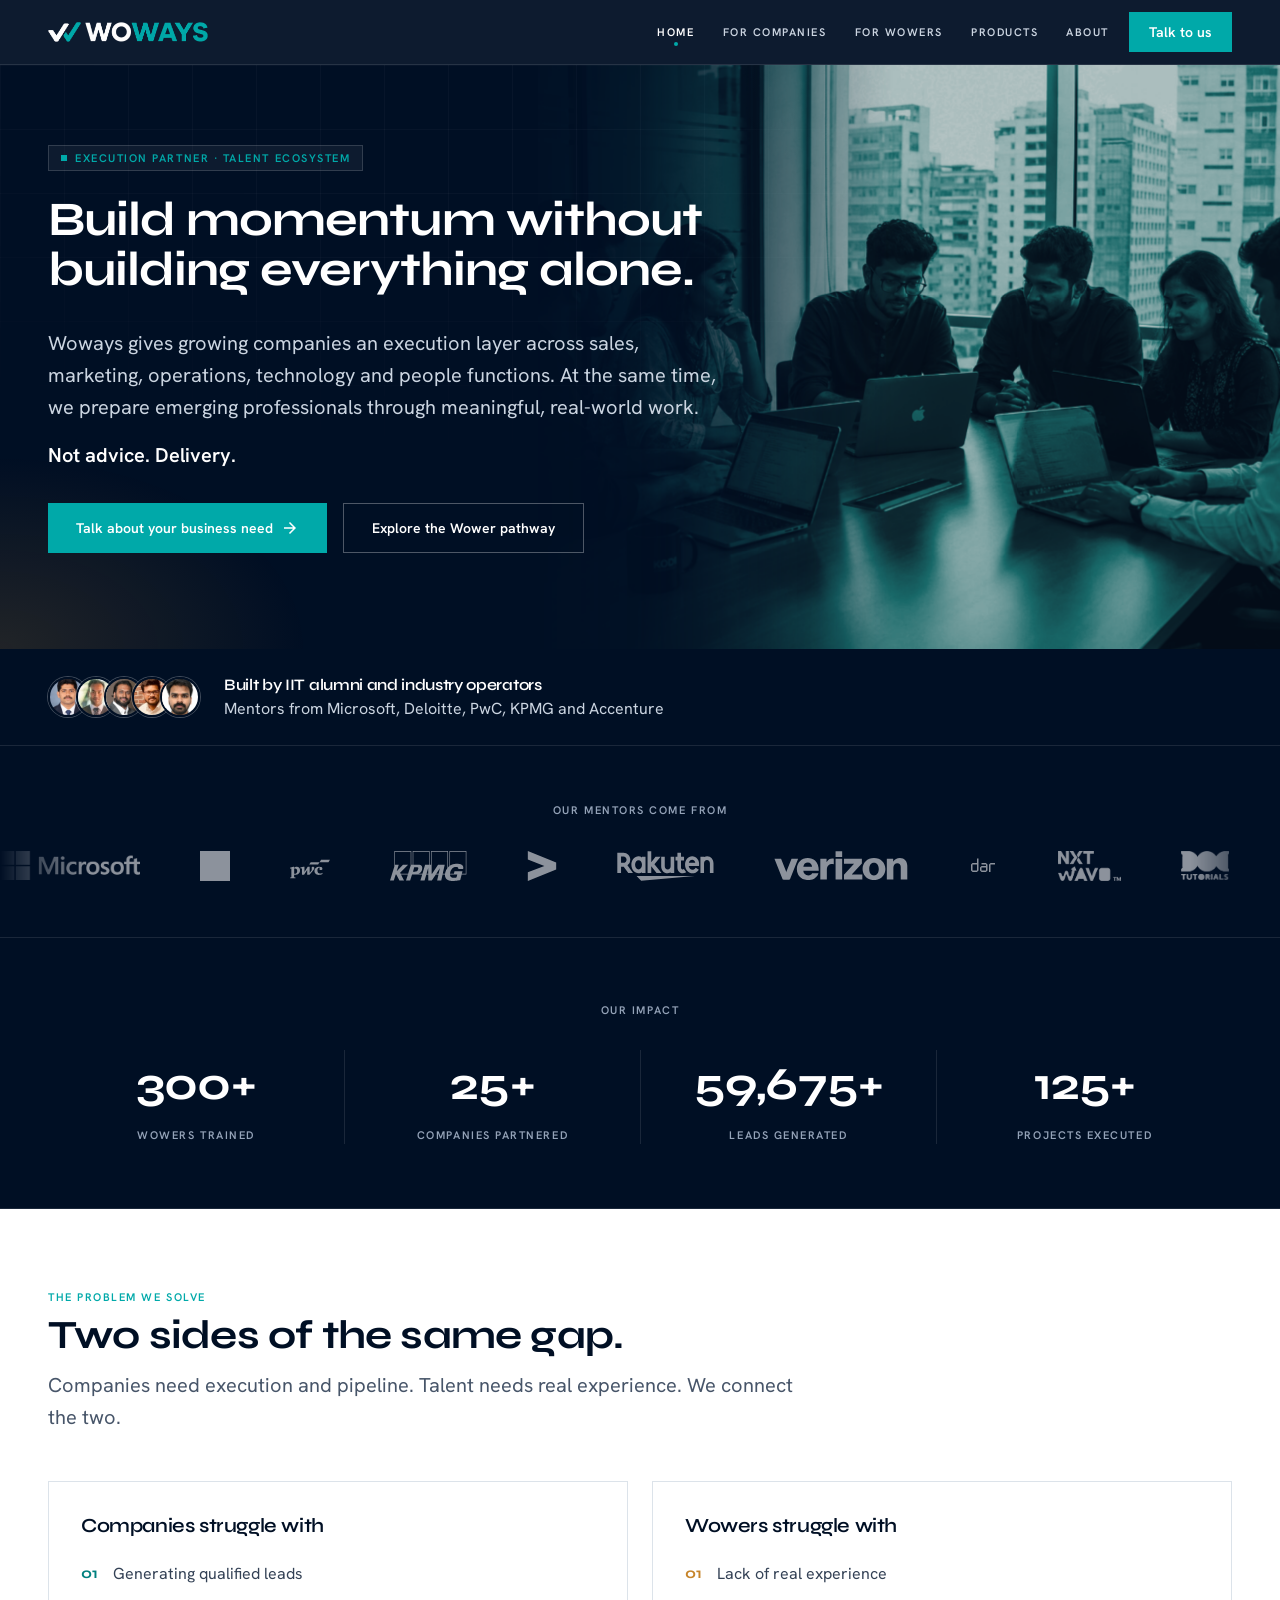
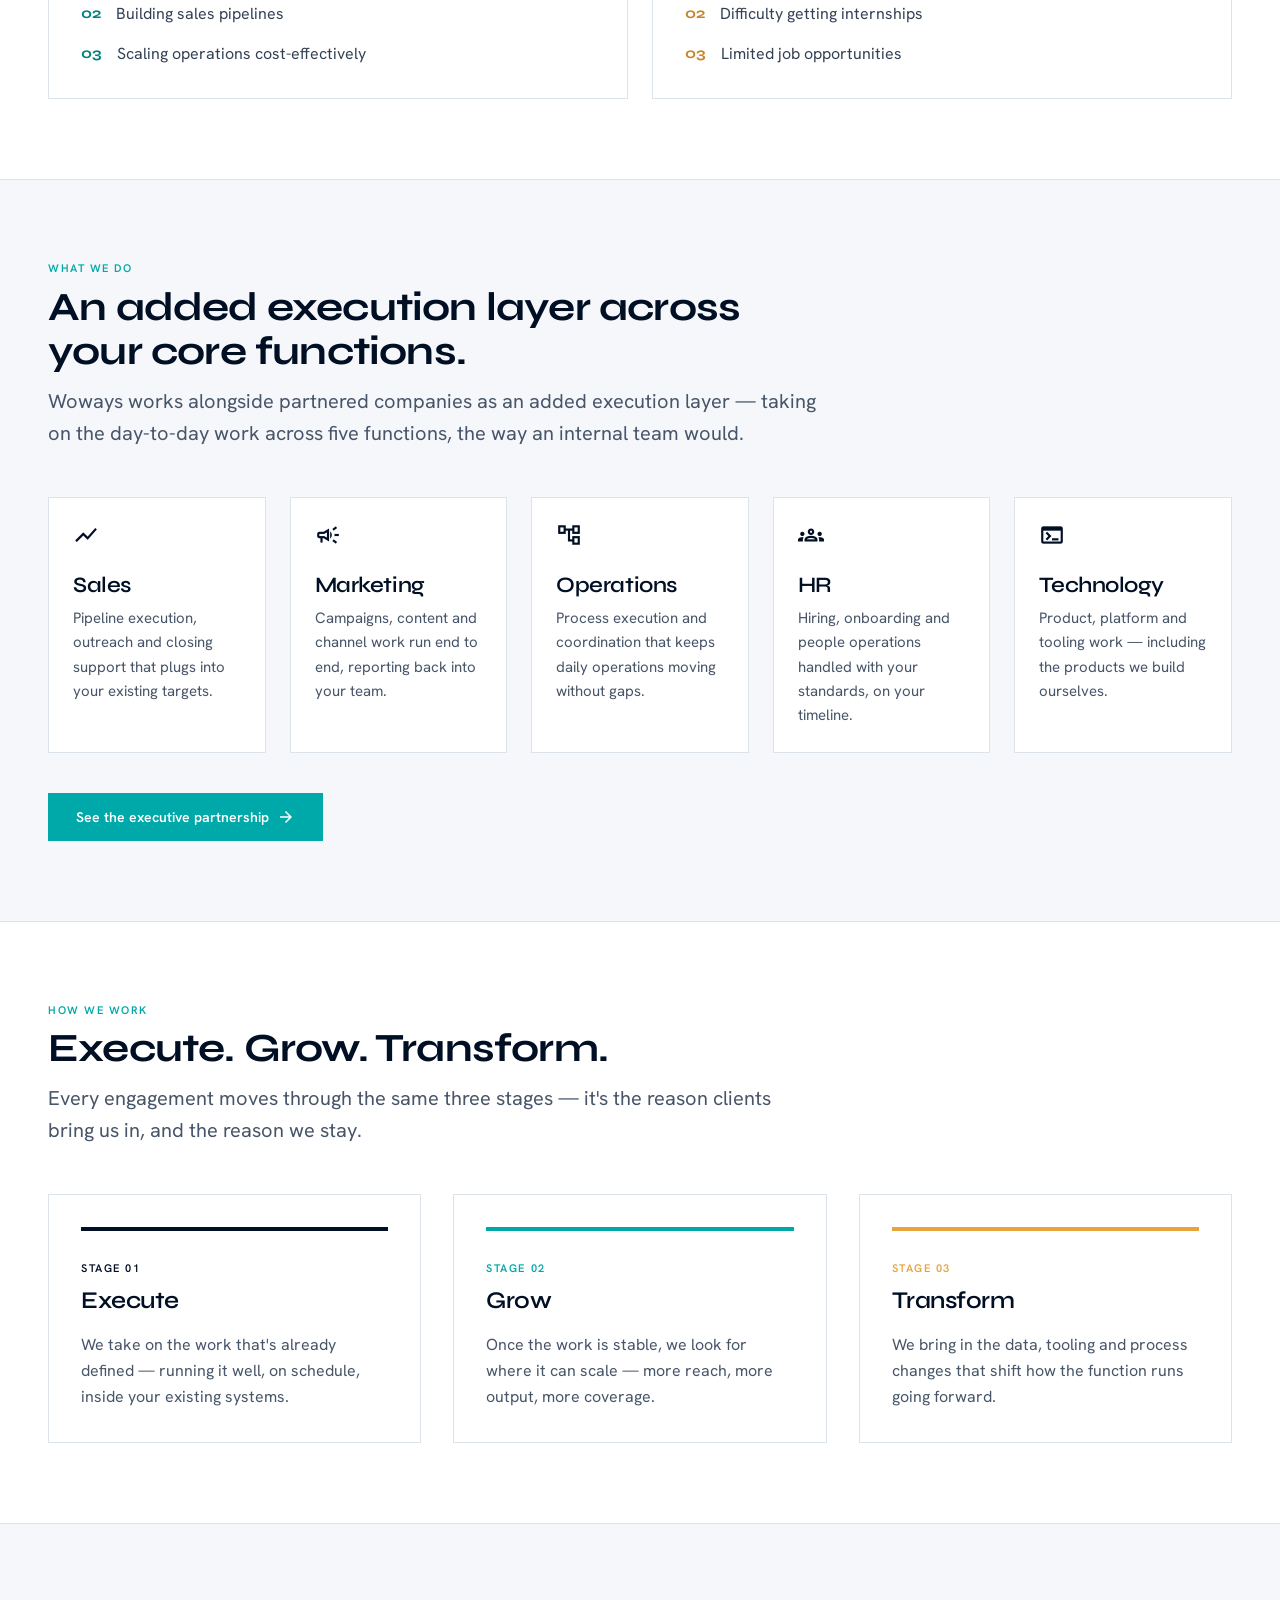
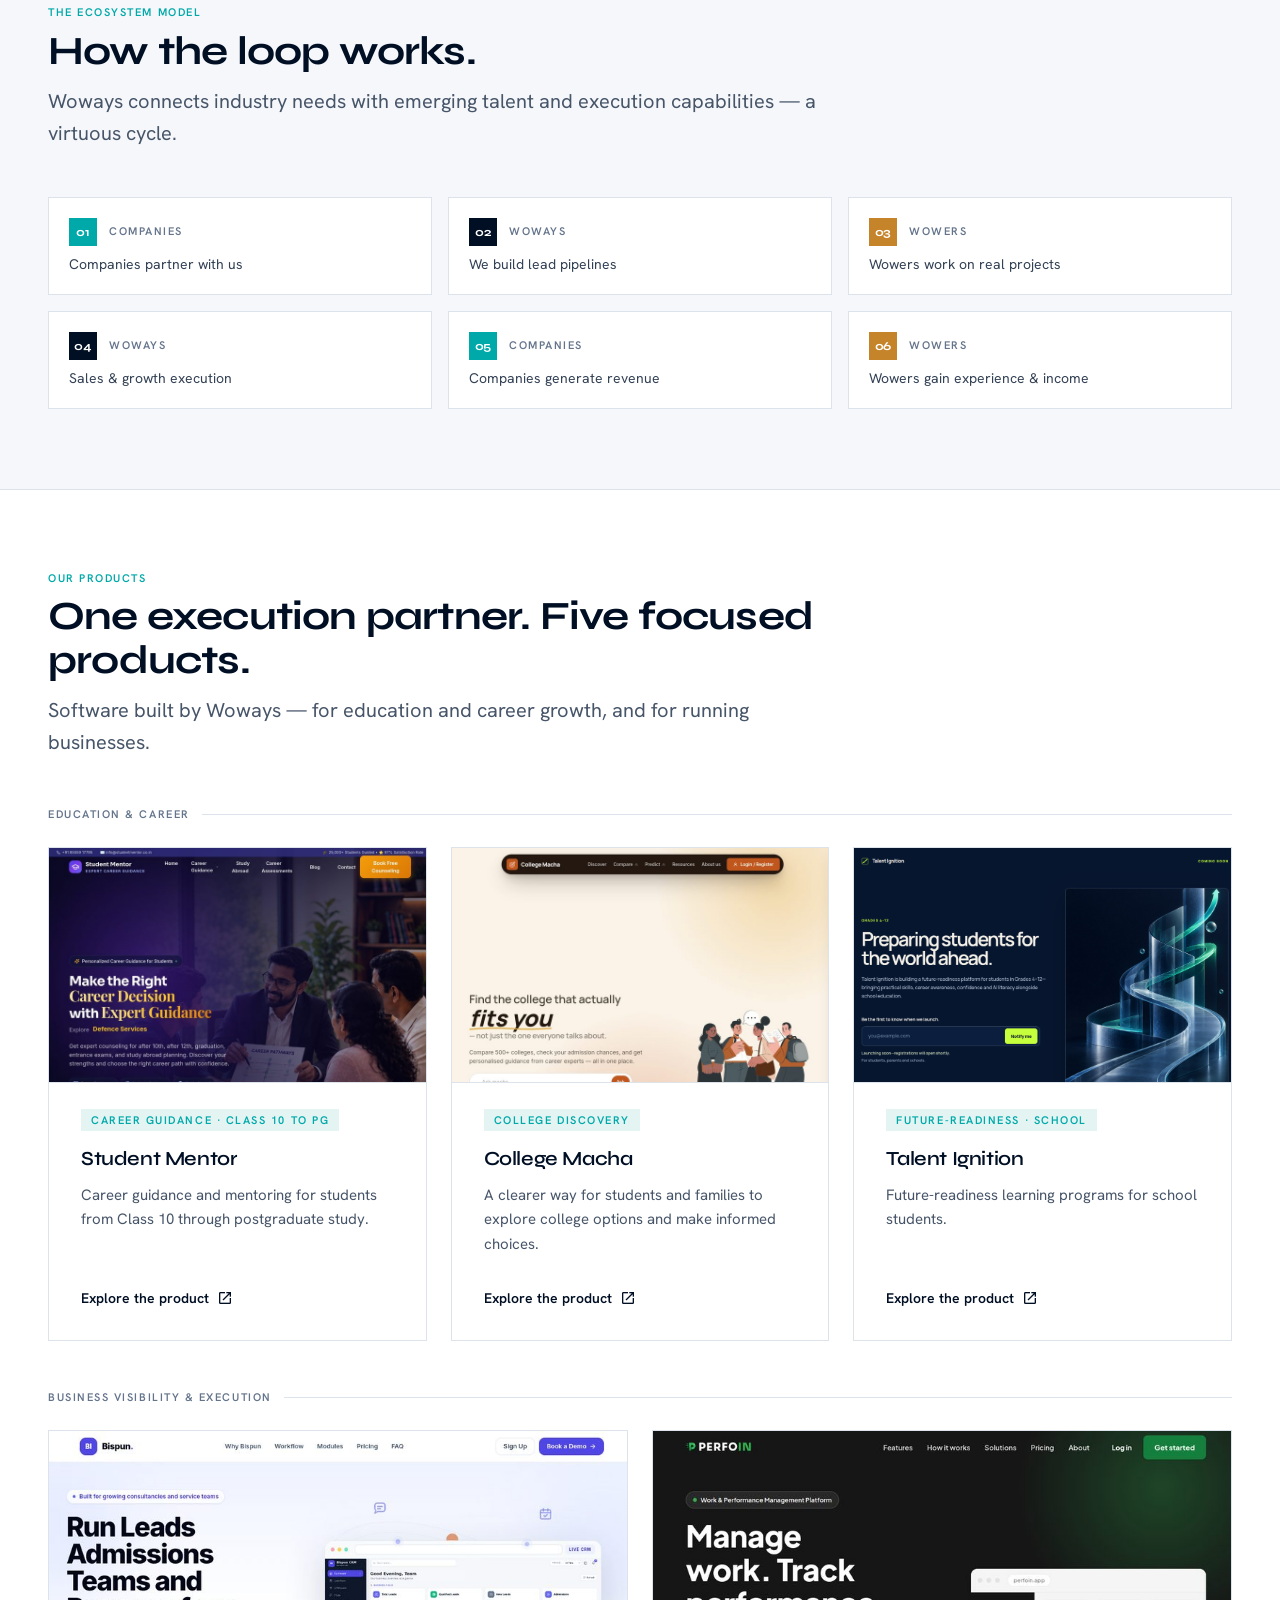
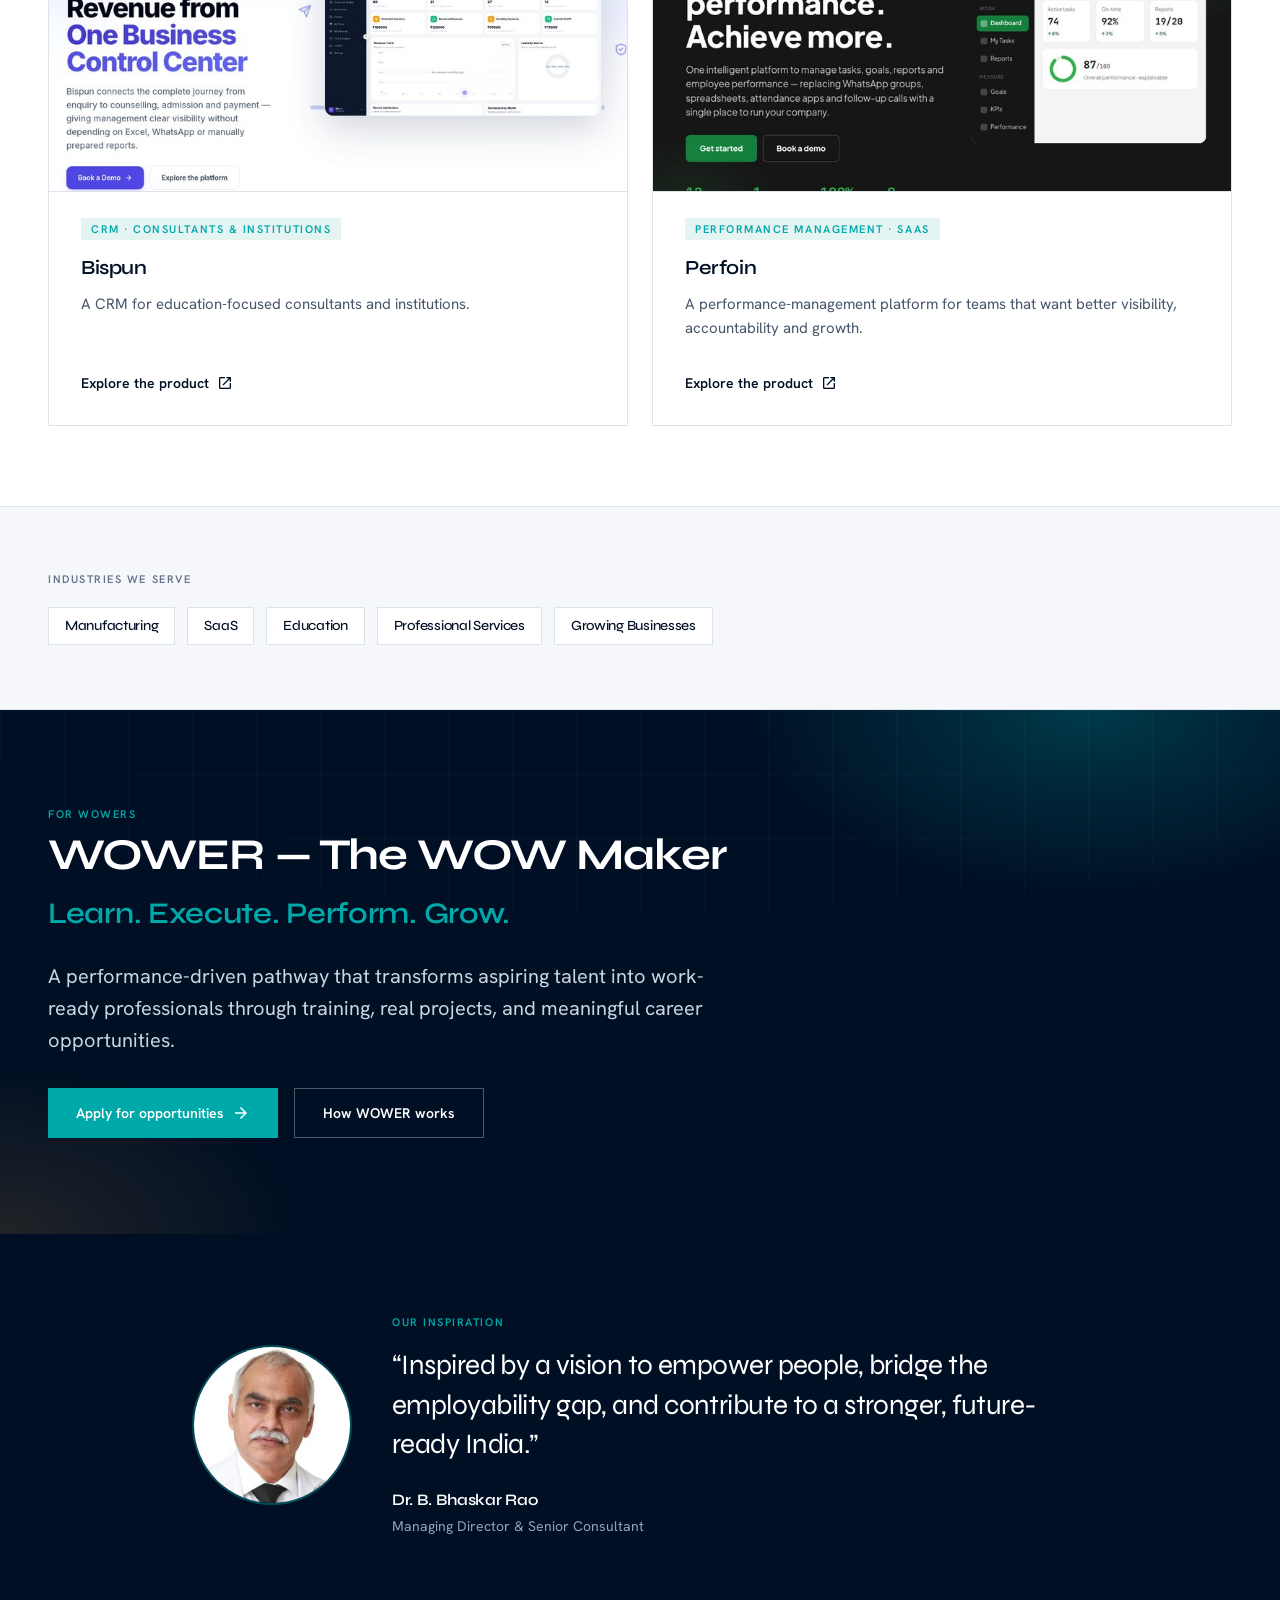
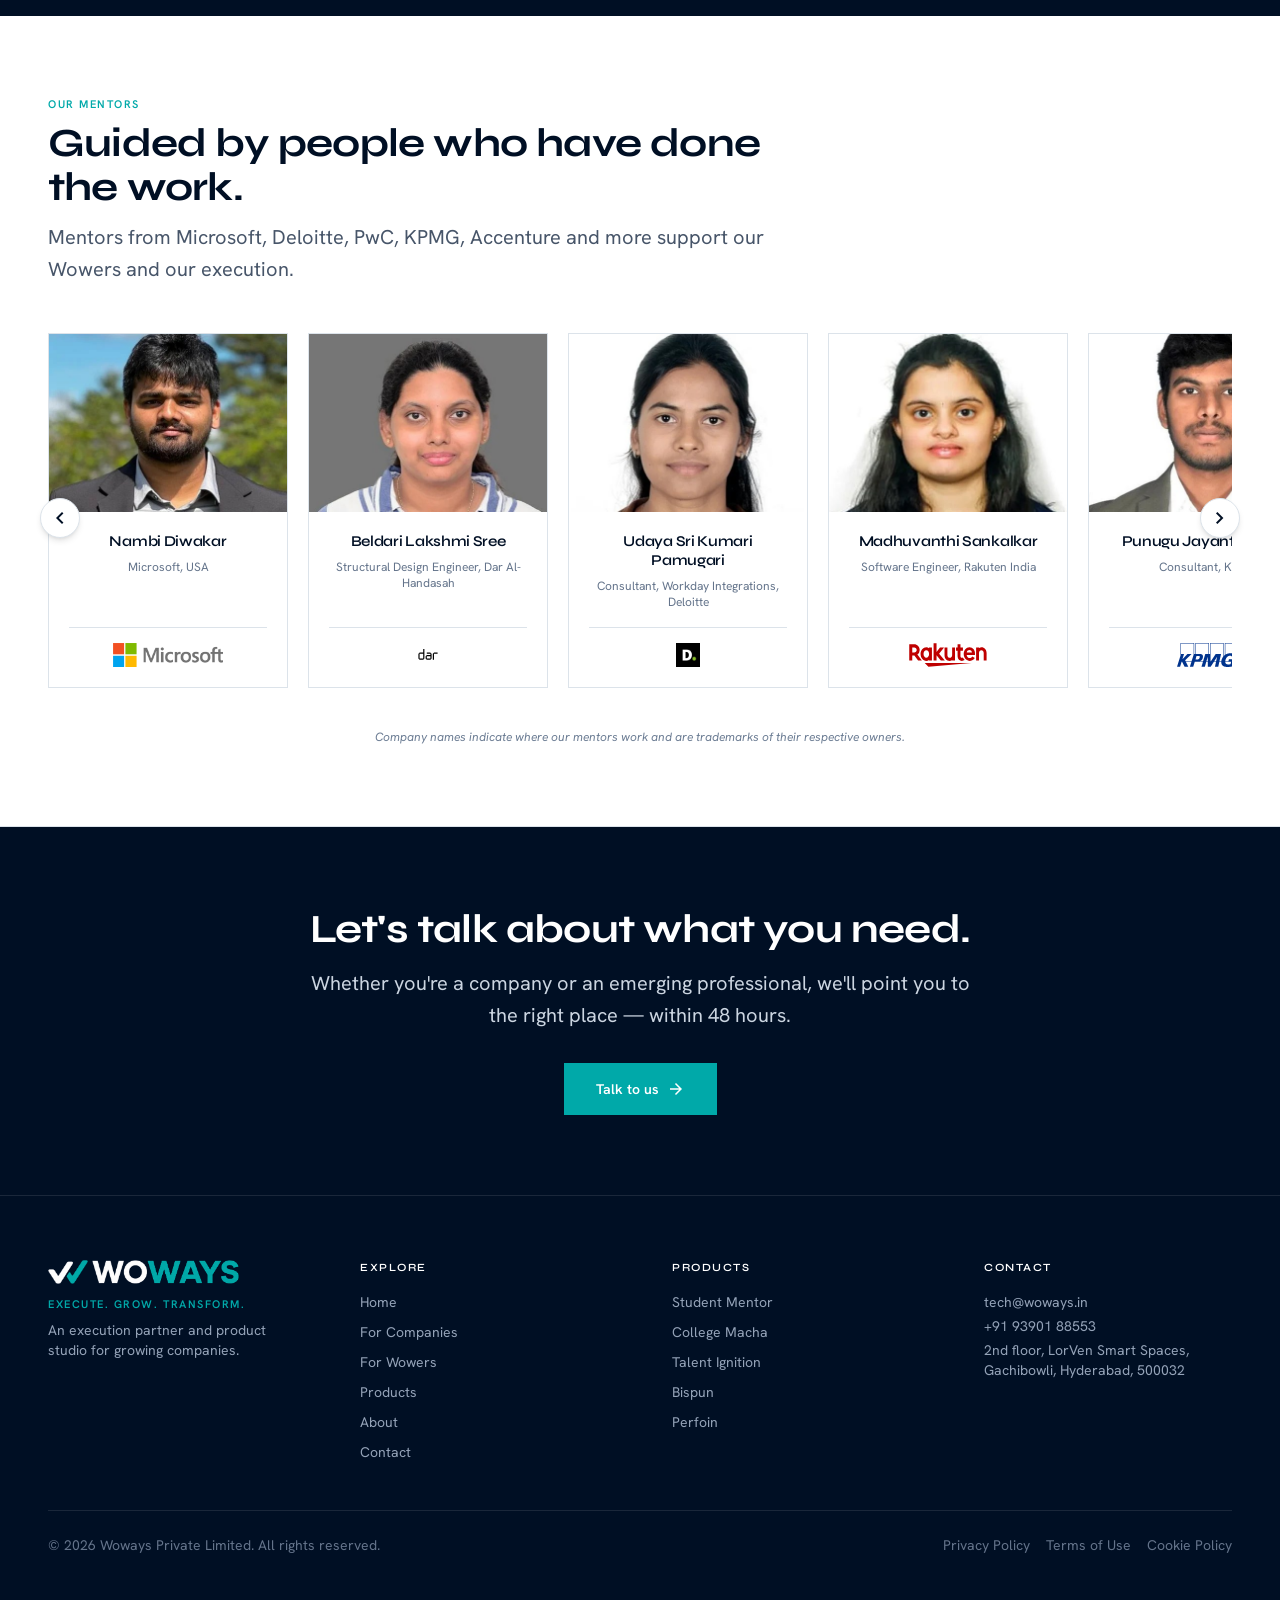
<file: index.html>
<!DOCTYPE html>
<html class="scroll-smooth" lang="en"><head>
<meta charset="utf-8"/>
<meta content="width=device-width, initial-scale=1.0" name="viewport"/>
<title>Woways — Your Executive Partner</title>
<link rel="icon" href="favicon.ico" sizes="any"/>
<link rel="icon" type="image/png" sizes="32x32" href="favicon-32.png"/>
<link rel="icon" type="image/png" sizes="16x16" href="favicon-16.png"/>
<link rel="apple-touch-icon" href="apple-touch-icon.png"/>
<link href="https://fonts.googleapis.com" rel="preconnect"/>
<link crossorigin="" href="https://fonts.gstatic.com" rel="preconnect"/>
<link href="https://fonts.googleapis.com/css2?family=Hanken+Grotesk:ital,wght@0,300;0,400;0,500;0,600;0,700;1,400&family=Syne:wght@500;600;700;800&display=swap" rel="stylesheet"/>
<link href="https://fonts.googleapis.com/css2?family=Material+Symbols+Outlined:wght,FILL@100..700,0..1&display=swap" rel="stylesheet"/>
<link rel="stylesheet" href="styles.css"/>
<style>
 .material-symbols-outlined{font-variation-settings:'FILL' 0,'wght' 400,'GRAD' 0,'opsz' 24;display:inline-block;vertical-align:middle;line-height:1}
 body{font-family:"Hanken Grotesk",sans-serif;overflow-x:hidden}
 img{max-width:100%;height:auto}
 header img,footer img{max-height:2.5rem;width:auto}
 h1,h2,h3,h4,.font-display{font-family:"Syne",sans-serif;letter-spacing:-0.02em}
 .hd1{font-size:clamp(32px,4.6vw,48px);line-height:1.05;font-weight:700}
 .hd2{font-size:clamp(26px,3.6vw,40px);line-height:1.1;font-weight:700}
 .hd3{font-size:22px;line-height:1.2;font-weight:600}
 .lead{font-size:clamp(17px,2.2vw,20px);line-height:1.6}
 .cap{font-size:11px;font-weight:600;letter-spacing:.14em;text-transform:uppercase}
 :focus-visible{outline:2.5px solid #00A9A9;outline-offset:3px}
 .skip{position:absolute;left:-9999px;top:0;background:#00A9A9;color:#02201E;padding:10px 16px;font-weight:600;z-index:200}
 .skip:focus{left:0}
 /* page transition */
 @keyframes pageIn{from{opacity:0;transform:translateY(12px)}to{opacity:1;transform:none}}
 main#main{animation:pageIn .55s cubic-bezier(.2,.7,.2,1) both}
 body.is-leaving{opacity:0;transform:translateY(-8px);transition:opacity .26s ease,transform .26s ease}
 @media (prefers-reduced-motion:reduce){main#main{animation:none}body.is-leaving{opacity:1!important;transform:none!important;transition:none}}
 /* animations */
 .js-anim .reveal{opacity:0;transform:translateY(30px);filter:blur(6px);transition:opacity .8s cubic-bezier(.19,.9,.22,1),transform .8s cubic-bezier(.19,.9,.22,1),filter .8s cubic-bezier(.19,.9,.22,1)}
 .js-anim .reveal.in{opacity:1;transform:none;filter:none}
 .js-anim .stagger.in>*{opacity:0;transform:translateY(24px);filter:blur(5px);animation:rise .7s cubic-bezier(.19,.9,.22,1) forwards}
 .js-anim .stagger.in>*:nth-child(2){animation-delay:.09s}.js-anim .stagger.in>*:nth-child(3){animation-delay:.18s}
 .js-anim .stagger.in>*:nth-child(4){animation-delay:.27s}.js-anim .stagger.in>*:nth-child(5){animation-delay:.36s}
 .js-anim .stagger.in>*:nth-child(6){animation-delay:.45s}
 @keyframes rise{to{opacity:1;transform:none;filter:none}}
 .herofade{opacity:0;transform:translateY(16px);animation:rise .8s cubic-bezier(.2,.7,.2,1) .05s forwards}
 /* masked headline reveal */
 .hrise{overflow:hidden;padding-bottom:.16em}
 .hrise>span{display:block;transform:translateY(108%);animation:hrise .95s cubic-bezier(.19,.9,.22,1) .12s both}
 @keyframes hrise{from{transform:translateY(108%)}to{transform:translateY(0)}}
 @media (prefers-reduced-motion:reduce){.hrise{overflow:visible;padding-bottom:0}.hrise>span{transform:none;animation:none}}
 .card-lift{transition:transform .2s ease,box-shadow .2s ease,border-color .2s ease}
 .card-lift:hover{transform:translateY(-4px);box-shadow:0 24px 50px -30px rgba(0,15,36,.5)}
 .arrow-move{transition:transform .16s ease}
 .grp:hover .arrow-move{transform:translateX(4px)}
 @media (prefers-reduced-motion:reduce){.reveal,.stagger>*,.herofade{opacity:1!important;transform:none!important;filter:none!important;animation:none!important}.mascot-float{animation:none!important}}
 .mascot-float{animation:bob 4.2s ease-in-out infinite}
 @keyframes bob{0%,100%{transform:translateY(0)}50%{transform:translateY(-10px)}}
 @keyframes floaty{0%,100%{transform:translateY(0)}50%{transform:translateY(-14px)}}
 .floaty{animation:floaty 6s ease-in-out infinite}
 @media (prefers-reduced-motion:reduce){.floaty{animation:none!important}}
 @keyframes haloPulse{0%,100%{opacity:.5;transform:scale(1)}50%{opacity:.85;transform:scale(1.07)}}
 .halo{filter:blur(34px);animation:haloPulse 7.5s ease-in-out infinite;will-change:opacity,transform}
 @media (prefers-reduced-motion:reduce){.halo{animation:none!important;opacity:.68!important;transform:none!important}}
 .glow{background:radial-gradient(46% 60% at 85% 0%,rgba(0,169,169,.28),transparent 60%),radial-gradient(40% 55% at 0% 100%,rgba(232,163,61,.14),transparent 60%);animation:glowdrift 16s ease-in-out infinite;will-change:transform,opacity}
 @keyframes glowdrift{0%,100%{transform:scale(1) translate3d(0,0,0);opacity:1}50%{transform:scale(1.12) translate3d(2%,1.5%,0);opacity:.82}}
 @media (prefers-reduced-motion:reduce){.glow{animation:none!important}}
 /* logo marquee */
 .mq{position:relative;-webkit-mask:linear-gradient(90deg,transparent,#000 7%,#000 93%,transparent);mask:linear-gradient(90deg,transparent,#000 7%,#000 93%,transparent)}
 .mq-track{display:flex;align-items:center;gap:60px;width:max-content;animation:mqscroll 42s linear infinite}
 .mq:hover .mq-track{animation-play-state:paused}
 .mq-item{display:inline-flex;align-items:center;flex:none}
 .mq-item img{height:30px;width:auto;max-width:150px;object-fit:contain;filter:brightness(0) invert(1);opacity:.55;transition:opacity .25s ease}
 .mq-item:hover img{opacity:.95}
 @keyframes mqscroll{from{transform:translate3d(0,0,0)}to{transform:translate3d(-50%,0,0)}}
 @media (prefers-reduced-motion:reduce){.mq-track{animation:none;flex-wrap:wrap;justify-content:center;width:100%;gap:28px 48px}.mq{-webkit-mask:none;mask:none}}
 .gridlines{background-image:linear-gradient(rgba(255,255,255,.05) 1px,transparent 1px),linear-gradient(90deg,rgba(255,255,255,.05) 1px,transparent 1px);background-size:64px 64px;-webkit-mask:radial-gradient(120% 90% at 50% 0%,#000 30%,transparent 78%);mask:radial-gradient(120% 90% at 50% 0%,#000 30%,transparent 78%)}
</style>
</head><body class="bg-paperBg text-brandNavy antialiased"><a href="#main" class="skip">Skip to content</a><header class="sticky top-0 z-50 bg-brandNavy/95 backdrop-blur border-b border-white/10"><div class="max-w-[1440px] mx-auto px-6 lg:px-12 h-16 flex items-center justify-between"><a href="/" aria-label="Woways — Execute, Grow, Transform" class="flex items-center gap-1 shrink-0"><img src="logo-icon.png" alt="" class="h-5 w-auto"/><img src="logo-word.png" alt="Woways" class="h-5 w-auto"/></a><div class="flex items-center gap-5"><nav class="hidden md:flex items-center gap-5 lg:gap-7" aria-label="Primary"><a class="cap text-white transition-colors relative" href="/" aria-current="page">Home<span class="absolute -bottom-1.5 left-1/2 -translate-x-1/2 w-1 h-1 rounded-full bg-brandTeal"></span></a><a class="cap text-slate-300 hover:text-white transition-colors" href="companies">For Companies</a><a class="cap text-slate-300 hover:text-white transition-colors" href="wowers">For Wowers</a><a class="cap text-slate-300 hover:text-white transition-colors" href="products">Products</a><a class="cap text-slate-300 hover:text-white transition-colors" href="about">About</a></nav><a class="hidden sm:inline-flex items-center bg-brandTeal hover:bg-brandTealDark text-white text-sm font-semibold px-5 py-2.5 transition-colors" href="contact">Talk to us</a><button id="mbtn" class="md:hidden text-white p-2" aria-label="Open menu" aria-expanded="false"><span class="material-symbols-outlined">menu</span></button></div></div><div id="mmenu" class="hidden md:hidden bg-brandNavy border-t border-white/10"><a class="block px-6 py-3 text-slate-200 border-t border-white/10 font-display font-semibold" href="/">Home</a><a class="block px-6 py-3 text-slate-200 border-t border-white/10 font-display font-semibold" href="companies">For Companies</a><a class="block px-6 py-3 text-slate-200 border-t border-white/10 font-display font-semibold" href="wowers">For Wowers</a><a class="block px-6 py-3 text-slate-200 border-t border-white/10 font-display font-semibold" href="products">Products</a><a class="block px-6 py-3 text-slate-200 border-t border-white/10 font-display font-semibold" href="about">About</a><div class="p-4 border-t border-white/10"><a class="block text-center bg-brandTeal hover:bg-brandTealDark text-white text-sm font-semibold px-6 py-3 transition-colors" href="contact">Talk to us</a></div></div></header><main id="main" tabindex="-1"><section class="relative bg-brandNavy text-white overflow-hidden"><div class="absolute inset-0 glow pointer-events-none"></div><div class="absolute inset-0 gridlines opacity-60 pointer-events-none"></div><div class="hidden lg:block absolute top-0 right-0 h-full w-[58%] overflow-hidden herofade" style="animation-delay:.18s"><div data-parallax class="h-full w-full will-change-transform scale-[1.08]"><img src="hero-home.png" alt="A team collaborating around a table in a modern office" loading="eager" class="w-full h-full object-cover object-center" style="filter:saturate(.72) brightness(.8);-webkit-mask-image:linear-gradient(to right,transparent 0%,rgba(0,0,0,.12) 16%,#000 48%);mask-image:linear-gradient(to right,transparent 0%,rgba(0,0,0,.12) 16%,#000 48%)"/></div></div><div class="relative max-w-[1440px] mx-auto px-6 lg:px-12 pt-12 lg:pt-16 pb-14 lg:pb-20"><div class="max-w-2xl herofade lg:min-h-[440px] flex flex-col justify-center items-start"><div class="inline-flex items-center gap-2 px-3 py-1 bg-white/5 border border-white/15 text-brandTeal cap mb-6"><span class="w-1.5 h-1.5 bg-brandTeal inline-block"></span> Execution partner · Talent ecosystem</div><h1 class="hd1 text-white mb-6 hrise"><span>Build momentum without building everything alone.</span></h1><p class="lead text-slate-300 mb-8">Woways gives growing companies an execution layer across sales, marketing, operations, technology and people functions. At the same time, we prepare emerging professionals through meaningful, real-world work.<br class="hidden sm:block"/><span class="inline-block mt-4 text-white font-semibold">Not advice. Delivery.</span></p><div class="flex flex-wrap gap-4"><a class="bg-brandTeal hover:bg-brandTealDark text-white text-sm font-semibold px-7 py-3.5 transition-colors inline-flex items-center gap-2" href="partnerships#partner-form">Talk about your business need <span class="material-symbols-outlined text-[18px]" aria-hidden="true">arrow_forward</span></a><a class="border border-white/30 hover:border-white hover:bg-white/5 text-white text-sm font-semibold px-7 py-3.5 transition-colors" href="wowers">Explore the Wower pathway</a></div></div><img src="hero-home.png" alt="A team collaborating around a table in a modern office" loading="eager" class="lg:hidden block mt-10 h-60 sm:h-72 object-cover object-center herofade" style="animation-delay:.12s;filter:saturate(.72) brightness(.8);width:calc(100% + 3rem);margin-left:-1.5rem;margin-right:-1.5rem;-webkit-mask-image:linear-gradient(to bottom,transparent 0%,#000 26%,#000 100%);mask-image:linear-gradient(to bottom,transparent 0%,#000 26%,#000 100%)"/></div></section><section class="bg-brandNavy py-6 border-b border-white/10"><div class="max-w-[1440px] mx-auto px-6 lg:px-12 flex flex-col sm:flex-row items-center sm:items-center gap-4 sm:gap-6 reveal"><div class="flex items-center shrink-0" aria-hidden="true"><img src="m/jagadishwar-reddy.jpg" alt="Jagadishwar Reddy" loading="lazy" class="w-10 h-10 rounded-full object-cover border-2 border-brandNavy ring-1 ring-white/25 -ml-3 first:ml-0"/><img src="m/vihang.jpg" alt="Vihang Gunnam" loading="lazy" class="w-10 h-10 rounded-full object-cover border-2 border-brandNavy ring-1 ring-white/25 -ml-3 first:ml-0"/><img src="m/bhargav-chowdary.jpg" alt="Durga Bhargav Chowdary Kotha" loading="lazy" class="w-10 h-10 rounded-full object-cover border-2 border-brandNavy ring-1 ring-white/25 -ml-3 first:ml-0"/><img src="m/rohit-karre.jpg" alt="Rohit Karre" loading="lazy" class="w-10 h-10 rounded-full object-cover border-2 border-brandNavy ring-1 ring-white/25 -ml-3 first:ml-0"/><img src="m/omkareshwar-boda.jpg" alt="Omkareshwar Boda" loading="lazy" class="w-10 h-10 rounded-full object-cover border-2 border-brandNavy ring-1 ring-white/25 -ml-3 first:ml-0"/></div><div class="text-center sm:text-left"><div class="text-white text-sm md:text-base font-display font-semibold">Built by IIT alumni and industry operators</div><div class="text-slate-300 text-sm md:text-base">Mentors from Microsoft, Deloitte, PwC, KPMG and Accenture</div></div></div></section><section class="bg-brandNavy py-12 lg:py-14 border-b border-white/10 overflow-hidden"><div class="max-w-[1440px] mx-auto px-6 lg:px-12"><p class="cap text-slate-400 text-center mb-8 reveal">Our mentors come from</p></div><div class="mq" aria-hidden="true"><div class="mq-track"><span class="mq-item"><img src="m/org-microsoft.png" alt="Microsoft" loading="lazy"/></span><span class="mq-item"><img src="m/org-deloitte.png" alt="Deloitte" loading="lazy"/></span><span class="mq-item"><img src="m/org-pwc.svg" alt="PwC" loading="lazy"/></span><span class="mq-item"><img src="m/org-kpmg.svg" alt="KPMG" loading="lazy"/></span><span class="mq-item"><img src="m/org-accenture.svg" alt="Accenture" loading="lazy"/></span><span class="mq-item"><img src="m/org-rakuten.svg" alt="Rakuten" loading="lazy"/></span><span class="mq-item"><img src="m/org-verizon.svg" alt="Verizon" loading="lazy"/></span><span class="mq-item"><img src="m/org-dar-al-handasah.svg" alt="Dar Al-Handasah" loading="lazy"/></span><span class="mq-item"><img src="m/org-nxtwave.png" alt="NxtWave" loading="lazy"/></span><span class="mq-item"><img src="m/org-doctutorials.png" alt="DocTutorials" loading="lazy"/></span><span class="mq-item"><img src="m/org-zyrolifts.png" alt="Zyrolifts" loading="lazy"/></span><span class="mq-item"><img src="m/org-microsoft.png" alt="Microsoft" loading="lazy"/></span><span class="mq-item"><img src="m/org-deloitte.png" alt="Deloitte" loading="lazy"/></span><span class="mq-item"><img src="m/org-pwc.svg" alt="PwC" loading="lazy"/></span><span class="mq-item"><img src="m/org-kpmg.svg" alt="KPMG" loading="lazy"/></span><span class="mq-item"><img src="m/org-accenture.svg" alt="Accenture" loading="lazy"/></span><span class="mq-item"><img src="m/org-rakuten.svg" alt="Rakuten" loading="lazy"/></span><span class="mq-item"><img src="m/org-verizon.svg" alt="Verizon" loading="lazy"/></span><span class="mq-item"><img src="m/org-dar-al-handasah.svg" alt="Dar Al-Handasah" loading="lazy"/></span><span class="mq-item"><img src="m/org-nxtwave.png" alt="NxtWave" loading="lazy"/></span><span class="mq-item"><img src="m/org-doctutorials.png" alt="DocTutorials" loading="lazy"/></span><span class="mq-item"><img src="m/org-zyrolifts.png" alt="Zyrolifts" loading="lazy"/></span></div></div></section><section class="bg-brandNavy py-14 lg:py-16 border-b border-white/10"><div class="max-w-[1440px] mx-auto px-6 lg:px-12"><p class="cap text-slate-400 mb-8 text-center reveal">Our impact</p><div class="grid grid-cols-2 md:grid-cols-4 gap-y-8 reveal"><div class="text-center px-2 "><div class="font-display font-bold text-white" style="font-size:clamp(30px,4.6vw,46px);letter-spacing:-0.02em"><span class="countup" data-to="300">300</span>+</div><div class="cap text-slate-400 mt-2">Wowers trained</div></div><div class="text-center px-2 md:border-l md:border-white/10"><div class="font-display font-bold text-white" style="font-size:clamp(30px,4.6vw,46px);letter-spacing:-0.02em"><span class="countup" data-to="25">25</span>+</div><div class="cap text-slate-400 mt-2">Companies partnered</div></div><div class="text-center px-2 md:border-l md:border-white/10"><div class="font-display font-bold text-white" style="font-size:clamp(30px,4.6vw,46px);letter-spacing:-0.02em"><span class="countup" data-to="59675">59,675</span>+</div><div class="cap text-slate-400 mt-2">Leads generated</div></div><div class="text-center px-2 md:border-l md:border-white/10"><div class="font-display font-bold text-white" style="font-size:clamp(30px,4.6vw,46px);letter-spacing:-0.02em"><span class="countup" data-to="125">125</span>+</div><div class="cap text-slate-400 mt-2">Projects executed</div></div></div></div></section><section class="bg-white py-16 lg:py-20 border-b border-borderLine"><div class="max-w-[1440px] mx-auto px-6 lg:px-12"><div class="max-w-3xl mb-12 reveal"><span class="cap text-brandTeal block mb-2">The problem we solve</span><h2 class="hd2 text-brandNavy mb-3">Two sides of the same gap.</h2><p class="lead text-slate-600">Companies need execution and pipeline. Talent needs real experience. We connect the two.</p></div><div class="grid grid-cols-1 md:grid-cols-2 gap-6 reveal"><div class="bg-white border border-borderLine p-8"><h3 class="hd3 text-brandNavy mb-6" style="font-size:20px">Companies struggle with</h3><div class="space-y-4"><div class="flex gap-4 items-start"><span class="font-display font-bold text-brandTealDark shrink-0" style="font-size:15px">01</span><span class="text-slate-700">Generating qualified leads</span></div><div class="flex gap-4 items-start"><span class="font-display font-bold text-brandTealDark shrink-0" style="font-size:15px">02</span><span class="text-slate-700">Building sales pipelines</span></div><div class="flex gap-4 items-start"><span class="font-display font-bold text-brandTealDark shrink-0" style="font-size:15px">03</span><span class="text-slate-700">Scaling operations cost-effectively</span></div></div></div><div class="bg-white border border-borderLine p-8"><h3 class="hd3 text-brandNavy mb-6" style="font-size:20px">Wowers struggle with</h3><div class="space-y-4"><div class="flex gap-4 items-start"><span class="font-display font-bold text-brandOrangeDark shrink-0" style="font-size:15px">01</span><span class="text-slate-700">Lack of real experience</span></div><div class="flex gap-4 items-start"><span class="font-display font-bold text-brandOrangeDark shrink-0" style="font-size:15px">02</span><span class="text-slate-700">Difficulty getting internships</span></div><div class="flex gap-4 items-start"><span class="font-display font-bold text-brandOrangeDark shrink-0" style="font-size:15px">03</span><span class="text-slate-700">Limited job opportunities</span></div></div></div></div></div></section><section class="bg-paperBg py-16 lg:py-20 border-b border-borderLine" id="capabilities"><div class="max-w-[1440px] mx-auto px-6 lg:px-12"><div class="max-w-3xl mb-12 reveal"><span class="cap text-brandTeal block mb-2">What we do</span><h2 class="hd2 text-brandNavy mb-3">An added execution layer across your core functions.</h2><p class="lead text-slate-600">Woways works alongside partnered companies as an added execution layer — taking on the day-to-day work across five functions, the way an internal team would.</p></div><div class="grid grid-cols-1 md:grid-cols-3 lg:grid-cols-5 gap-6 stagger reveal"><div class="bg-white border border-borderLine p-6 card-lift group"><span class="material-symbols-outlined text-[26px] text-brandNavy group-hover:text-brandTeal transition-colors mb-6 block" aria-hidden="true">show_chart</span><h3 class="hd3 text-brandNavy mb-2">Sales</h3><p class="text-[15px] leading-relaxed text-slate-600 leading-relaxed">Pipeline execution, outreach and closing support that plugs into your existing targets.</p></div><div class="bg-white border border-borderLine p-6 card-lift group"><span class="material-symbols-outlined text-[26px] text-brandNavy group-hover:text-brandTeal transition-colors mb-6 block" aria-hidden="true">campaign</span><h3 class="hd3 text-brandNavy mb-2">Marketing</h3><p class="text-[15px] leading-relaxed text-slate-600 leading-relaxed">Campaigns, content and channel work run end to end, reporting back into your team.</p></div><div class="bg-white border border-borderLine p-6 card-lift group"><span class="material-symbols-outlined text-[26px] text-brandNavy group-hover:text-brandTeal transition-colors mb-6 block" aria-hidden="true">account_tree</span><h3 class="hd3 text-brandNavy mb-2">Operations</h3><p class="text-[15px] leading-relaxed text-slate-600 leading-relaxed">Process execution and coordination that keeps daily operations moving without gaps.</p></div><div class="bg-white border border-borderLine p-6 card-lift group"><span class="material-symbols-outlined text-[26px] text-brandNavy group-hover:text-brandTeal transition-colors mb-6 block" aria-hidden="true">groups</span><h3 class="hd3 text-brandNavy mb-2">HR</h3><p class="text-[15px] leading-relaxed text-slate-600 leading-relaxed">Hiring, onboarding and people operations handled with your standards, on your timeline.</p></div><div class="bg-white border border-borderLine p-6 card-lift group"><span class="material-symbols-outlined text-[26px] text-brandNavy group-hover:text-brandTeal transition-colors mb-6 block" aria-hidden="true">terminal</span><h3 class="hd3 text-brandNavy mb-2">Technology</h3><p class="text-[15px] leading-relaxed text-slate-600 leading-relaxed">Product, platform and tooling work — including the products we build ourselves.</p></div></div><div class="mt-10 reveal"><a class="inline-flex items-center gap-2 bg-brandTeal hover:bg-brandTealDark text-white text-sm font-semibold px-7 py-3.5 transition-colors grp" href="companies">See the executive partnership <span class="material-symbols-outlined text-[18px] arrow-move" aria-hidden="true">arrow_forward</span></a></div></div></section><section class="bg-white py-16 lg:py-20 border-b border-borderLine" id="how"><div class="max-w-[1440px] mx-auto px-6 lg:px-12"><div class="max-w-3xl mb-12 reveal"><span class="cap text-brandTeal block mb-2">How we work</span><h2 class="hd2 text-brandNavy mb-3">Execute. Grow. Transform.</h2><p class="lead text-slate-600">Every engagement moves through the same three stages — it's the reason clients bring us in, and the reason we stay.</p></div><div class="grid grid-cols-1 md:grid-cols-3 gap-8 stagger reveal"><div class="border border-borderLine p-8 bg-white card-lift"><div class="w-full h-1 bg-brandNavy mb-6"></div><span class="cap text-brandNavy font-bold">STAGE 01</span><h3 class="hd3 text-brandNavy mt-2 mb-4" style="font-size:24px">Execute</h3><p class="text-slate-600 leading-relaxed">We take on the work that's already defined — running it well, on schedule, inside your existing systems.</p></div><div class="border border-borderLine p-8 bg-white card-lift"><div class="w-full h-1 bg-brandTeal mb-6"></div><span class="cap text-brandTeal font-bold">STAGE 02</span><h3 class="hd3 text-brandNavy mt-2 mb-4" style="font-size:24px">Grow</h3><p class="text-slate-600 leading-relaxed">Once the work is stable, we look for where it can scale — more reach, more output, more coverage.</p></div><div class="border border-borderLine p-8 bg-white card-lift"><div class="w-full h-1 bg-brandOrange mb-6"></div><span class="cap text-brandOrange font-bold">STAGE 03</span><h3 class="hd3 text-brandNavy mt-2 mb-4" style="font-size:24px">Transform</h3><p class="text-slate-600 leading-relaxed">We bring in the data, tooling and process changes that shift how the function runs going forward.</p></div></div></div></section><section class="bg-paperBg py-16 lg:py-20 border-b border-borderLine"><div class="max-w-[1440px] mx-auto px-6 lg:px-12"><div class="max-w-3xl mb-12 reveal"><span class="cap text-brandTeal block mb-2">The ecosystem model</span><h2 class="hd2 text-brandNavy mb-3">How the loop works.</h2><p class="lead text-slate-600">Woways connects industry needs with emerging talent and execution capabilities — a virtuous cycle.</p></div><div class="grid grid-cols-1 sm:grid-cols-2 lg:grid-cols-3 gap-4 stagger reveal"><div class="bg-white border border-borderLine p-5 card-lift"><div class="flex items-center gap-3 mb-2"><span class="w-7 h-7 bg-brandTeal text-white grid place-items-center font-display font-bold text-xs shrink-0">01</span><span class="cap text-slate-500">Companies</span></div><p class="text-slate-700 text-sm">Companies partner with us</p></div><div class="bg-white border border-borderLine p-5 card-lift"><div class="flex items-center gap-3 mb-2"><span class="w-7 h-7 bg-brandNavy text-white grid place-items-center font-display font-bold text-xs shrink-0">02</span><span class="cap text-slate-500">Woways</span></div><p class="text-slate-700 text-sm">We build lead pipelines</p></div><div class="bg-white border border-borderLine p-5 card-lift"><div class="flex items-center gap-3 mb-2"><span class="w-7 h-7 bg-brandOrangeDark text-white grid place-items-center font-display font-bold text-xs shrink-0">03</span><span class="cap text-slate-500">Wowers</span></div><p class="text-slate-700 text-sm">Wowers work on real projects</p></div><div class="bg-white border border-borderLine p-5 card-lift"><div class="flex items-center gap-3 mb-2"><span class="w-7 h-7 bg-brandNavy text-white grid place-items-center font-display font-bold text-xs shrink-0">04</span><span class="cap text-slate-500">Woways</span></div><p class="text-slate-700 text-sm">Sales & growth execution</p></div><div class="bg-white border border-borderLine p-5 card-lift"><div class="flex items-center gap-3 mb-2"><span class="w-7 h-7 bg-brandTeal text-white grid place-items-center font-display font-bold text-xs shrink-0">05</span><span class="cap text-slate-500">Companies</span></div><p class="text-slate-700 text-sm">Companies generate revenue</p></div><div class="bg-white border border-borderLine p-5 card-lift"><div class="flex items-center gap-3 mb-2"><span class="w-7 h-7 bg-brandOrangeDark text-white grid place-items-center font-display font-bold text-xs shrink-0">06</span><span class="cap text-slate-500">Wowers</span></div><p class="text-slate-700 text-sm">Wowers gain experience & income</p></div></div></div></section><section class="bg-white py-16 lg:py-20 border-b border-borderLine" id="products"><div class="max-w-[1440px] mx-auto px-6 lg:px-12"><div class="max-w-3xl mb-12 reveal"><span class="cap text-brandTeal block mb-2">Our products</span><h2 class="hd2 text-brandNavy mb-3">One execution partner. Five focused products.</h2><p class="lead text-slate-600">Software built by Woways — for education and career growth, and for running businesses.</p></div><div class="flex items-center gap-3 mb-6 reveal"><span class="cap text-slate-500">Education &amp; Career</span><div class="h-px bg-borderLine flex-1"></div></div><div class="grid grid-cols-1 md:grid-cols-3 gap-6 stagger reveal"><a class="bg-white border border-borderLine p-8 card-lift grp flex flex-col justify-between hover:border-brandNavy overflow-hidden" href="https://studentmentor.co.in" target="_blank" rel="noopener noreferrer"><div><div class="aspect-[16/10] overflow-hidden -mx-8 -mt-8 mb-6 border-b border-borderLine"><img src="shot-studentmentor.jpg" alt="Student Mentor preview" loading="lazy" class="w-full h-full object-cover object-top"/></div><span class="cap text-brandTeal bg-brandTealTint px-2.5 py-1">Career guidance · Class 10 to PG</span><h3 class="hd3 text-brandNavy mt-4 mb-3" style="font-size:20px">Student Mentor</h3><p class="text-[15px] leading-relaxed text-slate-600 leading-relaxed mb-8">Career guidance and mentoring for students from Class 10 through postgraduate study.</p></div><span class="inline-flex items-center gap-2 text-sm font-semibold text-brandNavy">Explore the product <span class="material-symbols-outlined text-[16px] arrow-move" aria-hidden="true">open_in_new</span></span></a><a class="bg-white border border-borderLine p-8 card-lift grp flex flex-col justify-between hover:border-brandNavy overflow-hidden" href="https://collegemacha.com" target="_blank" rel="noopener noreferrer"><div><div class="aspect-[16/10] overflow-hidden -mx-8 -mt-8 mb-6 border-b border-borderLine"><img src="shot-collegemacha.jpg" alt="College Macha preview" loading="lazy" class="w-full h-full object-cover object-top"/></div><span class="cap text-brandTeal bg-brandTealTint px-2.5 py-1">College discovery</span><h3 class="hd3 text-brandNavy mt-4 mb-3" style="font-size:20px">College Macha</h3><p class="text-[15px] leading-relaxed text-slate-600 leading-relaxed mb-8">A clearer way for students and families to explore college options and make informed choices.</p></div><span class="inline-flex items-center gap-2 text-sm font-semibold text-brandNavy">Explore the product <span class="material-symbols-outlined text-[16px] arrow-move" aria-hidden="true">open_in_new</span></span></a><a class="bg-white border border-borderLine p-8 card-lift grp flex flex-col justify-between hover:border-brandNavy overflow-hidden" href="https://talentignition.in" target="_blank" rel="noopener noreferrer"><div><div class="aspect-[16/10] overflow-hidden -mx-8 -mt-8 mb-6 border-b border-borderLine"><img src="shot-talentignition.jpg" alt="Talent Ignition preview" loading="lazy" class="w-full h-full object-cover object-top"/></div><span class="cap text-brandTeal bg-brandTealTint px-2.5 py-1">Future-readiness · School</span><h3 class="hd3 text-brandNavy mt-4 mb-3" style="font-size:20px">Talent Ignition</h3><p class="text-[15px] leading-relaxed text-slate-600 leading-relaxed mb-8">Future-readiness learning programs for school students.</p></div><span class="inline-flex items-center gap-2 text-sm font-semibold text-brandNavy">Explore the product <span class="material-symbols-outlined text-[16px] arrow-move" aria-hidden="true">open_in_new</span></span></a></div><div class="flex items-center gap-3 mb-6 mt-12 reveal"><span class="cap text-slate-500">Business Visibility &amp; Execution</span><div class="h-px bg-borderLine flex-1"></div></div><div class="grid grid-cols-1 md:grid-cols-2 gap-6 stagger reveal"><a class="bg-white border border-borderLine p-8 card-lift grp flex flex-col justify-between hover:border-brandNavy overflow-hidden" href="https://bispun.com" target="_blank" rel="noopener noreferrer"><div><div class="aspect-[16/10] overflow-hidden -mx-8 -mt-8 mb-6 border-b border-borderLine"><img src="shot-bispun.jpg" alt="Bispun preview" loading="lazy" class="w-full h-full object-cover object-top"/></div><span class="cap text-brandTeal bg-brandTealTint px-2.5 py-1">CRM · consultants & institutions</span><h3 class="hd3 text-brandNavy mt-4 mb-3" style="font-size:20px">Bispun</h3><p class="text-[15px] leading-relaxed text-slate-600 leading-relaxed mb-8">A CRM for education-focused consultants and institutions.</p></div><span class="inline-flex items-center gap-2 text-sm font-semibold text-brandNavy">Explore the product <span class="material-symbols-outlined text-[16px] arrow-move" aria-hidden="true">open_in_new</span></span></a><a class="bg-white border border-borderLine p-8 card-lift grp flex flex-col justify-between hover:border-brandNavy overflow-hidden" href="https://woways-site.vercel.app" target="_blank" rel="noopener noreferrer"><div><div class="aspect-[16/10] overflow-hidden -mx-8 -mt-8 mb-6 border-b border-borderLine"><img src="shot-performance.jpg" alt="Perfoin preview" loading="lazy" class="w-full h-full object-cover object-top"/></div><span class="cap text-brandTeal bg-brandTealTint px-2.5 py-1">Performance management · SaaS</span><h3 class="hd3 text-brandNavy mt-4 mb-3" style="font-size:20px">Perfoin</h3><p class="text-[15px] leading-relaxed text-slate-600 leading-relaxed mb-8">A performance-management platform for teams that want better visibility, accountability and growth.</p></div><span class="inline-flex items-center gap-2 text-sm font-semibold text-brandNavy">Explore the product <span class="material-symbols-outlined text-[16px] arrow-move" aria-hidden="true">open_in_new</span></span></a></div></div></section><section class="bg-paperBg py-16 border-b border-borderLine"><div class="max-w-[1440px] mx-auto px-6 lg:px-12"><p class="cap text-slate-500 mb-5 reveal">Industries we serve</p><div class="flex flex-wrap gap-3 stagger reveal"><span class="px-4 py-2 bg-white border border-borderLine text-sm font-display font-medium text-brandNavy card-lift">Manufacturing</span><span class="px-4 py-2 bg-white border border-borderLine text-sm font-display font-medium text-brandNavy card-lift">SaaS</span><span class="px-4 py-2 bg-white border border-borderLine text-sm font-display font-medium text-brandNavy card-lift">Education</span><span class="px-4 py-2 bg-white border border-borderLine text-sm font-display font-medium text-brandNavy card-lift">Professional Services</span><span class="px-4 py-2 bg-white border border-borderLine text-sm font-display font-medium text-brandNavy card-lift">Growing Businesses</span></div></div></section><section class="relative bg-brandNavy text-white overflow-hidden"><div class="absolute inset-0 glow pointer-events-none"></div><div class="absolute inset-0 gridlines opacity-60 pointer-events-none"></div><div class="relative max-w-[1440px] mx-auto px-6 lg:px-12 py-16 lg:py-24"><div class="max-w-3xl reveal"><span class="cap text-brandTeal block mb-2">For Wowers</span><h2 class="hd2 text-white mb-3" style="font-size:clamp(28px,4vw,44px)">WOWER — The WOW Maker</h2><p class="font-display font-semibold text-brandTeal mb-6" style="font-size:clamp(20px,2.8vw,30px);letter-spacing:-0.01em">Learn. Execute. Perform. Grow.</p><p class="lead text-slate-300 mb-8 max-w-2xl">A performance-driven pathway that transforms aspiring talent into work-ready professionals through training, real projects, and meaningful career opportunities.</p><div class="flex flex-wrap gap-4"><a class="inline-flex items-center gap-2 bg-brandTeal hover:bg-brandTealDark text-white text-sm font-semibold px-7 py-3.5 transition-colors" href="internships#apply-form">Apply for opportunities <span class="material-symbols-outlined text-[18px]" aria-hidden="true">arrow_forward</span></a><a class="inline-flex items-center gap-2 border border-white/30 hover:border-white hover:bg-white/5 text-white text-sm font-semibold px-7 py-3.5 transition-colors" href="wowers#pathway">How WOWER works</a></div></div></div></section><section class="bg-brandNavy py-16 lg:py-20"><div class="max-w-[1440px] mx-auto px-6 lg:px-12"><div class="max-w-4xl mx-auto grid grid-cols-1 md:grid-cols-[auto_1fr] gap-8 md:gap-10 items-center reveal"><img src="m/bhaskar-rao.jpg" alt="Dr. B. Bhaskar Rao" loading="lazy" class="w-32 h-32 md:w-40 md:h-40 rounded-full object-cover object-top border-2 border-brandTeal/40 mx-auto"/><div class="text-center md:text-left"><span class="cap text-brandTeal block mb-4">Our inspiration</span><p class="font-display text-white" style="font-size:clamp(20px,2.8vw,28px);line-height:1.4;letter-spacing:-0.02em">“Inspired by a vision to empower people, bridge the employability gap, and contribute to a stronger, future-ready India.”</p><div class="mt-6"><div class="font-display font-semibold text-white">Dr. B. Bhaskar Rao</div><div class="text-sm text-slate-400 mt-1">Managing Director &amp; Senior Consultant</div></div></div></div></div></section><section class="bg-white py-16 lg:py-20 border-b border-borderLine"><div class="max-w-[1440px] mx-auto px-6 lg:px-12"><div class="max-w-3xl mb-12 reveal"><span class="cap text-brandTeal block mb-2">Our mentors</span><h2 class="hd2 text-brandNavy mb-3">Guided by people who have done the work.</h2><p class="lead text-slate-600">Mentors from Microsoft, Deloitte, PwC, KPMG, Accenture and more support our Wowers and our execution.</p></div><div class="relative reveal"><button type="button" aria-label="Previous mentors" onclick="document.getElementById('mscroll').scrollBy({left:-520,behavior:'smooth'})" class="absolute left-0 lg:-left-2 top-1/2 -translate-y-1/2 z-10 w-10 h-10 rounded-full bg-white border border-borderLine shadow-md grid place-items-center text-brandNavy hover:bg-brandNavy hover:text-white transition-colors"><span class="material-symbols-outlined" aria-hidden="true">chevron_left</span></button><button type="button" aria-label="Next mentors" onclick="document.getElementById('mscroll').scrollBy({left:520,behavior:'smooth'})" class="absolute right-0 lg:-right-2 top-1/2 -translate-y-1/2 z-10 w-10 h-10 rounded-full bg-white border border-borderLine shadow-md grid place-items-center text-brandNavy hover:bg-brandNavy hover:text-white transition-colors"><span class="material-symbols-outlined" aria-hidden="true">chevron_right</span></button><div id="mscroll" class="flex gap-5 overflow-x-auto snap-x scroll-smooth pb-4 px-1 [scrollbar-width:none] [-ms-overflow-style:none]" style="scrollbar-width:none"><div class="snap-start shrink-0 w-[240px] bg-white border border-borderLine card-lift overflow-hidden flex flex-col"><div class="aspect-[4/3] overflow-hidden bg-paperDim"><img src="m/nambi-diwakar.jpg" alt="Nambi Diwakar" loading="lazy" class="w-full h-full object-cover object-top"/></div><div class="p-5 text-center flex-1 flex flex-col"><div class="font-display font-semibold text-brandNavy text-[15px] leading-tight">Nambi Diwakar</div><div class="text-xs text-slate-500 mt-2 leading-snug flex-1">Microsoft, USA</div><div class="mt-4 pt-4 border-t border-borderLine flex items-center justify-center h-10"><img src="m/org-microsoft.png" alt="Microsoft" loading="lazy" class="max-h-6 max-w-[110px] w-auto object-contain"/></div></div></div><div class="snap-start shrink-0 w-[240px] bg-white border border-borderLine card-lift overflow-hidden flex flex-col"><div class="aspect-[4/3] overflow-hidden bg-paperDim"><img src="m/lakshmi-sree.jpg" alt="Beldari Lakshmi Sree" loading="lazy" class="w-full h-full object-cover object-top"/></div><div class="p-5 text-center flex-1 flex flex-col"><div class="font-display font-semibold text-brandNavy text-[15px] leading-tight">Beldari Lakshmi Sree</div><div class="text-xs text-slate-500 mt-2 leading-snug flex-1">Structural Design Engineer, Dar Al-Handasah</div><div class="mt-4 pt-4 border-t border-borderLine flex items-center justify-center h-10"><img src="m/org-dar-al-handasah.svg" alt="Dar Al-Handasah" loading="lazy" class="max-h-6 max-w-[110px] w-auto object-contain"/></div></div></div><div class="snap-start shrink-0 w-[240px] bg-white border border-borderLine card-lift overflow-hidden flex flex-col"><div class="aspect-[4/3] overflow-hidden bg-paperDim"><img src="m/udaya-sri.jpg" alt="Udaya Sri Kumari Pamugari" loading="lazy" class="w-full h-full object-cover object-top"/></div><div class="p-5 text-center flex-1 flex flex-col"><div class="font-display font-semibold text-brandNavy text-[15px] leading-tight">Udaya Sri Kumari Pamugari</div><div class="text-xs text-slate-500 mt-2 leading-snug flex-1">Consultant, Workday Integrations, Deloitte</div><div class="mt-4 pt-4 border-t border-borderLine flex items-center justify-center h-10"><img src="m/org-deloitte.png" alt="Deloitte" loading="lazy" class="max-h-6 max-w-[110px] w-auto object-contain"/></div></div></div><div class="snap-start shrink-0 w-[240px] bg-white border border-borderLine card-lift overflow-hidden flex flex-col"><div class="aspect-[4/3] overflow-hidden bg-paperDim"><img src="m/madhuvanthi.jpg" alt="Madhuvanthi Sankalkar" loading="lazy" class="w-full h-full object-cover object-top"/></div><div class="p-5 text-center flex-1 flex flex-col"><div class="font-display font-semibold text-brandNavy text-[15px] leading-tight">Madhuvanthi Sankalkar</div><div class="text-xs text-slate-500 mt-2 leading-snug flex-1">Software Engineer, Rakuten India</div><div class="mt-4 pt-4 border-t border-borderLine flex items-center justify-center h-10"><img src="m/org-rakuten.svg" alt="Rakuten" loading="lazy" class="max-h-6 max-w-[110px] w-auto object-contain"/></div></div></div><div class="snap-start shrink-0 w-[240px] bg-white border border-borderLine card-lift overflow-hidden flex flex-col"><div class="aspect-[4/3] overflow-hidden bg-paperDim"><img src="m/jayanth-reddy.jpg" alt="Punugu Jayanth Reddy" loading="lazy" class="w-full h-full object-cover object-top"/></div><div class="p-5 text-center flex-1 flex flex-col"><div class="font-display font-semibold text-brandNavy text-[15px] leading-tight">Punugu Jayanth Reddy</div><div class="text-xs text-slate-500 mt-2 leading-snug flex-1">Consultant, KPMG</div><div class="mt-4 pt-4 border-t border-borderLine flex items-center justify-center h-10"><img src="m/org-kpmg.svg" alt="KPMG" loading="lazy" class="max-h-6 max-w-[110px] w-auto object-contain"/></div></div></div><div class="snap-start shrink-0 w-[240px] bg-white border border-borderLine card-lift overflow-hidden flex flex-col"><div class="aspect-[4/3] overflow-hidden bg-paperDim"><img src="m/rishitha-reddy.jpg" alt="Rishitha Reddy Guddeti" loading="lazy" class="w-full h-full object-cover object-top"/></div><div class="p-5 text-center flex-1 flex flex-col"><div class="font-display font-semibold text-brandNavy text-[15px] leading-tight">Rishitha Reddy Guddeti</div><div class="text-xs text-slate-500 mt-2 leading-snug flex-1">Quality Engineering Analyst, Accenture</div><div class="mt-4 pt-4 border-t border-borderLine flex items-center justify-center h-10"><img src="m/org-accenture.svg" alt="Accenture" loading="lazy" class="max-h-6 max-w-[110px] w-auto object-contain"/></div></div></div><div class="snap-start shrink-0 w-[240px] bg-white border border-borderLine card-lift overflow-hidden flex flex-col"><div class="aspect-[4/3] overflow-hidden bg-paperDim"><img src="m/bhargav-reddy.jpg" alt="Bhargav Reddy Perugu" loading="lazy" class="w-full h-full object-cover object-top"/></div><div class="p-5 text-center flex-1 flex flex-col"><div class="font-display font-semibold text-brandNavy text-[15px] leading-tight">Bhargav Reddy Perugu</div><div class="text-xs text-slate-500 mt-2 leading-snug flex-1">AML Analyst, PwC</div><div class="mt-4 pt-4 border-t border-borderLine flex items-center justify-center h-10"><img src="m/org-pwc.svg" alt="PwC" loading="lazy" class="max-h-6 max-w-[110px] w-auto object-contain"/></div></div></div><div class="snap-start shrink-0 w-[240px] bg-white border border-borderLine card-lift overflow-hidden flex flex-col"><div class="aspect-[4/3] overflow-hidden bg-paperDim"><img src="m/jagadishwar-reddy.jpg" alt="Jagadishwar Reddy" loading="lazy" class="w-full h-full object-cover object-top"/></div><div class="p-5 text-center flex-1 flex flex-col"><div class="font-display font-semibold text-brandNavy text-[15px] leading-tight">Jagadishwar Reddy</div><div class="text-xs text-slate-500 mt-2 leading-snug flex-1">Curriculum Coordinator & Educator</div><div class="mt-4 pt-4 border-t border-borderLine flex items-center justify-center h-10"><span class="cap text-slate-400">Educator</span></div></div></div><div class="snap-start shrink-0 w-[240px] bg-white border border-borderLine card-lift overflow-hidden flex flex-col"><div class="aspect-[4/3] overflow-hidden bg-paperDim"><img src="m/sarath-yemma.jpg" alt="Sarath Chandra Reddy Yemma" loading="lazy" class="w-full h-full object-cover object-top"/></div><div class="p-5 text-center flex-1 flex flex-col"><div class="font-display font-semibold text-brandNavy text-[15px] leading-tight">Sarath Chandra Reddy Yemma</div><div class="text-xs text-slate-500 mt-2 leading-snug flex-1">Verizon Data Services</div><div class="mt-4 pt-4 border-t border-borderLine flex items-center justify-center h-10"><img src="m/org-verizon.svg" alt="Verizon" loading="lazy" class="max-h-6 max-w-[110px] w-auto object-contain"/></div></div></div><div class="snap-start shrink-0 w-[240px] bg-white border border-borderLine card-lift overflow-hidden flex flex-col"><div class="aspect-[4/3] overflow-hidden bg-paperDim"><img src="m/wilson-teja.jpg" alt="Wilson Teja" loading="lazy" class="w-full h-full object-cover object-top"/></div><div class="p-5 text-center flex-1 flex flex-col"><div class="font-display font-semibold text-brandNavy text-[15px] leading-tight">Wilson Teja</div><div class="text-xs text-slate-500 mt-2 leading-snug flex-1">FWAI, India</div><div class="mt-4 pt-4 border-t border-borderLine flex items-center justify-center h-10"><img src="m/org-fwai.png" alt="FWAI" loading="lazy" class="max-h-6 max-w-[110px] w-auto object-contain"/></div></div></div><div class="snap-start shrink-0 w-[240px] bg-white border border-borderLine card-lift overflow-hidden flex flex-col"><div class="aspect-[4/3] overflow-hidden bg-paperDim"><img src="m/vihang.jpg" alt="Vihang Gunnam" loading="lazy" class="w-full h-full object-cover object-top"/></div><div class="p-5 text-center flex-1 flex flex-col"><div class="font-display font-semibold text-brandNavy text-[15px] leading-tight">Vihang Gunnam</div><div class="text-xs text-slate-500 mt-2 leading-snug flex-1">Founder & Director, Prakara Learning</div><div class="mt-4 pt-4 border-t border-borderLine flex items-center justify-center h-10"><img src="m/org-prakara-learning.png" alt="Prakara Learning" loading="lazy" class="max-h-6 max-w-[110px] w-auto object-contain"/></div></div></div><div class="snap-start shrink-0 w-[240px] bg-white border border-borderLine card-lift overflow-hidden flex flex-col"><div class="aspect-[4/3] overflow-hidden bg-paperDim"><img src="m/bhargav-chowdary.jpg" alt="Durga Bhargav Chowdary Kotha" loading="lazy" class="w-full h-full object-cover object-top"/></div><div class="p-5 text-center flex-1 flex flex-col"><div class="font-display font-semibold text-brandNavy text-[15px] leading-tight">Durga Bhargav Chowdary Kotha</div><div class="text-xs text-slate-500 mt-2 leading-snug flex-1">Founder & Community Builder</div><div class="mt-4 pt-4 border-t border-borderLine flex items-center justify-center h-10"><img src="m/org-bhargav-community.png" alt="Community" loading="lazy" class="max-h-6 max-w-[110px] w-auto object-contain"/></div></div></div><div class="snap-start shrink-0 w-[240px] bg-white border border-borderLine card-lift overflow-hidden flex flex-col"><div class="aspect-[4/3] overflow-hidden bg-paperDim"><img src="m/rohit-karre.jpg" alt="Rohit Karre" loading="lazy" class="w-full h-full object-cover object-top"/></div><div class="p-5 text-center flex-1 flex flex-col"><div class="font-display font-semibold text-brandNavy text-[15px] leading-tight">Rohit Karre</div><div class="text-xs text-slate-500 mt-2 leading-snug flex-1">General Manager, DocTutorials</div><div class="mt-4 pt-4 border-t border-borderLine flex items-center justify-center h-10"><img src="m/org-doctutorials.png" alt="DocTutorials" loading="lazy" class="max-h-6 max-w-[110px] w-auto object-contain"/></div></div></div><div class="snap-start shrink-0 w-[240px] bg-white border border-borderLine card-lift overflow-hidden flex flex-col"><div class="aspect-[4/3] overflow-hidden bg-paperDim"><img src="m/gouse-lazam-shaik.jpg" alt="Gouse Lazam Shaik" loading="lazy" class="w-full h-full object-cover object-top"/></div><div class="p-5 text-center flex-1 flex flex-col"><div class="font-display font-semibold text-brandNavy text-[15px] leading-tight">Gouse Lazam Shaik</div><div class="text-xs text-slate-500 mt-2 leading-snug flex-1">Managing Director, AG Elevators & Zyrolifts</div><div class="mt-4 pt-4 border-t border-borderLine flex items-center justify-center h-10"><img src="m/org-zyrolifts.png" alt="Zyrolifts" loading="lazy" class="max-h-6 max-w-[110px] w-auto object-contain"/></div></div></div><div class="snap-start shrink-0 w-[240px] bg-white border border-borderLine card-lift overflow-hidden flex flex-col"><div class="aspect-[4/3] overflow-hidden bg-paperDim"><img src="m/magdumbi-shaik.jpg" alt="Magdumbi Shaik" loading="lazy" class="w-full h-full object-cover object-top"/></div><div class="p-5 text-center flex-1 flex flex-col"><div class="font-display font-semibold text-brandNavy text-[15px] leading-tight">Magdumbi Shaik</div><div class="text-xs text-slate-500 mt-2 leading-snug flex-1">Chief Sales Officer, Zyrolifts</div><div class="mt-4 pt-4 border-t border-borderLine flex items-center justify-center h-10"><img src="m/org-zyrolifts.png" alt="Zyrolifts" loading="lazy" class="max-h-6 max-w-[110px] w-auto object-contain"/></div></div></div><div class="snap-start shrink-0 w-[240px] bg-white border border-borderLine card-lift overflow-hidden flex flex-col"><div class="aspect-[4/3] overflow-hidden bg-paperDim"><img src="m/omkareshwar-boda.jpg" alt="Omkareshwar Boda" loading="lazy" class="w-full h-full object-cover object-top"/></div><div class="p-5 text-center flex-1 flex flex-col"><div class="font-display font-semibold text-brandNavy text-[15px] leading-tight">Omkareshwar Boda</div><div class="text-xs text-slate-500 mt-2 leading-snug flex-1">Regional Head, AP & TS, NxtWave</div><div class="mt-4 pt-4 border-t border-borderLine flex items-center justify-center h-10"><img src="m/org-nxtwave.png" alt="NxtWave" loading="lazy" class="max-h-6 max-w-[110px] w-auto object-contain"/></div></div></div><div class="snap-start shrink-0 w-[240px] bg-white border border-borderLine card-lift overflow-hidden flex flex-col"><div class="aspect-[4/3] overflow-hidden bg-paperDim"><img src="m/latha-prakash.jpg" alt="C. Latha Prakash" loading="lazy" class="w-full h-full object-cover object-top"/></div><div class="p-5 text-center flex-1 flex flex-col"><div class="font-display font-semibold text-brandNavy text-[15px] leading-tight">C. Latha Prakash</div><div class="text-xs text-slate-500 mt-2 leading-snug flex-1">Educator, CBSE National Awardee</div><div class="mt-4 pt-4 border-t border-borderLine flex items-center justify-center h-10"><img src="m/org-cbse.png" alt="CBSE" loading="lazy" class="max-h-6 max-w-[110px] w-auto object-contain"/></div></div></div><div class="snap-start shrink-0 w-[240px] bg-white border border-borderLine card-lift overflow-hidden flex flex-col"><div class="aspect-[4/3] overflow-hidden bg-paperDim"><img src="m/chetan.jpg" alt="Peddamale Chetan" loading="lazy" class="w-full h-full object-cover object-top"/></div><div class="p-5 text-center flex-1 flex flex-col"><div class="font-display font-semibold text-brandNavy text-[15px] leading-tight">Peddamale Chetan</div><div class="text-xs text-slate-500 mt-2 leading-snug flex-1">Educator & Associate NCC Officer</div><div class="mt-4 pt-4 border-t border-borderLine flex items-center justify-center h-10"><img src="m/org-ncc.png" alt="NCC" loading="lazy" class="max-h-6 max-w-[110px] w-auto object-contain"/></div></div></div></div></div><style>#mscroll::-webkit-scrollbar{display:none}</style><p class="mt-6 reveal text-center" style="font-style:italic;color:#6B7C93;font-size:12px">Company names indicate where our mentors work and are trademarks of their respective owners.</p></div></section><section class="bg-brandNavy text-white py-20"><div class="max-w-[1440px] mx-auto px-6 lg:px-12 text-center reveal"><h2 class="hd2 text-white mb-4">Let's talk about what you need.</h2><p class="lead text-slate-300 max-w-2xl mx-auto mb-8">Whether you're a company or an emerging professional, we'll point you to the right place — within 48 hours.</p><a class="inline-flex items-center gap-2 bg-brandTeal hover:bg-brandTealDark text-white text-sm font-semibold px-8 py-4 transition-colors" href="contact">Talk to us <span class="material-symbols-outlined text-[18px]" aria-hidden="true">arrow_forward</span></a></div></section></main><footer class="bg-brandNavy text-slate-400 py-16 border-t border-white/10"><div class="max-w-[1440px] mx-auto px-6 lg:px-12"><div class="grid grid-cols-2 md:grid-cols-4 gap-x-8 lg:gap-x-16 gap-y-10 pb-12 border-b border-white/10"><div class="col-span-2 md:col-span-1"><div class="flex items-center gap-1 mb-3"><img src="logo-icon.png" alt="" class="h-6 w-auto"/><img src="logo-word.png" alt="Woways" class="h-6 w-auto"/></div><p class="cap text-brandTeal mb-2">Execute. Grow. Transform.</p><p class="text-sm max-w-[30ch]">An execution partner and product studio for growing companies.</p></div><div><h4 class="cap text-white mb-4">Explore</h4><ul class="space-y-2.5 text-sm"><li><a class="hover:text-white transition-colors" href="/">Home</a></li><li><a class="hover:text-white transition-colors" href="companies">For Companies</a></li><li><a class="hover:text-white transition-colors" href="wowers">For Wowers</a></li><li><a class="hover:text-white transition-colors" href="products">Products</a></li><li><a class="hover:text-white transition-colors" href="about">About</a></li><li><a class="hover:text-white transition-colors" href="contact">Contact</a></li></ul></div><div><h4 class="cap text-white mb-4">Products</h4><ul class="space-y-2.5 text-sm"><li><a class="hover:text-white transition-colors" href="https://studentmentor.co.in" target="_blank" rel="noopener noreferrer">Student Mentor</a></li><li><a class="hover:text-white transition-colors" href="https://collegemacha.com" target="_blank" rel="noopener noreferrer">College Macha</a></li><li><a class="hover:text-white transition-colors" href="https://talentignition.in" target="_blank" rel="noopener noreferrer">Talent Ignition</a></li><li><a class="hover:text-white transition-colors" href="https://bispun.com" target="_blank" rel="noopener noreferrer">Bispun</a></li><li><a class="hover:text-white transition-colors" href="https://woways-site.vercel.app" target="_blank" rel="noopener noreferrer">Perfoin</a></li></ul></div><div><h4 class="cap text-white mb-4">Contact</h4><p class="text-sm mb-1"><a class="hover:text-white transition-colors" href="mailto:tech@woways.in">tech@woways.in</a></p><p class="text-sm mb-1"><a class="hover:text-white transition-colors" href="tel:+919390188553">+91 93901 88553</a></p><p class="text-sm">2nd floor, LorVen Smart Spaces,<br/>Gachibowli, Hyderabad, 500032</p></div></div><div class="pt-6 text-sm text-slate-500 flex flex-wrap justify-between gap-3"><span>&copy; 2026 Woways Private Limited. All rights reserved.</span><span class="flex flex-wrap gap-x-4 gap-y-1"><a class="hover:text-white transition-colors" href="privacy">Privacy Policy</a><a class="hover:text-white transition-colors" href="terms">Terms of Use</a><a class="hover:text-white transition-colors" href="cookies">Cookie Policy</a></span></div></div></footer><script>(function(){var b=document.getElementById("mbtn"),m=document.getElementById("mmenu");if(b)b.addEventListener("click",function(){var o=m.classList.toggle("hidden");b.setAttribute("aria-expanded",String(!o));});})();(function(){var els=document.querySelectorAll(".reveal,.stagger");if(matchMedia("(prefers-reduced-motion: reduce)").matches||!("IntersectionObserver" in window))return;document.documentElement.classList.add("js-anim");var io=new IntersectionObserver(function(es){es.forEach(function(e){if(e.isIntersecting){e.target.classList.add("in");io.unobserve(e.target);}});},{threshold:.12,rootMargin:"0px 0px -6% 0px"});els.forEach(function(e){io.observe(e);});setTimeout(function(){els.forEach(function(e){e.classList.add("in");});},1600);})();(function(){if(matchMedia("(prefers-reduced-motion: reduce)").matches)return;var els=[].slice.call(document.querySelectorAll("[data-parallax]"));if(!els.length)return;var run=function(){if(innerWidth<1024){els.forEach(function(e){e.style.transform="";});return;}var y=window.scrollY||0;var d=Math.max(-28,Math.min(28,y*0.06));els.forEach(function(e){var s=e.classList.contains("scale-[1.08]")?" scale(1.08)":"";e.style.transform="translate3d(0,"+d.toFixed(1)+"px,0)"+s;});};var tick=false;addEventListener("scroll",function(){if(!tick){tick=true;requestAnimationFrame(function(){run();tick=false;});}},{passive:true});addEventListener("resize",run,{passive:true});run();})();(function(){var els=document.querySelectorAll(".countup");if(!els.length)return;var fmt=function(n){return n.toLocaleString("en-IN");};var run=function(el){var to=parseInt(el.getAttribute("data-to"),10)||0,st=null,d=1400;setTimeout(function(){el.textContent=fmt(to);},d+500);if(matchMedia("(prefers-reduced-motion: reduce)").matches||!window.requestAnimationFrame){el.textContent=fmt(to);return;}el.textContent="0";function step(t){if(!st)st=t;var p=Math.min((t-st)/d,1);el.textContent=fmt(Math.floor((1-Math.pow(1-p,3))*to));if(p<1)requestAnimationFrame(step);}requestAnimationFrame(step);};if("IntersectionObserver" in window){var io=new IntersectionObserver(function(es){es.forEach(function(e){if(e.isIntersecting){run(e.target);io.unobserve(e.target);}});},{threshold:.4});els.forEach(function(e){io.observe(e);});}else{els.forEach(run);}})();(function(){document.querySelectorAll("form.w3form").forEach(function(f){f.addEventListener("submit",function(e){e.preventDefault();var ok=f.querySelector(".form-ok"),err=f.querySelector(".form-err"),btn=f.querySelector("button[type=submit]"),lbl=btn?btn.textContent:"";if(err)err.classList.add("hidden");if(ok)ok.classList.add("hidden");var obj={};new FormData(f).forEach(function(v,k){obj[k]=v;});if(btn){btn.disabled=true;btn.textContent="Sending\u2026";}fetch("/api/submit",{method:"POST",headers:{"Content-Type":"application/json",Accept:"application/json"},body:JSON.stringify(obj)}).then(function(r){return r.json();}).then(function(j){if(j.success){f.reset();if(ok){ok.classList.remove("hidden");ok.scrollIntoView({block:"center",behavior:"smooth"});}}else{if(err){err.textContent=(j&&j.message)||"Something went wrong. Please email tech@woways.in.";err.classList.remove("hidden");}}}).catch(function(){if(err){err.textContent="Network error. Please email tech@woways.in.";err.classList.remove("hidden");}}).finally(function(){if(btn){btn.disabled=false;btn.textContent=lbl;}});});});})();(function(){if(matchMedia("(prefers-reduced-motion: reduce)").matches)return;document.addEventListener("click",function(e){if(e.defaultPrevented||e.button!==0||e.metaKey||e.ctrlKey||e.shiftKey||e.altKey)return;var a=e.target.closest&&e.target.closest("a");if(!a)return;if(a.target==="_blank"||a.hasAttribute("download"))return;var href=a.getAttribute("href")||"";if(!href||href.charAt(0)==="#"||/^(mailto:|tel:)/.test(href))return;var url;try{url=new URL(a.href,location.href);}catch(_){return;}if(url.origin!==location.origin)return;if(url.pathname===location.pathname){return;}e.preventDefault();document.body.classList.add("is-leaving");setTimeout(function(){location.href=a.href;},230);setTimeout(function(){document.body.classList.remove("is-leaving");},2500);});window.addEventListener("pageshow",function(ev){if(ev.persisted)document.body.classList.remove("is-leaving");});})();</script></body></html>
</file>
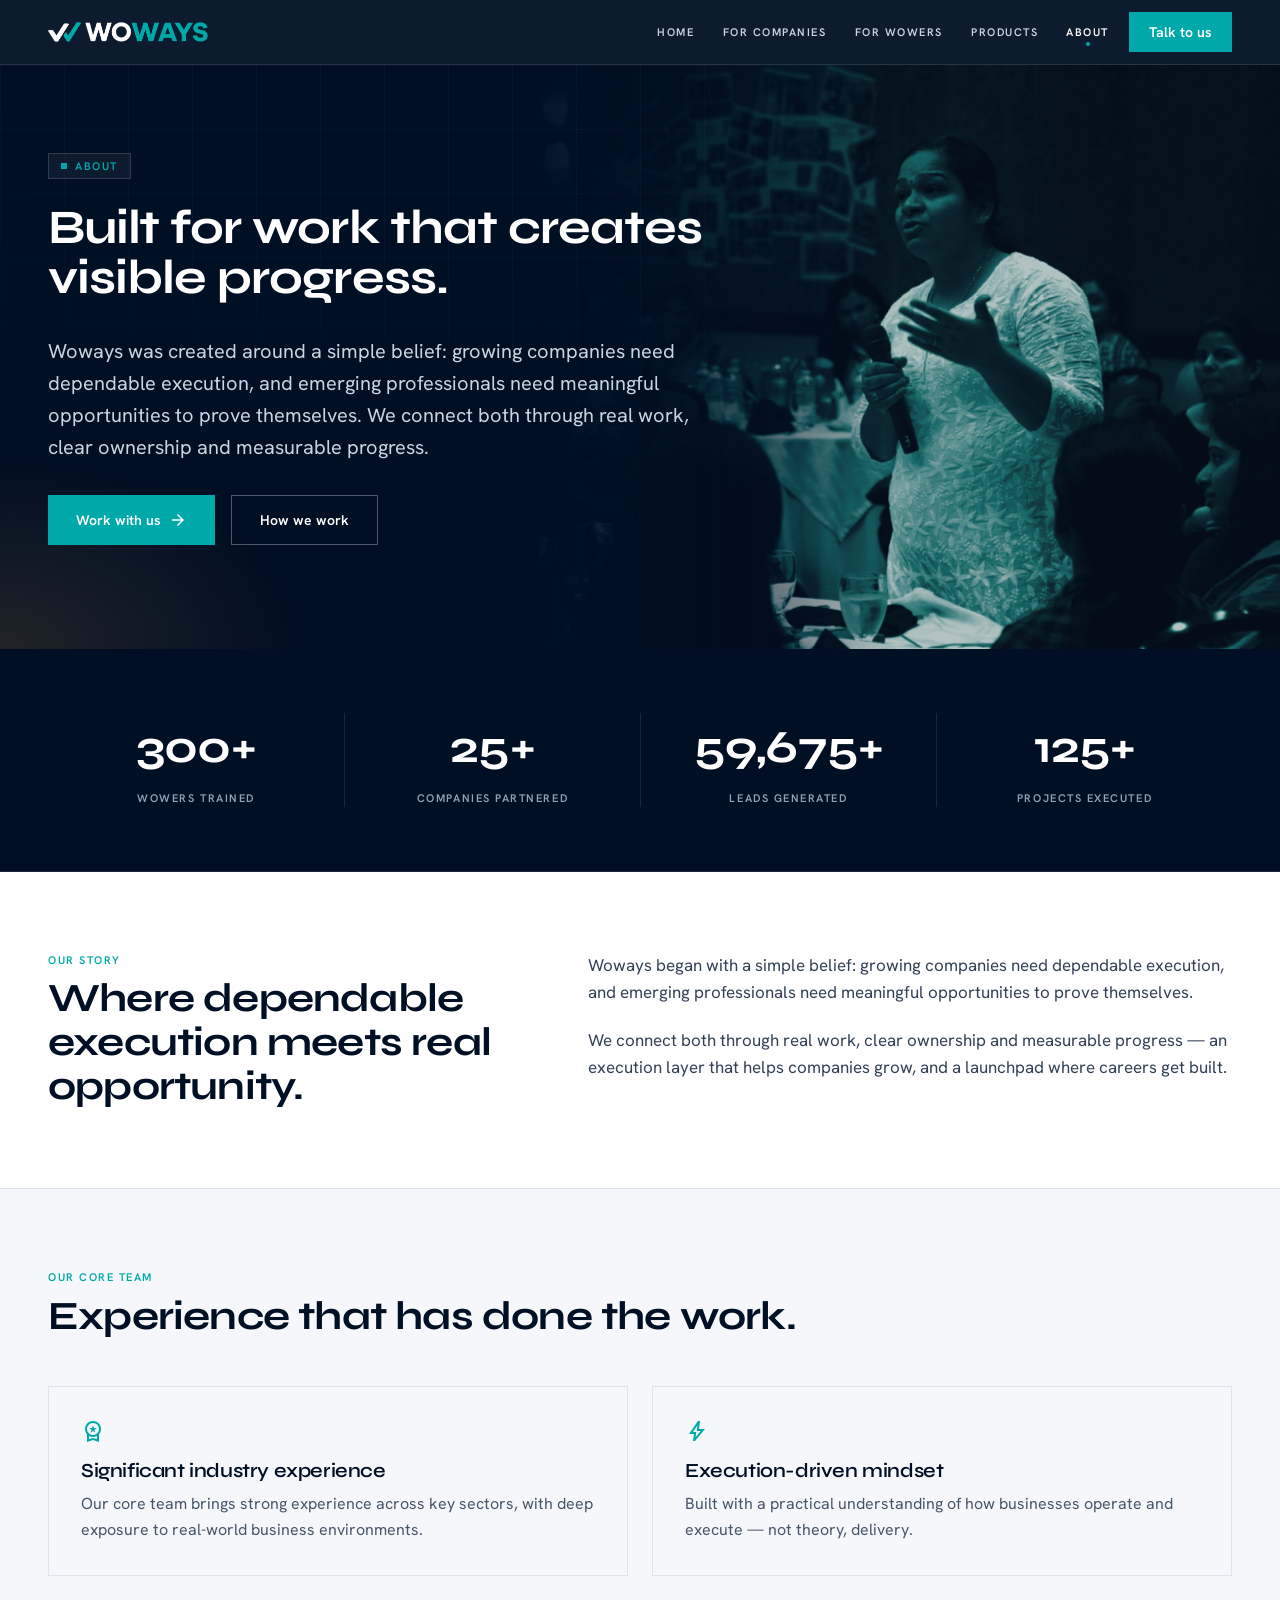
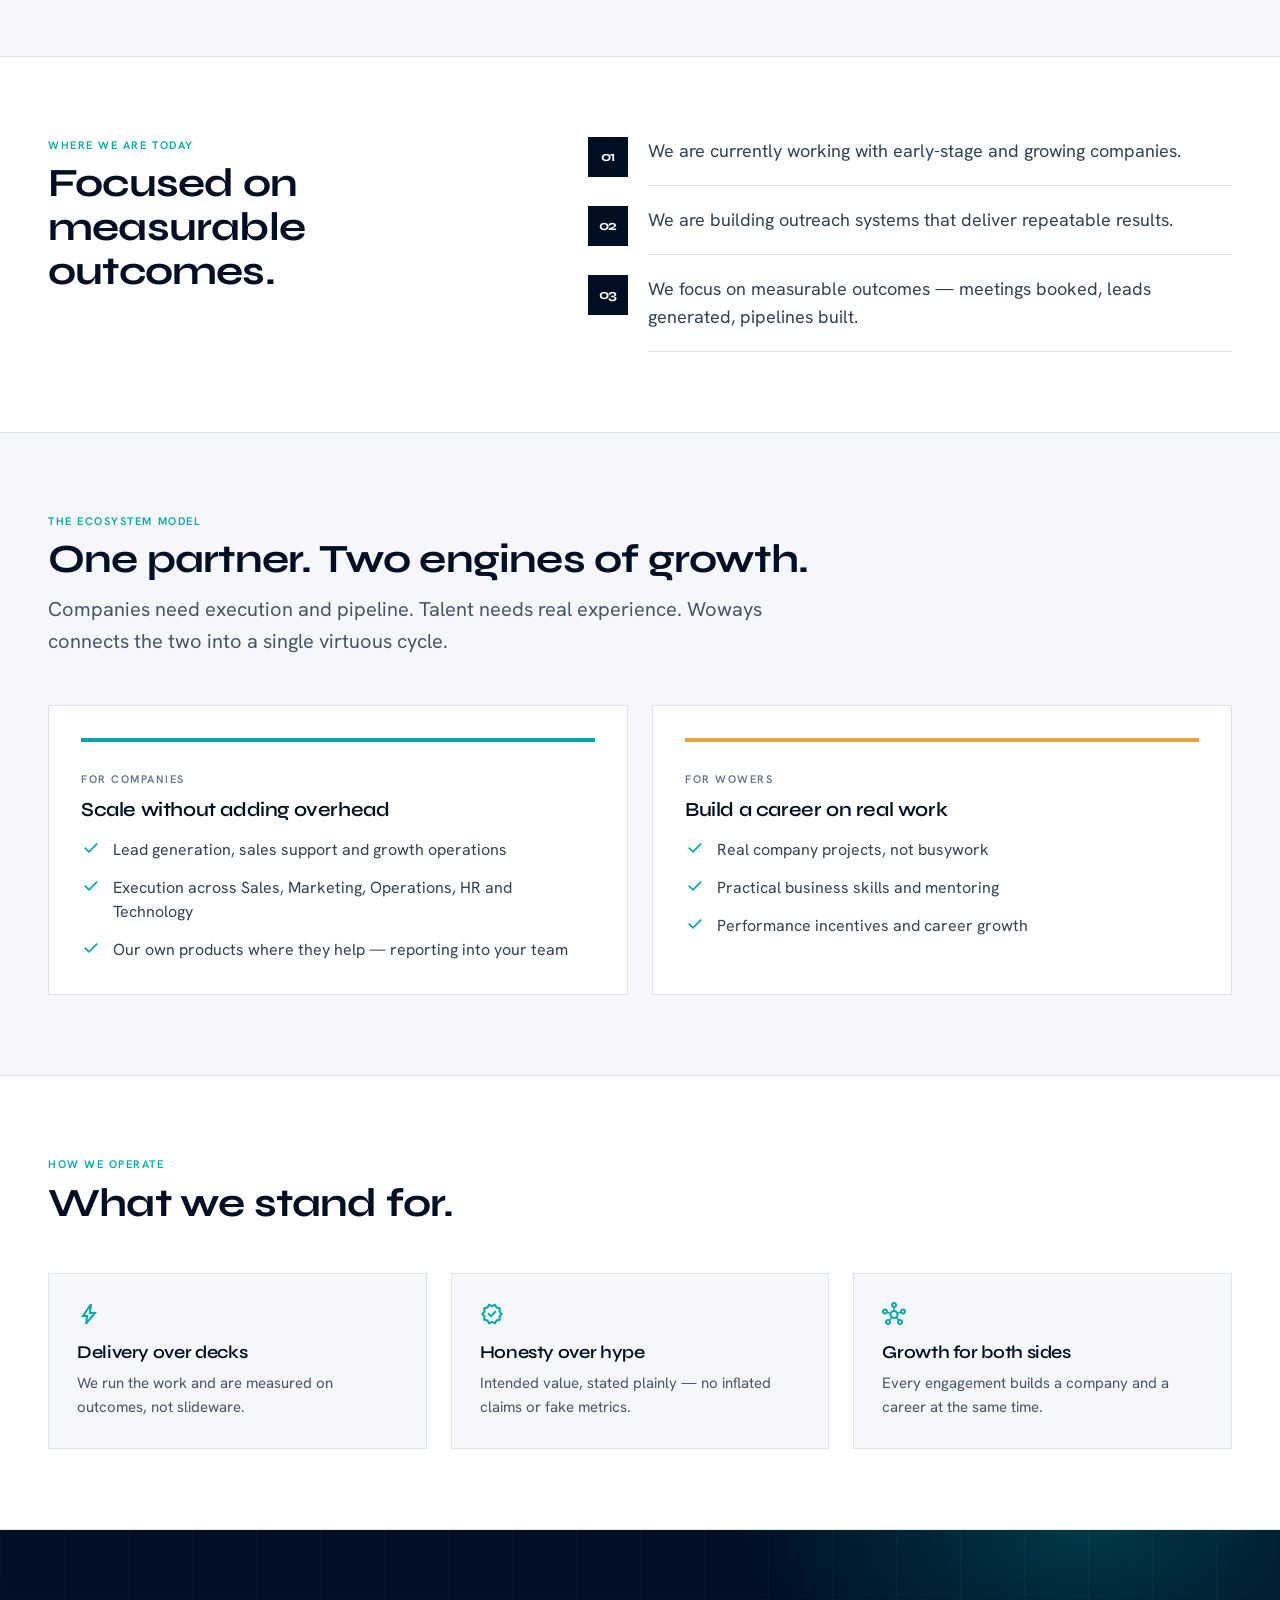
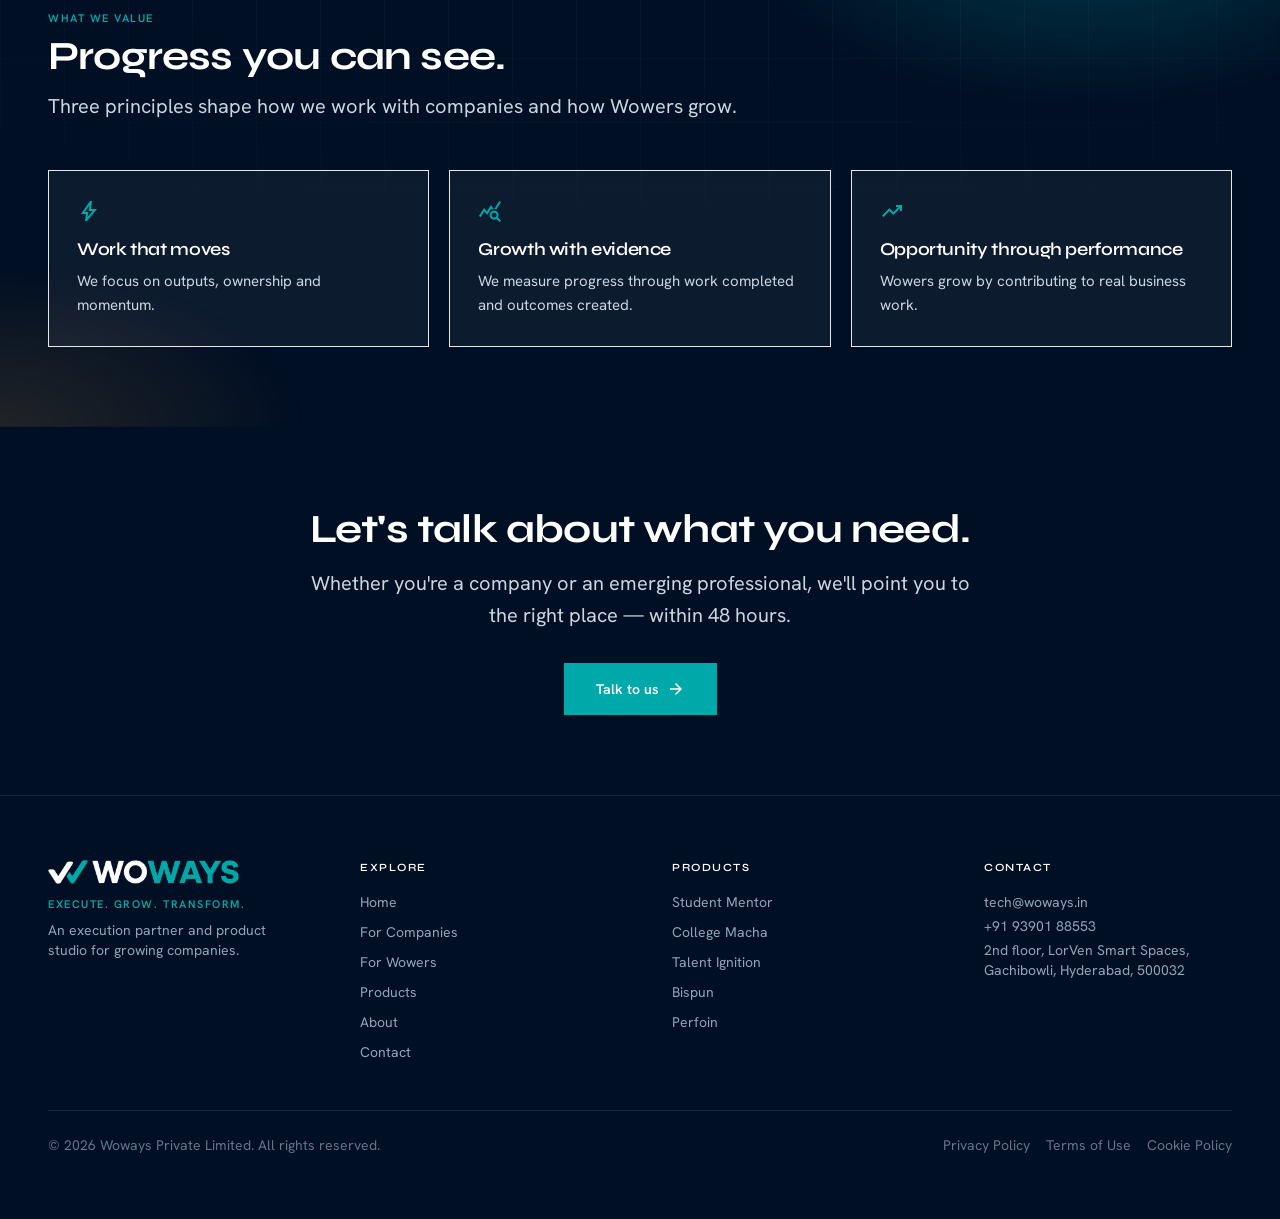
<file: about.html>
<!DOCTYPE html>
<html class="scroll-smooth" lang="en"><head>
<meta charset="utf-8"/>
<meta content="width=device-width, initial-scale=1.0" name="viewport"/>
<title>Woways — About</title>
<link rel="icon" href="favicon.ico" sizes="any"/>
<link rel="icon" type="image/png" sizes="32x32" href="favicon-32.png"/>
<link rel="icon" type="image/png" sizes="16x16" href="favicon-16.png"/>
<link rel="apple-touch-icon" href="apple-touch-icon.png"/>
<link href="https://fonts.googleapis.com" rel="preconnect"/>
<link crossorigin="" href="https://fonts.gstatic.com" rel="preconnect"/>
<link href="https://fonts.googleapis.com/css2?family=Hanken+Grotesk:ital,wght@0,300;0,400;0,500;0,600;0,700;1,400&family=Syne:wght@500;600;700;800&display=swap" rel="stylesheet"/>
<link href="https://fonts.googleapis.com/css2?family=Material+Symbols+Outlined:wght,FILL@100..700,0..1&display=swap" rel="stylesheet"/>
<link rel="stylesheet" href="styles.css"/>
<style>
 .material-symbols-outlined{font-variation-settings:'FILL' 0,'wght' 400,'GRAD' 0,'opsz' 24;display:inline-block;vertical-align:middle;line-height:1}
 body{font-family:"Hanken Grotesk",sans-serif;overflow-x:hidden}
 img{max-width:100%;height:auto}
 header img,footer img{max-height:2.5rem;width:auto}
 h1,h2,h3,h4,.font-display{font-family:"Syne",sans-serif;letter-spacing:-0.02em}
 .hd1{font-size:clamp(32px,4.6vw,48px);line-height:1.05;font-weight:700}
 .hd2{font-size:clamp(26px,3.6vw,40px);line-height:1.1;font-weight:700}
 .hd3{font-size:22px;line-height:1.2;font-weight:600}
 .lead{font-size:clamp(17px,2.2vw,20px);line-height:1.6}
 .cap{font-size:11px;font-weight:600;letter-spacing:.14em;text-transform:uppercase}
 :focus-visible{outline:2.5px solid #00A9A9;outline-offset:3px}
 .skip{position:absolute;left:-9999px;top:0;background:#00A9A9;color:#02201E;padding:10px 16px;font-weight:600;z-index:200}
 .skip:focus{left:0}
 /* page transition */
 @keyframes pageIn{from{opacity:0;transform:translateY(12px)}to{opacity:1;transform:none}}
 main#main{animation:pageIn .55s cubic-bezier(.2,.7,.2,1) both}
 body.is-leaving{opacity:0;transform:translateY(-8px);transition:opacity .26s ease,transform .26s ease}
 @media (prefers-reduced-motion:reduce){main#main{animation:none}body.is-leaving{opacity:1!important;transform:none!important;transition:none}}
 /* animations */
 .js-anim .reveal{opacity:0;transform:translateY(30px);filter:blur(6px);transition:opacity .8s cubic-bezier(.19,.9,.22,1),transform .8s cubic-bezier(.19,.9,.22,1),filter .8s cubic-bezier(.19,.9,.22,1)}
 .js-anim .reveal.in{opacity:1;transform:none;filter:none}
 .js-anim .stagger.in>*{opacity:0;transform:translateY(24px);filter:blur(5px);animation:rise .7s cubic-bezier(.19,.9,.22,1) forwards}
 .js-anim .stagger.in>*:nth-child(2){animation-delay:.09s}.js-anim .stagger.in>*:nth-child(3){animation-delay:.18s}
 .js-anim .stagger.in>*:nth-child(4){animation-delay:.27s}.js-anim .stagger.in>*:nth-child(5){animation-delay:.36s}
 .js-anim .stagger.in>*:nth-child(6){animation-delay:.45s}
 @keyframes rise{to{opacity:1;transform:none;filter:none}}
 .herofade{opacity:0;transform:translateY(16px);animation:rise .8s cubic-bezier(.2,.7,.2,1) .05s forwards}
 /* masked headline reveal */
 .hrise{overflow:hidden;padding-bottom:.16em}
 .hrise>span{display:block;transform:translateY(108%);animation:hrise .95s cubic-bezier(.19,.9,.22,1) .12s both}
 @keyframes hrise{from{transform:translateY(108%)}to{transform:translateY(0)}}
 @media (prefers-reduced-motion:reduce){.hrise{overflow:visible;padding-bottom:0}.hrise>span{transform:none;animation:none}}
 .card-lift{transition:transform .2s ease,box-shadow .2s ease,border-color .2s ease}
 .card-lift:hover{transform:translateY(-4px);box-shadow:0 24px 50px -30px rgba(0,15,36,.5)}
 .arrow-move{transition:transform .16s ease}
 .grp:hover .arrow-move{transform:translateX(4px)}
 @media (prefers-reduced-motion:reduce){.reveal,.stagger>*,.herofade{opacity:1!important;transform:none!important;filter:none!important;animation:none!important}.mascot-float{animation:none!important}}
 .mascot-float{animation:bob 4.2s ease-in-out infinite}
 @keyframes bob{0%,100%{transform:translateY(0)}50%{transform:translateY(-10px)}}
 @keyframes floaty{0%,100%{transform:translateY(0)}50%{transform:translateY(-14px)}}
 .floaty{animation:floaty 6s ease-in-out infinite}
 @media (prefers-reduced-motion:reduce){.floaty{animation:none!important}}
 @keyframes haloPulse{0%,100%{opacity:.5;transform:scale(1)}50%{opacity:.85;transform:scale(1.07)}}
 .halo{filter:blur(34px);animation:haloPulse 7.5s ease-in-out infinite;will-change:opacity,transform}
 @media (prefers-reduced-motion:reduce){.halo{animation:none!important;opacity:.68!important;transform:none!important}}
 .glow{background:radial-gradient(46% 60% at 85% 0%,rgba(0,169,169,.28),transparent 60%),radial-gradient(40% 55% at 0% 100%,rgba(232,163,61,.14),transparent 60%);animation:glowdrift 16s ease-in-out infinite;will-change:transform,opacity}
 @keyframes glowdrift{0%,100%{transform:scale(1) translate3d(0,0,0);opacity:1}50%{transform:scale(1.12) translate3d(2%,1.5%,0);opacity:.82}}
 @media (prefers-reduced-motion:reduce){.glow{animation:none!important}}
 /* logo marquee */
 .mq{position:relative;-webkit-mask:linear-gradient(90deg,transparent,#000 7%,#000 93%,transparent);mask:linear-gradient(90deg,transparent,#000 7%,#000 93%,transparent)}
 .mq-track{display:flex;align-items:center;gap:60px;width:max-content;animation:mqscroll 42s linear infinite}
 .mq:hover .mq-track{animation-play-state:paused}
 .mq-item{display:inline-flex;align-items:center;flex:none}
 .mq-item img{height:30px;width:auto;max-width:150px;object-fit:contain;filter:brightness(0) invert(1);opacity:.55;transition:opacity .25s ease}
 .mq-item:hover img{opacity:.95}
 @keyframes mqscroll{from{transform:translate3d(0,0,0)}to{transform:translate3d(-50%,0,0)}}
 @media (prefers-reduced-motion:reduce){.mq-track{animation:none;flex-wrap:wrap;justify-content:center;width:100%;gap:28px 48px}.mq{-webkit-mask:none;mask:none}}
 .gridlines{background-image:linear-gradient(rgba(255,255,255,.05) 1px,transparent 1px),linear-gradient(90deg,rgba(255,255,255,.05) 1px,transparent 1px);background-size:64px 64px;-webkit-mask:radial-gradient(120% 90% at 50% 0%,#000 30%,transparent 78%);mask:radial-gradient(120% 90% at 50% 0%,#000 30%,transparent 78%)}
</style>
</head><body class="bg-paperBg text-brandNavy antialiased"><a href="#main" class="skip">Skip to content</a><header class="sticky top-0 z-50 bg-brandNavy/95 backdrop-blur border-b border-white/10"><div class="max-w-[1440px] mx-auto px-6 lg:px-12 h-16 flex items-center justify-between"><a href="/" aria-label="Woways — Execute, Grow, Transform" class="flex items-center gap-1 shrink-0"><img src="logo-icon.png" alt="" class="h-5 w-auto"/><img src="logo-word.png" alt="Woways" class="h-5 w-auto"/></a><div class="flex items-center gap-5"><nav class="hidden md:flex items-center gap-5 lg:gap-7" aria-label="Primary"><a class="cap text-slate-300 hover:text-white transition-colors" href="/">Home</a><a class="cap text-slate-300 hover:text-white transition-colors" href="companies">For Companies</a><a class="cap text-slate-300 hover:text-white transition-colors" href="wowers">For Wowers</a><a class="cap text-slate-300 hover:text-white transition-colors" href="products">Products</a><a class="cap text-white transition-colors relative" href="about" aria-current="page">About<span class="absolute -bottom-1.5 left-1/2 -translate-x-1/2 w-1 h-1 rounded-full bg-brandTeal"></span></a></nav><a class="hidden sm:inline-flex items-center bg-brandTeal hover:bg-brandTealDark text-white text-sm font-semibold px-5 py-2.5 transition-colors" href="contact">Talk to us</a><button id="mbtn" class="md:hidden text-white p-2" aria-label="Open menu" aria-expanded="false"><span class="material-symbols-outlined">menu</span></button></div></div><div id="mmenu" class="hidden md:hidden bg-brandNavy border-t border-white/10"><a class="block px-6 py-3 text-slate-200 border-t border-white/10 font-display font-semibold" href="/">Home</a><a class="block px-6 py-3 text-slate-200 border-t border-white/10 font-display font-semibold" href="companies">For Companies</a><a class="block px-6 py-3 text-slate-200 border-t border-white/10 font-display font-semibold" href="wowers">For Wowers</a><a class="block px-6 py-3 text-slate-200 border-t border-white/10 font-display font-semibold" href="products">Products</a><a class="block px-6 py-3 text-slate-200 border-t border-white/10 font-display font-semibold" href="about">About</a><div class="p-4 border-t border-white/10"><a class="block text-center bg-brandTeal hover:bg-brandTealDark text-white text-sm font-semibold px-6 py-3 transition-colors" href="contact">Talk to us</a></div></div></header><main id="main" tabindex="-1"><section class="relative bg-brandNavy text-white overflow-hidden"><div class="absolute inset-0 glow pointer-events-none"></div><div class="absolute inset-0 gridlines opacity-60 pointer-events-none"></div><div class="hidden lg:block absolute top-0 right-0 h-full w-[58%] overflow-hidden herofade" style="animation-delay:.18s"><div data-parallax class="h-full w-full will-change-transform scale-[1.08]"><img src="hero-about.png" alt="A Woways team member speaking to a room of people" loading="eager" class="w-full h-full object-cover object-center" style="filter:saturate(.72) brightness(.8);-webkit-mask-image:linear-gradient(to right,transparent 0%,rgba(0,0,0,.12) 16%,#000 48%);mask-image:linear-gradient(to right,transparent 0%,rgba(0,0,0,.12) 16%,#000 48%)"/></div></div><div class="relative max-w-[1440px] mx-auto px-6 lg:px-12 pt-12 lg:pt-16 pb-14 lg:pb-20"><div class="max-w-2xl herofade lg:min-h-[440px] flex flex-col justify-center items-start"><div class="inline-flex items-center gap-2 px-3 py-1 bg-white/5 border border-white/15 text-brandTeal cap mb-6"><span class="w-1.5 h-1.5 bg-brandTeal inline-block"></span> About</div><h1 class="hd1 text-white mb-6 hrise"><span>Built for work that creates visible progress.</span></h1><p class="lead text-slate-300 mb-8">Woways was created around a simple belief: growing companies need dependable execution, and emerging professionals need meaningful opportunities to prove themselves. We connect both through real work, clear ownership and measurable progress.</p><div class="flex flex-wrap gap-4"><a class="bg-brandTeal hover:bg-brandTealDark text-white text-sm font-semibold px-7 py-3.5 transition-colors inline-flex items-center gap-2" href="contact">Work with us <span class="material-symbols-outlined text-[18px]" aria-hidden="true">arrow_forward</span></a><a class="border border-white/30 hover:border-white hover:bg-white/5 text-white text-sm font-semibold px-7 py-3.5 transition-colors" href="#ecosystem">How we work</a></div></div><img src="hero-about.png" alt="A Woways team member speaking to a room of people" loading="eager" class="lg:hidden block mt-10 h-60 sm:h-72 object-cover object-center herofade" style="animation-delay:.12s;filter:saturate(.72) brightness(.8);width:calc(100% + 3rem);margin-left:-1.5rem;margin-right:-1.5rem;-webkit-mask-image:linear-gradient(to bottom,transparent 0%,#000 26%,#000 100%);mask-image:linear-gradient(to bottom,transparent 0%,#000 26%,#000 100%)"/></div></section><section class="bg-brandNavy py-14 lg:py-16 border-b border-white/10"><div class="max-w-[1440px] mx-auto px-6 lg:px-12"><div class="grid grid-cols-2 md:grid-cols-4 gap-y-8 reveal"><div class="text-center px-2 "><div class="font-display font-bold text-white" style="font-size:clamp(30px,4.6vw,46px);letter-spacing:-0.02em"><span class="countup" data-to="300">300</span>+</div><div class="cap text-slate-400 mt-2">Wowers trained</div></div><div class="text-center px-2 md:border-l md:border-white/10"><div class="font-display font-bold text-white" style="font-size:clamp(30px,4.6vw,46px);letter-spacing:-0.02em"><span class="countup" data-to="25">25</span>+</div><div class="cap text-slate-400 mt-2">Companies partnered</div></div><div class="text-center px-2 md:border-l md:border-white/10"><div class="font-display font-bold text-white" style="font-size:clamp(30px,4.6vw,46px);letter-spacing:-0.02em"><span class="countup" data-to="59675">59,675</span>+</div><div class="cap text-slate-400 mt-2">Leads generated</div></div><div class="text-center px-2 md:border-l md:border-white/10"><div class="font-display font-bold text-white" style="font-size:clamp(30px,4.6vw,46px);letter-spacing:-0.02em"><span class="countup" data-to="125">125</span>+</div><div class="cap text-slate-400 mt-2">Projects executed</div></div></div></div></section><section class="bg-white py-16 lg:py-20 border-b border-borderLine"><div class="max-w-[1440px] mx-auto px-6 lg:px-12 grid lg:grid-cols-[0.85fr_1.15fr] gap-10 lg:gap-16 items-start"><div class="reveal"><span class="cap text-brandTeal block mb-2">Our story</span><h2 class="hd2 text-brandNavy">Where dependable execution meets real opportunity.</h2></div><div class="reveal space-y-5 text-[17px] text-slate-700 leading-relaxed"><p>Woways began with a simple belief: growing companies need dependable execution, and emerging professionals need meaningful opportunities to prove themselves.</p><p>We connect both through real work, clear ownership and measurable progress — an execution layer that helps companies grow, and a launchpad where careers get built.</p></div></div></section><section class="bg-paperBg py-16 lg:py-20 border-b border-borderLine"><div class="max-w-[1440px] mx-auto px-6 lg:px-12"><div class="max-w-3xl mb-12 reveal"><span class="cap text-brandTeal block mb-2">Our core team</span><h2 class="hd2 text-brandNavy mb-3">Experience that has done the work.</h2><p class="lead text-slate-600"></p></div><div class="grid grid-cols-1 md:grid-cols-2 gap-6 stagger reveal"><div class="bg-paperBg border border-borderLine p-8 card-lift"><span class="material-symbols-outlined text-brandTeal mb-4 block" aria-hidden="true">workspace_premium</span><h3 class="hd3 text-brandNavy mb-2" style="font-size:20px">Significant industry experience</h3><p class="text-slate-600 leading-relaxed">Our core team brings strong experience across key sectors, with deep exposure to real-world business environments.</p></div><div class="bg-paperBg border border-borderLine p-8 card-lift"><span class="material-symbols-outlined text-brandTeal mb-4 block" aria-hidden="true">bolt</span><h3 class="hd3 text-brandNavy mb-2" style="font-size:20px">Execution-driven mindset</h3><p class="text-slate-600 leading-relaxed">Built with a practical understanding of how businesses operate and execute — not theory, delivery.</p></div></div></div></section><section class="bg-white py-16 lg:py-20 border-b border-borderLine"><div class="max-w-[1440px] mx-auto px-6 lg:px-12 grid lg:grid-cols-[0.85fr_1.15fr] gap-10 lg:gap-16 items-start"><div class="reveal"><span class="cap text-brandTeal block mb-2">Where we are today</span><h2 class="hd2 text-brandNavy">Focused on measurable outcomes.</h2></div><div><div class="max-w-3xl space-y-5"><div class="flex gap-5 reveal"><div class="shrink-0 w-10 h-10 bg-brandNavy text-white grid place-items-center font-display font-bold text-sm">01</div><div class="pb-5 border-b border-borderLine flex-1 self-center"><p class="text-slate-700 text-lg">We are currently working with early-stage and growing companies.</p></div></div><div class="flex gap-5 reveal"><div class="shrink-0 w-10 h-10 bg-brandNavy text-white grid place-items-center font-display font-bold text-sm">02</div><div class="pb-5 border-b border-borderLine flex-1 self-center"><p class="text-slate-700 text-lg">We are building outreach systems that deliver repeatable results.</p></div></div><div class="flex gap-5 reveal"><div class="shrink-0 w-10 h-10 bg-brandNavy text-white grid place-items-center font-display font-bold text-sm">03</div><div class="pb-5 border-b border-borderLine flex-1 self-center"><p class="text-slate-700 text-lg">We focus on measurable outcomes — meetings booked, leads generated, pipelines built.</p></div></div></div></div></div></section><section class="bg-paperBg py-16 lg:py-20 border-b border-borderLine" id="ecosystem"><div class="max-w-[1440px] mx-auto px-6 lg:px-12"><div class="max-w-3xl mb-12 reveal"><span class="cap text-brandTeal block mb-2">The ecosystem model</span><h2 class="hd2 text-brandNavy mb-3">One partner. Two engines of growth.</h2><p class="lead text-slate-600">Companies need execution and pipeline. Talent needs real experience. Woways connects the two into a single virtuous cycle.</p></div><div class="grid grid-cols-1 md:grid-cols-2 gap-6 reveal"><div class="bg-white border border-borderLine p-8"><div class="w-full h-1 bg-brandTeal mb-6"></div><span class="cap text-slate-500">For companies</span><h3 class="hd3 text-brandNavy mt-2 mb-4" style="font-size:20px">Scale without adding overhead</h3><ul class="space-y-3.5"><li class="flex items-start gap-3 text-slate-700"><span class="material-symbols-outlined text-brandTeal text-[20px] shrink-0" aria-hidden="true">check</span><span>Lead generation, sales support and growth operations</span></li><li class="flex items-start gap-3 text-slate-700"><span class="material-symbols-outlined text-brandTeal text-[20px] shrink-0" aria-hidden="true">check</span><span>Execution across Sales, Marketing, Operations, HR and Technology</span></li><li class="flex items-start gap-3 text-slate-700"><span class="material-symbols-outlined text-brandTeal text-[20px] shrink-0" aria-hidden="true">check</span><span>Our own products where they help — reporting into your team</span></li></ul></div><div class="bg-white border border-borderLine p-8"><div class="w-full h-1 bg-brandOrange mb-6"></div><span class="cap text-slate-500">For Wowers</span><h3 class="hd3 text-brandNavy mt-2 mb-4" style="font-size:20px">Build a career on real work</h3><ul class="space-y-3.5"><li class="flex items-start gap-3 text-slate-700"><span class="material-symbols-outlined text-brandTeal text-[20px] shrink-0" aria-hidden="true">check</span><span>Real company projects, not busywork</span></li><li class="flex items-start gap-3 text-slate-700"><span class="material-symbols-outlined text-brandTeal text-[20px] shrink-0" aria-hidden="true">check</span><span>Practical business skills and mentoring</span></li><li class="flex items-start gap-3 text-slate-700"><span class="material-symbols-outlined text-brandTeal text-[20px] shrink-0" aria-hidden="true">check</span><span>Performance incentives and career growth</span></li></ul></div></div></div></section><section class="bg-white py-16 lg:py-20 border-b border-borderLine"><div class="max-w-[1440px] mx-auto px-6 lg:px-12"><div class="max-w-3xl mb-12 reveal"><span class="cap text-brandTeal block mb-2">How we operate</span><h2 class="hd2 text-brandNavy mb-3">What we stand for.</h2><p class="lead text-slate-600"></p></div><div class="grid grid-cols-1 md:grid-cols-3 gap-6 stagger reveal"><div class="bg-paperBg border border-borderLine p-7 card-lift"><span class="material-symbols-outlined text-brandTeal mb-4 block" aria-hidden="true">bolt</span><h3 class="hd3 text-brandNavy mb-2" style="font-size:18px">Delivery over decks</h3><p class="text-[15px] leading-relaxed text-slate-600">We run the work and are measured on outcomes, not slideware.</p></div><div class="bg-paperBg border border-borderLine p-7 card-lift"><span class="material-symbols-outlined text-brandTeal mb-4 block" aria-hidden="true">verified</span><h3 class="hd3 text-brandNavy mb-2" style="font-size:18px">Honesty over hype</h3><p class="text-[15px] leading-relaxed text-slate-600">Intended value, stated plainly — no inflated claims or fake metrics.</p></div><div class="bg-paperBg border border-borderLine p-7 card-lift"><span class="material-symbols-outlined text-brandTeal mb-4 block" aria-hidden="true">hub</span><h3 class="hd3 text-brandNavy mb-2" style="font-size:18px">Growth for both sides</h3><p class="text-[15px] leading-relaxed text-slate-600">Every engagement builds a company and a career at the same time.</p></div></div></div></section><section class="relative bg-brandNavy text-white overflow-hidden"><div class="absolute inset-0 glow pointer-events-none"></div><div class="absolute inset-0 gridlines opacity-60 pointer-events-none"></div><div class="relative max-w-[1440px] mx-auto px-6 lg:px-12 py-16 lg:py-20"><div class="max-w-3xl mb-12 reveal"><span class="cap text-brandTeal block mb-2">What we value</span><h2 class="hd2 text-white mb-3">Progress you can see.</h2><p class="lead text-slate-300">Three principles shape how we work with companies and how Wowers grow.</p></div><div class="grid grid-cols-1 md:grid-cols-3 gap-5 stagger reveal"><div class="border border-white/12 bg-white/5 p-7 card-lift"><span class="material-symbols-outlined text-brandTeal mb-4 block" aria-hidden="true">bolt</span><h3 class="hd3 text-white mb-2" style="font-size:18px">Work that moves</h3><p class="text-[15px] leading-relaxed text-slate-300">We focus on outputs, ownership and momentum.</p></div><div class="border border-white/12 bg-white/5 p-7 card-lift"><span class="material-symbols-outlined text-brandTeal mb-4 block" aria-hidden="true">query_stats</span><h3 class="hd3 text-white mb-2" style="font-size:18px">Growth with evidence</h3><p class="text-[15px] leading-relaxed text-slate-300">We measure progress through work completed and outcomes created.</p></div><div class="border border-white/12 bg-white/5 p-7 card-lift"><span class="material-symbols-outlined text-brandTeal mb-4 block" aria-hidden="true">trending_up</span><h3 class="hd3 text-white mb-2" style="font-size:18px">Opportunity through performance</h3><p class="text-[15px] leading-relaxed text-slate-300">Wowers grow by contributing to real business work.</p></div></div></div></section><section class="bg-brandNavy text-white py-20"><div class="max-w-[1440px] mx-auto px-6 lg:px-12 text-center reveal"><h2 class="hd2 text-white mb-4">Let's talk about what you need.</h2><p class="lead text-slate-300 max-w-2xl mx-auto mb-8">Whether you're a company or an emerging professional, we'll point you to the right place — within 48 hours.</p><a class="inline-flex items-center gap-2 bg-brandTeal hover:bg-brandTealDark text-white text-sm font-semibold px-8 py-4 transition-colors" href="contact">Talk to us <span class="material-symbols-outlined text-[18px]" aria-hidden="true">arrow_forward</span></a></div></section></main><footer class="bg-brandNavy text-slate-400 py-16 border-t border-white/10"><div class="max-w-[1440px] mx-auto px-6 lg:px-12"><div class="grid grid-cols-2 md:grid-cols-4 gap-x-8 lg:gap-x-16 gap-y-10 pb-12 border-b border-white/10"><div class="col-span-2 md:col-span-1"><div class="flex items-center gap-1 mb-3"><img src="logo-icon.png" alt="" class="h-6 w-auto"/><img src="logo-word.png" alt="Woways" class="h-6 w-auto"/></div><p class="cap text-brandTeal mb-2">Execute. Grow. Transform.</p><p class="text-sm max-w-[30ch]">An execution partner and product studio for growing companies.</p></div><div><h4 class="cap text-white mb-4">Explore</h4><ul class="space-y-2.5 text-sm"><li><a class="hover:text-white transition-colors" href="/">Home</a></li><li><a class="hover:text-white transition-colors" href="companies">For Companies</a></li><li><a class="hover:text-white transition-colors" href="wowers">For Wowers</a></li><li><a class="hover:text-white transition-colors" href="products">Products</a></li><li><a class="hover:text-white transition-colors" href="about">About</a></li><li><a class="hover:text-white transition-colors" href="contact">Contact</a></li></ul></div><div><h4 class="cap text-white mb-4">Products</h4><ul class="space-y-2.5 text-sm"><li><a class="hover:text-white transition-colors" href="https://studentmentor.co.in" target="_blank" rel="noopener noreferrer">Student Mentor</a></li><li><a class="hover:text-white transition-colors" href="https://collegemacha.com" target="_blank" rel="noopener noreferrer">College Macha</a></li><li><a class="hover:text-white transition-colors" href="https://talentignition.in" target="_blank" rel="noopener noreferrer">Talent Ignition</a></li><li><a class="hover:text-white transition-colors" href="https://bispun.com" target="_blank" rel="noopener noreferrer">Bispun</a></li><li><a class="hover:text-white transition-colors" href="https://woways-site.vercel.app" target="_blank" rel="noopener noreferrer">Perfoin</a></li></ul></div><div><h4 class="cap text-white mb-4">Contact</h4><p class="text-sm mb-1"><a class="hover:text-white transition-colors" href="mailto:tech@woways.in">tech@woways.in</a></p><p class="text-sm mb-1"><a class="hover:text-white transition-colors" href="tel:+919390188553">+91 93901 88553</a></p><p class="text-sm">2nd floor, LorVen Smart Spaces,<br/>Gachibowli, Hyderabad, 500032</p></div></div><div class="pt-6 text-sm text-slate-500 flex flex-wrap justify-between gap-3"><span>&copy; 2026 Woways Private Limited. All rights reserved.</span><span class="flex flex-wrap gap-x-4 gap-y-1"><a class="hover:text-white transition-colors" href="privacy">Privacy Policy</a><a class="hover:text-white transition-colors" href="terms">Terms of Use</a><a class="hover:text-white transition-colors" href="cookies">Cookie Policy</a></span></div></div></footer><script>(function(){var b=document.getElementById("mbtn"),m=document.getElementById("mmenu");if(b)b.addEventListener("click",function(){var o=m.classList.toggle("hidden");b.setAttribute("aria-expanded",String(!o));});})();(function(){var els=document.querySelectorAll(".reveal,.stagger");if(matchMedia("(prefers-reduced-motion: reduce)").matches||!("IntersectionObserver" in window))return;document.documentElement.classList.add("js-anim");var io=new IntersectionObserver(function(es){es.forEach(function(e){if(e.isIntersecting){e.target.classList.add("in");io.unobserve(e.target);}});},{threshold:.12,rootMargin:"0px 0px -6% 0px"});els.forEach(function(e){io.observe(e);});setTimeout(function(){els.forEach(function(e){e.classList.add("in");});},1600);})();(function(){if(matchMedia("(prefers-reduced-motion: reduce)").matches)return;var els=[].slice.call(document.querySelectorAll("[data-parallax]"));if(!els.length)return;var run=function(){if(innerWidth<1024){els.forEach(function(e){e.style.transform="";});return;}var y=window.scrollY||0;var d=Math.max(-28,Math.min(28,y*0.06));els.forEach(function(e){var s=e.classList.contains("scale-[1.08]")?" scale(1.08)":"";e.style.transform="translate3d(0,"+d.toFixed(1)+"px,0)"+s;});};var tick=false;addEventListener("scroll",function(){if(!tick){tick=true;requestAnimationFrame(function(){run();tick=false;});}},{passive:true});addEventListener("resize",run,{passive:true});run();})();(function(){var els=document.querySelectorAll(".countup");if(!els.length)return;var fmt=function(n){return n.toLocaleString("en-IN");};var run=function(el){var to=parseInt(el.getAttribute("data-to"),10)||0,st=null,d=1400;setTimeout(function(){el.textContent=fmt(to);},d+500);if(matchMedia("(prefers-reduced-motion: reduce)").matches||!window.requestAnimationFrame){el.textContent=fmt(to);return;}el.textContent="0";function step(t){if(!st)st=t;var p=Math.min((t-st)/d,1);el.textContent=fmt(Math.floor((1-Math.pow(1-p,3))*to));if(p<1)requestAnimationFrame(step);}requestAnimationFrame(step);};if("IntersectionObserver" in window){var io=new IntersectionObserver(function(es){es.forEach(function(e){if(e.isIntersecting){run(e.target);io.unobserve(e.target);}});},{threshold:.4});els.forEach(function(e){io.observe(e);});}else{els.forEach(run);}})();(function(){document.querySelectorAll("form.w3form").forEach(function(f){f.addEventListener("submit",function(e){e.preventDefault();var ok=f.querySelector(".form-ok"),err=f.querySelector(".form-err"),btn=f.querySelector("button[type=submit]"),lbl=btn?btn.textContent:"";if(err)err.classList.add("hidden");if(ok)ok.classList.add("hidden");var obj={};new FormData(f).forEach(function(v,k){obj[k]=v;});if(btn){btn.disabled=true;btn.textContent="Sending\u2026";}fetch("/api/submit",{method:"POST",headers:{"Content-Type":"application/json",Accept:"application/json"},body:JSON.stringify(obj)}).then(function(r){return r.json();}).then(function(j){if(j.success){f.reset();if(ok){ok.classList.remove("hidden");ok.scrollIntoView({block:"center",behavior:"smooth"});}}else{if(err){err.textContent=(j&&j.message)||"Something went wrong. Please email tech@woways.in.";err.classList.remove("hidden");}}}).catch(function(){if(err){err.textContent="Network error. Please email tech@woways.in.";err.classList.remove("hidden");}}).finally(function(){if(btn){btn.disabled=false;btn.textContent=lbl;}});});});})();(function(){if(matchMedia("(prefers-reduced-motion: reduce)").matches)return;document.addEventListener("click",function(e){if(e.defaultPrevented||e.button!==0||e.metaKey||e.ctrlKey||e.shiftKey||e.altKey)return;var a=e.target.closest&&e.target.closest("a");if(!a)return;if(a.target==="_blank"||a.hasAttribute("download"))return;var href=a.getAttribute("href")||"";if(!href||href.charAt(0)==="#"||/^(mailto:|tel:)/.test(href))return;var url;try{url=new URL(a.href,location.href);}catch(_){return;}if(url.origin!==location.origin)return;if(url.pathname===location.pathname){return;}e.preventDefault();document.body.classList.add("is-leaving");setTimeout(function(){location.href=a.href;},230);setTimeout(function(){document.body.classList.remove("is-leaving");},2500);});window.addEventListener("pageshow",function(ev){if(ev.persisted)document.body.classList.remove("is-leaving");});})();</script></body></html>
</file>
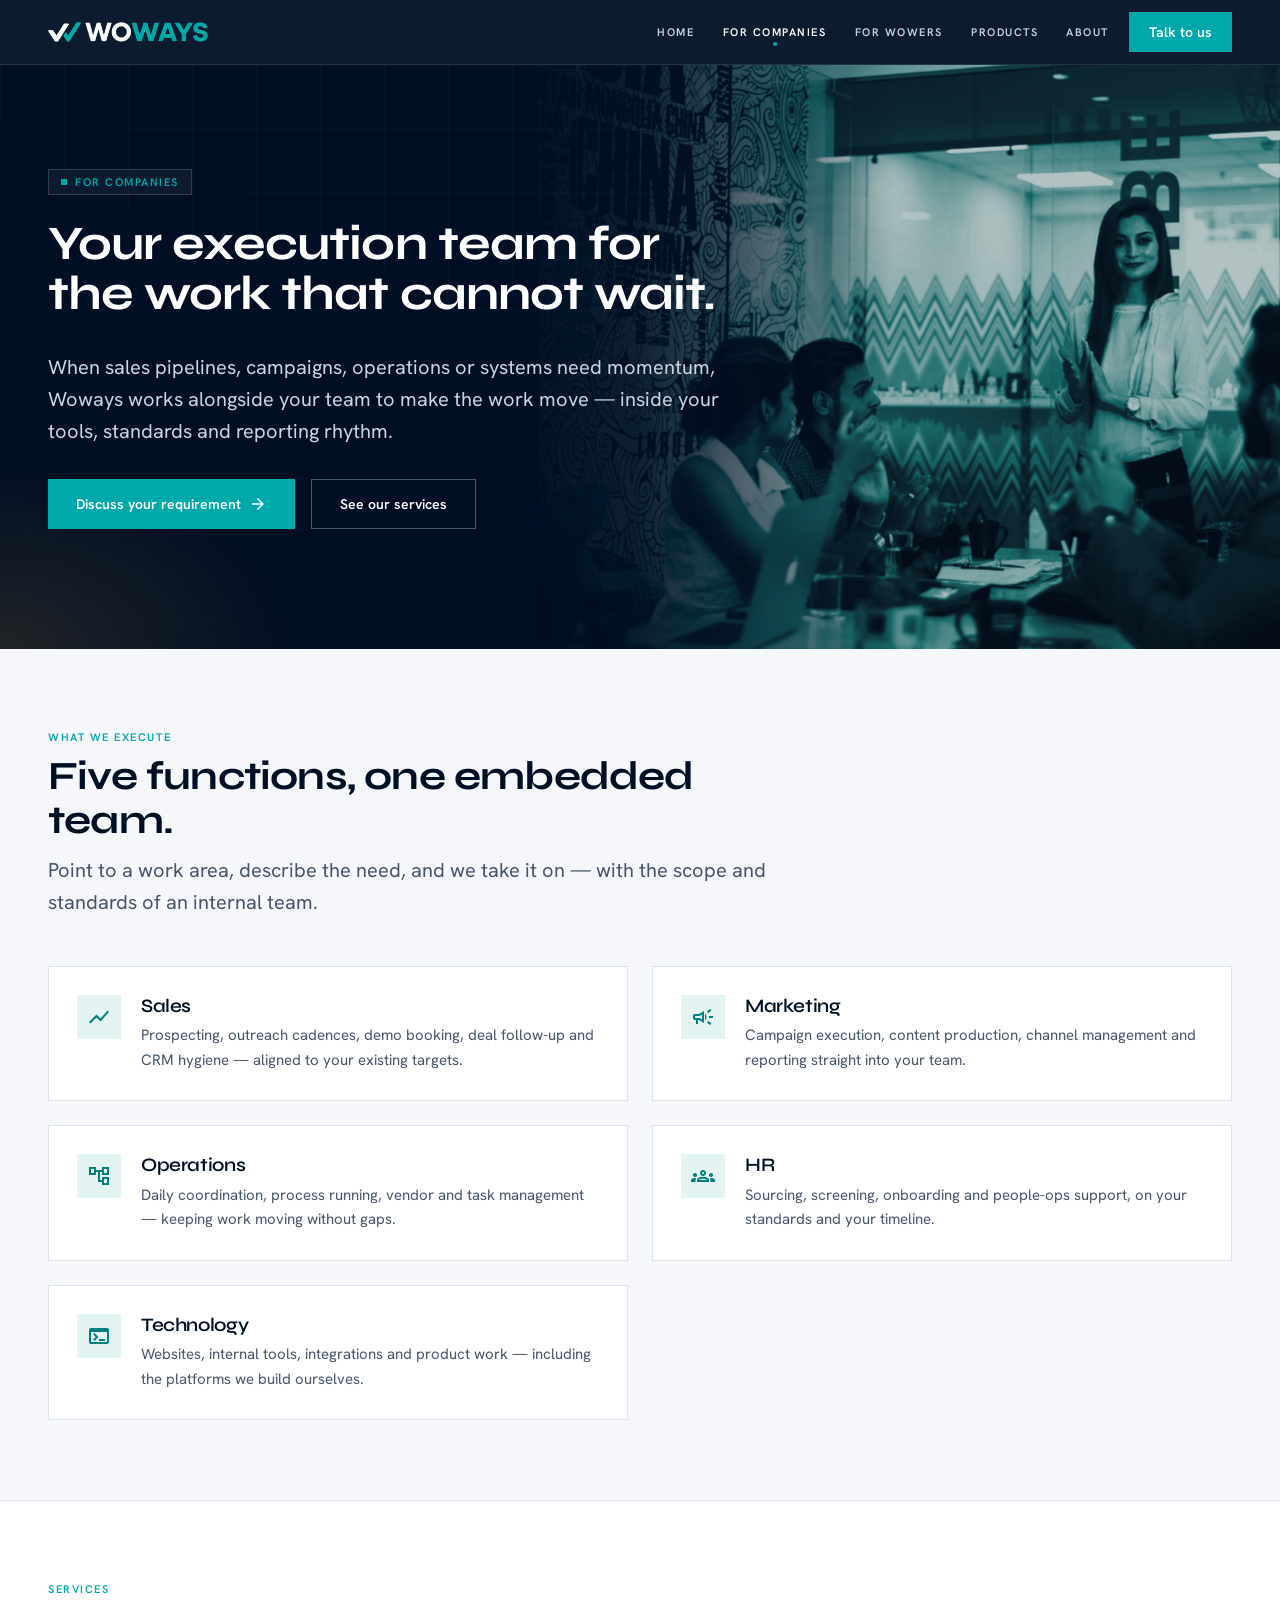
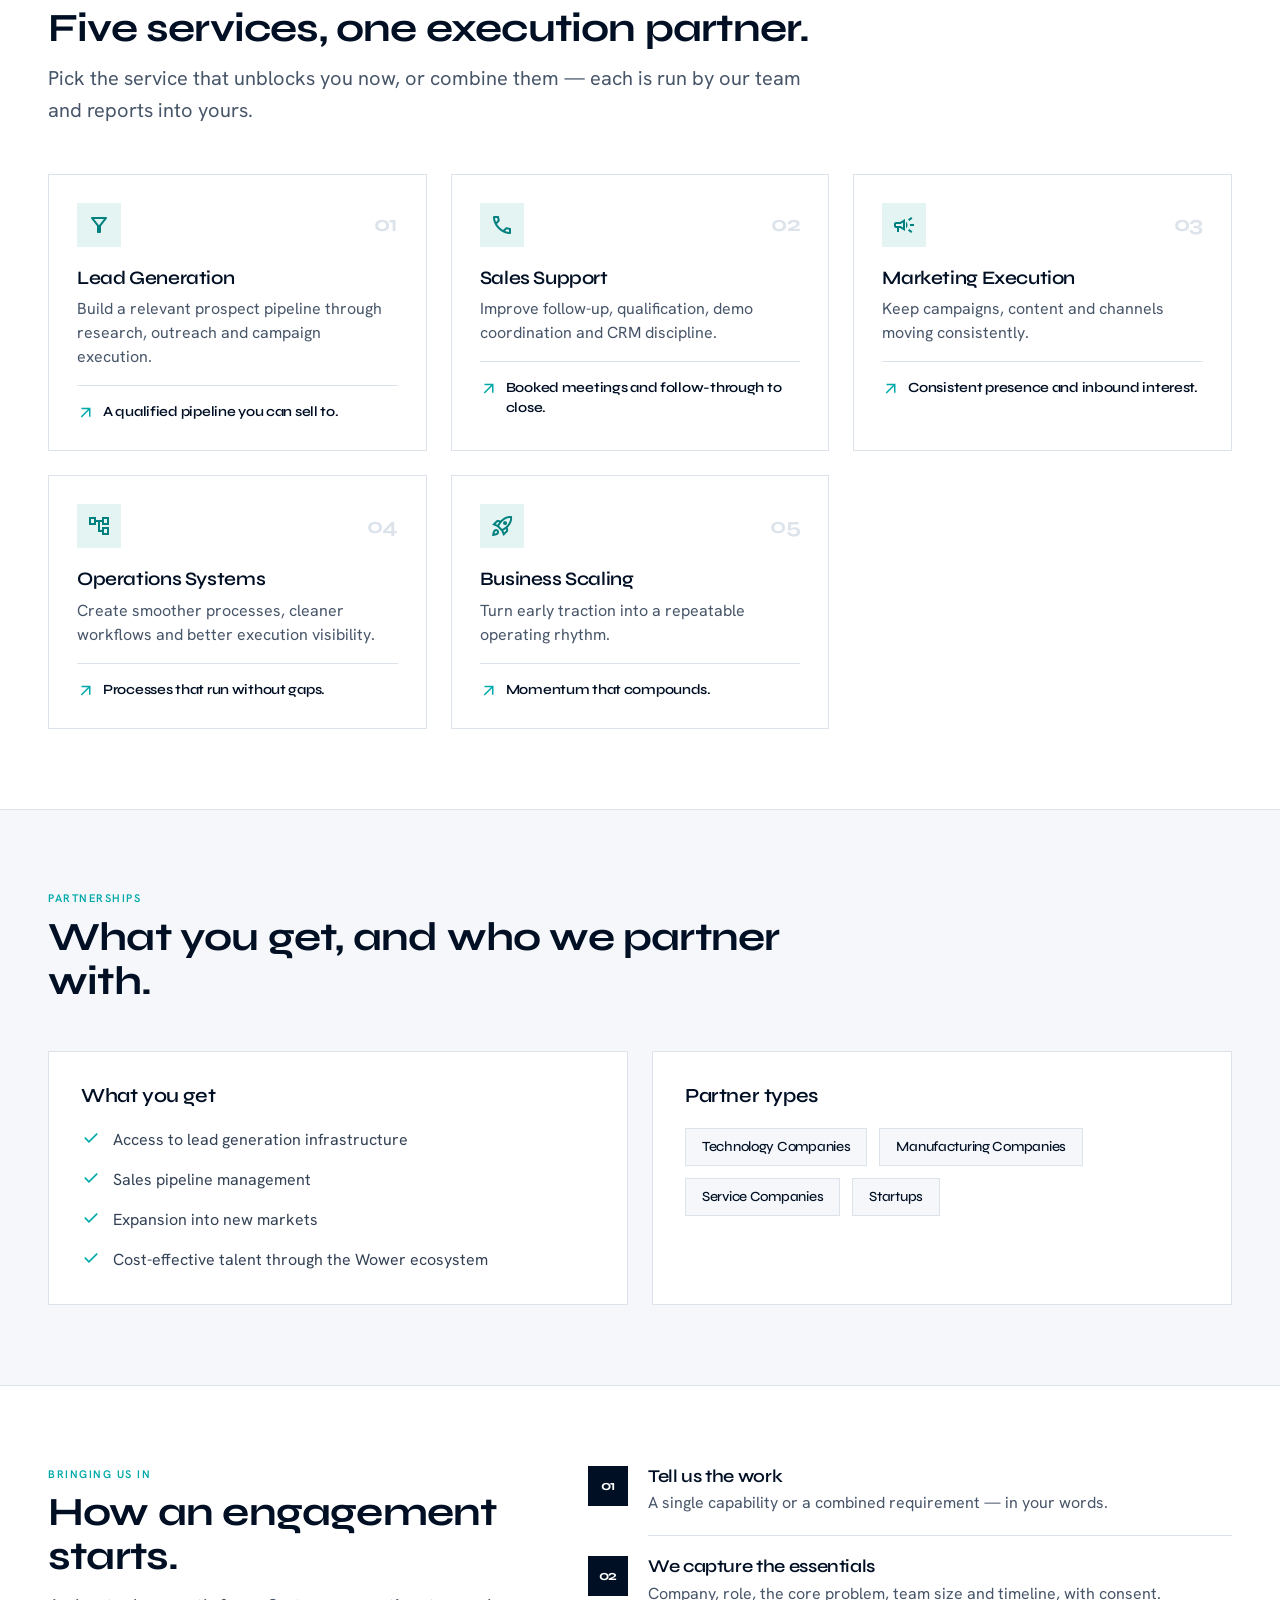
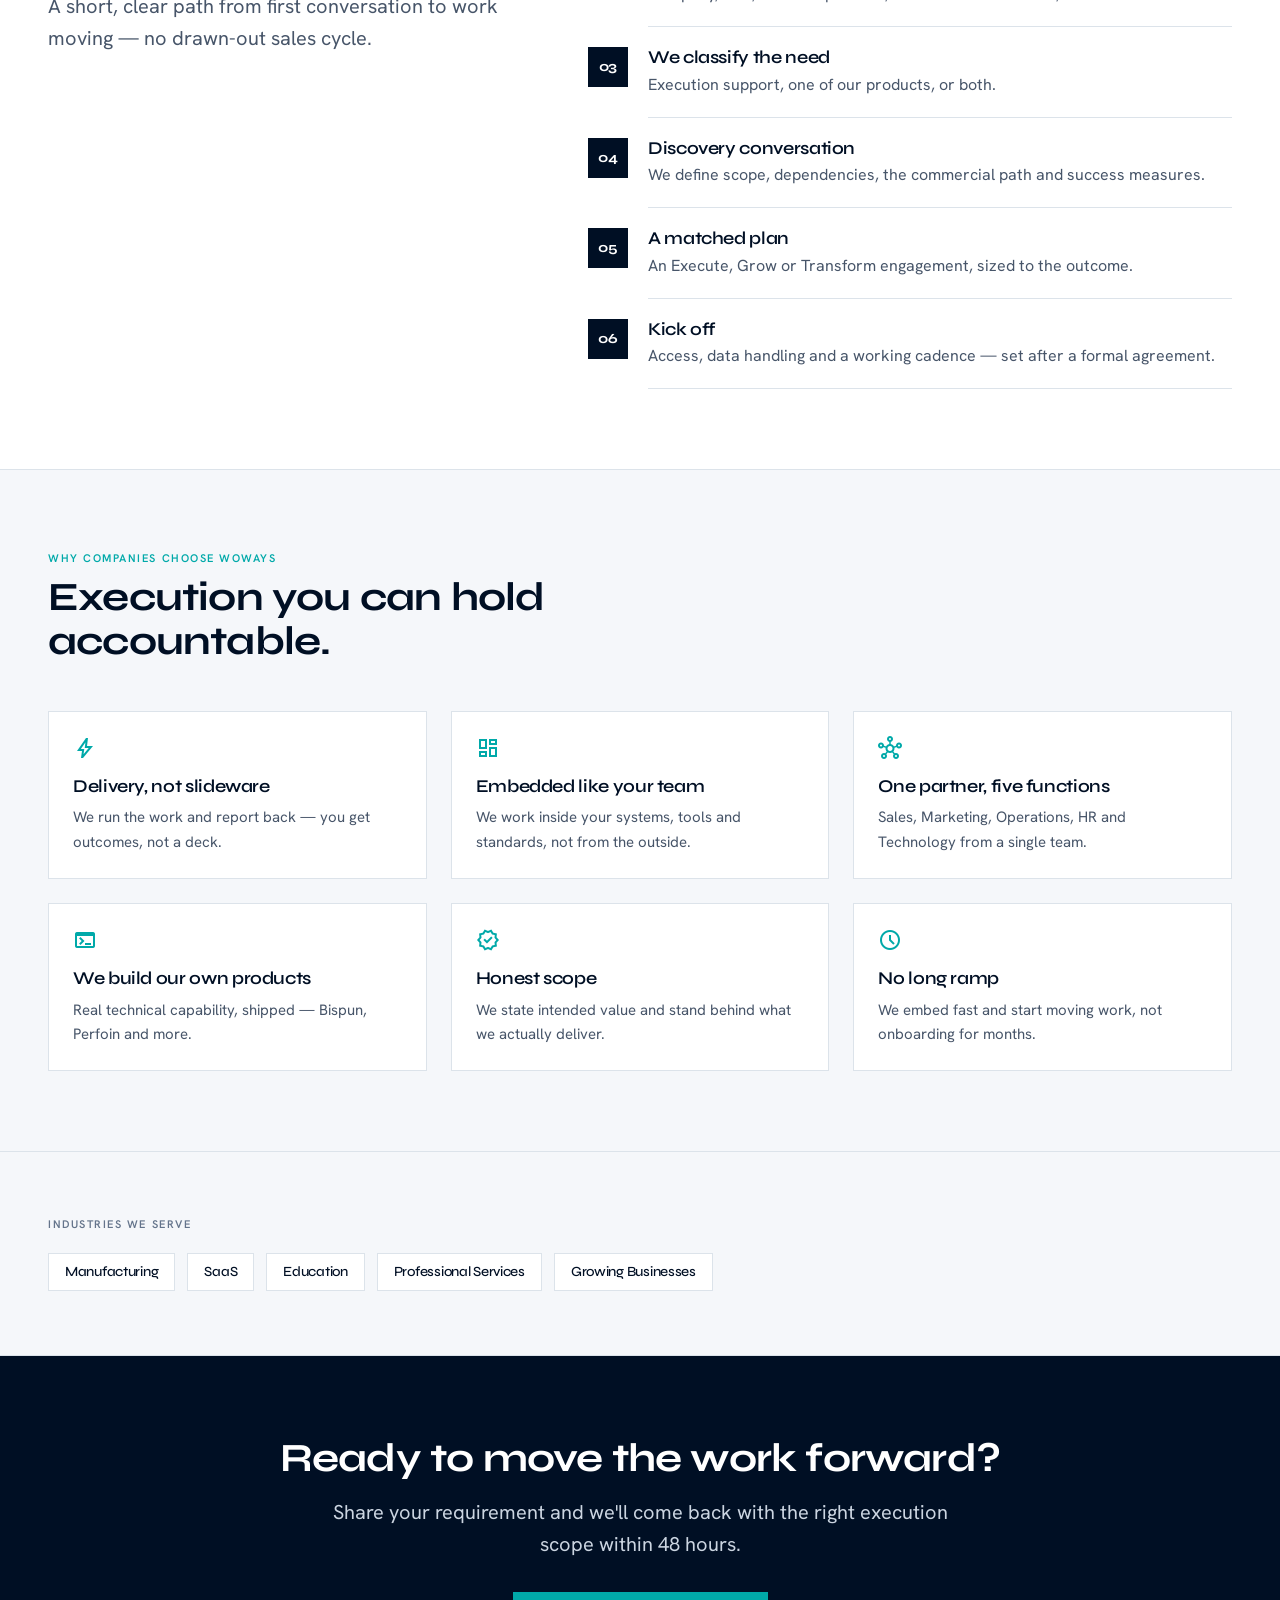
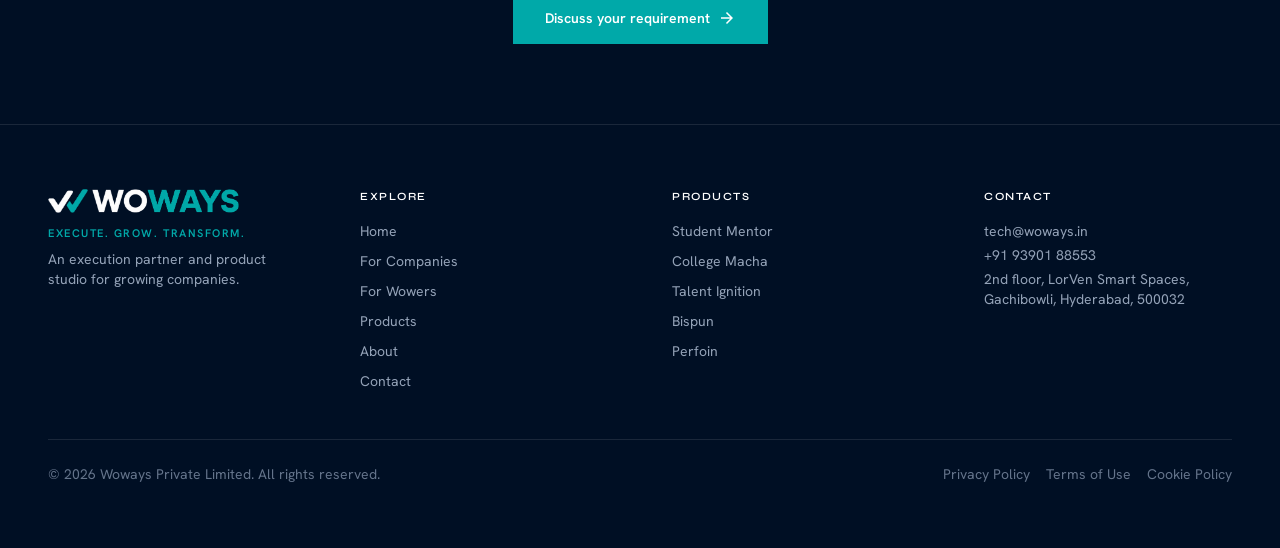
<file: companies.html>
<!DOCTYPE html>
<html class="scroll-smooth" lang="en"><head>
<meta charset="utf-8"/>
<meta content="width=device-width, initial-scale=1.0" name="viewport"/>
<title>Woways — For Companies</title>
<link rel="icon" href="favicon.ico" sizes="any"/>
<link rel="icon" type="image/png" sizes="32x32" href="favicon-32.png"/>
<link rel="icon" type="image/png" sizes="16x16" href="favicon-16.png"/>
<link rel="apple-touch-icon" href="apple-touch-icon.png"/>
<link href="https://fonts.googleapis.com" rel="preconnect"/>
<link crossorigin="" href="https://fonts.gstatic.com" rel="preconnect"/>
<link href="https://fonts.googleapis.com/css2?family=Hanken+Grotesk:ital,wght@0,300;0,400;0,500;0,600;0,700;1,400&family=Syne:wght@500;600;700;800&display=swap" rel="stylesheet"/>
<link href="https://fonts.googleapis.com/css2?family=Material+Symbols+Outlined:wght,FILL@100..700,0..1&display=swap" rel="stylesheet"/>
<link rel="stylesheet" href="styles.css"/>
<style>
 .material-symbols-outlined{font-variation-settings:'FILL' 0,'wght' 400,'GRAD' 0,'opsz' 24;display:inline-block;vertical-align:middle;line-height:1}
 body{font-family:"Hanken Grotesk",sans-serif;overflow-x:hidden}
 img{max-width:100%;height:auto}
 header img,footer img{max-height:2.5rem;width:auto}
 h1,h2,h3,h4,.font-display{font-family:"Syne",sans-serif;letter-spacing:-0.02em}
 .hd1{font-size:clamp(32px,4.6vw,48px);line-height:1.05;font-weight:700}
 .hd2{font-size:clamp(26px,3.6vw,40px);line-height:1.1;font-weight:700}
 .hd3{font-size:22px;line-height:1.2;font-weight:600}
 .lead{font-size:clamp(17px,2.2vw,20px);line-height:1.6}
 .cap{font-size:11px;font-weight:600;letter-spacing:.14em;text-transform:uppercase}
 :focus-visible{outline:2.5px solid #00A9A9;outline-offset:3px}
 .skip{position:absolute;left:-9999px;top:0;background:#00A9A9;color:#02201E;padding:10px 16px;font-weight:600;z-index:200}
 .skip:focus{left:0}
 /* page transition */
 @keyframes pageIn{from{opacity:0;transform:translateY(12px)}to{opacity:1;transform:none}}
 main#main{animation:pageIn .55s cubic-bezier(.2,.7,.2,1) both}
 body.is-leaving{opacity:0;transform:translateY(-8px);transition:opacity .26s ease,transform .26s ease}
 @media (prefers-reduced-motion:reduce){main#main{animation:none}body.is-leaving{opacity:1!important;transform:none!important;transition:none}}
 /* animations */
 .js-anim .reveal{opacity:0;transform:translateY(30px);filter:blur(6px);transition:opacity .8s cubic-bezier(.19,.9,.22,1),transform .8s cubic-bezier(.19,.9,.22,1),filter .8s cubic-bezier(.19,.9,.22,1)}
 .js-anim .reveal.in{opacity:1;transform:none;filter:none}
 .js-anim .stagger.in>*{opacity:0;transform:translateY(24px);filter:blur(5px);animation:rise .7s cubic-bezier(.19,.9,.22,1) forwards}
 .js-anim .stagger.in>*:nth-child(2){animation-delay:.09s}.js-anim .stagger.in>*:nth-child(3){animation-delay:.18s}
 .js-anim .stagger.in>*:nth-child(4){animation-delay:.27s}.js-anim .stagger.in>*:nth-child(5){animation-delay:.36s}
 .js-anim .stagger.in>*:nth-child(6){animation-delay:.45s}
 @keyframes rise{to{opacity:1;transform:none;filter:none}}
 .herofade{opacity:0;transform:translateY(16px);animation:rise .8s cubic-bezier(.2,.7,.2,1) .05s forwards}
 /* masked headline reveal */
 .hrise{overflow:hidden;padding-bottom:.16em}
 .hrise>span{display:block;transform:translateY(108%);animation:hrise .95s cubic-bezier(.19,.9,.22,1) .12s both}
 @keyframes hrise{from{transform:translateY(108%)}to{transform:translateY(0)}}
 @media (prefers-reduced-motion:reduce){.hrise{overflow:visible;padding-bottom:0}.hrise>span{transform:none;animation:none}}
 .card-lift{transition:transform .2s ease,box-shadow .2s ease,border-color .2s ease}
 .card-lift:hover{transform:translateY(-4px);box-shadow:0 24px 50px -30px rgba(0,15,36,.5)}
 .arrow-move{transition:transform .16s ease}
 .grp:hover .arrow-move{transform:translateX(4px)}
 @media (prefers-reduced-motion:reduce){.reveal,.stagger>*,.herofade{opacity:1!important;transform:none!important;filter:none!important;animation:none!important}.mascot-float{animation:none!important}}
 .mascot-float{animation:bob 4.2s ease-in-out infinite}
 @keyframes bob{0%,100%{transform:translateY(0)}50%{transform:translateY(-10px)}}
 @keyframes floaty{0%,100%{transform:translateY(0)}50%{transform:translateY(-14px)}}
 .floaty{animation:floaty 6s ease-in-out infinite}
 @media (prefers-reduced-motion:reduce){.floaty{animation:none!important}}
 @keyframes haloPulse{0%,100%{opacity:.5;transform:scale(1)}50%{opacity:.85;transform:scale(1.07)}}
 .halo{filter:blur(34px);animation:haloPulse 7.5s ease-in-out infinite;will-change:opacity,transform}
 @media (prefers-reduced-motion:reduce){.halo{animation:none!important;opacity:.68!important;transform:none!important}}
 .glow{background:radial-gradient(46% 60% at 85% 0%,rgba(0,169,169,.28),transparent 60%),radial-gradient(40% 55% at 0% 100%,rgba(232,163,61,.14),transparent 60%);animation:glowdrift 16s ease-in-out infinite;will-change:transform,opacity}
 @keyframes glowdrift{0%,100%{transform:scale(1) translate3d(0,0,0);opacity:1}50%{transform:scale(1.12) translate3d(2%,1.5%,0);opacity:.82}}
 @media (prefers-reduced-motion:reduce){.glow{animation:none!important}}
 /* logo marquee */
 .mq{position:relative;-webkit-mask:linear-gradient(90deg,transparent,#000 7%,#000 93%,transparent);mask:linear-gradient(90deg,transparent,#000 7%,#000 93%,transparent)}
 .mq-track{display:flex;align-items:center;gap:60px;width:max-content;animation:mqscroll 42s linear infinite}
 .mq:hover .mq-track{animation-play-state:paused}
 .mq-item{display:inline-flex;align-items:center;flex:none}
 .mq-item img{height:30px;width:auto;max-width:150px;object-fit:contain;filter:brightness(0) invert(1);opacity:.55;transition:opacity .25s ease}
 .mq-item:hover img{opacity:.95}
 @keyframes mqscroll{from{transform:translate3d(0,0,0)}to{transform:translate3d(-50%,0,0)}}
 @media (prefers-reduced-motion:reduce){.mq-track{animation:none;flex-wrap:wrap;justify-content:center;width:100%;gap:28px 48px}.mq{-webkit-mask:none;mask:none}}
 .gridlines{background-image:linear-gradient(rgba(255,255,255,.05) 1px,transparent 1px),linear-gradient(90deg,rgba(255,255,255,.05) 1px,transparent 1px);background-size:64px 64px;-webkit-mask:radial-gradient(120% 90% at 50% 0%,#000 30%,transparent 78%);mask:radial-gradient(120% 90% at 50% 0%,#000 30%,transparent 78%)}
</style>
</head><body class="bg-paperBg text-brandNavy antialiased"><a href="#main" class="skip">Skip to content</a><header class="sticky top-0 z-50 bg-brandNavy/95 backdrop-blur border-b border-white/10"><div class="max-w-[1440px] mx-auto px-6 lg:px-12 h-16 flex items-center justify-between"><a href="/" aria-label="Woways — Execute, Grow, Transform" class="flex items-center gap-1 shrink-0"><img src="logo-icon.png" alt="" class="h-5 w-auto"/><img src="logo-word.png" alt="Woways" class="h-5 w-auto"/></a><div class="flex items-center gap-5"><nav class="hidden md:flex items-center gap-5 lg:gap-7" aria-label="Primary"><a class="cap text-slate-300 hover:text-white transition-colors" href="/">Home</a><a class="cap text-white transition-colors relative" href="companies" aria-current="page">For Companies<span class="absolute -bottom-1.5 left-1/2 -translate-x-1/2 w-1 h-1 rounded-full bg-brandTeal"></span></a><a class="cap text-slate-300 hover:text-white transition-colors" href="wowers">For Wowers</a><a class="cap text-slate-300 hover:text-white transition-colors" href="products">Products</a><a class="cap text-slate-300 hover:text-white transition-colors" href="about">About</a></nav><a class="hidden sm:inline-flex items-center bg-brandTeal hover:bg-brandTealDark text-white text-sm font-semibold px-5 py-2.5 transition-colors" href="contact">Talk to us</a><button id="mbtn" class="md:hidden text-white p-2" aria-label="Open menu" aria-expanded="false"><span class="material-symbols-outlined">menu</span></button></div></div><div id="mmenu" class="hidden md:hidden bg-brandNavy border-t border-white/10"><a class="block px-6 py-3 text-slate-200 border-t border-white/10 font-display font-semibold" href="/">Home</a><a class="block px-6 py-3 text-slate-200 border-t border-white/10 font-display font-semibold" href="companies">For Companies</a><a class="block px-6 py-3 text-slate-200 border-t border-white/10 font-display font-semibold" href="wowers">For Wowers</a><a class="block px-6 py-3 text-slate-200 border-t border-white/10 font-display font-semibold" href="products">Products</a><a class="block px-6 py-3 text-slate-200 border-t border-white/10 font-display font-semibold" href="about">About</a><div class="p-4 border-t border-white/10"><a class="block text-center bg-brandTeal hover:bg-brandTealDark text-white text-sm font-semibold px-6 py-3 transition-colors" href="contact">Talk to us</a></div></div></header><main id="main" tabindex="-1"><section class="relative bg-brandNavy text-white overflow-hidden"><div class="absolute inset-0 glow pointer-events-none"></div><div class="absolute inset-0 gridlines opacity-60 pointer-events-none"></div><div class="hidden lg:block absolute top-0 right-0 h-full w-[58%] overflow-hidden herofade" style="animation-delay:.18s"><div data-parallax class="h-full w-full will-change-transform scale-[1.08]"><img src="hero-companies.png" alt="An Indian professional team meeting in an office" loading="eager" class="w-full h-full object-cover object-center" style="filter:saturate(.72) brightness(.8);-webkit-mask-image:linear-gradient(to right,transparent 0%,rgba(0,0,0,.12) 16%,#000 48%);mask-image:linear-gradient(to right,transparent 0%,rgba(0,0,0,.12) 16%,#000 48%)"/></div></div><div class="relative max-w-[1440px] mx-auto px-6 lg:px-12 pt-12 lg:pt-16 pb-14 lg:pb-20"><div class="max-w-2xl herofade lg:min-h-[440px] flex flex-col justify-center items-start"><div class="inline-flex items-center gap-2 px-3 py-1 bg-white/5 border border-white/15 text-brandTeal cap mb-6"><span class="w-1.5 h-1.5 bg-brandTeal inline-block"></span> For Companies</div><h1 class="hd1 text-white mb-6 hrise"><span>Your execution team for the work that cannot wait.</span></h1><p class="lead text-slate-300 mb-8">When sales pipelines, campaigns, operations or systems need momentum, Woways works alongside your team to make the work move — inside your tools, standards and reporting rhythm.</p><div class="flex flex-wrap gap-4"><a class="bg-brandTeal hover:bg-brandTealDark text-white text-sm font-semibold px-7 py-3.5 transition-colors inline-flex items-center gap-2" href="partnerships#partner-form">Discuss your requirement <span class="material-symbols-outlined text-[18px]" aria-hidden="true">arrow_forward</span></a><a class="border border-white/30 hover:border-white hover:bg-white/5 text-white text-sm font-semibold px-7 py-3.5 transition-colors" href="companies#services">See our services</a></div></div><img src="hero-companies.png" alt="An Indian professional team meeting in an office" loading="eager" class="lg:hidden block mt-10 h-60 sm:h-72 object-cover object-center herofade" style="animation-delay:.12s;filter:saturate(.72) brightness(.8);width:calc(100% + 3rem);margin-left:-1.5rem;margin-right:-1.5rem;-webkit-mask-image:linear-gradient(to bottom,transparent 0%,#000 26%,#000 100%);mask-image:linear-gradient(to bottom,transparent 0%,#000 26%,#000 100%)"/></div></section><section class="bg-paperBg py-16 lg:py-20 border-b border-borderLine" id="capabilities"><div class="max-w-[1440px] mx-auto px-6 lg:px-12"><div class="max-w-3xl mb-12 reveal"><span class="cap text-brandTeal block mb-2">What we execute</span><h2 class="hd2 text-brandNavy mb-3">Five functions, one embedded team.</h2><p class="lead text-slate-600">Point to a work area, describe the need, and we take it on — with the scope and standards of an internal team.</p></div><div class="grid grid-cols-1 md:grid-cols-2 gap-6 stagger reveal"><div class="bg-white border border-borderLine p-7 card-lift flex gap-5 items-start"><span class="w-11 h-11 shrink-0 bg-brandTealTint text-brandTealDark grid place-items-center"><span class="material-symbols-outlined" aria-hidden="true">show_chart</span></span><div><h3 class="hd3 text-brandNavy mb-1.5" style="font-size:19px">Sales</h3><p class="text-[15px] leading-relaxed text-slate-600 leading-relaxed">Prospecting, outreach cadences, demo booking, deal follow-up and CRM hygiene — aligned to your existing targets.</p></div></div><div class="bg-white border border-borderLine p-7 card-lift flex gap-5 items-start"><span class="w-11 h-11 shrink-0 bg-brandTealTint text-brandTealDark grid place-items-center"><span class="material-symbols-outlined" aria-hidden="true">campaign</span></span><div><h3 class="hd3 text-brandNavy mb-1.5" style="font-size:19px">Marketing</h3><p class="text-[15px] leading-relaxed text-slate-600 leading-relaxed">Campaign execution, content production, channel management and reporting straight into your team.</p></div></div><div class="bg-white border border-borderLine p-7 card-lift flex gap-5 items-start"><span class="w-11 h-11 shrink-0 bg-brandTealTint text-brandTealDark grid place-items-center"><span class="material-symbols-outlined" aria-hidden="true">account_tree</span></span><div><h3 class="hd3 text-brandNavy mb-1.5" style="font-size:19px">Operations</h3><p class="text-[15px] leading-relaxed text-slate-600 leading-relaxed">Daily coordination, process running, vendor and task management — keeping work moving without gaps.</p></div></div><div class="bg-white border border-borderLine p-7 card-lift flex gap-5 items-start"><span class="w-11 h-11 shrink-0 bg-brandTealTint text-brandTealDark grid place-items-center"><span class="material-symbols-outlined" aria-hidden="true">groups</span></span><div><h3 class="hd3 text-brandNavy mb-1.5" style="font-size:19px">HR</h3><p class="text-[15px] leading-relaxed text-slate-600 leading-relaxed">Sourcing, screening, onboarding and people-ops support, on your standards and your timeline.</p></div></div><div class="bg-white border border-borderLine p-7 card-lift flex gap-5 items-start"><span class="w-11 h-11 shrink-0 bg-brandTealTint text-brandTealDark grid place-items-center"><span class="material-symbols-outlined" aria-hidden="true">terminal</span></span><div><h3 class="hd3 text-brandNavy mb-1.5" style="font-size:19px">Technology</h3><p class="text-[15px] leading-relaxed text-slate-600 leading-relaxed">Websites, internal tools, integrations and product work — including the platforms we build ourselves.</p></div></div></div></div></section><section class="bg-white py-16 lg:py-20 border-b border-borderLine" id="services"><div class="max-w-[1440px] mx-auto px-6 lg:px-12"><div class="max-w-3xl mb-12 reveal"><span class="cap text-brandTeal block mb-2">Services</span><h2 class="hd2 text-brandNavy mb-3">Five services, one execution partner.</h2><p class="lead text-slate-600">Pick the service that unblocks you now, or combine them — each is run by our team and reports into yours.</p></div><div class="grid grid-cols-1 md:grid-cols-2 lg:grid-cols-3 gap-6 stagger reveal"><div class="group bg-white border border-borderLine p-7 card-lift hover:border-brandTeal transition-colors"><div class="flex items-center justify-between mb-5"><span class="w-11 h-11 bg-brandTealTint text-brandTealDark group-hover:bg-brandTeal group-hover:text-white transition-colors grid place-items-center"><span class="material-symbols-outlined" aria-hidden="true">filter_alt</span></span><span class="font-display font-bold" style="font-size:22px;color:#DCE3EA">01</span></div><h3 class="hd3 text-brandNavy mb-2" style="font-size:19px">Lead Generation</h3><p class="text-slate-600 mb-4">Build a relevant prospect pipeline through research, outreach and campaign execution.</p><div class="pt-4 border-t border-borderLine flex items-start gap-2"><span class="material-symbols-outlined text-brandTeal text-[18px] mt-0.5" aria-hidden="true">arrow_outward</span><span class="text-sm font-display font-semibold text-brandNavy">A qualified pipeline you can sell to.</span></div></div><div class="group bg-white border border-borderLine p-7 card-lift hover:border-brandTeal transition-colors"><div class="flex items-center justify-between mb-5"><span class="w-11 h-11 bg-brandTealTint text-brandTealDark group-hover:bg-brandTeal group-hover:text-white transition-colors grid place-items-center"><span class="material-symbols-outlined" aria-hidden="true">call</span></span><span class="font-display font-bold" style="font-size:22px;color:#DCE3EA">02</span></div><h3 class="hd3 text-brandNavy mb-2" style="font-size:19px">Sales Support</h3><p class="text-slate-600 mb-4">Improve follow-up, qualification, demo coordination and CRM discipline.</p><div class="pt-4 border-t border-borderLine flex items-start gap-2"><span class="material-symbols-outlined text-brandTeal text-[18px] mt-0.5" aria-hidden="true">arrow_outward</span><span class="text-sm font-display font-semibold text-brandNavy">Booked meetings and follow-through to close.</span></div></div><div class="group bg-white border border-borderLine p-7 card-lift hover:border-brandTeal transition-colors"><div class="flex items-center justify-between mb-5"><span class="w-11 h-11 bg-brandTealTint text-brandTealDark group-hover:bg-brandTeal group-hover:text-white transition-colors grid place-items-center"><span class="material-symbols-outlined" aria-hidden="true">campaign</span></span><span class="font-display font-bold" style="font-size:22px;color:#DCE3EA">03</span></div><h3 class="hd3 text-brandNavy mb-2" style="font-size:19px">Marketing Execution</h3><p class="text-slate-600 mb-4">Keep campaigns, content and channels moving consistently.</p><div class="pt-4 border-t border-borderLine flex items-start gap-2"><span class="material-symbols-outlined text-brandTeal text-[18px] mt-0.5" aria-hidden="true">arrow_outward</span><span class="text-sm font-display font-semibold text-brandNavy">Consistent presence and inbound interest.</span></div></div><div class="group bg-white border border-borderLine p-7 card-lift hover:border-brandTeal transition-colors"><div class="flex items-center justify-between mb-5"><span class="w-11 h-11 bg-brandTealTint text-brandTealDark group-hover:bg-brandTeal group-hover:text-white transition-colors grid place-items-center"><span class="material-symbols-outlined" aria-hidden="true">account_tree</span></span><span class="font-display font-bold" style="font-size:22px;color:#DCE3EA">04</span></div><h3 class="hd3 text-brandNavy mb-2" style="font-size:19px">Operations Systems</h3><p class="text-slate-600 mb-4">Create smoother processes, cleaner workflows and better execution visibility.</p><div class="pt-4 border-t border-borderLine flex items-start gap-2"><span class="material-symbols-outlined text-brandTeal text-[18px] mt-0.5" aria-hidden="true">arrow_outward</span><span class="text-sm font-display font-semibold text-brandNavy">Processes that run without gaps.</span></div></div><div class="group bg-white border border-borderLine p-7 card-lift hover:border-brandTeal transition-colors"><div class="flex items-center justify-between mb-5"><span class="w-11 h-11 bg-brandTealTint text-brandTealDark group-hover:bg-brandTeal group-hover:text-white transition-colors grid place-items-center"><span class="material-symbols-outlined" aria-hidden="true">rocket_launch</span></span><span class="font-display font-bold" style="font-size:22px;color:#DCE3EA">05</span></div><h3 class="hd3 text-brandNavy mb-2" style="font-size:19px">Business Scaling</h3><p class="text-slate-600 mb-4">Turn early traction into a repeatable operating rhythm.</p><div class="pt-4 border-t border-borderLine flex items-start gap-2"><span class="material-symbols-outlined text-brandTeal text-[18px] mt-0.5" aria-hidden="true">arrow_outward</span><span class="text-sm font-display font-semibold text-brandNavy">Momentum that compounds.</span></div></div></div></div></section><section class="bg-paperBg py-16 lg:py-20 border-b border-borderLine" id="partnerships"><div class="max-w-[1440px] mx-auto px-6 lg:px-12"><div class="max-w-3xl mb-12 reveal"><span class="cap text-brandTeal block mb-2">Partnerships</span><h2 class="hd2 text-brandNavy mb-3">What you get, and who we partner with.</h2><p class="lead text-slate-600"></p></div><div class="grid grid-cols-1 lg:grid-cols-2 gap-6 reveal"><div class="bg-white border border-borderLine p-8"><h3 class="hd3 text-brandNavy mb-5" style="font-size:20px">What you get</h3><div class="space-y-4"><div class="flex items-start gap-3 text-slate-700"><span class="material-symbols-outlined text-brandTeal text-[20px] shrink-0" aria-hidden="true">check</span><span>Access to lead generation infrastructure</span></div><div class="flex items-start gap-3 text-slate-700"><span class="material-symbols-outlined text-brandTeal text-[20px] shrink-0" aria-hidden="true">check</span><span>Sales pipeline management</span></div><div class="flex items-start gap-3 text-slate-700"><span class="material-symbols-outlined text-brandTeal text-[20px] shrink-0" aria-hidden="true">check</span><span>Expansion into new markets</span></div><div class="flex items-start gap-3 text-slate-700"><span class="material-symbols-outlined text-brandTeal text-[20px] shrink-0" aria-hidden="true">check</span><span>Cost-effective talent through the Wower ecosystem</span></div></div></div><div class="bg-white border border-borderLine p-8"><h3 class="hd3 text-brandNavy mb-5" style="font-size:20px">Partner types</h3><div class="flex flex-wrap gap-3"><span class="px-4 py-2 bg-paperBg border border-borderLine text-sm font-display font-medium text-brandNavy">Technology Companies</span><span class="px-4 py-2 bg-paperBg border border-borderLine text-sm font-display font-medium text-brandNavy">Manufacturing Companies</span><span class="px-4 py-2 bg-paperBg border border-borderLine text-sm font-display font-medium text-brandNavy">Service Companies</span><span class="px-4 py-2 bg-paperBg border border-borderLine text-sm font-display font-medium text-brandNavy">Startups</span></div></div></div></div></section><section class="bg-white py-16 lg:py-20 border-b border-borderLine"><div class="max-w-[1440px] mx-auto px-6 lg:px-12 grid lg:grid-cols-[0.85fr_1.15fr] gap-10 lg:gap-16 items-start"><div class="reveal"><span class="cap text-brandTeal block mb-2">Bringing us in</span><h2 class="hd2 text-brandNavy mb-3">How an engagement starts.</h2><p class="lead text-slate-600">A short, clear path from first conversation to work moving — no drawn-out sales cycle.</p></div><div><div class="max-w-3xl space-y-5 stagger reveal"><div class="flex gap-5 group"><div class="shrink-0 w-10 h-10 bg-brandNavy group-hover:bg-brandTeal transition-colors text-white grid place-items-center font-display font-bold text-sm">01</div><div class="pb-5 border-b border-borderLine flex-1"><h3 class="hd3 text-brandNavy mb-1" style="font-size:18px">Tell us the work</h3><p class="text-slate-600">A single capability or a combined requirement — in your words.</p></div></div><div class="flex gap-5 group"><div class="shrink-0 w-10 h-10 bg-brandNavy group-hover:bg-brandTeal transition-colors text-white grid place-items-center font-display font-bold text-sm">02</div><div class="pb-5 border-b border-borderLine flex-1"><h3 class="hd3 text-brandNavy mb-1" style="font-size:18px">We capture the essentials</h3><p class="text-slate-600">Company, role, the core problem, team size and timeline, with consent.</p></div></div><div class="flex gap-5 group"><div class="shrink-0 w-10 h-10 bg-brandNavy group-hover:bg-brandTeal transition-colors text-white grid place-items-center font-display font-bold text-sm">03</div><div class="pb-5 border-b border-borderLine flex-1"><h3 class="hd3 text-brandNavy mb-1" style="font-size:18px">We classify the need</h3><p class="text-slate-600">Execution support, one of our products, or both.</p></div></div><div class="flex gap-5 group"><div class="shrink-0 w-10 h-10 bg-brandNavy group-hover:bg-brandTeal transition-colors text-white grid place-items-center font-display font-bold text-sm">04</div><div class="pb-5 border-b border-borderLine flex-1"><h3 class="hd3 text-brandNavy mb-1" style="font-size:18px">Discovery conversation</h3><p class="text-slate-600">We define scope, dependencies, the commercial path and success measures.</p></div></div><div class="flex gap-5 group"><div class="shrink-0 w-10 h-10 bg-brandNavy group-hover:bg-brandTeal transition-colors text-white grid place-items-center font-display font-bold text-sm">05</div><div class="pb-5 border-b border-borderLine flex-1"><h3 class="hd3 text-brandNavy mb-1" style="font-size:18px">A matched plan</h3><p class="text-slate-600">An Execute, Grow or Transform engagement, sized to the outcome.</p></div></div><div class="flex gap-5 group"><div class="shrink-0 w-10 h-10 bg-brandNavy group-hover:bg-brandTeal transition-colors text-white grid place-items-center font-display font-bold text-sm">06</div><div class="pb-5 border-b border-borderLine flex-1"><h3 class="hd3 text-brandNavy mb-1" style="font-size:18px">Kick off</h3><p class="text-slate-600">Access, data handling and a working cadence — set after a formal agreement.</p></div></div></div></div></div></section><section class="bg-paperBg py-16 lg:py-20 border-b border-borderLine"><div class="max-w-[1440px] mx-auto px-6 lg:px-12"><div class="max-w-3xl mb-12 reveal"><span class="cap text-brandTeal block mb-2">Why companies choose Woways</span><h2 class="hd2 text-brandNavy mb-3">Execution you can hold accountable.</h2><p class="lead text-slate-600"></p></div><div class="grid grid-cols-1 md:grid-cols-2 lg:grid-cols-3 gap-6 stagger reveal"><div class="bg-white border border-borderLine p-6 card-lift"><span class="material-symbols-outlined text-brandTeal mb-4 block" aria-hidden="true">bolt</span><h3 class="hd3 text-brandNavy mb-2" style="font-size:18px">Delivery, not slideware</h3><p class="text-[15px] leading-relaxed text-slate-600 leading-relaxed">We run the work and report back — you get outcomes, not a deck.</p></div><div class="bg-white border border-borderLine p-6 card-lift"><span class="material-symbols-outlined text-brandTeal mb-4 block" aria-hidden="true">dashboard</span><h3 class="hd3 text-brandNavy mb-2" style="font-size:18px">Embedded like your team</h3><p class="text-[15px] leading-relaxed text-slate-600 leading-relaxed">We work inside your systems, tools and standards, not from the outside.</p></div><div class="bg-white border border-borderLine p-6 card-lift"><span class="material-symbols-outlined text-brandTeal mb-4 block" aria-hidden="true">hub</span><h3 class="hd3 text-brandNavy mb-2" style="font-size:18px">One partner, five functions</h3><p class="text-[15px] leading-relaxed text-slate-600 leading-relaxed">Sales, Marketing, Operations, HR and Technology from a single team.</p></div><div class="bg-white border border-borderLine p-6 card-lift"><span class="material-symbols-outlined text-brandTeal mb-4 block" aria-hidden="true">terminal</span><h3 class="hd3 text-brandNavy mb-2" style="font-size:18px">We build our own products</h3><p class="text-[15px] leading-relaxed text-slate-600 leading-relaxed">Real technical capability, shipped — Bispun, Perfoin and more.</p></div><div class="bg-white border border-borderLine p-6 card-lift"><span class="material-symbols-outlined text-brandTeal mb-4 block" aria-hidden="true">verified</span><h3 class="hd3 text-brandNavy mb-2" style="font-size:18px">Honest scope</h3><p class="text-[15px] leading-relaxed text-slate-600 leading-relaxed">We state intended value and stand behind what we actually deliver.</p></div><div class="bg-white border border-borderLine p-6 card-lift"><span class="material-symbols-outlined text-brandTeal mb-4 block" aria-hidden="true">schedule</span><h3 class="hd3 text-brandNavy mb-2" style="font-size:18px">No long ramp</h3><p class="text-[15px] leading-relaxed text-slate-600 leading-relaxed">We embed fast and start moving work, not onboarding for months.</p></div></div></div></section><section class="bg-paperBg py-16 border-b border-borderLine"><div class="max-w-[1440px] mx-auto px-6 lg:px-12"><p class="cap text-slate-500 mb-5 reveal">Industries we serve</p><div class="flex flex-wrap gap-3 stagger reveal"><span class="px-4 py-2 bg-white border border-borderLine text-sm font-display font-medium text-brandNavy card-lift">Manufacturing</span><span class="px-4 py-2 bg-white border border-borderLine text-sm font-display font-medium text-brandNavy card-lift">SaaS</span><span class="px-4 py-2 bg-white border border-borderLine text-sm font-display font-medium text-brandNavy card-lift">Education</span><span class="px-4 py-2 bg-white border border-borderLine text-sm font-display font-medium text-brandNavy card-lift">Professional Services</span><span class="px-4 py-2 bg-white border border-borderLine text-sm font-display font-medium text-brandNavy card-lift">Growing Businesses</span></div></div></section><section class="bg-brandNavy text-white py-20"><div class="max-w-[1440px] mx-auto px-6 lg:px-12 text-center reveal"><h2 class="hd2 text-white mb-4">Ready to move the work forward?</h2><p class="lead text-slate-300 max-w-2xl mx-auto mb-8">Share your requirement and we'll come back with the right execution scope within 48 hours.</p><a class="inline-flex items-center gap-2 bg-brandTeal hover:bg-brandTealDark text-white text-sm font-semibold px-8 py-4 transition-colors" href="partnerships#partner-form">Discuss your requirement <span class="material-symbols-outlined text-[18px]" aria-hidden="true">arrow_forward</span></a></div></section></main><footer class="bg-brandNavy text-slate-400 py-16 border-t border-white/10"><div class="max-w-[1440px] mx-auto px-6 lg:px-12"><div class="grid grid-cols-2 md:grid-cols-4 gap-x-8 lg:gap-x-16 gap-y-10 pb-12 border-b border-white/10"><div class="col-span-2 md:col-span-1"><div class="flex items-center gap-1 mb-3"><img src="logo-icon.png" alt="" class="h-6 w-auto"/><img src="logo-word.png" alt="Woways" class="h-6 w-auto"/></div><p class="cap text-brandTeal mb-2">Execute. Grow. Transform.</p><p class="text-sm max-w-[30ch]">An execution partner and product studio for growing companies.</p></div><div><h4 class="cap text-white mb-4">Explore</h4><ul class="space-y-2.5 text-sm"><li><a class="hover:text-white transition-colors" href="/">Home</a></li><li><a class="hover:text-white transition-colors" href="companies">For Companies</a></li><li><a class="hover:text-white transition-colors" href="wowers">For Wowers</a></li><li><a class="hover:text-white transition-colors" href="products">Products</a></li><li><a class="hover:text-white transition-colors" href="about">About</a></li><li><a class="hover:text-white transition-colors" href="contact">Contact</a></li></ul></div><div><h4 class="cap text-white mb-4">Products</h4><ul class="space-y-2.5 text-sm"><li><a class="hover:text-white transition-colors" href="https://studentmentor.co.in" target="_blank" rel="noopener noreferrer">Student Mentor</a></li><li><a class="hover:text-white transition-colors" href="https://collegemacha.com" target="_blank" rel="noopener noreferrer">College Macha</a></li><li><a class="hover:text-white transition-colors" href="https://talentignition.in" target="_blank" rel="noopener noreferrer">Talent Ignition</a></li><li><a class="hover:text-white transition-colors" href="https://bispun.com" target="_blank" rel="noopener noreferrer">Bispun</a></li><li><a class="hover:text-white transition-colors" href="https://woways-site.vercel.app" target="_blank" rel="noopener noreferrer">Perfoin</a></li></ul></div><div><h4 class="cap text-white mb-4">Contact</h4><p class="text-sm mb-1"><a class="hover:text-white transition-colors" href="mailto:tech@woways.in">tech@woways.in</a></p><p class="text-sm mb-1"><a class="hover:text-white transition-colors" href="tel:+919390188553">+91 93901 88553</a></p><p class="text-sm">2nd floor, LorVen Smart Spaces,<br/>Gachibowli, Hyderabad, 500032</p></div></div><div class="pt-6 text-sm text-slate-500 flex flex-wrap justify-between gap-3"><span>&copy; 2026 Woways Private Limited. All rights reserved.</span><span class="flex flex-wrap gap-x-4 gap-y-1"><a class="hover:text-white transition-colors" href="privacy">Privacy Policy</a><a class="hover:text-white transition-colors" href="terms">Terms of Use</a><a class="hover:text-white transition-colors" href="cookies">Cookie Policy</a></span></div></div></footer><script>(function(){var b=document.getElementById("mbtn"),m=document.getElementById("mmenu");if(b)b.addEventListener("click",function(){var o=m.classList.toggle("hidden");b.setAttribute("aria-expanded",String(!o));});})();(function(){var els=document.querySelectorAll(".reveal,.stagger");if(matchMedia("(prefers-reduced-motion: reduce)").matches||!("IntersectionObserver" in window))return;document.documentElement.classList.add("js-anim");var io=new IntersectionObserver(function(es){es.forEach(function(e){if(e.isIntersecting){e.target.classList.add("in");io.unobserve(e.target);}});},{threshold:.12,rootMargin:"0px 0px -6% 0px"});els.forEach(function(e){io.observe(e);});setTimeout(function(){els.forEach(function(e){e.classList.add("in");});},1600);})();(function(){if(matchMedia("(prefers-reduced-motion: reduce)").matches)return;var els=[].slice.call(document.querySelectorAll("[data-parallax]"));if(!els.length)return;var run=function(){if(innerWidth<1024){els.forEach(function(e){e.style.transform="";});return;}var y=window.scrollY||0;var d=Math.max(-28,Math.min(28,y*0.06));els.forEach(function(e){var s=e.classList.contains("scale-[1.08]")?" scale(1.08)":"";e.style.transform="translate3d(0,"+d.toFixed(1)+"px,0)"+s;});};var tick=false;addEventListener("scroll",function(){if(!tick){tick=true;requestAnimationFrame(function(){run();tick=false;});}},{passive:true});addEventListener("resize",run,{passive:true});run();})();(function(){var els=document.querySelectorAll(".countup");if(!els.length)return;var fmt=function(n){return n.toLocaleString("en-IN");};var run=function(el){var to=parseInt(el.getAttribute("data-to"),10)||0,st=null,d=1400;setTimeout(function(){el.textContent=fmt(to);},d+500);if(matchMedia("(prefers-reduced-motion: reduce)").matches||!window.requestAnimationFrame){el.textContent=fmt(to);return;}el.textContent="0";function step(t){if(!st)st=t;var p=Math.min((t-st)/d,1);el.textContent=fmt(Math.floor((1-Math.pow(1-p,3))*to));if(p<1)requestAnimationFrame(step);}requestAnimationFrame(step);};if("IntersectionObserver" in window){var io=new IntersectionObserver(function(es){es.forEach(function(e){if(e.isIntersecting){run(e.target);io.unobserve(e.target);}});},{threshold:.4});els.forEach(function(e){io.observe(e);});}else{els.forEach(run);}})();(function(){document.querySelectorAll("form.w3form").forEach(function(f){f.addEventListener("submit",function(e){e.preventDefault();var ok=f.querySelector(".form-ok"),err=f.querySelector(".form-err"),btn=f.querySelector("button[type=submit]"),lbl=btn?btn.textContent:"";if(err)err.classList.add("hidden");if(ok)ok.classList.add("hidden");var obj={};new FormData(f).forEach(function(v,k){obj[k]=v;});if(btn){btn.disabled=true;btn.textContent="Sending\u2026";}fetch("/api/submit",{method:"POST",headers:{"Content-Type":"application/json",Accept:"application/json"},body:JSON.stringify(obj)}).then(function(r){return r.json();}).then(function(j){if(j.success){f.reset();if(ok){ok.classList.remove("hidden");ok.scrollIntoView({block:"center",behavior:"smooth"});}}else{if(err){err.textContent=(j&&j.message)||"Something went wrong. Please email tech@woways.in.";err.classList.remove("hidden");}}}).catch(function(){if(err){err.textContent="Network error. Please email tech@woways.in.";err.classList.remove("hidden");}}).finally(function(){if(btn){btn.disabled=false;btn.textContent=lbl;}});});});})();(function(){if(matchMedia("(prefers-reduced-motion: reduce)").matches)return;document.addEventListener("click",function(e){if(e.defaultPrevented||e.button!==0||e.metaKey||e.ctrlKey||e.shiftKey||e.altKey)return;var a=e.target.closest&&e.target.closest("a");if(!a)return;if(a.target==="_blank"||a.hasAttribute("download"))return;var href=a.getAttribute("href")||"";if(!href||href.charAt(0)==="#"||/^(mailto:|tel:)/.test(href))return;var url;try{url=new URL(a.href,location.href);}catch(_){return;}if(url.origin!==location.origin)return;if(url.pathname===location.pathname){return;}e.preventDefault();document.body.classList.add("is-leaving");setTimeout(function(){location.href=a.href;},230);setTimeout(function(){document.body.classList.remove("is-leaving");},2500);});window.addEventListener("pageshow",function(ev){if(ev.persisted)document.body.classList.remove("is-leaving");});})();</script></body></html>
</file>
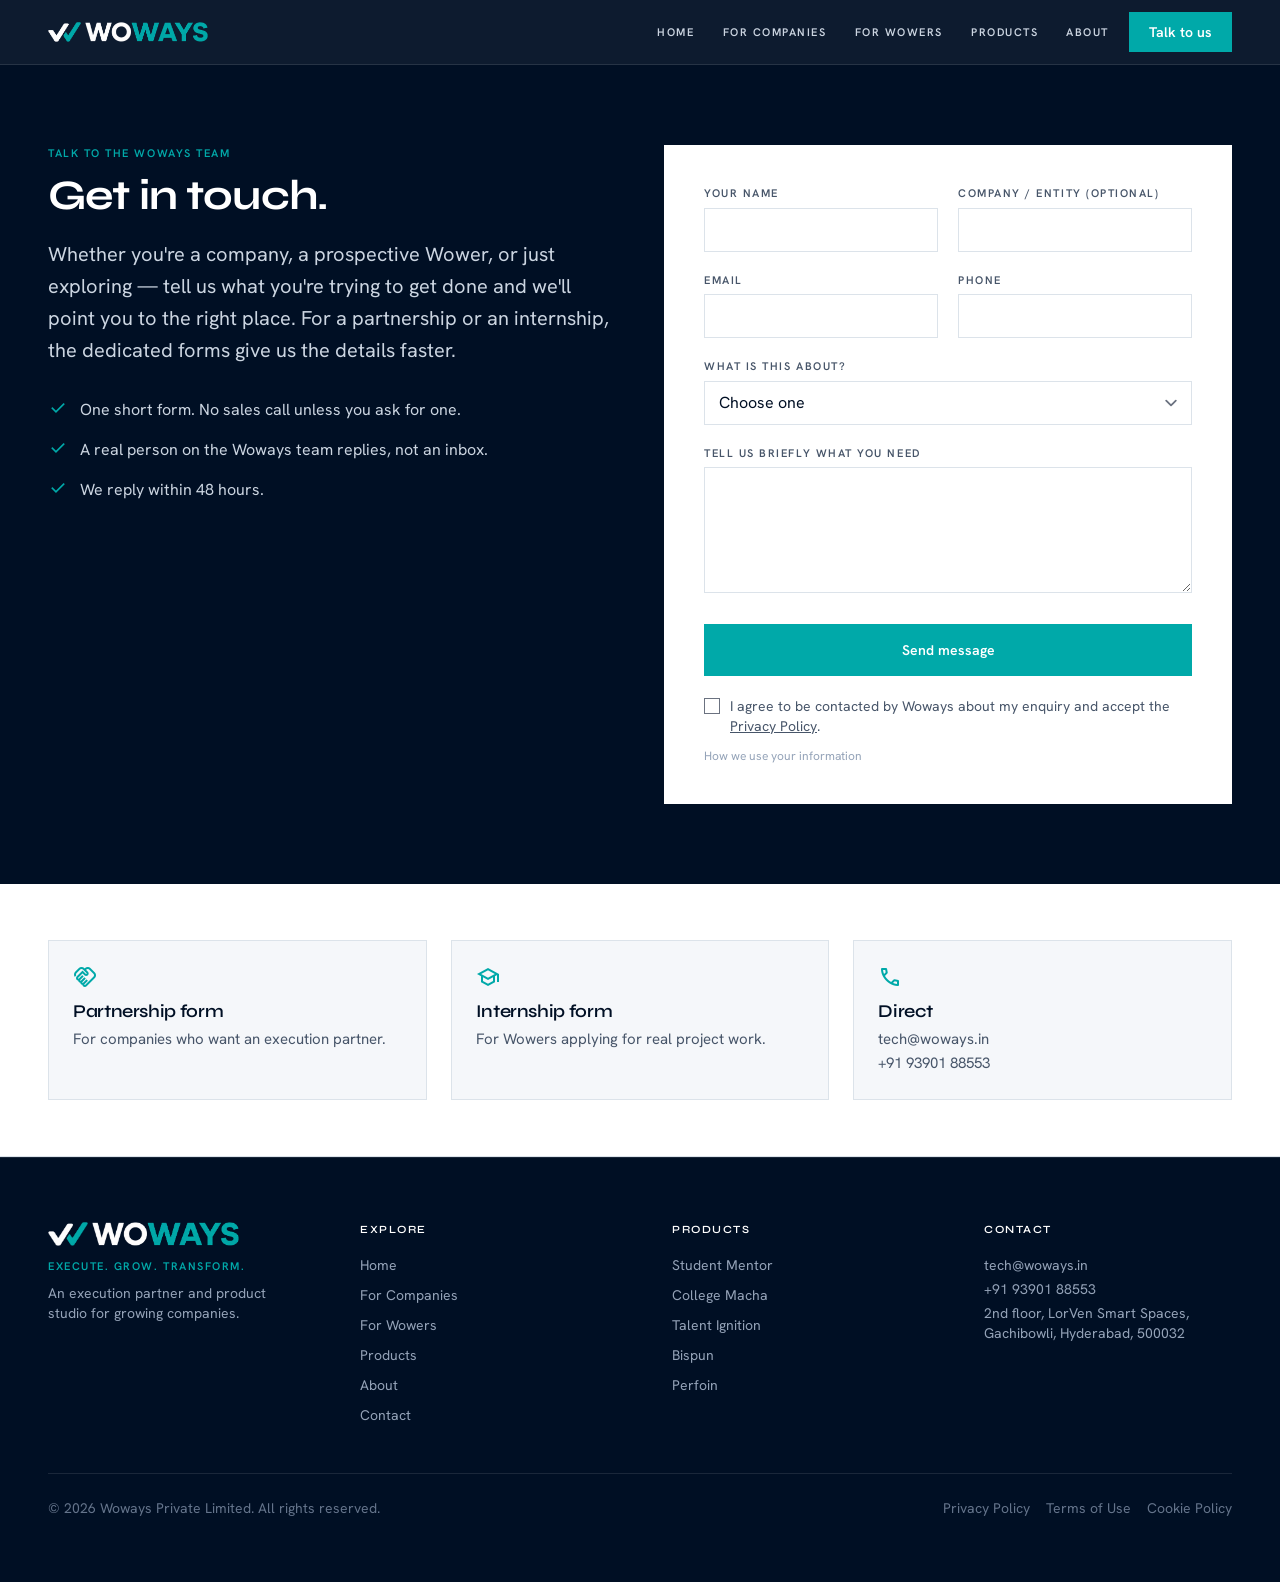
<file: contact.html>
<!DOCTYPE html>
<html class="scroll-smooth" lang="en"><head>
<meta charset="utf-8"/>
<meta content="width=device-width, initial-scale=1.0" name="viewport"/>
<title>Woways — Contact</title>
<link rel="icon" href="favicon.ico" sizes="any"/>
<link rel="icon" type="image/png" sizes="32x32" href="favicon-32.png"/>
<link rel="icon" type="image/png" sizes="16x16" href="favicon-16.png"/>
<link rel="apple-touch-icon" href="apple-touch-icon.png"/>
<link href="https://fonts.googleapis.com" rel="preconnect"/>
<link crossorigin="" href="https://fonts.gstatic.com" rel="preconnect"/>
<link href="https://fonts.googleapis.com/css2?family=Hanken+Grotesk:ital,wght@0,300;0,400;0,500;0,600;0,700;1,400&family=Syne:wght@500;600;700;800&display=swap" rel="stylesheet"/>
<link href="https://fonts.googleapis.com/css2?family=Material+Symbols+Outlined:wght,FILL@100..700,0..1&display=swap" rel="stylesheet"/>
<link rel="stylesheet" href="styles.css"/>
<style>
 .material-symbols-outlined{font-variation-settings:'FILL' 0,'wght' 400,'GRAD' 0,'opsz' 24;display:inline-block;vertical-align:middle;line-height:1}
 body{font-family:"Hanken Grotesk",sans-serif;overflow-x:hidden}
 img{max-width:100%;height:auto}
 header img,footer img{max-height:2.5rem;width:auto}
 h1,h2,h3,h4,.font-display{font-family:"Syne",sans-serif;letter-spacing:-0.02em}
 .hd1{font-size:clamp(32px,4.6vw,48px);line-height:1.05;font-weight:700}
 .hd2{font-size:clamp(26px,3.6vw,40px);line-height:1.1;font-weight:700}
 .hd3{font-size:22px;line-height:1.2;font-weight:600}
 .lead{font-size:clamp(17px,2.2vw,20px);line-height:1.6}
 .cap{font-size:11px;font-weight:600;letter-spacing:.14em;text-transform:uppercase}
 :focus-visible{outline:2.5px solid #00A9A9;outline-offset:3px}
 .skip{position:absolute;left:-9999px;top:0;background:#00A9A9;color:#02201E;padding:10px 16px;font-weight:600;z-index:200}
 .skip:focus{left:0}
 /* page transition */
 @keyframes pageIn{from{opacity:0;transform:translateY(12px)}to{opacity:1;transform:none}}
 main#main{animation:pageIn .55s cubic-bezier(.2,.7,.2,1) both}
 body.is-leaving{opacity:0;transform:translateY(-8px);transition:opacity .26s ease,transform .26s ease}
 @media (prefers-reduced-motion:reduce){main#main{animation:none}body.is-leaving{opacity:1!important;transform:none!important;transition:none}}
 /* animations */
 .js-anim .reveal{opacity:0;transform:translateY(30px);filter:blur(6px);transition:opacity .8s cubic-bezier(.19,.9,.22,1),transform .8s cubic-bezier(.19,.9,.22,1),filter .8s cubic-bezier(.19,.9,.22,1)}
 .js-anim .reveal.in{opacity:1;transform:none;filter:none}
 .js-anim .stagger.in>*{opacity:0;transform:translateY(24px);filter:blur(5px);animation:rise .7s cubic-bezier(.19,.9,.22,1) forwards}
 .js-anim .stagger.in>*:nth-child(2){animation-delay:.09s}.js-anim .stagger.in>*:nth-child(3){animation-delay:.18s}
 .js-anim .stagger.in>*:nth-child(4){animation-delay:.27s}.js-anim .stagger.in>*:nth-child(5){animation-delay:.36s}
 .js-anim .stagger.in>*:nth-child(6){animation-delay:.45s}
 @keyframes rise{to{opacity:1;transform:none;filter:none}}
 .herofade{opacity:0;transform:translateY(16px);animation:rise .8s cubic-bezier(.2,.7,.2,1) .05s forwards}
 /* masked headline reveal */
 .hrise{overflow:hidden;padding-bottom:.16em}
 .hrise>span{display:block;transform:translateY(108%);animation:hrise .95s cubic-bezier(.19,.9,.22,1) .12s both}
 @keyframes hrise{from{transform:translateY(108%)}to{transform:translateY(0)}}
 @media (prefers-reduced-motion:reduce){.hrise{overflow:visible;padding-bottom:0}.hrise>span{transform:none;animation:none}}
 .card-lift{transition:transform .2s ease,box-shadow .2s ease,border-color .2s ease}
 .card-lift:hover{transform:translateY(-4px);box-shadow:0 24px 50px -30px rgba(0,15,36,.5)}
 .arrow-move{transition:transform .16s ease}
 .grp:hover .arrow-move{transform:translateX(4px)}
 @media (prefers-reduced-motion:reduce){.reveal,.stagger>*,.herofade{opacity:1!important;transform:none!important;filter:none!important;animation:none!important}.mascot-float{animation:none!important}}
 .mascot-float{animation:bob 4.2s ease-in-out infinite}
 @keyframes bob{0%,100%{transform:translateY(0)}50%{transform:translateY(-10px)}}
 @keyframes floaty{0%,100%{transform:translateY(0)}50%{transform:translateY(-14px)}}
 .floaty{animation:floaty 6s ease-in-out infinite}
 @media (prefers-reduced-motion:reduce){.floaty{animation:none!important}}
 @keyframes haloPulse{0%,100%{opacity:.5;transform:scale(1)}50%{opacity:.85;transform:scale(1.07)}}
 .halo{filter:blur(34px);animation:haloPulse 7.5s ease-in-out infinite;will-change:opacity,transform}
 @media (prefers-reduced-motion:reduce){.halo{animation:none!important;opacity:.68!important;transform:none!important}}
 .glow{background:radial-gradient(46% 60% at 85% 0%,rgba(0,169,169,.28),transparent 60%),radial-gradient(40% 55% at 0% 100%,rgba(232,163,61,.14),transparent 60%);animation:glowdrift 16s ease-in-out infinite;will-change:transform,opacity}
 @keyframes glowdrift{0%,100%{transform:scale(1) translate3d(0,0,0);opacity:1}50%{transform:scale(1.12) translate3d(2%,1.5%,0);opacity:.82}}
 @media (prefers-reduced-motion:reduce){.glow{animation:none!important}}
 /* logo marquee */
 .mq{position:relative;-webkit-mask:linear-gradient(90deg,transparent,#000 7%,#000 93%,transparent);mask:linear-gradient(90deg,transparent,#000 7%,#000 93%,transparent)}
 .mq-track{display:flex;align-items:center;gap:60px;width:max-content;animation:mqscroll 42s linear infinite}
 .mq:hover .mq-track{animation-play-state:paused}
 .mq-item{display:inline-flex;align-items:center;flex:none}
 .mq-item img{height:30px;width:auto;max-width:150px;object-fit:contain;filter:brightness(0) invert(1);opacity:.55;transition:opacity .25s ease}
 .mq-item:hover img{opacity:.95}
 @keyframes mqscroll{from{transform:translate3d(0,0,0)}to{transform:translate3d(-50%,0,0)}}
 @media (prefers-reduced-motion:reduce){.mq-track{animation:none;flex-wrap:wrap;justify-content:center;width:100%;gap:28px 48px}.mq{-webkit-mask:none;mask:none}}
 .gridlines{background-image:linear-gradient(rgba(255,255,255,.05) 1px,transparent 1px),linear-gradient(90deg,rgba(255,255,255,.05) 1px,transparent 1px);background-size:64px 64px;-webkit-mask:radial-gradient(120% 90% at 50% 0%,#000 30%,transparent 78%);mask:radial-gradient(120% 90% at 50% 0%,#000 30%,transparent 78%)}
</style>
</head><body class="bg-paperBg text-brandNavy antialiased"><a href="#main" class="skip">Skip to content</a><header class="sticky top-0 z-50 bg-brandNavy/95 backdrop-blur border-b border-white/10"><div class="max-w-[1440px] mx-auto px-6 lg:px-12 h-16 flex items-center justify-between"><a href="/" aria-label="Woways — Execute, Grow, Transform" class="flex items-center gap-1 shrink-0"><img src="logo-icon.png" alt="" class="h-5 w-auto"/><img src="logo-word.png" alt="Woways" class="h-5 w-auto"/></a><div class="flex items-center gap-5"><nav class="hidden md:flex items-center gap-5 lg:gap-7" aria-label="Primary"><a class="cap text-slate-300 hover:text-white transition-colors" href="/">Home</a><a class="cap text-slate-300 hover:text-white transition-colors" href="companies">For Companies</a><a class="cap text-slate-300 hover:text-white transition-colors" href="wowers">For Wowers</a><a class="cap text-slate-300 hover:text-white transition-colors" href="products">Products</a><a class="cap text-slate-300 hover:text-white transition-colors" href="about">About</a></nav><a class="hidden sm:inline-flex items-center bg-brandTeal hover:bg-brandTealDark text-white text-sm font-semibold px-5 py-2.5 transition-colors" href="contact">Talk to us</a><button id="mbtn" class="md:hidden text-white p-2" aria-label="Open menu" aria-expanded="false"><span class="material-symbols-outlined">menu</span></button></div></div><div id="mmenu" class="hidden md:hidden bg-brandNavy border-t border-white/10"><a class="block px-6 py-3 text-slate-200 border-t border-white/10 font-display font-semibold" href="/">Home</a><a class="block px-6 py-3 text-slate-200 border-t border-white/10 font-display font-semibold" href="companies">For Companies</a><a class="block px-6 py-3 text-slate-200 border-t border-white/10 font-display font-semibold" href="wowers">For Wowers</a><a class="block px-6 py-3 text-slate-200 border-t border-white/10 font-display font-semibold" href="products">Products</a><a class="block px-6 py-3 text-slate-200 border-t border-white/10 font-display font-semibold" href="about">About</a><div class="p-4 border-t border-white/10"><a class="block text-center bg-brandTeal hover:bg-brandTealDark text-white text-sm font-semibold px-6 py-3 transition-colors" href="contact">Talk to us</a></div></div></header><main id="main" tabindex="-1"><section id="talk-form" class="bg-brandNavy text-white"><div class="max-w-[1440px] mx-auto px-6 lg:px-12 py-16 lg:py-20 grid grid-cols-1 lg:grid-cols-2 gap-12 items-start"><div class="herofade"><span class="cap text-brandTeal block mb-3">Talk to the Woways team</span><h1 class="hd1 text-white mb-5" style="font-size:clamp(26px,3.6vw,42px)">Get in touch.</h1><p class="lead text-slate-300 mb-8 max-w-xl">Whether you're a company, a prospective Wower, or just exploring — tell us what you're trying to get done and we'll point you to the right place. For a partnership or an internship, the dedicated forms give us the details faster.</p><div class="space-y-4"><div class="flex items-start gap-3 text-slate-300"><span class="material-symbols-outlined text-brandTeal text-[20px] shrink-0" aria-hidden="true">check</span><span>One short form. No sales call unless you ask for one.</span></div><div class="flex items-start gap-3 text-slate-300"><span class="material-symbols-outlined text-brandTeal text-[20px] shrink-0" aria-hidden="true">check</span><span>A real person on the Woways team replies, not an inbox.</span></div><div class="flex items-start gap-3 text-slate-300"><span class="material-symbols-outlined text-brandTeal text-[20px] shrink-0" aria-hidden="true">check</span><span>We reply within 48 hours.</span></div></div></div><form class="w3form bg-white p-8 lg:p-10 herofade" action="/api/submit" method="POST"><input type="hidden" name="_form" value="enquiry"/><input type="hidden" name="_subject" value="New enquiry — Woways website"/><input type="checkbox" name="botcheck" tabindex="-1" aria-hidden="true" style="display:none"/><div id="talk-ok" class="form-ok hidden mb-5 p-5 bg-brandTealTint border border-teal-200 flex items-start gap-3"><span class="material-symbols-outlined text-brandTeal" aria-hidden="true">check_circle</span><span class="text-brandTealDark text-sm">Thank you. Our team will get back to you within 48 hours.</span></div><div id="talk-err" class="form-err hidden mb-5 p-4 bg-red-50 text-red-700 text-sm border border-red-200" role="alert"></div><div class="grid grid-cols-1 md:grid-cols-2 gap-5"><div class=""><label class="cap text-slate-600 block mb-1.5" for="talk-name">Your name</label><input id="talk-name" name="Your name" type="text" required autocomplete="name" class="w-full h-11 px-3.5 border border-borderLine text-brandNavy"/></div><div class=""><label class="cap text-slate-600 block mb-1.5" for="talk-org">Company / entity (optional)</label><input id="talk-org" name="Company / entity (optional)" type="text" autocomplete="organization" class="w-full h-11 px-3.5 border border-borderLine text-brandNavy"/></div><div class=""><label class="cap text-slate-600 block mb-1.5" for="talk-email">Email</label><input id="talk-email" name="email" type="email" required autocomplete="email" class="w-full h-11 px-3.5 border border-borderLine text-brandNavy"/></div><div class=""><label class="cap text-slate-600 block mb-1.5" for="talk-phone">Phone</label><input id="talk-phone" name="Phone" type="tel" autocomplete="tel" class="w-full h-11 px-3.5 border border-borderLine text-brandNavy"/></div><div class="md:col-span-2"><label class="cap text-slate-600 block mb-1.5" for="talk-topic">What is this about?</label><select id="talk-topic" name="What is this about?" required class="w-full h-11 px-3.5 border border-borderLine text-brandNavy bg-white"><option value="">Choose one</option><option>Partnership</option><option>Internship</option><option>Product demo</option><option>Become a mentor</option><option>General enquiry</option></select></div><div class="md:col-span-2"><label class="cap text-slate-600 block mb-1.5" for="talk-msg">Tell us briefly what you need</label><textarea id="talk-msg" name="Tell us briefly what you need" rows="4" required class="w-full p-3.5 border border-borderLine text-brandNavy"></textarea></div></div><button type="submit" class="mt-6 w-full bg-brandTeal hover:bg-brandTealDark text-white text-sm font-semibold py-4 transition-colors disabled:opacity-60">Send message</button><label class="flex items-start gap-2.5 mt-5 text-sm text-slate-600"><input type="checkbox" required class="mt-0.5"/> <span>I agree to be contacted by Woways about my enquiry and accept the <a class="underline hover:text-brandTeal" href="privacy">Privacy Policy</a>.</span></label><p class="mt-3 text-xs text-slate-400"><a class="hover:text-brandTeal" href="privacy">How we use your information</a></p></form></div></section><section class="bg-white py-14 border-b border-borderLine"><div class="max-w-[1440px] mx-auto px-6 lg:px-12 grid grid-cols-1 md:grid-cols-3 gap-6 stagger reveal"><a class="bg-paperBg border border-borderLine p-6 card-lift block" href="partnerships#partner-form"><span class="material-symbols-outlined text-brandTeal mb-3 block" aria-hidden="true">handshake</span><h3 class="hd3 text-brandNavy mb-1" style="font-size:18px">Partnership form</h3><p class="text-[15px] leading-relaxed text-slate-600">For companies who want an execution partner.</p></a><a class="bg-paperBg border border-borderLine p-6 card-lift block" href="internships#apply-form"><span class="material-symbols-outlined text-brandTeal mb-3 block" aria-hidden="true">school</span><h3 class="hd3 text-brandNavy mb-1" style="font-size:18px">Internship form</h3><p class="text-[15px] leading-relaxed text-slate-600">For Wowers applying for real project work.</p></a><div class="bg-paperBg border border-borderLine p-6"><span class="material-symbols-outlined text-brandTeal mb-3 block" aria-hidden="true">call</span><h3 class="hd3 text-brandNavy mb-1" style="font-size:18px">Direct</h3><p class="text-[15px] leading-relaxed text-slate-600"><a class="hover:text-brandTeal" href="mailto:tech@woways.in">tech@woways.in</a><br/><a class="hover:text-brandTeal" href="tel:+919390188553">+91 93901 88553</a></p></div></div></section></main><footer class="bg-brandNavy text-slate-400 py-16 border-t border-white/10"><div class="max-w-[1440px] mx-auto px-6 lg:px-12"><div class="grid grid-cols-2 md:grid-cols-4 gap-x-8 lg:gap-x-16 gap-y-10 pb-12 border-b border-white/10"><div class="col-span-2 md:col-span-1"><div class="flex items-center gap-1 mb-3"><img src="logo-icon.png" alt="" class="h-6 w-auto"/><img src="logo-word.png" alt="Woways" class="h-6 w-auto"/></div><p class="cap text-brandTeal mb-2">Execute. Grow. Transform.</p><p class="text-sm max-w-[30ch]">An execution partner and product studio for growing companies.</p></div><div><h4 class="cap text-white mb-4">Explore</h4><ul class="space-y-2.5 text-sm"><li><a class="hover:text-white transition-colors" href="/">Home</a></li><li><a class="hover:text-white transition-colors" href="companies">For Companies</a></li><li><a class="hover:text-white transition-colors" href="wowers">For Wowers</a></li><li><a class="hover:text-white transition-colors" href="products">Products</a></li><li><a class="hover:text-white transition-colors" href="about">About</a></li><li><a class="hover:text-white transition-colors" href="contact">Contact</a></li></ul></div><div><h4 class="cap text-white mb-4">Products</h4><ul class="space-y-2.5 text-sm"><li><a class="hover:text-white transition-colors" href="https://studentmentor.co.in" target="_blank" rel="noopener noreferrer">Student Mentor</a></li><li><a class="hover:text-white transition-colors" href="https://collegemacha.com" target="_blank" rel="noopener noreferrer">College Macha</a></li><li><a class="hover:text-white transition-colors" href="https://talentignition.in" target="_blank" rel="noopener noreferrer">Talent Ignition</a></li><li><a class="hover:text-white transition-colors" href="https://bispun.com" target="_blank" rel="noopener noreferrer">Bispun</a></li><li><a class="hover:text-white transition-colors" href="https://woways-site.vercel.app" target="_blank" rel="noopener noreferrer">Perfoin</a></li></ul></div><div><h4 class="cap text-white mb-4">Contact</h4><p class="text-sm mb-1"><a class="hover:text-white transition-colors" href="mailto:tech@woways.in">tech@woways.in</a></p><p class="text-sm mb-1"><a class="hover:text-white transition-colors" href="tel:+919390188553">+91 93901 88553</a></p><p class="text-sm">2nd floor, LorVen Smart Spaces,<br/>Gachibowli, Hyderabad, 500032</p></div></div><div class="pt-6 text-sm text-slate-500 flex flex-wrap justify-between gap-3"><span>&copy; 2026 Woways Private Limited. All rights reserved.</span><span class="flex flex-wrap gap-x-4 gap-y-1"><a class="hover:text-white transition-colors" href="privacy">Privacy Policy</a><a class="hover:text-white transition-colors" href="terms">Terms of Use</a><a class="hover:text-white transition-colors" href="cookies">Cookie Policy</a></span></div></div></footer><script>(function(){var b=document.getElementById("mbtn"),m=document.getElementById("mmenu");if(b)b.addEventListener("click",function(){var o=m.classList.toggle("hidden");b.setAttribute("aria-expanded",String(!o));});})();(function(){var els=document.querySelectorAll(".reveal,.stagger");if(matchMedia("(prefers-reduced-motion: reduce)").matches||!("IntersectionObserver" in window))return;document.documentElement.classList.add("js-anim");var io=new IntersectionObserver(function(es){es.forEach(function(e){if(e.isIntersecting){e.target.classList.add("in");io.unobserve(e.target);}});},{threshold:.12,rootMargin:"0px 0px -6% 0px"});els.forEach(function(e){io.observe(e);});setTimeout(function(){els.forEach(function(e){e.classList.add("in");});},1600);})();(function(){if(matchMedia("(prefers-reduced-motion: reduce)").matches)return;var els=[].slice.call(document.querySelectorAll("[data-parallax]"));if(!els.length)return;var run=function(){if(innerWidth<1024){els.forEach(function(e){e.style.transform="";});return;}var y=window.scrollY||0;var d=Math.max(-28,Math.min(28,y*0.06));els.forEach(function(e){var s=e.classList.contains("scale-[1.08]")?" scale(1.08)":"";e.style.transform="translate3d(0,"+d.toFixed(1)+"px,0)"+s;});};var tick=false;addEventListener("scroll",function(){if(!tick){tick=true;requestAnimationFrame(function(){run();tick=false;});}},{passive:true});addEventListener("resize",run,{passive:true});run();})();(function(){var els=document.querySelectorAll(".countup");if(!els.length)return;var fmt=function(n){return n.toLocaleString("en-IN");};var run=function(el){var to=parseInt(el.getAttribute("data-to"),10)||0,st=null,d=1400;setTimeout(function(){el.textContent=fmt(to);},d+500);if(matchMedia("(prefers-reduced-motion: reduce)").matches||!window.requestAnimationFrame){el.textContent=fmt(to);return;}el.textContent="0";function step(t){if(!st)st=t;var p=Math.min((t-st)/d,1);el.textContent=fmt(Math.floor((1-Math.pow(1-p,3))*to));if(p<1)requestAnimationFrame(step);}requestAnimationFrame(step);};if("IntersectionObserver" in window){var io=new IntersectionObserver(function(es){es.forEach(function(e){if(e.isIntersecting){run(e.target);io.unobserve(e.target);}});},{threshold:.4});els.forEach(function(e){io.observe(e);});}else{els.forEach(run);}})();(function(){document.querySelectorAll("form.w3form").forEach(function(f){f.addEventListener("submit",function(e){e.preventDefault();var ok=f.querySelector(".form-ok"),err=f.querySelector(".form-err"),btn=f.querySelector("button[type=submit]"),lbl=btn?btn.textContent:"";if(err)err.classList.add("hidden");if(ok)ok.classList.add("hidden");var obj={};new FormData(f).forEach(function(v,k){obj[k]=v;});if(btn){btn.disabled=true;btn.textContent="Sending\u2026";}fetch("/api/submit",{method:"POST",headers:{"Content-Type":"application/json",Accept:"application/json"},body:JSON.stringify(obj)}).then(function(r){return r.json();}).then(function(j){if(j.success){f.reset();if(ok){ok.classList.remove("hidden");ok.scrollIntoView({block:"center",behavior:"smooth"});}}else{if(err){err.textContent=(j&&j.message)||"Something went wrong. Please email tech@woways.in.";err.classList.remove("hidden");}}}).catch(function(){if(err){err.textContent="Network error. Please email tech@woways.in.";err.classList.remove("hidden");}}).finally(function(){if(btn){btn.disabled=false;btn.textContent=lbl;}});});});})();(function(){if(matchMedia("(prefers-reduced-motion: reduce)").matches)return;document.addEventListener("click",function(e){if(e.defaultPrevented||e.button!==0||e.metaKey||e.ctrlKey||e.shiftKey||e.altKey)return;var a=e.target.closest&&e.target.closest("a");if(!a)return;if(a.target==="_blank"||a.hasAttribute("download"))return;var href=a.getAttribute("href")||"";if(!href||href.charAt(0)==="#"||/^(mailto:|tel:)/.test(href))return;var url;try{url=new URL(a.href,location.href);}catch(_){return;}if(url.origin!==location.origin)return;if(url.pathname===location.pathname){return;}e.preventDefault();document.body.classList.add("is-leaving");setTimeout(function(){location.href=a.href;},230);setTimeout(function(){document.body.classList.remove("is-leaving");},2500);});window.addEventListener("pageshow",function(ev){if(ev.persisted)document.body.classList.remove("is-leaving");});})();</script></body></html>
</file>
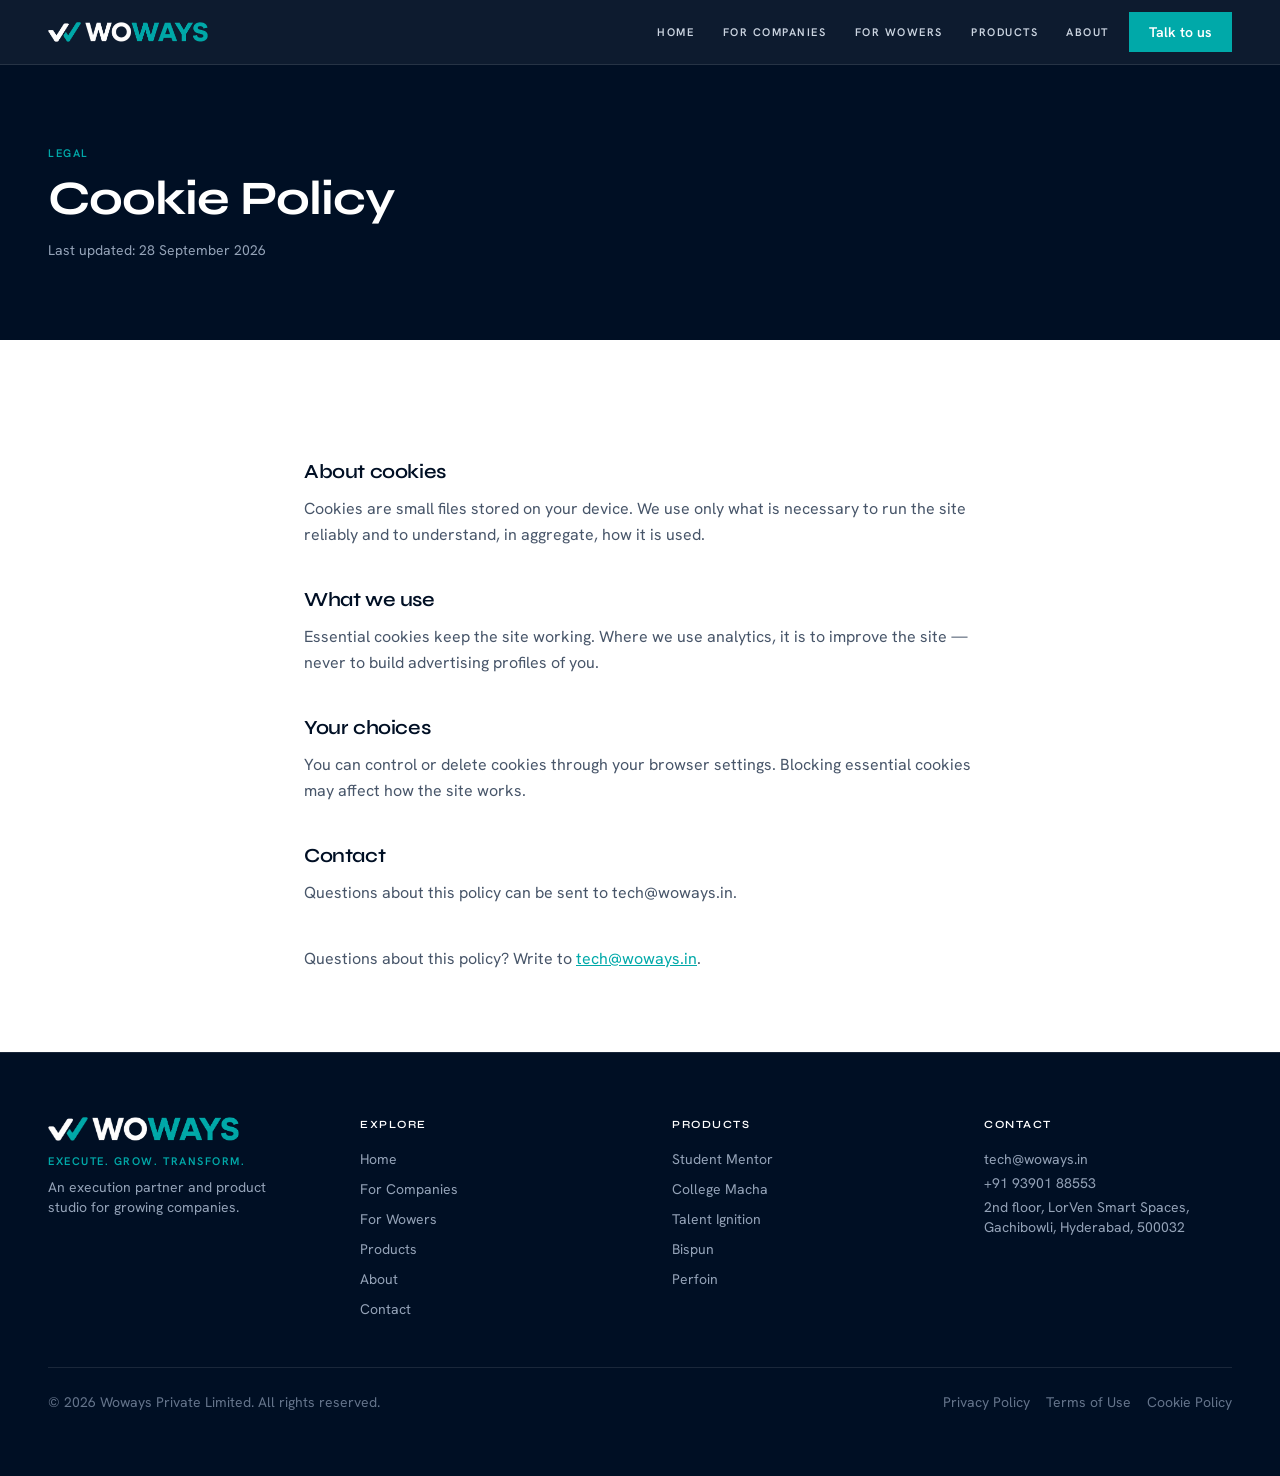
<file: cookies.html>
<!DOCTYPE html>
<html class="scroll-smooth" lang="en"><head>
<meta charset="utf-8"/>
<meta content="width=device-width, initial-scale=1.0" name="viewport"/>
<title>Woways — Cookie Policy</title>
<link rel="icon" href="favicon.ico" sizes="any"/>
<link rel="icon" type="image/png" sizes="32x32" href="favicon-32.png"/>
<link rel="icon" type="image/png" sizes="16x16" href="favicon-16.png"/>
<link rel="apple-touch-icon" href="apple-touch-icon.png"/>
<link href="https://fonts.googleapis.com" rel="preconnect"/>
<link crossorigin="" href="https://fonts.gstatic.com" rel="preconnect"/>
<link href="https://fonts.googleapis.com/css2?family=Hanken+Grotesk:ital,wght@0,300;0,400;0,500;0,600;0,700;1,400&family=Syne:wght@500;600;700;800&display=swap" rel="stylesheet"/>
<link href="https://fonts.googleapis.com/css2?family=Material+Symbols+Outlined:wght,FILL@100..700,0..1&display=swap" rel="stylesheet"/>
<link rel="stylesheet" href="styles.css"/>
<style>
 .material-symbols-outlined{font-variation-settings:'FILL' 0,'wght' 400,'GRAD' 0,'opsz' 24;display:inline-block;vertical-align:middle;line-height:1}
 body{font-family:"Hanken Grotesk",sans-serif;overflow-x:hidden}
 img{max-width:100%;height:auto}
 header img,footer img{max-height:2.5rem;width:auto}
 h1,h2,h3,h4,.font-display{font-family:"Syne",sans-serif;letter-spacing:-0.02em}
 .hd1{font-size:clamp(32px,4.6vw,48px);line-height:1.05;font-weight:700}
 .hd2{font-size:clamp(26px,3.6vw,40px);line-height:1.1;font-weight:700}
 .hd3{font-size:22px;line-height:1.2;font-weight:600}
 .lead{font-size:clamp(17px,2.2vw,20px);line-height:1.6}
 .cap{font-size:11px;font-weight:600;letter-spacing:.14em;text-transform:uppercase}
 :focus-visible{outline:2.5px solid #00A9A9;outline-offset:3px}
 .skip{position:absolute;left:-9999px;top:0;background:#00A9A9;color:#02201E;padding:10px 16px;font-weight:600;z-index:200}
 .skip:focus{left:0}
 /* page transition */
 @keyframes pageIn{from{opacity:0;transform:translateY(12px)}to{opacity:1;transform:none}}
 main#main{animation:pageIn .55s cubic-bezier(.2,.7,.2,1) both}
 body.is-leaving{opacity:0;transform:translateY(-8px);transition:opacity .26s ease,transform .26s ease}
 @media (prefers-reduced-motion:reduce){main#main{animation:none}body.is-leaving{opacity:1!important;transform:none!important;transition:none}}
 /* animations */
 .js-anim .reveal{opacity:0;transform:translateY(30px);filter:blur(6px);transition:opacity .8s cubic-bezier(.19,.9,.22,1),transform .8s cubic-bezier(.19,.9,.22,1),filter .8s cubic-bezier(.19,.9,.22,1)}
 .js-anim .reveal.in{opacity:1;transform:none;filter:none}
 .js-anim .stagger.in>*{opacity:0;transform:translateY(24px);filter:blur(5px);animation:rise .7s cubic-bezier(.19,.9,.22,1) forwards}
 .js-anim .stagger.in>*:nth-child(2){animation-delay:.09s}.js-anim .stagger.in>*:nth-child(3){animation-delay:.18s}
 .js-anim .stagger.in>*:nth-child(4){animation-delay:.27s}.js-anim .stagger.in>*:nth-child(5){animation-delay:.36s}
 .js-anim .stagger.in>*:nth-child(6){animation-delay:.45s}
 @keyframes rise{to{opacity:1;transform:none;filter:none}}
 .herofade{opacity:0;transform:translateY(16px);animation:rise .8s cubic-bezier(.2,.7,.2,1) .05s forwards}
 /* masked headline reveal */
 .hrise{overflow:hidden;padding-bottom:.16em}
 .hrise>span{display:block;transform:translateY(108%);animation:hrise .95s cubic-bezier(.19,.9,.22,1) .12s both}
 @keyframes hrise{from{transform:translateY(108%)}to{transform:translateY(0)}}
 @media (prefers-reduced-motion:reduce){.hrise{overflow:visible;padding-bottom:0}.hrise>span{transform:none;animation:none}}
 .card-lift{transition:transform .2s ease,box-shadow .2s ease,border-color .2s ease}
 .card-lift:hover{transform:translateY(-4px);box-shadow:0 24px 50px -30px rgba(0,15,36,.5)}
 .arrow-move{transition:transform .16s ease}
 .grp:hover .arrow-move{transform:translateX(4px)}
 @media (prefers-reduced-motion:reduce){.reveal,.stagger>*,.herofade{opacity:1!important;transform:none!important;filter:none!important;animation:none!important}.mascot-float{animation:none!important}}
 .mascot-float{animation:bob 4.2s ease-in-out infinite}
 @keyframes bob{0%,100%{transform:translateY(0)}50%{transform:translateY(-10px)}}
 @keyframes floaty{0%,100%{transform:translateY(0)}50%{transform:translateY(-14px)}}
 .floaty{animation:floaty 6s ease-in-out infinite}
 @media (prefers-reduced-motion:reduce){.floaty{animation:none!important}}
 @keyframes haloPulse{0%,100%{opacity:.5;transform:scale(1)}50%{opacity:.85;transform:scale(1.07)}}
 .halo{filter:blur(34px);animation:haloPulse 7.5s ease-in-out infinite;will-change:opacity,transform}
 @media (prefers-reduced-motion:reduce){.halo{animation:none!important;opacity:.68!important;transform:none!important}}
 .glow{background:radial-gradient(46% 60% at 85% 0%,rgba(0,169,169,.28),transparent 60%),radial-gradient(40% 55% at 0% 100%,rgba(232,163,61,.14),transparent 60%);animation:glowdrift 16s ease-in-out infinite;will-change:transform,opacity}
 @keyframes glowdrift{0%,100%{transform:scale(1) translate3d(0,0,0);opacity:1}50%{transform:scale(1.12) translate3d(2%,1.5%,0);opacity:.82}}
 @media (prefers-reduced-motion:reduce){.glow{animation:none!important}}
 /* logo marquee */
 .mq{position:relative;-webkit-mask:linear-gradient(90deg,transparent,#000 7%,#000 93%,transparent);mask:linear-gradient(90deg,transparent,#000 7%,#000 93%,transparent)}
 .mq-track{display:flex;align-items:center;gap:60px;width:max-content;animation:mqscroll 42s linear infinite}
 .mq:hover .mq-track{animation-play-state:paused}
 .mq-item{display:inline-flex;align-items:center;flex:none}
 .mq-item img{height:30px;width:auto;max-width:150px;object-fit:contain;filter:brightness(0) invert(1);opacity:.55;transition:opacity .25s ease}
 .mq-item:hover img{opacity:.95}
 @keyframes mqscroll{from{transform:translate3d(0,0,0)}to{transform:translate3d(-50%,0,0)}}
 @media (prefers-reduced-motion:reduce){.mq-track{animation:none;flex-wrap:wrap;justify-content:center;width:100%;gap:28px 48px}.mq{-webkit-mask:none;mask:none}}
 .gridlines{background-image:linear-gradient(rgba(255,255,255,.05) 1px,transparent 1px),linear-gradient(90deg,rgba(255,255,255,.05) 1px,transparent 1px);background-size:64px 64px;-webkit-mask:radial-gradient(120% 90% at 50% 0%,#000 30%,transparent 78%);mask:radial-gradient(120% 90% at 50% 0%,#000 30%,transparent 78%)}
</style>
</head><body class="bg-paperBg text-brandNavy antialiased"><a href="#main" class="skip">Skip to content</a><header class="sticky top-0 z-50 bg-brandNavy/95 backdrop-blur border-b border-white/10"><div class="max-w-[1440px] mx-auto px-6 lg:px-12 h-16 flex items-center justify-between"><a href="/" aria-label="Woways — Execute, Grow, Transform" class="flex items-center gap-1 shrink-0"><img src="logo-icon.png" alt="" class="h-5 w-auto"/><img src="logo-word.png" alt="Woways" class="h-5 w-auto"/></a><div class="flex items-center gap-5"><nav class="hidden md:flex items-center gap-5 lg:gap-7" aria-label="Primary"><a class="cap text-slate-300 hover:text-white transition-colors" href="/">Home</a><a class="cap text-slate-300 hover:text-white transition-colors" href="companies">For Companies</a><a class="cap text-slate-300 hover:text-white transition-colors" href="wowers">For Wowers</a><a class="cap text-slate-300 hover:text-white transition-colors" href="products">Products</a><a class="cap text-slate-300 hover:text-white transition-colors" href="about">About</a></nav><a class="hidden sm:inline-flex items-center bg-brandTeal hover:bg-brandTealDark text-white text-sm font-semibold px-5 py-2.5 transition-colors" href="contact">Talk to us</a><button id="mbtn" class="md:hidden text-white p-2" aria-label="Open menu" aria-expanded="false"><span class="material-symbols-outlined">menu</span></button></div></div><div id="mmenu" class="hidden md:hidden bg-brandNavy border-t border-white/10"><a class="block px-6 py-3 text-slate-200 border-t border-white/10 font-display font-semibold" href="/">Home</a><a class="block px-6 py-3 text-slate-200 border-t border-white/10 font-display font-semibold" href="companies">For Companies</a><a class="block px-6 py-3 text-slate-200 border-t border-white/10 font-display font-semibold" href="wowers">For Wowers</a><a class="block px-6 py-3 text-slate-200 border-t border-white/10 font-display font-semibold" href="products">Products</a><a class="block px-6 py-3 text-slate-200 border-t border-white/10 font-display font-semibold" href="about">About</a><div class="p-4 border-t border-white/10"><a class="block text-center bg-brandTeal hover:bg-brandTealDark text-white text-sm font-semibold px-6 py-3 transition-colors" href="contact">Talk to us</a></div></div></header><main id="main" tabindex="-1"><section class="bg-brandNavy text-white"><div class="max-w-[1440px] mx-auto px-6 lg:px-12 py-16 lg:py-20 herofade"><span class="cap text-brandTeal block mb-3">Legal</span><h1 class="hd1 text-white" style="font-size:clamp(30px,4.5vw,48px)">Cookie Policy</h1><p class="text-slate-400 mt-4 text-sm">Last updated: 28 September 2026</p></div></section><section class="bg-white py-16 lg:py-20"><div class="max-w-3xl mx-auto px-6 lg:px-12 reveal"><h2 class="hd3 text-brandNavy mt-10 mb-3" style="font-size:20px">About cookies</h2><p class="text-slate-600 leading-relaxed mb-4">Cookies are small files stored on your device. We use only what is necessary to run the site reliably and to understand, in aggregate, how it is used.</p><h2 class="hd3 text-brandNavy mt-10 mb-3" style="font-size:20px">What we use</h2><p class="text-slate-600 leading-relaxed mb-4">Essential cookies keep the site working. Where we use analytics, it is to improve the site — never to build advertising profiles of you.</p><h2 class="hd3 text-brandNavy mt-10 mb-3" style="font-size:20px">Your choices</h2><p class="text-slate-600 leading-relaxed mb-4">You can control or delete cookies through your browser settings. Blocking essential cookies may affect how the site works.</p><h2 class="hd3 text-brandNavy mt-10 mb-3" style="font-size:20px">Contact</h2><p class="text-slate-600 leading-relaxed mb-4">Questions about this policy can be sent to tech@woways.in.</p><p class="text-slate-600 leading-relaxed mt-10">Questions about this policy? Write to <a class="text-brandTeal underline" href="mailto:tech@woways.in">tech@woways.in</a>.</p></div></section></main><footer class="bg-brandNavy text-slate-400 py-16 border-t border-white/10"><div class="max-w-[1440px] mx-auto px-6 lg:px-12"><div class="grid grid-cols-2 md:grid-cols-4 gap-x-8 lg:gap-x-16 gap-y-10 pb-12 border-b border-white/10"><div class="col-span-2 md:col-span-1"><div class="flex items-center gap-1 mb-3"><img src="logo-icon.png" alt="" class="h-6 w-auto"/><img src="logo-word.png" alt="Woways" class="h-6 w-auto"/></div><p class="cap text-brandTeal mb-2">Execute. Grow. Transform.</p><p class="text-sm max-w-[30ch]">An execution partner and product studio for growing companies.</p></div><div><h4 class="cap text-white mb-4">Explore</h4><ul class="space-y-2.5 text-sm"><li><a class="hover:text-white transition-colors" href="/">Home</a></li><li><a class="hover:text-white transition-colors" href="companies">For Companies</a></li><li><a class="hover:text-white transition-colors" href="wowers">For Wowers</a></li><li><a class="hover:text-white transition-colors" href="products">Products</a></li><li><a class="hover:text-white transition-colors" href="about">About</a></li><li><a class="hover:text-white transition-colors" href="contact">Contact</a></li></ul></div><div><h4 class="cap text-white mb-4">Products</h4><ul class="space-y-2.5 text-sm"><li><a class="hover:text-white transition-colors" href="https://studentmentor.co.in" target="_blank" rel="noopener noreferrer">Student Mentor</a></li><li><a class="hover:text-white transition-colors" href="https://collegemacha.com" target="_blank" rel="noopener noreferrer">College Macha</a></li><li><a class="hover:text-white transition-colors" href="https://talentignition.in" target="_blank" rel="noopener noreferrer">Talent Ignition</a></li><li><a class="hover:text-white transition-colors" href="https://bispun.com" target="_blank" rel="noopener noreferrer">Bispun</a></li><li><a class="hover:text-white transition-colors" href="https://woways-site.vercel.app" target="_blank" rel="noopener noreferrer">Perfoin</a></li></ul></div><div><h4 class="cap text-white mb-4">Contact</h4><p class="text-sm mb-1"><a class="hover:text-white transition-colors" href="mailto:tech@woways.in">tech@woways.in</a></p><p class="text-sm mb-1"><a class="hover:text-white transition-colors" href="tel:+919390188553">+91 93901 88553</a></p><p class="text-sm">2nd floor, LorVen Smart Spaces,<br/>Gachibowli, Hyderabad, 500032</p></div></div><div class="pt-6 text-sm text-slate-500 flex flex-wrap justify-between gap-3"><span>&copy; 2026 Woways Private Limited. All rights reserved.</span><span class="flex flex-wrap gap-x-4 gap-y-1"><a class="hover:text-white transition-colors" href="privacy">Privacy Policy</a><a class="hover:text-white transition-colors" href="terms">Terms of Use</a><a class="hover:text-white transition-colors" href="cookies">Cookie Policy</a></span></div></div></footer><script>(function(){var b=document.getElementById("mbtn"),m=document.getElementById("mmenu");if(b)b.addEventListener("click",function(){var o=m.classList.toggle("hidden");b.setAttribute("aria-expanded",String(!o));});})();(function(){var els=document.querySelectorAll(".reveal,.stagger");if(matchMedia("(prefers-reduced-motion: reduce)").matches||!("IntersectionObserver" in window))return;document.documentElement.classList.add("js-anim");var io=new IntersectionObserver(function(es){es.forEach(function(e){if(e.isIntersecting){e.target.classList.add("in");io.unobserve(e.target);}});},{threshold:.12,rootMargin:"0px 0px -6% 0px"});els.forEach(function(e){io.observe(e);});setTimeout(function(){els.forEach(function(e){e.classList.add("in");});},1600);})();(function(){if(matchMedia("(prefers-reduced-motion: reduce)").matches)return;var els=[].slice.call(document.querySelectorAll("[data-parallax]"));if(!els.length)return;var run=function(){if(innerWidth<1024){els.forEach(function(e){e.style.transform="";});return;}var y=window.scrollY||0;var d=Math.max(-28,Math.min(28,y*0.06));els.forEach(function(e){var s=e.classList.contains("scale-[1.08]")?" scale(1.08)":"";e.style.transform="translate3d(0,"+d.toFixed(1)+"px,0)"+s;});};var tick=false;addEventListener("scroll",function(){if(!tick){tick=true;requestAnimationFrame(function(){run();tick=false;});}},{passive:true});addEventListener("resize",run,{passive:true});run();})();(function(){var els=document.querySelectorAll(".countup");if(!els.length)return;var fmt=function(n){return n.toLocaleString("en-IN");};var run=function(el){var to=parseInt(el.getAttribute("data-to"),10)||0,st=null,d=1400;setTimeout(function(){el.textContent=fmt(to);},d+500);if(matchMedia("(prefers-reduced-motion: reduce)").matches||!window.requestAnimationFrame){el.textContent=fmt(to);return;}el.textContent="0";function step(t){if(!st)st=t;var p=Math.min((t-st)/d,1);el.textContent=fmt(Math.floor((1-Math.pow(1-p,3))*to));if(p<1)requestAnimationFrame(step);}requestAnimationFrame(step);};if("IntersectionObserver" in window){var io=new IntersectionObserver(function(es){es.forEach(function(e){if(e.isIntersecting){run(e.target);io.unobserve(e.target);}});},{threshold:.4});els.forEach(function(e){io.observe(e);});}else{els.forEach(run);}})();(function(){document.querySelectorAll("form.w3form").forEach(function(f){f.addEventListener("submit",function(e){e.preventDefault();var ok=f.querySelector(".form-ok"),err=f.querySelector(".form-err"),btn=f.querySelector("button[type=submit]"),lbl=btn?btn.textContent:"";if(err)err.classList.add("hidden");if(ok)ok.classList.add("hidden");var obj={};new FormData(f).forEach(function(v,k){obj[k]=v;});if(btn){btn.disabled=true;btn.textContent="Sending\u2026";}fetch("/api/submit",{method:"POST",headers:{"Content-Type":"application/json",Accept:"application/json"},body:JSON.stringify(obj)}).then(function(r){return r.json();}).then(function(j){if(j.success){f.reset();if(ok){ok.classList.remove("hidden");ok.scrollIntoView({block:"center",behavior:"smooth"});}}else{if(err){err.textContent=(j&&j.message)||"Something went wrong. Please email tech@woways.in.";err.classList.remove("hidden");}}}).catch(function(){if(err){err.textContent="Network error. Please email tech@woways.in.";err.classList.remove("hidden");}}).finally(function(){if(btn){btn.disabled=false;btn.textContent=lbl;}});});});})();(function(){if(matchMedia("(prefers-reduced-motion: reduce)").matches)return;document.addEventListener("click",function(e){if(e.defaultPrevented||e.button!==0||e.metaKey||e.ctrlKey||e.shiftKey||e.altKey)return;var a=e.target.closest&&e.target.closest("a");if(!a)return;if(a.target==="_blank"||a.hasAttribute("download"))return;var href=a.getAttribute("href")||"";if(!href||href.charAt(0)==="#"||/^(mailto:|tel:)/.test(href))return;var url;try{url=new URL(a.href,location.href);}catch(_){return;}if(url.origin!==location.origin)return;if(url.pathname===location.pathname){return;}e.preventDefault();document.body.classList.add("is-leaving");setTimeout(function(){location.href=a.href;},230);setTimeout(function(){document.body.classList.remove("is-leaving");},2500);});window.addEventListener("pageshow",function(ev){if(ev.persisted)document.body.classList.remove("is-leaving");});})();</script></body></html>
</file>
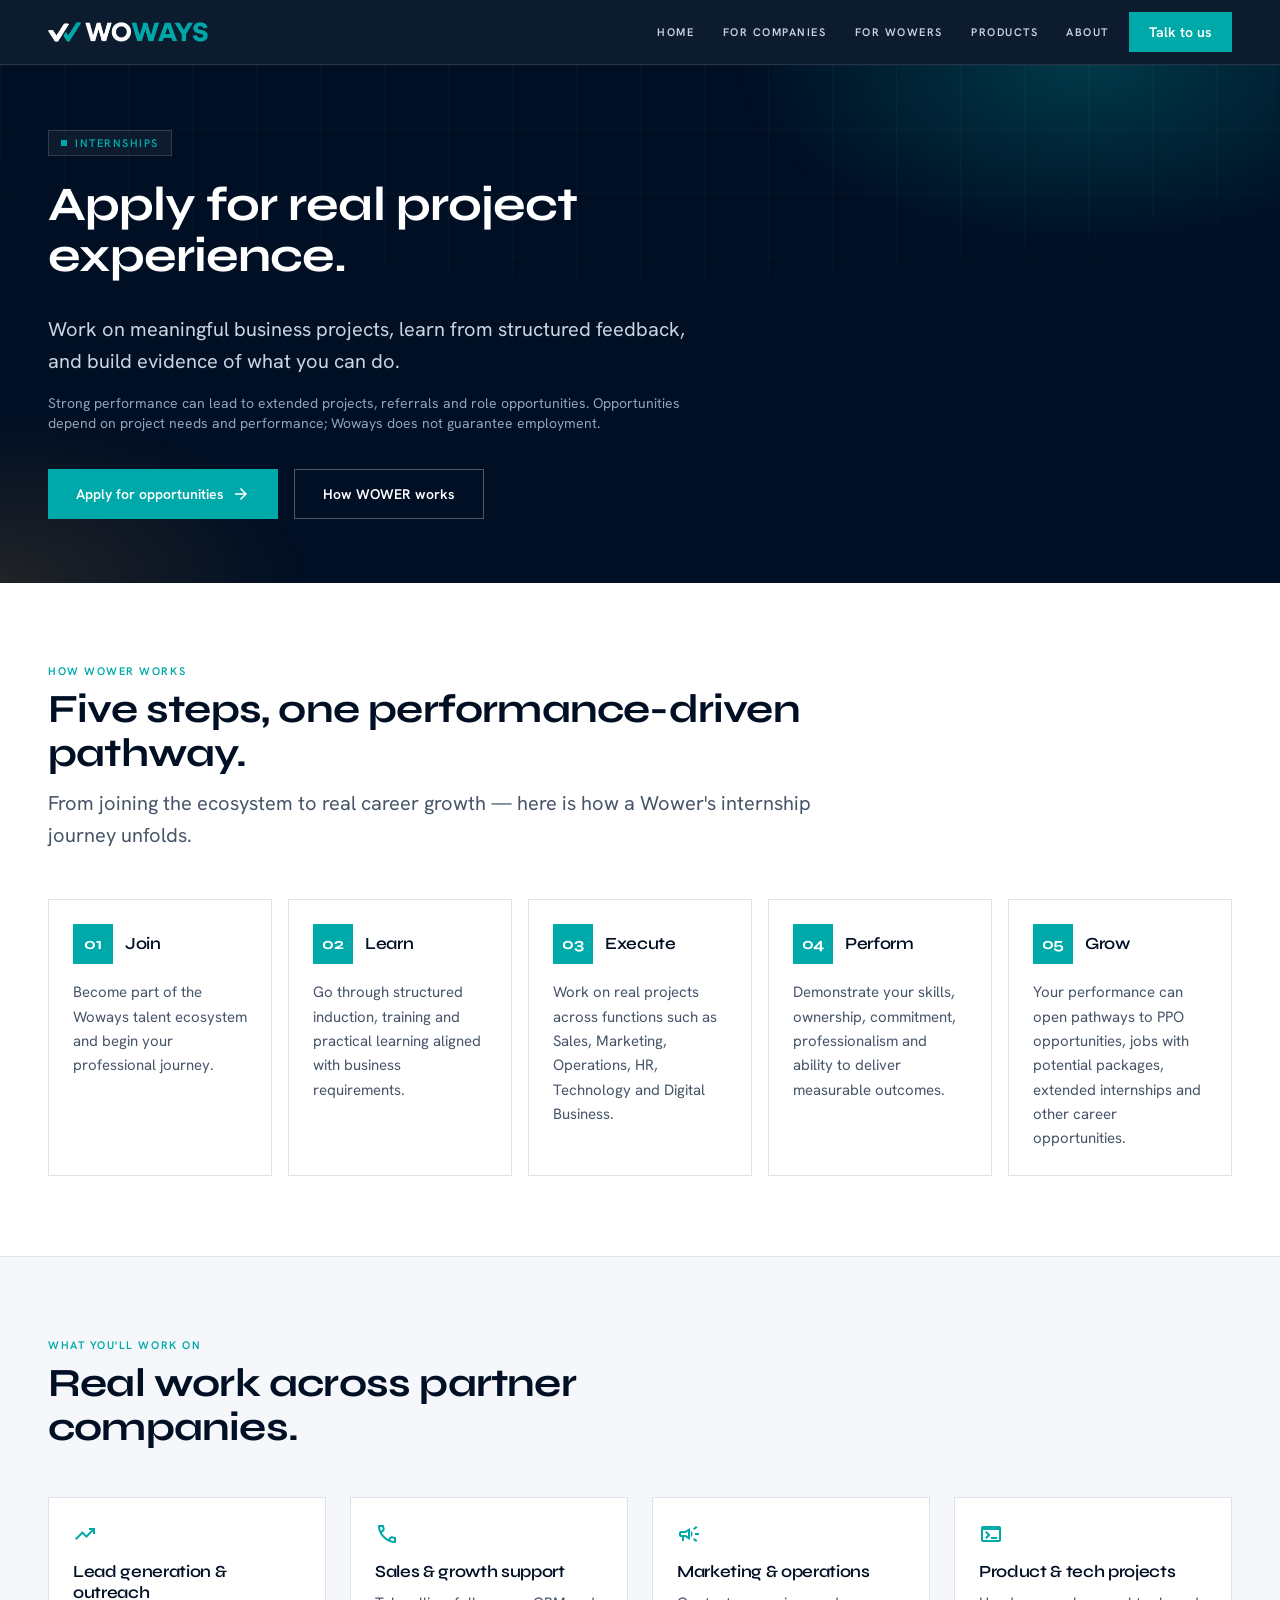
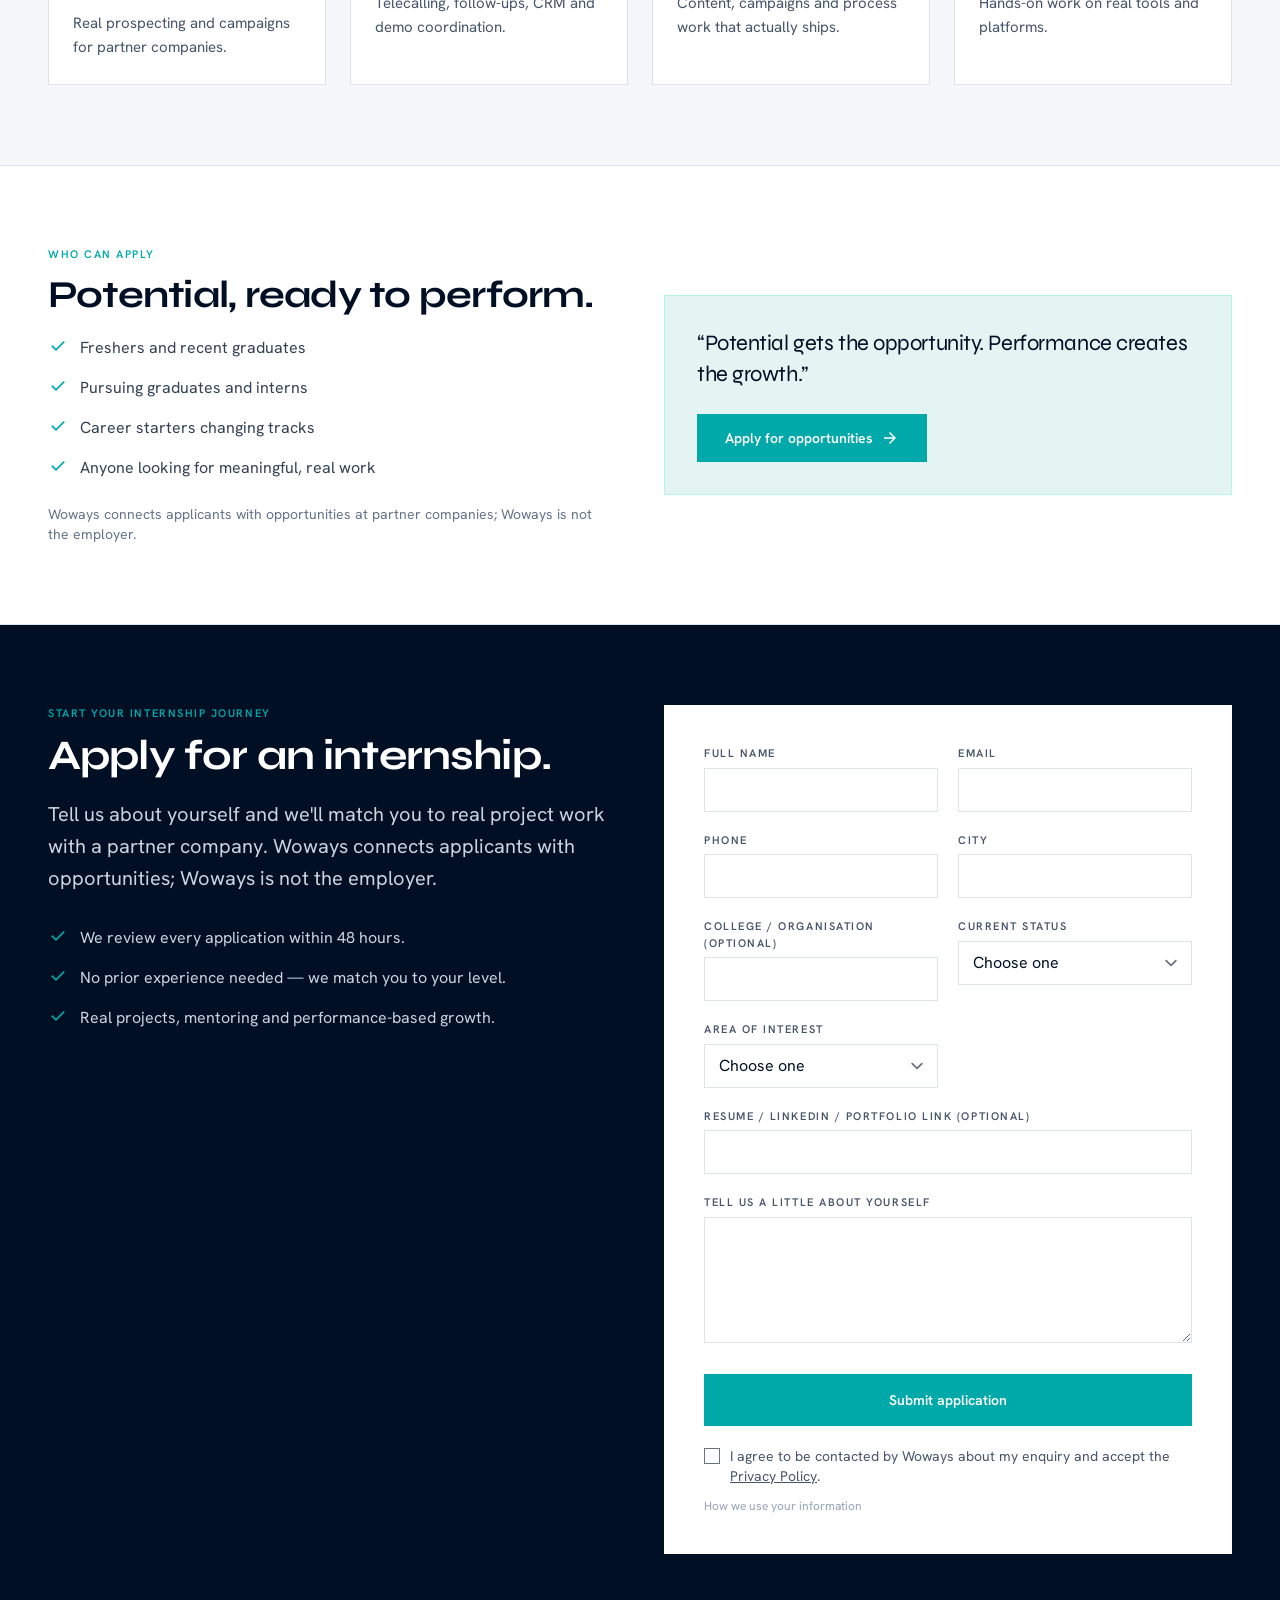
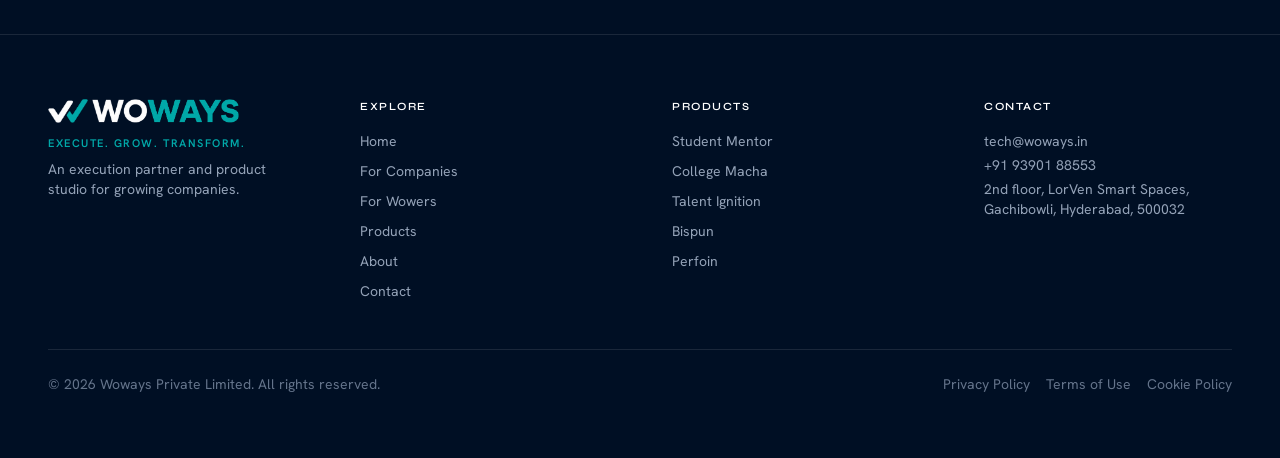
<file: internships.html>
<!DOCTYPE html>
<html class="scroll-smooth" lang="en"><head>
<meta charset="utf-8"/>
<meta content="width=device-width, initial-scale=1.0" name="viewport"/>
<title>Woways — Internships</title>
<link rel="icon" href="favicon.ico" sizes="any"/>
<link rel="icon" type="image/png" sizes="32x32" href="favicon-32.png"/>
<link rel="icon" type="image/png" sizes="16x16" href="favicon-16.png"/>
<link rel="apple-touch-icon" href="apple-touch-icon.png"/>
<link href="https://fonts.googleapis.com" rel="preconnect"/>
<link crossorigin="" href="https://fonts.gstatic.com" rel="preconnect"/>
<link href="https://fonts.googleapis.com/css2?family=Hanken+Grotesk:ital,wght@0,300;0,400;0,500;0,600;0,700;1,400&family=Syne:wght@500;600;700;800&display=swap" rel="stylesheet"/>
<link href="https://fonts.googleapis.com/css2?family=Material+Symbols+Outlined:wght,FILL@100..700,0..1&display=swap" rel="stylesheet"/>
<link rel="stylesheet" href="styles.css"/>
<style>
 .material-symbols-outlined{font-variation-settings:'FILL' 0,'wght' 400,'GRAD' 0,'opsz' 24;display:inline-block;vertical-align:middle;line-height:1}
 body{font-family:"Hanken Grotesk",sans-serif;overflow-x:hidden}
 img{max-width:100%;height:auto}
 header img,footer img{max-height:2.5rem;width:auto}
 h1,h2,h3,h4,.font-display{font-family:"Syne",sans-serif;letter-spacing:-0.02em}
 .hd1{font-size:clamp(32px,4.6vw,48px);line-height:1.05;font-weight:700}
 .hd2{font-size:clamp(26px,3.6vw,40px);line-height:1.1;font-weight:700}
 .hd3{font-size:22px;line-height:1.2;font-weight:600}
 .lead{font-size:clamp(17px,2.2vw,20px);line-height:1.6}
 .cap{font-size:11px;font-weight:600;letter-spacing:.14em;text-transform:uppercase}
 :focus-visible{outline:2.5px solid #00A9A9;outline-offset:3px}
 .skip{position:absolute;left:-9999px;top:0;background:#00A9A9;color:#02201E;padding:10px 16px;font-weight:600;z-index:200}
 .skip:focus{left:0}
 /* page transition */
 @keyframes pageIn{from{opacity:0;transform:translateY(12px)}to{opacity:1;transform:none}}
 main#main{animation:pageIn .55s cubic-bezier(.2,.7,.2,1) both}
 body.is-leaving{opacity:0;transform:translateY(-8px);transition:opacity .26s ease,transform .26s ease}
 @media (prefers-reduced-motion:reduce){main#main{animation:none}body.is-leaving{opacity:1!important;transform:none!important;transition:none}}
 /* animations */
 .js-anim .reveal{opacity:0;transform:translateY(30px);filter:blur(6px);transition:opacity .8s cubic-bezier(.19,.9,.22,1),transform .8s cubic-bezier(.19,.9,.22,1),filter .8s cubic-bezier(.19,.9,.22,1)}
 .js-anim .reveal.in{opacity:1;transform:none;filter:none}
 .js-anim .stagger.in>*{opacity:0;transform:translateY(24px);filter:blur(5px);animation:rise .7s cubic-bezier(.19,.9,.22,1) forwards}
 .js-anim .stagger.in>*:nth-child(2){animation-delay:.09s}.js-anim .stagger.in>*:nth-child(3){animation-delay:.18s}
 .js-anim .stagger.in>*:nth-child(4){animation-delay:.27s}.js-anim .stagger.in>*:nth-child(5){animation-delay:.36s}
 .js-anim .stagger.in>*:nth-child(6){animation-delay:.45s}
 @keyframes rise{to{opacity:1;transform:none;filter:none}}
 .herofade{opacity:0;transform:translateY(16px);animation:rise .8s cubic-bezier(.2,.7,.2,1) .05s forwards}
 /* masked headline reveal */
 .hrise{overflow:hidden;padding-bottom:.16em}
 .hrise>span{display:block;transform:translateY(108%);animation:hrise .95s cubic-bezier(.19,.9,.22,1) .12s both}
 @keyframes hrise{from{transform:translateY(108%)}to{transform:translateY(0)}}
 @media (prefers-reduced-motion:reduce){.hrise{overflow:visible;padding-bottom:0}.hrise>span{transform:none;animation:none}}
 .card-lift{transition:transform .2s ease,box-shadow .2s ease,border-color .2s ease}
 .card-lift:hover{transform:translateY(-4px);box-shadow:0 24px 50px -30px rgba(0,15,36,.5)}
 .arrow-move{transition:transform .16s ease}
 .grp:hover .arrow-move{transform:translateX(4px)}
 @media (prefers-reduced-motion:reduce){.reveal,.stagger>*,.herofade{opacity:1!important;transform:none!important;filter:none!important;animation:none!important}.mascot-float{animation:none!important}}
 .mascot-float{animation:bob 4.2s ease-in-out infinite}
 @keyframes bob{0%,100%{transform:translateY(0)}50%{transform:translateY(-10px)}}
 @keyframes floaty{0%,100%{transform:translateY(0)}50%{transform:translateY(-14px)}}
 .floaty{animation:floaty 6s ease-in-out infinite}
 @media (prefers-reduced-motion:reduce){.floaty{animation:none!important}}
 @keyframes haloPulse{0%,100%{opacity:.5;transform:scale(1)}50%{opacity:.85;transform:scale(1.07)}}
 .halo{filter:blur(34px);animation:haloPulse 7.5s ease-in-out infinite;will-change:opacity,transform}
 @media (prefers-reduced-motion:reduce){.halo{animation:none!important;opacity:.68!important;transform:none!important}}
 .glow{background:radial-gradient(46% 60% at 85% 0%,rgba(0,169,169,.28),transparent 60%),radial-gradient(40% 55% at 0% 100%,rgba(232,163,61,.14),transparent 60%);animation:glowdrift 16s ease-in-out infinite;will-change:transform,opacity}
 @keyframes glowdrift{0%,100%{transform:scale(1) translate3d(0,0,0);opacity:1}50%{transform:scale(1.12) translate3d(2%,1.5%,0);opacity:.82}}
 @media (prefers-reduced-motion:reduce){.glow{animation:none!important}}
 /* logo marquee */
 .mq{position:relative;-webkit-mask:linear-gradient(90deg,transparent,#000 7%,#000 93%,transparent);mask:linear-gradient(90deg,transparent,#000 7%,#000 93%,transparent)}
 .mq-track{display:flex;align-items:center;gap:60px;width:max-content;animation:mqscroll 42s linear infinite}
 .mq:hover .mq-track{animation-play-state:paused}
 .mq-item{display:inline-flex;align-items:center;flex:none}
 .mq-item img{height:30px;width:auto;max-width:150px;object-fit:contain;filter:brightness(0) invert(1);opacity:.55;transition:opacity .25s ease}
 .mq-item:hover img{opacity:.95}
 @keyframes mqscroll{from{transform:translate3d(0,0,0)}to{transform:translate3d(-50%,0,0)}}
 @media (prefers-reduced-motion:reduce){.mq-track{animation:none;flex-wrap:wrap;justify-content:center;width:100%;gap:28px 48px}.mq{-webkit-mask:none;mask:none}}
 .gridlines{background-image:linear-gradient(rgba(255,255,255,.05) 1px,transparent 1px),linear-gradient(90deg,rgba(255,255,255,.05) 1px,transparent 1px);background-size:64px 64px;-webkit-mask:radial-gradient(120% 90% at 50% 0%,#000 30%,transparent 78%);mask:radial-gradient(120% 90% at 50% 0%,#000 30%,transparent 78%)}
</style>
</head><body class="bg-paperBg text-brandNavy antialiased"><a href="#main" class="skip">Skip to content</a><header class="sticky top-0 z-50 bg-brandNavy/95 backdrop-blur border-b border-white/10"><div class="max-w-[1440px] mx-auto px-6 lg:px-12 h-16 flex items-center justify-between"><a href="/" aria-label="Woways — Execute, Grow, Transform" class="flex items-center gap-1 shrink-0"><img src="logo-icon.png" alt="" class="h-5 w-auto"/><img src="logo-word.png" alt="Woways" class="h-5 w-auto"/></a><div class="flex items-center gap-5"><nav class="hidden md:flex items-center gap-5 lg:gap-7" aria-label="Primary"><a class="cap text-slate-300 hover:text-white transition-colors" href="/">Home</a><a class="cap text-slate-300 hover:text-white transition-colors" href="companies">For Companies</a><a class="cap text-slate-300 hover:text-white transition-colors" href="wowers">For Wowers</a><a class="cap text-slate-300 hover:text-white transition-colors" href="products">Products</a><a class="cap text-slate-300 hover:text-white transition-colors" href="about">About</a></nav><a class="hidden sm:inline-flex items-center bg-brandTeal hover:bg-brandTealDark text-white text-sm font-semibold px-5 py-2.5 transition-colors" href="contact">Talk to us</a><button id="mbtn" class="md:hidden text-white p-2" aria-label="Open menu" aria-expanded="false"><span class="material-symbols-outlined">menu</span></button></div></div><div id="mmenu" class="hidden md:hidden bg-brandNavy border-t border-white/10"><a class="block px-6 py-3 text-slate-200 border-t border-white/10 font-display font-semibold" href="/">Home</a><a class="block px-6 py-3 text-slate-200 border-t border-white/10 font-display font-semibold" href="companies">For Companies</a><a class="block px-6 py-3 text-slate-200 border-t border-white/10 font-display font-semibold" href="wowers">For Wowers</a><a class="block px-6 py-3 text-slate-200 border-t border-white/10 font-display font-semibold" href="products">Products</a><a class="block px-6 py-3 text-slate-200 border-t border-white/10 font-display font-semibold" href="about">About</a><div class="p-4 border-t border-white/10"><a class="block text-center bg-brandTeal hover:bg-brandTealDark text-white text-sm font-semibold px-6 py-3 transition-colors" href="contact">Talk to us</a></div></div></header><main id="main" tabindex="-1"><section class="relative bg-brandNavy text-white overflow-hidden"><div class="absolute inset-0 glow pointer-events-none"></div><div class="absolute inset-0 gridlines opacity-60 pointer-events-none"></div><div class="relative max-w-[1440px] mx-auto px-6 lg:px-12 pt-12 lg:pt-16 pb-14 lg:pb-16"><div class="max-w-3xl herofade"><div class="inline-flex items-center gap-2 px-3 py-1 bg-white/5 border border-white/15 text-brandTeal cap mb-6"><span class="w-1.5 h-1.5 bg-brandTeal inline-block"></span> Internships</div><h1 class="hd1 text-white mb-6 hrise"><span>Apply for real project experience.</span></h1><p class="lead text-slate-300 max-w-2xl mb-8">Work on meaningful business projects, learn from structured feedback, and build evidence of what you can do.<br class="hidden sm:block"/><span class="inline-block mt-4 text-slate-400 text-sm">Strong performance can lead to extended projects, referrals and role opportunities. Opportunities depend on project needs and performance; Woways does not guarantee employment.</span></p><div class="flex flex-wrap gap-4"><a class="bg-brandTeal hover:bg-brandTealDark text-white text-sm font-semibold px-7 py-3.5 transition-colors inline-flex items-center gap-2" href="#apply-form">Apply for opportunities <span class="material-symbols-outlined text-[18px]" aria-hidden="true">arrow_forward</span></a><a class="border border-white/30 hover:border-white hover:bg-white/5 text-white text-sm font-semibold px-7 py-3.5 transition-colors" href="#pathway">How WOWER works</a></div></div></div></section><section class="bg-white py-16 lg:py-20 border-b border-borderLine" id="pathway"><div class="max-w-[1440px] mx-auto px-6 lg:px-12"><div class="max-w-3xl mb-12 reveal"><span class="cap text-brandTeal block mb-2">How WOWER works</span><h2 class="hd2 text-brandNavy mb-3">Five steps, one performance-driven pathway.</h2><p class="lead text-slate-600">From joining the ecosystem to real career growth — here is how a Wower's internship journey unfolds.</p></div><div class="grid grid-cols-1 sm:grid-cols-2 lg:grid-cols-5 gap-4 stagger reveal"><div class="border border-borderLine p-6 bg-white card-lift text-left"><div class="flex items-center gap-3 mb-4"><div class="w-10 h-10 bg-brandTeal text-white grid place-items-center font-display font-bold shrink-0">01</div><h3 class="hd3 text-brandNavy" style="font-size:17px">Join</h3></div><p class="text-[15px] leading-relaxed text-slate-600 leading-relaxed">Become part of the Woways talent ecosystem and begin your professional journey.</p></div><div class="border border-borderLine p-6 bg-white card-lift text-left"><div class="flex items-center gap-3 mb-4"><div class="w-10 h-10 bg-brandTeal text-white grid place-items-center font-display font-bold shrink-0">02</div><h3 class="hd3 text-brandNavy" style="font-size:17px">Learn</h3></div><p class="text-[15px] leading-relaxed text-slate-600 leading-relaxed">Go through structured induction, training and practical learning aligned with business requirements.</p></div><div class="border border-borderLine p-6 bg-white card-lift text-left"><div class="flex items-center gap-3 mb-4"><div class="w-10 h-10 bg-brandTeal text-white grid place-items-center font-display font-bold shrink-0">03</div><h3 class="hd3 text-brandNavy" style="font-size:17px">Execute</h3></div><p class="text-[15px] leading-relaxed text-slate-600 leading-relaxed">Work on real projects across functions such as Sales, Marketing, Operations, HR, Technology and Digital Business.</p></div><div class="border border-borderLine p-6 bg-white card-lift text-left"><div class="flex items-center gap-3 mb-4"><div class="w-10 h-10 bg-brandTeal text-white grid place-items-center font-display font-bold shrink-0">04</div><h3 class="hd3 text-brandNavy" style="font-size:17px">Perform</h3></div><p class="text-[15px] leading-relaxed text-slate-600 leading-relaxed">Demonstrate your skills, ownership, commitment, professionalism and ability to deliver measurable outcomes.</p></div><div class="border border-borderLine p-6 bg-white card-lift text-left"><div class="flex items-center gap-3 mb-4"><div class="w-10 h-10 bg-brandTeal text-white grid place-items-center font-display font-bold shrink-0">05</div><h3 class="hd3 text-brandNavy" style="font-size:17px">Grow</h3></div><p class="text-[15px] leading-relaxed text-slate-600 leading-relaxed">Your performance can open pathways to PPO opportunities, jobs with potential packages, extended internships and other career opportunities.</p></div></div></div></section><section class="bg-paperBg py-16 lg:py-20 border-b border-borderLine"><div class="max-w-[1440px] mx-auto px-6 lg:px-12"><div class="max-w-3xl mb-12 reveal"><span class="cap text-brandTeal block mb-2">What you'll work on</span><h2 class="hd2 text-brandNavy mb-3">Real work across partner companies.</h2><p class="lead text-slate-600"></p></div><div class="grid grid-cols-1 md:grid-cols-2 lg:grid-cols-4 gap-6 stagger reveal"><div class="bg-white border border-borderLine p-6 card-lift"><span class="material-symbols-outlined text-brandTeal mb-4 block" aria-hidden="true">trending_up</span><h3 class="hd3 text-brandNavy mb-2" style="font-size:17px">Lead generation & outreach</h3><p class="text-[15px] leading-relaxed text-slate-600">Real prospecting and campaigns for partner companies.</p></div><div class="bg-white border border-borderLine p-6 card-lift"><span class="material-symbols-outlined text-brandTeal mb-4 block" aria-hidden="true">call</span><h3 class="hd3 text-brandNavy mb-2" style="font-size:17px">Sales & growth support</h3><p class="text-[15px] leading-relaxed text-slate-600">Telecalling, follow-ups, CRM and demo coordination.</p></div><div class="bg-white border border-borderLine p-6 card-lift"><span class="material-symbols-outlined text-brandTeal mb-4 block" aria-hidden="true">campaign</span><h3 class="hd3 text-brandNavy mb-2" style="font-size:17px">Marketing & operations</h3><p class="text-[15px] leading-relaxed text-slate-600">Content, campaigns and process work that actually ships.</p></div><div class="bg-white border border-borderLine p-6 card-lift"><span class="material-symbols-outlined text-brandTeal mb-4 block" aria-hidden="true">terminal</span><h3 class="hd3 text-brandNavy mb-2" style="font-size:17px">Product & tech projects</h3><p class="text-[15px] leading-relaxed text-slate-600">Hands-on work on real tools and platforms.</p></div></div></div></section><section class="bg-white py-16 lg:py-20 border-b border-borderLine"><div class="max-w-[1440px] mx-auto px-6 lg:px-12 grid lg:grid-cols-2 gap-12 items-center"><div class="reveal"><span class="cap text-brandTeal block mb-3">Who can apply</span><h2 class="hd2 text-brandNavy mb-5" style="font-size:clamp(26px,3.4vw,38px)">Potential, ready to perform.</h2><ul class="space-y-4"><li class="flex items-start gap-3 text-slate-700"><span class="material-symbols-outlined text-brandTeal text-[20px] shrink-0" aria-hidden="true">check</span><span>Freshers and recent graduates</span></li><li class="flex items-start gap-3 text-slate-700"><span class="material-symbols-outlined text-brandTeal text-[20px] shrink-0" aria-hidden="true">check</span><span>Pursuing graduates and interns</span></li><li class="flex items-start gap-3 text-slate-700"><span class="material-symbols-outlined text-brandTeal text-[20px] shrink-0" aria-hidden="true">check</span><span>Career starters changing tracks</span></li><li class="flex items-start gap-3 text-slate-700"><span class="material-symbols-outlined text-brandTeal text-[20px] shrink-0" aria-hidden="true">check</span><span>Anyone looking for meaningful, real work</span></li></ul><p class="mt-6 text-sm text-slate-500">Woways connects applicants with opportunities at partner companies; Woways is not the employer.</p></div><div class="reveal bg-brandTealTint border border-teal-200/60 p-8"><p class="font-display text-brandNavy" style="font-size:22px;line-height:1.4">&ldquo;Potential gets the opportunity. Performance creates the growth.&rdquo;</p><a class="mt-6 inline-flex items-center gap-2 bg-brandTeal hover:bg-brandTealDark text-white text-sm font-semibold px-7 py-3.5 transition-colors" href="#apply-form">Apply for opportunities <span class="material-symbols-outlined text-[18px]" aria-hidden="true">arrow_forward</span></a></div></div></section><section id="apply-form" class="bg-brandNavy text-white"><div class="max-w-[1440px] mx-auto px-6 lg:px-12 py-16 lg:py-20 grid grid-cols-1 lg:grid-cols-2 gap-12 items-start"><div class="herofade"><span class="cap text-brandTeal block mb-3">Start your internship journey</span><h2 class="hd1 text-white mb-5" style="font-size:clamp(26px,3.6vw,42px)">Apply for an internship.</h2><p class="lead text-slate-300 mb-8 max-w-xl">Tell us about yourself and we'll match you to real project work with a partner company. Woways connects applicants with opportunities; Woways is not the employer.</p><div class="space-y-4"><div class="flex items-start gap-3 text-slate-300"><span class="material-symbols-outlined text-brandTeal text-[20px] shrink-0" aria-hidden="true">check</span><span>We review every application within 48 hours.</span></div><div class="flex items-start gap-3 text-slate-300"><span class="material-symbols-outlined text-brandTeal text-[20px] shrink-0" aria-hidden="true">check</span><span>No prior experience needed — we match you to your level.</span></div><div class="flex items-start gap-3 text-slate-300"><span class="material-symbols-outlined text-brandTeal text-[20px] shrink-0" aria-hidden="true">check</span><span>Real projects, mentoring and performance-based growth.</span></div></div></div><form class="w3form bg-white p-8 lg:p-10 herofade" action="/api/submit" method="POST"><input type="hidden" name="_form" value="internship"/><input type="hidden" name="_subject" value="New internship application — Woways website"/><input type="checkbox" name="botcheck" tabindex="-1" aria-hidden="true" style="display:none"/><div id="apply-ok" class="form-ok hidden mb-5 p-5 bg-brandTealTint border border-teal-200 flex items-start gap-3"><span class="material-symbols-outlined text-brandTeal" aria-hidden="true">check_circle</span><span class="text-brandTealDark text-sm">Thank you for applying. We review applications and get back within 48 hours.</span></div><div id="apply-err" class="form-err hidden mb-5 p-4 bg-red-50 text-red-700 text-sm border border-red-200" role="alert"></div><div class="grid grid-cols-1 md:grid-cols-2 gap-5"><div class=""><label class="cap text-slate-600 block mb-1.5" for="apply-name">Full name</label><input id="apply-name" name="Full name" type="text" required autocomplete="name" class="w-full h-11 px-3.5 border border-borderLine text-brandNavy"/></div><div class=""><label class="cap text-slate-600 block mb-1.5" for="apply-email">Email</label><input id="apply-email" name="email" type="email" required autocomplete="email" class="w-full h-11 px-3.5 border border-borderLine text-brandNavy"/></div><div class=""><label class="cap text-slate-600 block mb-1.5" for="apply-phone">Phone</label><input id="apply-phone" name="Phone" type="tel" required autocomplete="tel" class="w-full h-11 px-3.5 border border-borderLine text-brandNavy"/></div><div class=""><label class="cap text-slate-600 block mb-1.5" for="apply-city">City</label><input id="apply-city" name="City" type="text" autocomplete="address-level2" class="w-full h-11 px-3.5 border border-borderLine text-brandNavy"/></div><div class=""><label class="cap text-slate-600 block mb-1.5" for="apply-college">College / organisation (optional)</label><input id="apply-college" name="College / organisation (optional)" type="text" class="w-full h-11 px-3.5 border border-borderLine text-brandNavy"/></div><div class=""><label class="cap text-slate-600 block mb-1.5" for="apply-status">Current status</label><select id="apply-status" name="Current status" required class="w-full h-11 px-3.5 border border-borderLine text-brandNavy bg-white"><option value="">Choose one</option><option>College student</option><option>Pursuing graduate</option><option>Recent graduate</option><option>Working professional</option><option>Career starter</option></select></div><div class=""><label class="cap text-slate-600 block mb-1.5" for="apply-interest">Area of interest</label><select id="apply-interest" name="Area of interest" required class="w-full h-11 px-3.5 border border-borderLine text-brandNavy bg-white"><option value="">Choose one</option><option>Sales</option><option>Marketing</option><option>Operations</option><option>HR</option><option>Technology</option><option>Digital Business</option><option>Not sure yet</option></select></div><div class="md:col-span-2"><label class="cap text-slate-600 block mb-1.5" for="apply-link">Resume / LinkedIn / Portfolio link (optional)</label><input id="apply-link" name="Resume / LinkedIn / Portfolio link (optional)" type="url" autocomplete="url" class="w-full h-11 px-3.5 border border-borderLine text-brandNavy"/></div><div class="md:col-span-2"><label class="cap text-slate-600 block mb-1.5" for="apply-msg">Tell us a little about yourself</label><textarea id="apply-msg" name="Tell us a little about yourself" rows="4" class="w-full p-3.5 border border-borderLine text-brandNavy"></textarea></div></div><button type="submit" class="mt-6 w-full bg-brandTeal hover:bg-brandTealDark text-white text-sm font-semibold py-4 transition-colors disabled:opacity-60">Submit application</button><label class="flex items-start gap-2.5 mt-5 text-sm text-slate-600"><input type="checkbox" required class="mt-0.5"/> <span>I agree to be contacted by Woways about my enquiry and accept the <a class="underline hover:text-brandTeal" href="privacy">Privacy Policy</a>.</span></label><p class="mt-3 text-xs text-slate-400"><a class="hover:text-brandTeal" href="privacy">How we use your information</a></p></form></div></section></main><footer class="bg-brandNavy text-slate-400 py-16 border-t border-white/10"><div class="max-w-[1440px] mx-auto px-6 lg:px-12"><div class="grid grid-cols-2 md:grid-cols-4 gap-x-8 lg:gap-x-16 gap-y-10 pb-12 border-b border-white/10"><div class="col-span-2 md:col-span-1"><div class="flex items-center gap-1 mb-3"><img src="logo-icon.png" alt="" class="h-6 w-auto"/><img src="logo-word.png" alt="Woways" class="h-6 w-auto"/></div><p class="cap text-brandTeal mb-2">Execute. Grow. Transform.</p><p class="text-sm max-w-[30ch]">An execution partner and product studio for growing companies.</p></div><div><h4 class="cap text-white mb-4">Explore</h4><ul class="space-y-2.5 text-sm"><li><a class="hover:text-white transition-colors" href="/">Home</a></li><li><a class="hover:text-white transition-colors" href="companies">For Companies</a></li><li><a class="hover:text-white transition-colors" href="wowers">For Wowers</a></li><li><a class="hover:text-white transition-colors" href="products">Products</a></li><li><a class="hover:text-white transition-colors" href="about">About</a></li><li><a class="hover:text-white transition-colors" href="contact">Contact</a></li></ul></div><div><h4 class="cap text-white mb-4">Products</h4><ul class="space-y-2.5 text-sm"><li><a class="hover:text-white transition-colors" href="https://studentmentor.co.in" target="_blank" rel="noopener noreferrer">Student Mentor</a></li><li><a class="hover:text-white transition-colors" href="https://collegemacha.com" target="_blank" rel="noopener noreferrer">College Macha</a></li><li><a class="hover:text-white transition-colors" href="https://talentignition.in" target="_blank" rel="noopener noreferrer">Talent Ignition</a></li><li><a class="hover:text-white transition-colors" href="https://bispun.com" target="_blank" rel="noopener noreferrer">Bispun</a></li><li><a class="hover:text-white transition-colors" href="https://woways-site.vercel.app" target="_blank" rel="noopener noreferrer">Perfoin</a></li></ul></div><div><h4 class="cap text-white mb-4">Contact</h4><p class="text-sm mb-1"><a class="hover:text-white transition-colors" href="mailto:tech@woways.in">tech@woways.in</a></p><p class="text-sm mb-1"><a class="hover:text-white transition-colors" href="tel:+919390188553">+91 93901 88553</a></p><p class="text-sm">2nd floor, LorVen Smart Spaces,<br/>Gachibowli, Hyderabad, 500032</p></div></div><div class="pt-6 text-sm text-slate-500 flex flex-wrap justify-between gap-3"><span>&copy; 2026 Woways Private Limited. All rights reserved.</span><span class="flex flex-wrap gap-x-4 gap-y-1"><a class="hover:text-white transition-colors" href="privacy">Privacy Policy</a><a class="hover:text-white transition-colors" href="terms">Terms of Use</a><a class="hover:text-white transition-colors" href="cookies">Cookie Policy</a></span></div></div></footer><script>(function(){var b=document.getElementById("mbtn"),m=document.getElementById("mmenu");if(b)b.addEventListener("click",function(){var o=m.classList.toggle("hidden");b.setAttribute("aria-expanded",String(!o));});})();(function(){var els=document.querySelectorAll(".reveal,.stagger");if(matchMedia("(prefers-reduced-motion: reduce)").matches||!("IntersectionObserver" in window))return;document.documentElement.classList.add("js-anim");var io=new IntersectionObserver(function(es){es.forEach(function(e){if(e.isIntersecting){e.target.classList.add("in");io.unobserve(e.target);}});},{threshold:.12,rootMargin:"0px 0px -6% 0px"});els.forEach(function(e){io.observe(e);});setTimeout(function(){els.forEach(function(e){e.classList.add("in");});},1600);})();(function(){if(matchMedia("(prefers-reduced-motion: reduce)").matches)return;var els=[].slice.call(document.querySelectorAll("[data-parallax]"));if(!els.length)return;var run=function(){if(innerWidth<1024){els.forEach(function(e){e.style.transform="";});return;}var y=window.scrollY||0;var d=Math.max(-28,Math.min(28,y*0.06));els.forEach(function(e){var s=e.classList.contains("scale-[1.08]")?" scale(1.08)":"";e.style.transform="translate3d(0,"+d.toFixed(1)+"px,0)"+s;});};var tick=false;addEventListener("scroll",function(){if(!tick){tick=true;requestAnimationFrame(function(){run();tick=false;});}},{passive:true});addEventListener("resize",run,{passive:true});run();})();(function(){var els=document.querySelectorAll(".countup");if(!els.length)return;var fmt=function(n){return n.toLocaleString("en-IN");};var run=function(el){var to=parseInt(el.getAttribute("data-to"),10)||0,st=null,d=1400;setTimeout(function(){el.textContent=fmt(to);},d+500);if(matchMedia("(prefers-reduced-motion: reduce)").matches||!window.requestAnimationFrame){el.textContent=fmt(to);return;}el.textContent="0";function step(t){if(!st)st=t;var p=Math.min((t-st)/d,1);el.textContent=fmt(Math.floor((1-Math.pow(1-p,3))*to));if(p<1)requestAnimationFrame(step);}requestAnimationFrame(step);};if("IntersectionObserver" in window){var io=new IntersectionObserver(function(es){es.forEach(function(e){if(e.isIntersecting){run(e.target);io.unobserve(e.target);}});},{threshold:.4});els.forEach(function(e){io.observe(e);});}else{els.forEach(run);}})();(function(){document.querySelectorAll("form.w3form").forEach(function(f){f.addEventListener("submit",function(e){e.preventDefault();var ok=f.querySelector(".form-ok"),err=f.querySelector(".form-err"),btn=f.querySelector("button[type=submit]"),lbl=btn?btn.textContent:"";if(err)err.classList.add("hidden");if(ok)ok.classList.add("hidden");var obj={};new FormData(f).forEach(function(v,k){obj[k]=v;});if(btn){btn.disabled=true;btn.textContent="Sending\u2026";}fetch("/api/submit",{method:"POST",headers:{"Content-Type":"application/json",Accept:"application/json"},body:JSON.stringify(obj)}).then(function(r){return r.json();}).then(function(j){if(j.success){f.reset();if(ok){ok.classList.remove("hidden");ok.scrollIntoView({block:"center",behavior:"smooth"});}}else{if(err){err.textContent=(j&&j.message)||"Something went wrong. Please email tech@woways.in.";err.classList.remove("hidden");}}}).catch(function(){if(err){err.textContent="Network error. Please email tech@woways.in.";err.classList.remove("hidden");}}).finally(function(){if(btn){btn.disabled=false;btn.textContent=lbl;}});});});})();(function(){if(matchMedia("(prefers-reduced-motion: reduce)").matches)return;document.addEventListener("click",function(e){if(e.defaultPrevented||e.button!==0||e.metaKey||e.ctrlKey||e.shiftKey||e.altKey)return;var a=e.target.closest&&e.target.closest("a");if(!a)return;if(a.target==="_blank"||a.hasAttribute("download"))return;var href=a.getAttribute("href")||"";if(!href||href.charAt(0)==="#"||/^(mailto:|tel:)/.test(href))return;var url;try{url=new URL(a.href,location.href);}catch(_){return;}if(url.origin!==location.origin)return;if(url.pathname===location.pathname){return;}e.preventDefault();document.body.classList.add("is-leaving");setTimeout(function(){location.href=a.href;},230);setTimeout(function(){document.body.classList.remove("is-leaving");},2500);});window.addEventListener("pageshow",function(ev){if(ev.persisted)document.body.classList.remove("is-leaving");});})();</script></body></html>
</file>
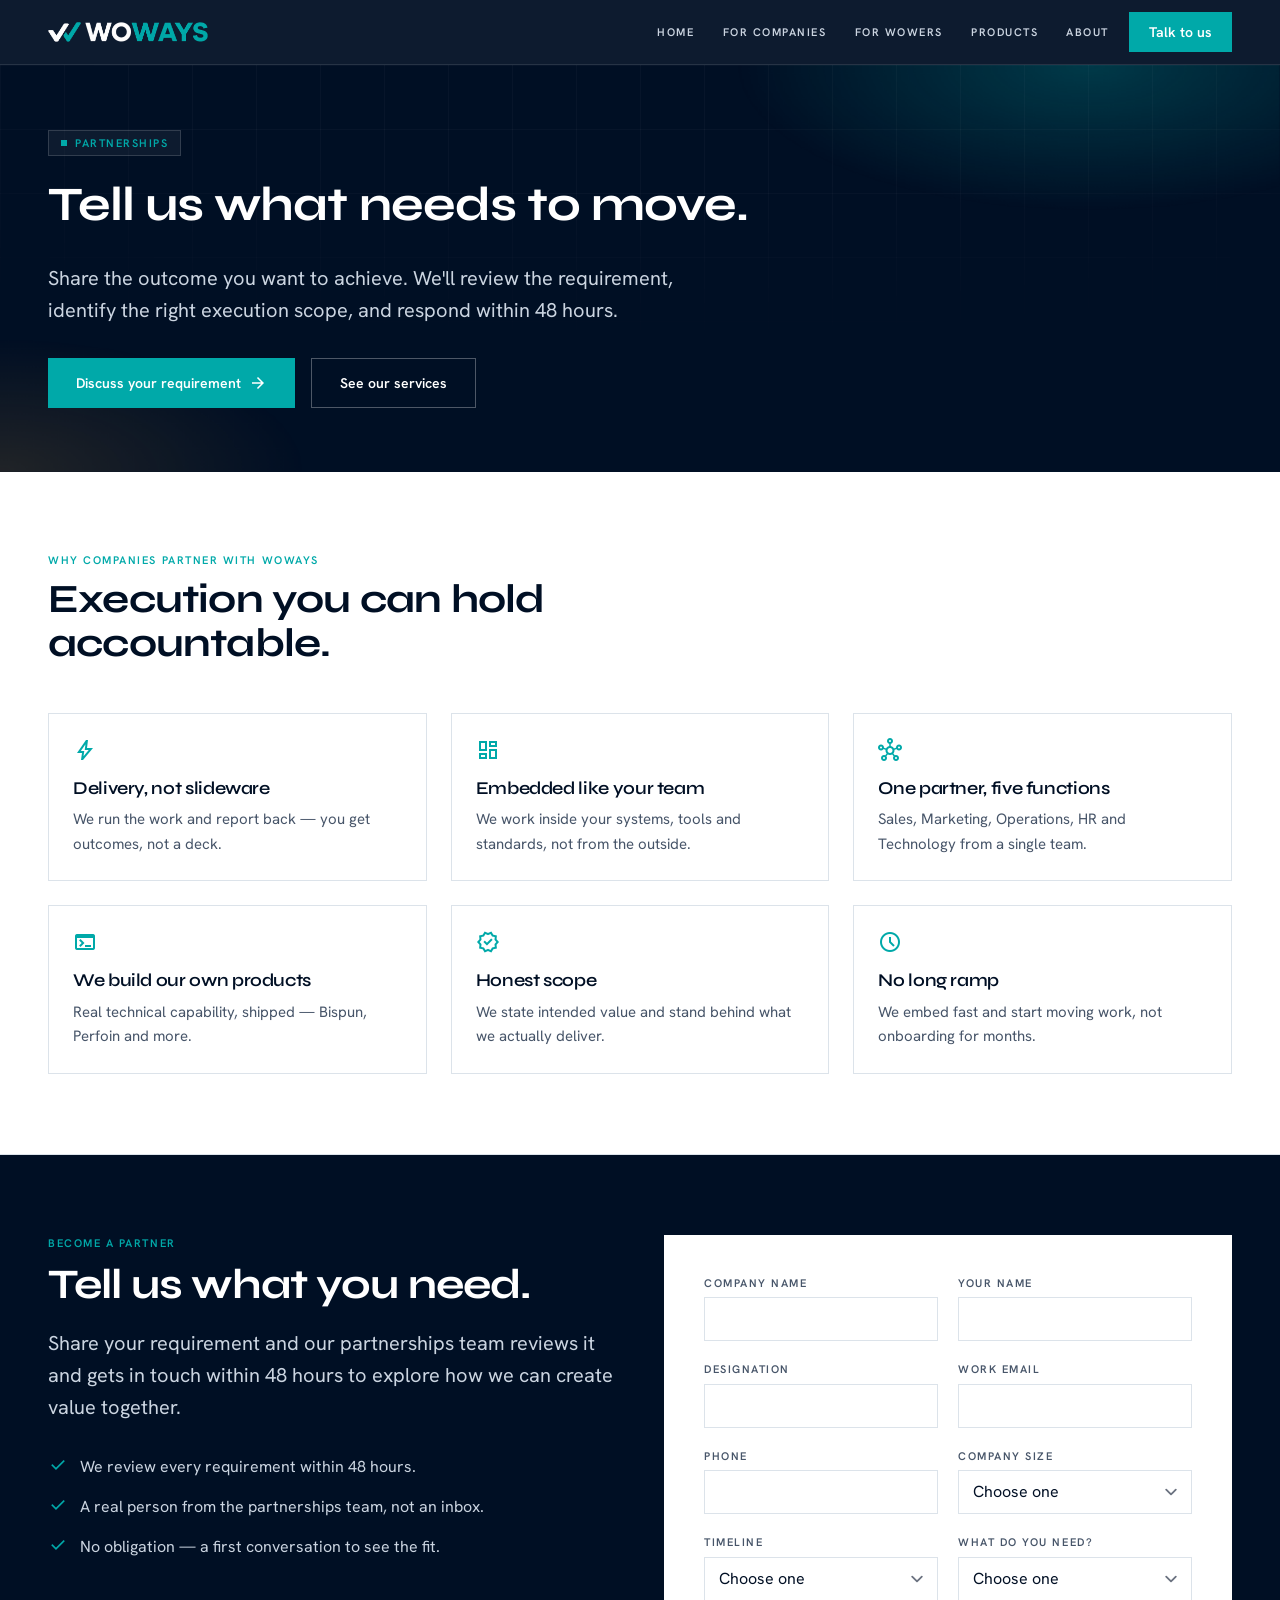
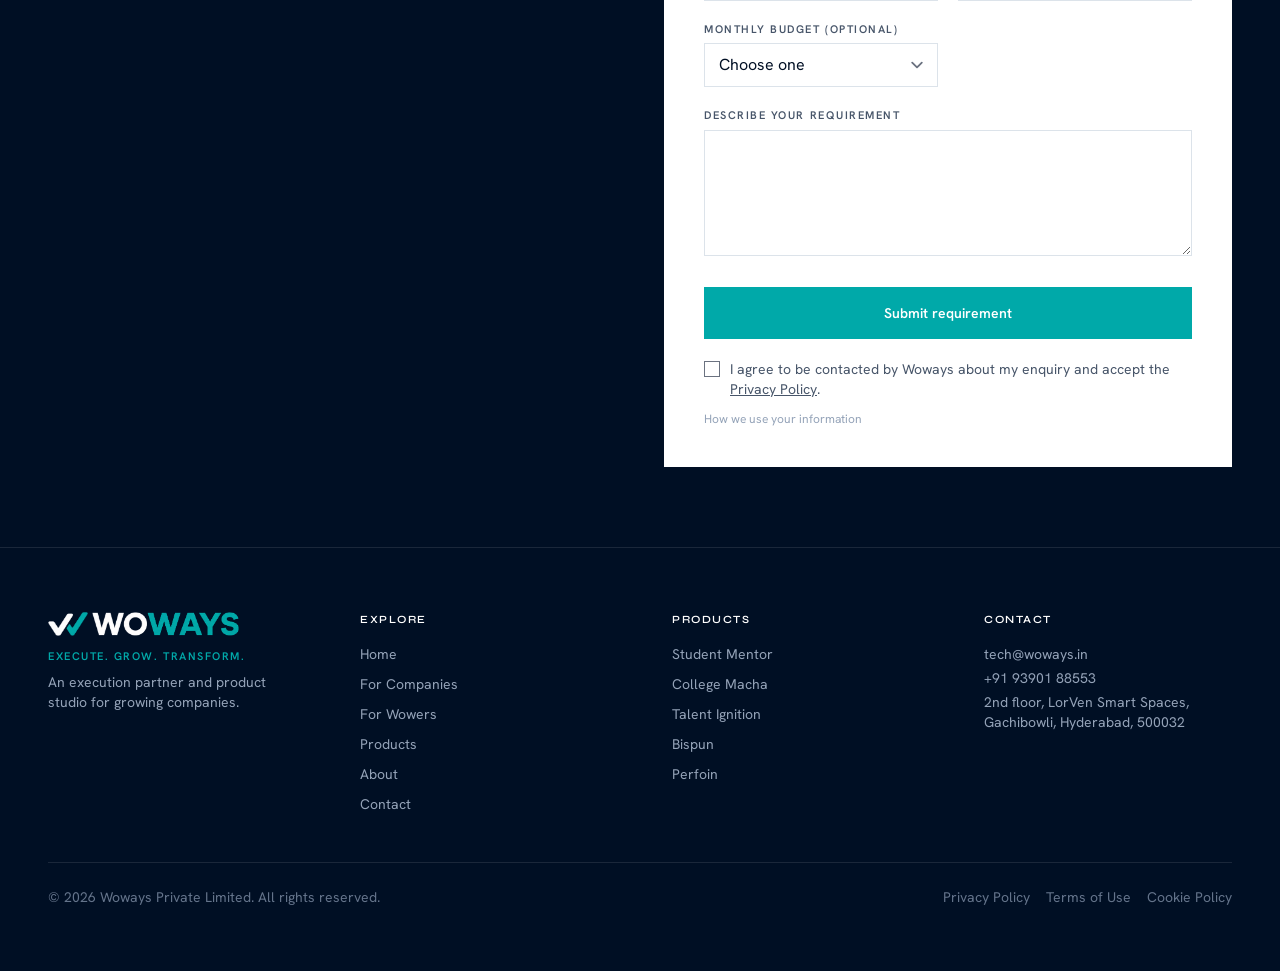
<file: partnerships.html>
<!DOCTYPE html>
<html class="scroll-smooth" lang="en"><head>
<meta charset="utf-8"/>
<meta content="width=device-width, initial-scale=1.0" name="viewport"/>
<title>Woways — Partnerships</title>
<link rel="icon" href="favicon.ico" sizes="any"/>
<link rel="icon" type="image/png" sizes="32x32" href="favicon-32.png"/>
<link rel="icon" type="image/png" sizes="16x16" href="favicon-16.png"/>
<link rel="apple-touch-icon" href="apple-touch-icon.png"/>
<link href="https://fonts.googleapis.com" rel="preconnect"/>
<link crossorigin="" href="https://fonts.gstatic.com" rel="preconnect"/>
<link href="https://fonts.googleapis.com/css2?family=Hanken+Grotesk:ital,wght@0,300;0,400;0,500;0,600;0,700;1,400&family=Syne:wght@500;600;700;800&display=swap" rel="stylesheet"/>
<link href="https://fonts.googleapis.com/css2?family=Material+Symbols+Outlined:wght,FILL@100..700,0..1&display=swap" rel="stylesheet"/>
<link rel="stylesheet" href="styles.css"/>
<style>
 .material-symbols-outlined{font-variation-settings:'FILL' 0,'wght' 400,'GRAD' 0,'opsz' 24;display:inline-block;vertical-align:middle;line-height:1}
 body{font-family:"Hanken Grotesk",sans-serif;overflow-x:hidden}
 img{max-width:100%;height:auto}
 header img,footer img{max-height:2.5rem;width:auto}
 h1,h2,h3,h4,.font-display{font-family:"Syne",sans-serif;letter-spacing:-0.02em}
 .hd1{font-size:clamp(32px,4.6vw,48px);line-height:1.05;font-weight:700}
 .hd2{font-size:clamp(26px,3.6vw,40px);line-height:1.1;font-weight:700}
 .hd3{font-size:22px;line-height:1.2;font-weight:600}
 .lead{font-size:clamp(17px,2.2vw,20px);line-height:1.6}
 .cap{font-size:11px;font-weight:600;letter-spacing:.14em;text-transform:uppercase}
 :focus-visible{outline:2.5px solid #00A9A9;outline-offset:3px}
 .skip{position:absolute;left:-9999px;top:0;background:#00A9A9;color:#02201E;padding:10px 16px;font-weight:600;z-index:200}
 .skip:focus{left:0}
 /* page transition */
 @keyframes pageIn{from{opacity:0;transform:translateY(12px)}to{opacity:1;transform:none}}
 main#main{animation:pageIn .55s cubic-bezier(.2,.7,.2,1) both}
 body.is-leaving{opacity:0;transform:translateY(-8px);transition:opacity .26s ease,transform .26s ease}
 @media (prefers-reduced-motion:reduce){main#main{animation:none}body.is-leaving{opacity:1!important;transform:none!important;transition:none}}
 /* animations */
 .js-anim .reveal{opacity:0;transform:translateY(30px);filter:blur(6px);transition:opacity .8s cubic-bezier(.19,.9,.22,1),transform .8s cubic-bezier(.19,.9,.22,1),filter .8s cubic-bezier(.19,.9,.22,1)}
 .js-anim .reveal.in{opacity:1;transform:none;filter:none}
 .js-anim .stagger.in>*{opacity:0;transform:translateY(24px);filter:blur(5px);animation:rise .7s cubic-bezier(.19,.9,.22,1) forwards}
 .js-anim .stagger.in>*:nth-child(2){animation-delay:.09s}.js-anim .stagger.in>*:nth-child(3){animation-delay:.18s}
 .js-anim .stagger.in>*:nth-child(4){animation-delay:.27s}.js-anim .stagger.in>*:nth-child(5){animation-delay:.36s}
 .js-anim .stagger.in>*:nth-child(6){animation-delay:.45s}
 @keyframes rise{to{opacity:1;transform:none;filter:none}}
 .herofade{opacity:0;transform:translateY(16px);animation:rise .8s cubic-bezier(.2,.7,.2,1) .05s forwards}
 /* masked headline reveal */
 .hrise{overflow:hidden;padding-bottom:.16em}
 .hrise>span{display:block;transform:translateY(108%);animation:hrise .95s cubic-bezier(.19,.9,.22,1) .12s both}
 @keyframes hrise{from{transform:translateY(108%)}to{transform:translateY(0)}}
 @media (prefers-reduced-motion:reduce){.hrise{overflow:visible;padding-bottom:0}.hrise>span{transform:none;animation:none}}
 .card-lift{transition:transform .2s ease,box-shadow .2s ease,border-color .2s ease}
 .card-lift:hover{transform:translateY(-4px);box-shadow:0 24px 50px -30px rgba(0,15,36,.5)}
 .arrow-move{transition:transform .16s ease}
 .grp:hover .arrow-move{transform:translateX(4px)}
 @media (prefers-reduced-motion:reduce){.reveal,.stagger>*,.herofade{opacity:1!important;transform:none!important;filter:none!important;animation:none!important}.mascot-float{animation:none!important}}
 .mascot-float{animation:bob 4.2s ease-in-out infinite}
 @keyframes bob{0%,100%{transform:translateY(0)}50%{transform:translateY(-10px)}}
 @keyframes floaty{0%,100%{transform:translateY(0)}50%{transform:translateY(-14px)}}
 .floaty{animation:floaty 6s ease-in-out infinite}
 @media (prefers-reduced-motion:reduce){.floaty{animation:none!important}}
 @keyframes haloPulse{0%,100%{opacity:.5;transform:scale(1)}50%{opacity:.85;transform:scale(1.07)}}
 .halo{filter:blur(34px);animation:haloPulse 7.5s ease-in-out infinite;will-change:opacity,transform}
 @media (prefers-reduced-motion:reduce){.halo{animation:none!important;opacity:.68!important;transform:none!important}}
 .glow{background:radial-gradient(46% 60% at 85% 0%,rgba(0,169,169,.28),transparent 60%),radial-gradient(40% 55% at 0% 100%,rgba(232,163,61,.14),transparent 60%);animation:glowdrift 16s ease-in-out infinite;will-change:transform,opacity}
 @keyframes glowdrift{0%,100%{transform:scale(1) translate3d(0,0,0);opacity:1}50%{transform:scale(1.12) translate3d(2%,1.5%,0);opacity:.82}}
 @media (prefers-reduced-motion:reduce){.glow{animation:none!important}}
 /* logo marquee */
 .mq{position:relative;-webkit-mask:linear-gradient(90deg,transparent,#000 7%,#000 93%,transparent);mask:linear-gradient(90deg,transparent,#000 7%,#000 93%,transparent)}
 .mq-track{display:flex;align-items:center;gap:60px;width:max-content;animation:mqscroll 42s linear infinite}
 .mq:hover .mq-track{animation-play-state:paused}
 .mq-item{display:inline-flex;align-items:center;flex:none}
 .mq-item img{height:30px;width:auto;max-width:150px;object-fit:contain;filter:brightness(0) invert(1);opacity:.55;transition:opacity .25s ease}
 .mq-item:hover img{opacity:.95}
 @keyframes mqscroll{from{transform:translate3d(0,0,0)}to{transform:translate3d(-50%,0,0)}}
 @media (prefers-reduced-motion:reduce){.mq-track{animation:none;flex-wrap:wrap;justify-content:center;width:100%;gap:28px 48px}.mq{-webkit-mask:none;mask:none}}
 .gridlines{background-image:linear-gradient(rgba(255,255,255,.05) 1px,transparent 1px),linear-gradient(90deg,rgba(255,255,255,.05) 1px,transparent 1px);background-size:64px 64px;-webkit-mask:radial-gradient(120% 90% at 50% 0%,#000 30%,transparent 78%);mask:radial-gradient(120% 90% at 50% 0%,#000 30%,transparent 78%)}
</style>
</head><body class="bg-paperBg text-brandNavy antialiased"><a href="#main" class="skip">Skip to content</a><header class="sticky top-0 z-50 bg-brandNavy/95 backdrop-blur border-b border-white/10"><div class="max-w-[1440px] mx-auto px-6 lg:px-12 h-16 flex items-center justify-between"><a href="/" aria-label="Woways — Execute, Grow, Transform" class="flex items-center gap-1 shrink-0"><img src="logo-icon.png" alt="" class="h-5 w-auto"/><img src="logo-word.png" alt="Woways" class="h-5 w-auto"/></a><div class="flex items-center gap-5"><nav class="hidden md:flex items-center gap-5 lg:gap-7" aria-label="Primary"><a class="cap text-slate-300 hover:text-white transition-colors" href="/">Home</a><a class="cap text-slate-300 hover:text-white transition-colors" href="companies">For Companies</a><a class="cap text-slate-300 hover:text-white transition-colors" href="wowers">For Wowers</a><a class="cap text-slate-300 hover:text-white transition-colors" href="products">Products</a><a class="cap text-slate-300 hover:text-white transition-colors" href="about">About</a></nav><a class="hidden sm:inline-flex items-center bg-brandTeal hover:bg-brandTealDark text-white text-sm font-semibold px-5 py-2.5 transition-colors" href="contact">Talk to us</a><button id="mbtn" class="md:hidden text-white p-2" aria-label="Open menu" aria-expanded="false"><span class="material-symbols-outlined">menu</span></button></div></div><div id="mmenu" class="hidden md:hidden bg-brandNavy border-t border-white/10"><a class="block px-6 py-3 text-slate-200 border-t border-white/10 font-display font-semibold" href="/">Home</a><a class="block px-6 py-3 text-slate-200 border-t border-white/10 font-display font-semibold" href="companies">For Companies</a><a class="block px-6 py-3 text-slate-200 border-t border-white/10 font-display font-semibold" href="wowers">For Wowers</a><a class="block px-6 py-3 text-slate-200 border-t border-white/10 font-display font-semibold" href="products">Products</a><a class="block px-6 py-3 text-slate-200 border-t border-white/10 font-display font-semibold" href="about">About</a><div class="p-4 border-t border-white/10"><a class="block text-center bg-brandTeal hover:bg-brandTealDark text-white text-sm font-semibold px-6 py-3 transition-colors" href="contact">Talk to us</a></div></div></header><main id="main" tabindex="-1"><section class="relative bg-brandNavy text-white overflow-hidden"><div class="absolute inset-0 glow pointer-events-none"></div><div class="absolute inset-0 gridlines opacity-60 pointer-events-none"></div><div class="relative max-w-[1440px] mx-auto px-6 lg:px-12 pt-12 lg:pt-16 pb-14 lg:pb-16"><div class="max-w-3xl herofade"><div class="inline-flex items-center gap-2 px-3 py-1 bg-white/5 border border-white/15 text-brandTeal cap mb-6"><span class="w-1.5 h-1.5 bg-brandTeal inline-block"></span> Partnerships</div><h1 class="hd1 text-white mb-6 hrise"><span>Tell us what needs to move.</span></h1><p class="lead text-slate-300 max-w-2xl mb-8">Share the outcome you want to achieve. We'll review the requirement, identify the right execution scope, and respond within 48 hours.</p><div class="flex flex-wrap gap-4"><a class="bg-brandTeal hover:bg-brandTealDark text-white text-sm font-semibold px-7 py-3.5 transition-colors inline-flex items-center gap-2" href="#partner-form">Discuss your requirement <span class="material-symbols-outlined text-[18px]" aria-hidden="true">arrow_forward</span></a><a class="border border-white/30 hover:border-white hover:bg-white/5 text-white text-sm font-semibold px-7 py-3.5 transition-colors" href="services">See our services</a></div></div></div></section><section class="bg-white py-16 lg:py-20 border-b border-borderLine"><div class="max-w-[1440px] mx-auto px-6 lg:px-12"><div class="max-w-3xl mb-12 reveal"><span class="cap text-brandTeal block mb-2">Why companies partner with Woways</span><h2 class="hd2 text-brandNavy mb-3">Execution you can hold accountable.</h2><p class="lead text-slate-600"></p></div><div class="grid grid-cols-1 md:grid-cols-2 lg:grid-cols-3 gap-6 stagger reveal"><div class="bg-white border border-borderLine p-6 card-lift"><span class="material-symbols-outlined text-brandTeal mb-4 block" aria-hidden="true">bolt</span><h3 class="hd3 text-brandNavy mb-2" style="font-size:18px">Delivery, not slideware</h3><p class="text-[15px] leading-relaxed text-slate-600 leading-relaxed">We run the work and report back — you get outcomes, not a deck.</p></div><div class="bg-white border border-borderLine p-6 card-lift"><span class="material-symbols-outlined text-brandTeal mb-4 block" aria-hidden="true">dashboard</span><h3 class="hd3 text-brandNavy mb-2" style="font-size:18px">Embedded like your team</h3><p class="text-[15px] leading-relaxed text-slate-600 leading-relaxed">We work inside your systems, tools and standards, not from the outside.</p></div><div class="bg-white border border-borderLine p-6 card-lift"><span class="material-symbols-outlined text-brandTeal mb-4 block" aria-hidden="true">hub</span><h3 class="hd3 text-brandNavy mb-2" style="font-size:18px">One partner, five functions</h3><p class="text-[15px] leading-relaxed text-slate-600 leading-relaxed">Sales, Marketing, Operations, HR and Technology from a single team.</p></div><div class="bg-white border border-borderLine p-6 card-lift"><span class="material-symbols-outlined text-brandTeal mb-4 block" aria-hidden="true">terminal</span><h3 class="hd3 text-brandNavy mb-2" style="font-size:18px">We build our own products</h3><p class="text-[15px] leading-relaxed text-slate-600 leading-relaxed">Real technical capability, shipped — Bispun, Perfoin and more.</p></div><div class="bg-white border border-borderLine p-6 card-lift"><span class="material-symbols-outlined text-brandTeal mb-4 block" aria-hidden="true">verified</span><h3 class="hd3 text-brandNavy mb-2" style="font-size:18px">Honest scope</h3><p class="text-[15px] leading-relaxed text-slate-600 leading-relaxed">We state intended value and stand behind what we actually deliver.</p></div><div class="bg-white border border-borderLine p-6 card-lift"><span class="material-symbols-outlined text-brandTeal mb-4 block" aria-hidden="true">schedule</span><h3 class="hd3 text-brandNavy mb-2" style="font-size:18px">No long ramp</h3><p class="text-[15px] leading-relaxed text-slate-600 leading-relaxed">We embed fast and start moving work, not onboarding for months.</p></div></div></div></section><section id="partner-form" class="bg-brandNavy text-white"><div class="max-w-[1440px] mx-auto px-6 lg:px-12 py-16 lg:py-20 grid grid-cols-1 lg:grid-cols-2 gap-12 items-start"><div class="herofade"><span class="cap text-brandTeal block mb-3">Become a partner</span><h2 class="hd1 text-white mb-5" style="font-size:clamp(26px,3.6vw,42px)">Tell us what you need.</h2><p class="lead text-slate-300 mb-8 max-w-xl">Share your requirement and our partnerships team reviews it and gets in touch within 48 hours to explore how we can create value together.</p><div class="space-y-4"><div class="flex items-start gap-3 text-slate-300"><span class="material-symbols-outlined text-brandTeal text-[20px] shrink-0" aria-hidden="true">check</span><span>We review every requirement within 48 hours.</span></div><div class="flex items-start gap-3 text-slate-300"><span class="material-symbols-outlined text-brandTeal text-[20px] shrink-0" aria-hidden="true">check</span><span>A real person from the partnerships team, not an inbox.</span></div><div class="flex items-start gap-3 text-slate-300"><span class="material-symbols-outlined text-brandTeal text-[20px] shrink-0" aria-hidden="true">check</span><span>No obligation — a first conversation to see the fit.</span></div></div></div><form class="w3form bg-white p-8 lg:p-10 herofade" action="/api/submit" method="POST"><input type="hidden" name="_form" value="partnership"/><input type="hidden" name="_subject" value="New partnership requirement — Woways website"/><input type="checkbox" name="botcheck" tabindex="-1" aria-hidden="true" style="display:none"/><div id="partner-ok" class="form-ok hidden mb-5 p-5 bg-brandTealTint border border-teal-200 flex items-start gap-3"><span class="material-symbols-outlined text-brandTeal" aria-hidden="true">check_circle</span><span class="text-brandTealDark text-sm">Thank you. Our partnerships team will review your requirement and get back within 48 hours.</span></div><div id="partner-err" class="form-err hidden mb-5 p-4 bg-red-50 text-red-700 text-sm border border-red-200" role="alert"></div><div class="grid grid-cols-1 md:grid-cols-2 gap-5"><div class=""><label class="cap text-slate-600 block mb-1.5" for="partner-company">Company name</label><input id="partner-company" name="Company name" type="text" required autocomplete="organization" class="w-full h-11 px-3.5 border border-borderLine text-brandNavy"/></div><div class=""><label class="cap text-slate-600 block mb-1.5" for="partner-name">Your name</label><input id="partner-name" name="Your name" type="text" required autocomplete="name" class="w-full h-11 px-3.5 border border-borderLine text-brandNavy"/></div><div class=""><label class="cap text-slate-600 block mb-1.5" for="partner-desig">Designation</label><input id="partner-desig" name="Designation" type="text" autocomplete="organization-title" class="w-full h-11 px-3.5 border border-borderLine text-brandNavy"/></div><div class=""><label class="cap text-slate-600 block mb-1.5" for="partner-email">Work email</label><input id="partner-email" name="email" type="email" required autocomplete="email" class="w-full h-11 px-3.5 border border-borderLine text-brandNavy"/></div><div class=""><label class="cap text-slate-600 block mb-1.5" for="partner-phone">Phone</label><input id="partner-phone" name="Phone" type="tel" autocomplete="tel" class="w-full h-11 px-3.5 border border-borderLine text-brandNavy"/></div><div class=""><label class="cap text-slate-600 block mb-1.5" for="partner-size">Company size</label><select id="partner-size" name="Company size" class="w-full h-11 px-3.5 border border-borderLine text-brandNavy bg-white"><option value="">Choose one</option><option>Startup (1–10)</option><option>SME (11–50)</option><option>Mid-size (51–200)</option><option>Large (201–1,000)</option><option>Enterprise (1,000+)</option></select></div><div class=""><label class="cap text-slate-600 block mb-1.5" for="partner-timeline">Timeline</label><select id="partner-timeline" name="Timeline" class="w-full h-11 px-3.5 border border-borderLine text-brandNavy bg-white"><option value="">Choose one</option><option>Immediately</option><option>Within 1 month</option><option>1–3 months</option><option>3–6 months</option><option>Just exploring</option></select></div><div class=""><label class="cap text-slate-600 block mb-1.5" for="partner-need">What do you need?</label><select id="partner-need" name="What do you need?" class="w-full h-11 px-3.5 border border-borderLine text-brandNavy bg-white"><option value="">Choose one</option><option>Lead generation</option><option>Sales support</option><option>Marketing</option><option>Operations</option><option>Business scaling</option><option>Multiple / not sure</option></select></div><div class=""><label class="cap text-slate-600 block mb-1.5" for="partner-budget">Monthly budget (optional)</label><select id="partner-budget" name="Monthly budget (optional)" class="w-full h-11 px-3.5 border border-borderLine text-brandNavy bg-white"><option value="">Choose one</option><option>Under ₹50K</option><option>₹50K–2 lakh</option><option>₹2–5 lakh</option><option>₹5 lakh+</option><option>Not decided</option></select></div><div class="md:col-span-2"><label class="cap text-slate-600 block mb-1.5" for="partner-req">Describe your requirement</label><textarea id="partner-req" name="Describe your requirement" rows="4" required class="w-full p-3.5 border border-borderLine text-brandNavy"></textarea></div></div><button type="submit" class="mt-6 w-full bg-brandTeal hover:bg-brandTealDark text-white text-sm font-semibold py-4 transition-colors disabled:opacity-60">Submit requirement</button><label class="flex items-start gap-2.5 mt-5 text-sm text-slate-600"><input type="checkbox" required class="mt-0.5"/> <span>I agree to be contacted by Woways about my enquiry and accept the <a class="underline hover:text-brandTeal" href="privacy">Privacy Policy</a>.</span></label><p class="mt-3 text-xs text-slate-400"><a class="hover:text-brandTeal" href="privacy">How we use your information</a></p></form></div></section></main><footer class="bg-brandNavy text-slate-400 py-16 border-t border-white/10"><div class="max-w-[1440px] mx-auto px-6 lg:px-12"><div class="grid grid-cols-2 md:grid-cols-4 gap-x-8 lg:gap-x-16 gap-y-10 pb-12 border-b border-white/10"><div class="col-span-2 md:col-span-1"><div class="flex items-center gap-1 mb-3"><img src="logo-icon.png" alt="" class="h-6 w-auto"/><img src="logo-word.png" alt="Woways" class="h-6 w-auto"/></div><p class="cap text-brandTeal mb-2">Execute. Grow. Transform.</p><p class="text-sm max-w-[30ch]">An execution partner and product studio for growing companies.</p></div><div><h4 class="cap text-white mb-4">Explore</h4><ul class="space-y-2.5 text-sm"><li><a class="hover:text-white transition-colors" href="/">Home</a></li><li><a class="hover:text-white transition-colors" href="companies">For Companies</a></li><li><a class="hover:text-white transition-colors" href="wowers">For Wowers</a></li><li><a class="hover:text-white transition-colors" href="products">Products</a></li><li><a class="hover:text-white transition-colors" href="about">About</a></li><li><a class="hover:text-white transition-colors" href="contact">Contact</a></li></ul></div><div><h4 class="cap text-white mb-4">Products</h4><ul class="space-y-2.5 text-sm"><li><a class="hover:text-white transition-colors" href="https://studentmentor.co.in" target="_blank" rel="noopener noreferrer">Student Mentor</a></li><li><a class="hover:text-white transition-colors" href="https://collegemacha.com" target="_blank" rel="noopener noreferrer">College Macha</a></li><li><a class="hover:text-white transition-colors" href="https://talentignition.in" target="_blank" rel="noopener noreferrer">Talent Ignition</a></li><li><a class="hover:text-white transition-colors" href="https://bispun.com" target="_blank" rel="noopener noreferrer">Bispun</a></li><li><a class="hover:text-white transition-colors" href="https://woways-site.vercel.app" target="_blank" rel="noopener noreferrer">Perfoin</a></li></ul></div><div><h4 class="cap text-white mb-4">Contact</h4><p class="text-sm mb-1"><a class="hover:text-white transition-colors" href="mailto:tech@woways.in">tech@woways.in</a></p><p class="text-sm mb-1"><a class="hover:text-white transition-colors" href="tel:+919390188553">+91 93901 88553</a></p><p class="text-sm">2nd floor, LorVen Smart Spaces,<br/>Gachibowli, Hyderabad, 500032</p></div></div><div class="pt-6 text-sm text-slate-500 flex flex-wrap justify-between gap-3"><span>&copy; 2026 Woways Private Limited. All rights reserved.</span><span class="flex flex-wrap gap-x-4 gap-y-1"><a class="hover:text-white transition-colors" href="privacy">Privacy Policy</a><a class="hover:text-white transition-colors" href="terms">Terms of Use</a><a class="hover:text-white transition-colors" href="cookies">Cookie Policy</a></span></div></div></footer><script>(function(){var b=document.getElementById("mbtn"),m=document.getElementById("mmenu");if(b)b.addEventListener("click",function(){var o=m.classList.toggle("hidden");b.setAttribute("aria-expanded",String(!o));});})();(function(){var els=document.querySelectorAll(".reveal,.stagger");if(matchMedia("(prefers-reduced-motion: reduce)").matches||!("IntersectionObserver" in window))return;document.documentElement.classList.add("js-anim");var io=new IntersectionObserver(function(es){es.forEach(function(e){if(e.isIntersecting){e.target.classList.add("in");io.unobserve(e.target);}});},{threshold:.12,rootMargin:"0px 0px -6% 0px"});els.forEach(function(e){io.observe(e);});setTimeout(function(){els.forEach(function(e){e.classList.add("in");});},1600);})();(function(){if(matchMedia("(prefers-reduced-motion: reduce)").matches)return;var els=[].slice.call(document.querySelectorAll("[data-parallax]"));if(!els.length)return;var run=function(){if(innerWidth<1024){els.forEach(function(e){e.style.transform="";});return;}var y=window.scrollY||0;var d=Math.max(-28,Math.min(28,y*0.06));els.forEach(function(e){var s=e.classList.contains("scale-[1.08]")?" scale(1.08)":"";e.style.transform="translate3d(0,"+d.toFixed(1)+"px,0)"+s;});};var tick=false;addEventListener("scroll",function(){if(!tick){tick=true;requestAnimationFrame(function(){run();tick=false;});}},{passive:true});addEventListener("resize",run,{passive:true});run();})();(function(){var els=document.querySelectorAll(".countup");if(!els.length)return;var fmt=function(n){return n.toLocaleString("en-IN");};var run=function(el){var to=parseInt(el.getAttribute("data-to"),10)||0,st=null,d=1400;setTimeout(function(){el.textContent=fmt(to);},d+500);if(matchMedia("(prefers-reduced-motion: reduce)").matches||!window.requestAnimationFrame){el.textContent=fmt(to);return;}el.textContent="0";function step(t){if(!st)st=t;var p=Math.min((t-st)/d,1);el.textContent=fmt(Math.floor((1-Math.pow(1-p,3))*to));if(p<1)requestAnimationFrame(step);}requestAnimationFrame(step);};if("IntersectionObserver" in window){var io=new IntersectionObserver(function(es){es.forEach(function(e){if(e.isIntersecting){run(e.target);io.unobserve(e.target);}});},{threshold:.4});els.forEach(function(e){io.observe(e);});}else{els.forEach(run);}})();(function(){document.querySelectorAll("form.w3form").forEach(function(f){f.addEventListener("submit",function(e){e.preventDefault();var ok=f.querySelector(".form-ok"),err=f.querySelector(".form-err"),btn=f.querySelector("button[type=submit]"),lbl=btn?btn.textContent:"";if(err)err.classList.add("hidden");if(ok)ok.classList.add("hidden");var obj={};new FormData(f).forEach(function(v,k){obj[k]=v;});if(btn){btn.disabled=true;btn.textContent="Sending\u2026";}fetch("/api/submit",{method:"POST",headers:{"Content-Type":"application/json",Accept:"application/json"},body:JSON.stringify(obj)}).then(function(r){return r.json();}).then(function(j){if(j.success){f.reset();if(ok){ok.classList.remove("hidden");ok.scrollIntoView({block:"center",behavior:"smooth"});}}else{if(err){err.textContent=(j&&j.message)||"Something went wrong. Please email tech@woways.in.";err.classList.remove("hidden");}}}).catch(function(){if(err){err.textContent="Network error. Please email tech@woways.in.";err.classList.remove("hidden");}}).finally(function(){if(btn){btn.disabled=false;btn.textContent=lbl;}});});});})();(function(){if(matchMedia("(prefers-reduced-motion: reduce)").matches)return;document.addEventListener("click",function(e){if(e.defaultPrevented||e.button!==0||e.metaKey||e.ctrlKey||e.shiftKey||e.altKey)return;var a=e.target.closest&&e.target.closest("a");if(!a)return;if(a.target==="_blank"||a.hasAttribute("download"))return;var href=a.getAttribute("href")||"";if(!href||href.charAt(0)==="#"||/^(mailto:|tel:)/.test(href))return;var url;try{url=new URL(a.href,location.href);}catch(_){return;}if(url.origin!==location.origin)return;if(url.pathname===location.pathname){return;}e.preventDefault();document.body.classList.add("is-leaving");setTimeout(function(){location.href=a.href;},230);setTimeout(function(){document.body.classList.remove("is-leaving");},2500);});window.addEventListener("pageshow",function(ev){if(ev.persisted)document.body.classList.remove("is-leaving");});})();</script></body></html>
</file>
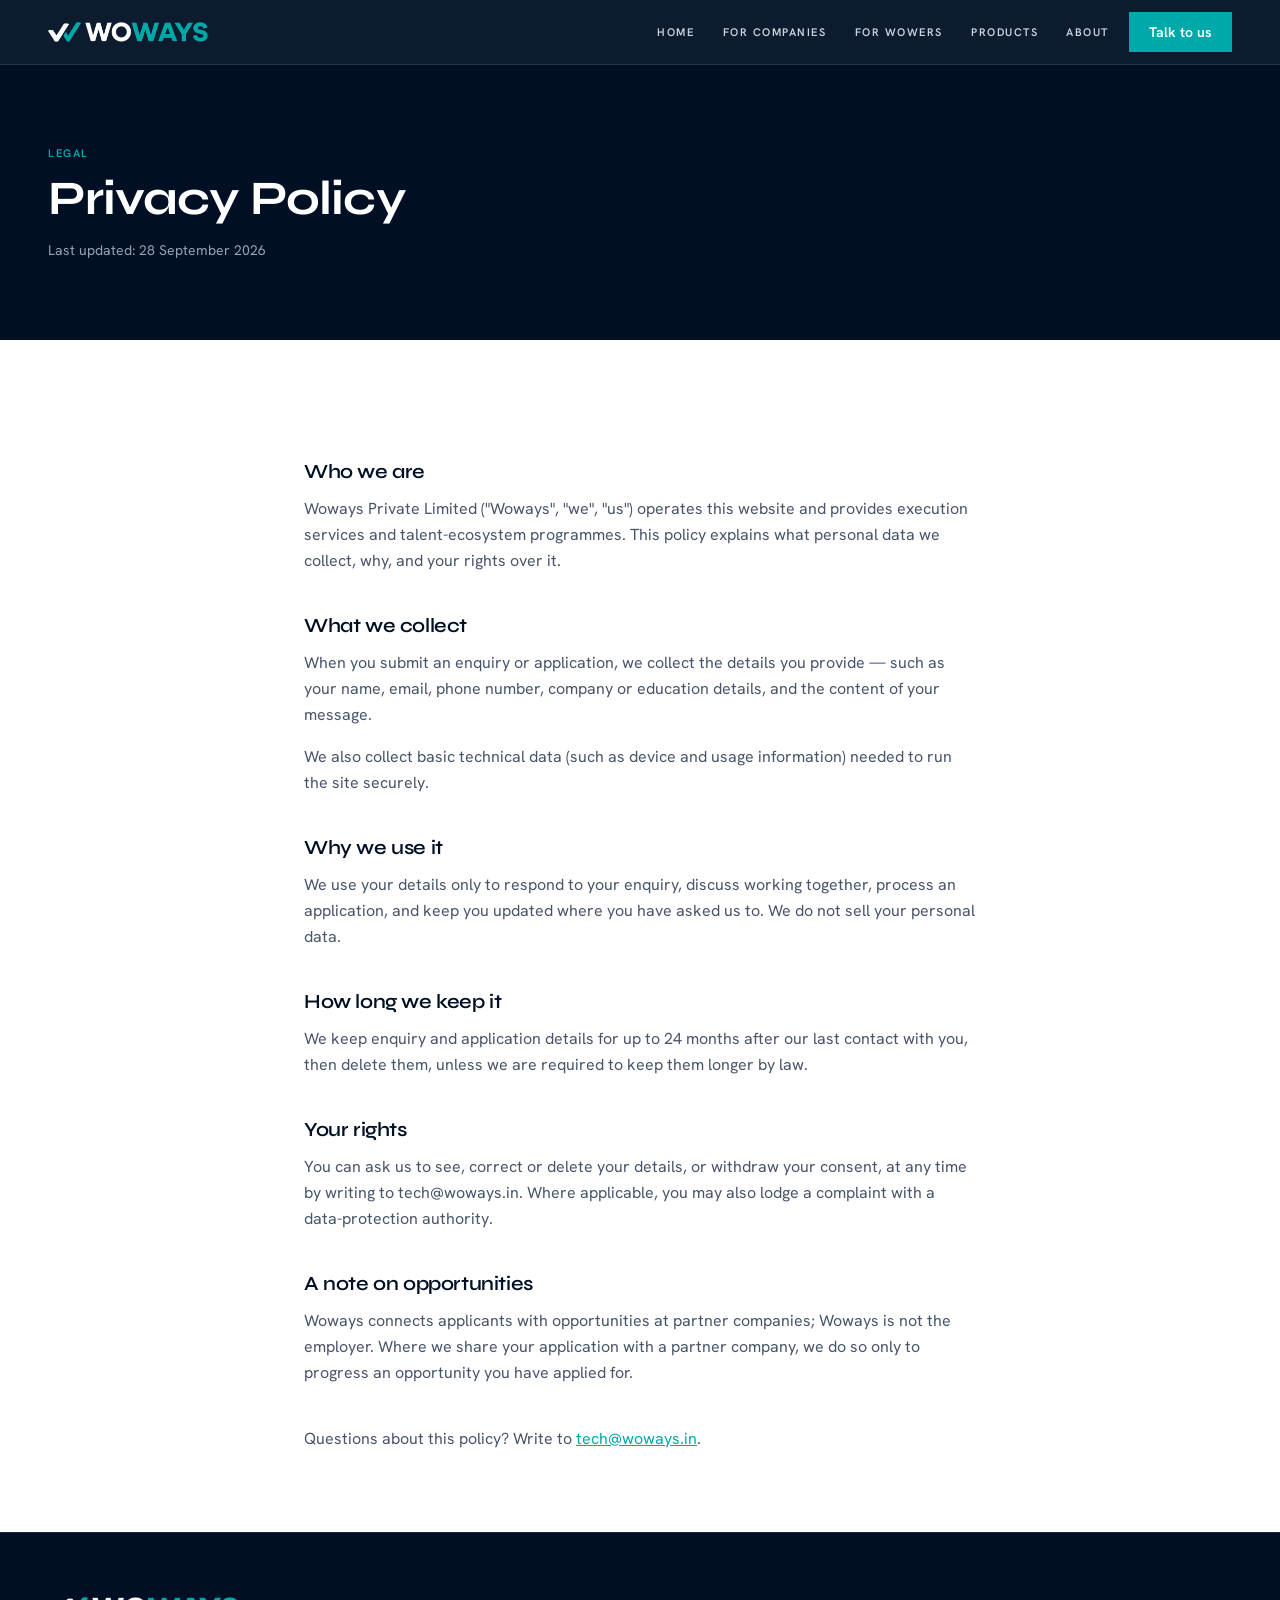
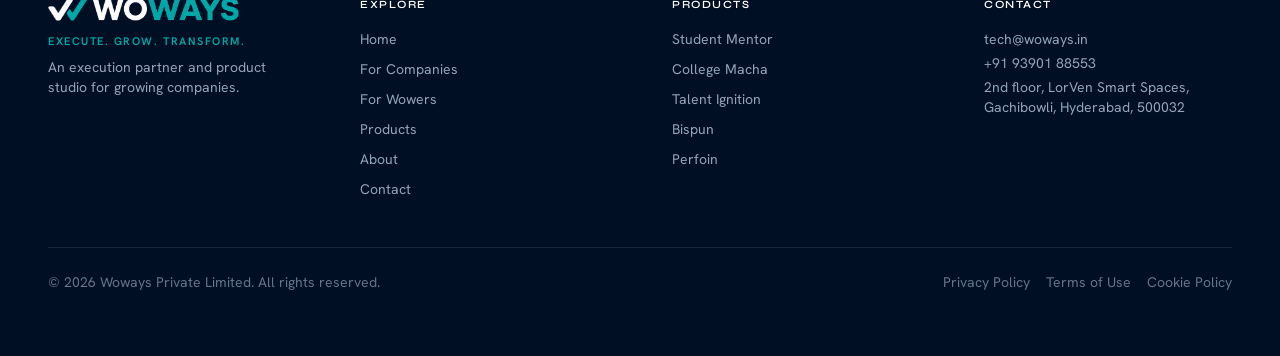
<file: privacy.html>
<!DOCTYPE html>
<html class="scroll-smooth" lang="en"><head>
<meta charset="utf-8"/>
<meta content="width=device-width, initial-scale=1.0" name="viewport"/>
<title>Woways — Privacy Policy</title>
<link rel="icon" href="favicon.ico" sizes="any"/>
<link rel="icon" type="image/png" sizes="32x32" href="favicon-32.png"/>
<link rel="icon" type="image/png" sizes="16x16" href="favicon-16.png"/>
<link rel="apple-touch-icon" href="apple-touch-icon.png"/>
<link href="https://fonts.googleapis.com" rel="preconnect"/>
<link crossorigin="" href="https://fonts.gstatic.com" rel="preconnect"/>
<link href="https://fonts.googleapis.com/css2?family=Hanken+Grotesk:ital,wght@0,300;0,400;0,500;0,600;0,700;1,400&family=Syne:wght@500;600;700;800&display=swap" rel="stylesheet"/>
<link href="https://fonts.googleapis.com/css2?family=Material+Symbols+Outlined:wght,FILL@100..700,0..1&display=swap" rel="stylesheet"/>
<link rel="stylesheet" href="styles.css"/>
<style>
 .material-symbols-outlined{font-variation-settings:'FILL' 0,'wght' 400,'GRAD' 0,'opsz' 24;display:inline-block;vertical-align:middle;line-height:1}
 body{font-family:"Hanken Grotesk",sans-serif;overflow-x:hidden}
 img{max-width:100%;height:auto}
 header img,footer img{max-height:2.5rem;width:auto}
 h1,h2,h3,h4,.font-display{font-family:"Syne",sans-serif;letter-spacing:-0.02em}
 .hd1{font-size:clamp(32px,4.6vw,48px);line-height:1.05;font-weight:700}
 .hd2{font-size:clamp(26px,3.6vw,40px);line-height:1.1;font-weight:700}
 .hd3{font-size:22px;line-height:1.2;font-weight:600}
 .lead{font-size:clamp(17px,2.2vw,20px);line-height:1.6}
 .cap{font-size:11px;font-weight:600;letter-spacing:.14em;text-transform:uppercase}
 :focus-visible{outline:2.5px solid #00A9A9;outline-offset:3px}
 .skip{position:absolute;left:-9999px;top:0;background:#00A9A9;color:#02201E;padding:10px 16px;font-weight:600;z-index:200}
 .skip:focus{left:0}
 /* page transition */
 @keyframes pageIn{from{opacity:0;transform:translateY(12px)}to{opacity:1;transform:none}}
 main#main{animation:pageIn .55s cubic-bezier(.2,.7,.2,1) both}
 body.is-leaving{opacity:0;transform:translateY(-8px);transition:opacity .26s ease,transform .26s ease}
 @media (prefers-reduced-motion:reduce){main#main{animation:none}body.is-leaving{opacity:1!important;transform:none!important;transition:none}}
 /* animations */
 .js-anim .reveal{opacity:0;transform:translateY(30px);filter:blur(6px);transition:opacity .8s cubic-bezier(.19,.9,.22,1),transform .8s cubic-bezier(.19,.9,.22,1),filter .8s cubic-bezier(.19,.9,.22,1)}
 .js-anim .reveal.in{opacity:1;transform:none;filter:none}
 .js-anim .stagger.in>*{opacity:0;transform:translateY(24px);filter:blur(5px);animation:rise .7s cubic-bezier(.19,.9,.22,1) forwards}
 .js-anim .stagger.in>*:nth-child(2){animation-delay:.09s}.js-anim .stagger.in>*:nth-child(3){animation-delay:.18s}
 .js-anim .stagger.in>*:nth-child(4){animation-delay:.27s}.js-anim .stagger.in>*:nth-child(5){animation-delay:.36s}
 .js-anim .stagger.in>*:nth-child(6){animation-delay:.45s}
 @keyframes rise{to{opacity:1;transform:none;filter:none}}
 .herofade{opacity:0;transform:translateY(16px);animation:rise .8s cubic-bezier(.2,.7,.2,1) .05s forwards}
 /* masked headline reveal */
 .hrise{overflow:hidden;padding-bottom:.16em}
 .hrise>span{display:block;transform:translateY(108%);animation:hrise .95s cubic-bezier(.19,.9,.22,1) .12s both}
 @keyframes hrise{from{transform:translateY(108%)}to{transform:translateY(0)}}
 @media (prefers-reduced-motion:reduce){.hrise{overflow:visible;padding-bottom:0}.hrise>span{transform:none;animation:none}}
 .card-lift{transition:transform .2s ease,box-shadow .2s ease,border-color .2s ease}
 .card-lift:hover{transform:translateY(-4px);box-shadow:0 24px 50px -30px rgba(0,15,36,.5)}
 .arrow-move{transition:transform .16s ease}
 .grp:hover .arrow-move{transform:translateX(4px)}
 @media (prefers-reduced-motion:reduce){.reveal,.stagger>*,.herofade{opacity:1!important;transform:none!important;filter:none!important;animation:none!important}.mascot-float{animation:none!important}}
 .mascot-float{animation:bob 4.2s ease-in-out infinite}
 @keyframes bob{0%,100%{transform:translateY(0)}50%{transform:translateY(-10px)}}
 @keyframes floaty{0%,100%{transform:translateY(0)}50%{transform:translateY(-14px)}}
 .floaty{animation:floaty 6s ease-in-out infinite}
 @media (prefers-reduced-motion:reduce){.floaty{animation:none!important}}
 @keyframes haloPulse{0%,100%{opacity:.5;transform:scale(1)}50%{opacity:.85;transform:scale(1.07)}}
 .halo{filter:blur(34px);animation:haloPulse 7.5s ease-in-out infinite;will-change:opacity,transform}
 @media (prefers-reduced-motion:reduce){.halo{animation:none!important;opacity:.68!important;transform:none!important}}
 .glow{background:radial-gradient(46% 60% at 85% 0%,rgba(0,169,169,.28),transparent 60%),radial-gradient(40% 55% at 0% 100%,rgba(232,163,61,.14),transparent 60%);animation:glowdrift 16s ease-in-out infinite;will-change:transform,opacity}
 @keyframes glowdrift{0%,100%{transform:scale(1) translate3d(0,0,0);opacity:1}50%{transform:scale(1.12) translate3d(2%,1.5%,0);opacity:.82}}
 @media (prefers-reduced-motion:reduce){.glow{animation:none!important}}
 /* logo marquee */
 .mq{position:relative;-webkit-mask:linear-gradient(90deg,transparent,#000 7%,#000 93%,transparent);mask:linear-gradient(90deg,transparent,#000 7%,#000 93%,transparent)}
 .mq-track{display:flex;align-items:center;gap:60px;width:max-content;animation:mqscroll 42s linear infinite}
 .mq:hover .mq-track{animation-play-state:paused}
 .mq-item{display:inline-flex;align-items:center;flex:none}
 .mq-item img{height:30px;width:auto;max-width:150px;object-fit:contain;filter:brightness(0) invert(1);opacity:.55;transition:opacity .25s ease}
 .mq-item:hover img{opacity:.95}
 @keyframes mqscroll{from{transform:translate3d(0,0,0)}to{transform:translate3d(-50%,0,0)}}
 @media (prefers-reduced-motion:reduce){.mq-track{animation:none;flex-wrap:wrap;justify-content:center;width:100%;gap:28px 48px}.mq{-webkit-mask:none;mask:none}}
 .gridlines{background-image:linear-gradient(rgba(255,255,255,.05) 1px,transparent 1px),linear-gradient(90deg,rgba(255,255,255,.05) 1px,transparent 1px);background-size:64px 64px;-webkit-mask:radial-gradient(120% 90% at 50% 0%,#000 30%,transparent 78%);mask:radial-gradient(120% 90% at 50% 0%,#000 30%,transparent 78%)}
</style>
</head><body class="bg-paperBg text-brandNavy antialiased"><a href="#main" class="skip">Skip to content</a><header class="sticky top-0 z-50 bg-brandNavy/95 backdrop-blur border-b border-white/10"><div class="max-w-[1440px] mx-auto px-6 lg:px-12 h-16 flex items-center justify-between"><a href="/" aria-label="Woways — Execute, Grow, Transform" class="flex items-center gap-1 shrink-0"><img src="logo-icon.png" alt="" class="h-5 w-auto"/><img src="logo-word.png" alt="Woways" class="h-5 w-auto"/></a><div class="flex items-center gap-5"><nav class="hidden md:flex items-center gap-5 lg:gap-7" aria-label="Primary"><a class="cap text-slate-300 hover:text-white transition-colors" href="/">Home</a><a class="cap text-slate-300 hover:text-white transition-colors" href="companies">For Companies</a><a class="cap text-slate-300 hover:text-white transition-colors" href="wowers">For Wowers</a><a class="cap text-slate-300 hover:text-white transition-colors" href="products">Products</a><a class="cap text-slate-300 hover:text-white transition-colors" href="about">About</a></nav><a class="hidden sm:inline-flex items-center bg-brandTeal hover:bg-brandTealDark text-white text-sm font-semibold px-5 py-2.5 transition-colors" href="contact">Talk to us</a><button id="mbtn" class="md:hidden text-white p-2" aria-label="Open menu" aria-expanded="false"><span class="material-symbols-outlined">menu</span></button></div></div><div id="mmenu" class="hidden md:hidden bg-brandNavy border-t border-white/10"><a class="block px-6 py-3 text-slate-200 border-t border-white/10 font-display font-semibold" href="/">Home</a><a class="block px-6 py-3 text-slate-200 border-t border-white/10 font-display font-semibold" href="companies">For Companies</a><a class="block px-6 py-3 text-slate-200 border-t border-white/10 font-display font-semibold" href="wowers">For Wowers</a><a class="block px-6 py-3 text-slate-200 border-t border-white/10 font-display font-semibold" href="products">Products</a><a class="block px-6 py-3 text-slate-200 border-t border-white/10 font-display font-semibold" href="about">About</a><div class="p-4 border-t border-white/10"><a class="block text-center bg-brandTeal hover:bg-brandTealDark text-white text-sm font-semibold px-6 py-3 transition-colors" href="contact">Talk to us</a></div></div></header><main id="main" tabindex="-1"><section class="bg-brandNavy text-white"><div class="max-w-[1440px] mx-auto px-6 lg:px-12 py-16 lg:py-20 herofade"><span class="cap text-brandTeal block mb-3">Legal</span><h1 class="hd1 text-white" style="font-size:clamp(30px,4.5vw,48px)">Privacy Policy</h1><p class="text-slate-400 mt-4 text-sm">Last updated: 28 September 2026</p></div></section><section class="bg-white py-16 lg:py-20"><div class="max-w-3xl mx-auto px-6 lg:px-12 reveal"><h2 class="hd3 text-brandNavy mt-10 mb-3" style="font-size:20px">Who we are</h2><p class="text-slate-600 leading-relaxed mb-4">Woways Private Limited ("Woways", "we", "us") operates this website and provides execution services and talent-ecosystem programmes. This policy explains what personal data we collect, why, and your rights over it.</p><h2 class="hd3 text-brandNavy mt-10 mb-3" style="font-size:20px">What we collect</h2><p class="text-slate-600 leading-relaxed mb-4">When you submit an enquiry or application, we collect the details you provide — such as your name, email, phone number, company or education details, and the content of your message.</p><p class="text-slate-600 leading-relaxed mb-4">We also collect basic technical data (such as device and usage information) needed to run the site securely.</p><h2 class="hd3 text-brandNavy mt-10 mb-3" style="font-size:20px">Why we use it</h2><p class="text-slate-600 leading-relaxed mb-4">We use your details only to respond to your enquiry, discuss working together, process an application, and keep you updated where you have asked us to. We do not sell your personal data.</p><h2 class="hd3 text-brandNavy mt-10 mb-3" style="font-size:20px">How long we keep it</h2><p class="text-slate-600 leading-relaxed mb-4">We keep enquiry and application details for up to 24 months after our last contact with you, then delete them, unless we are required to keep them longer by law.</p><h2 class="hd3 text-brandNavy mt-10 mb-3" style="font-size:20px">Your rights</h2><p class="text-slate-600 leading-relaxed mb-4">You can ask us to see, correct or delete your details, or withdraw your consent, at any time by writing to tech@woways.in. Where applicable, you may also lodge a complaint with a data-protection authority.</p><h2 class="hd3 text-brandNavy mt-10 mb-3" style="font-size:20px">A note on opportunities</h2><p class="text-slate-600 leading-relaxed mb-4">Woways connects applicants with opportunities at partner companies; Woways is not the employer. Where we share your application with a partner company, we do so only to progress an opportunity you have applied for.</p><p class="text-slate-600 leading-relaxed mt-10">Questions about this policy? Write to <a class="text-brandTeal underline" href="mailto:tech@woways.in">tech@woways.in</a>.</p></div></section></main><footer class="bg-brandNavy text-slate-400 py-16 border-t border-white/10"><div class="max-w-[1440px] mx-auto px-6 lg:px-12"><div class="grid grid-cols-2 md:grid-cols-4 gap-x-8 lg:gap-x-16 gap-y-10 pb-12 border-b border-white/10"><div class="col-span-2 md:col-span-1"><div class="flex items-center gap-1 mb-3"><img src="logo-icon.png" alt="" class="h-6 w-auto"/><img src="logo-word.png" alt="Woways" class="h-6 w-auto"/></div><p class="cap text-brandTeal mb-2">Execute. Grow. Transform.</p><p class="text-sm max-w-[30ch]">An execution partner and product studio for growing companies.</p></div><div><h4 class="cap text-white mb-4">Explore</h4><ul class="space-y-2.5 text-sm"><li><a class="hover:text-white transition-colors" href="/">Home</a></li><li><a class="hover:text-white transition-colors" href="companies">For Companies</a></li><li><a class="hover:text-white transition-colors" href="wowers">For Wowers</a></li><li><a class="hover:text-white transition-colors" href="products">Products</a></li><li><a class="hover:text-white transition-colors" href="about">About</a></li><li><a class="hover:text-white transition-colors" href="contact">Contact</a></li></ul></div><div><h4 class="cap text-white mb-4">Products</h4><ul class="space-y-2.5 text-sm"><li><a class="hover:text-white transition-colors" href="https://studentmentor.co.in" target="_blank" rel="noopener noreferrer">Student Mentor</a></li><li><a class="hover:text-white transition-colors" href="https://collegemacha.com" target="_blank" rel="noopener noreferrer">College Macha</a></li><li><a class="hover:text-white transition-colors" href="https://talentignition.in" target="_blank" rel="noopener noreferrer">Talent Ignition</a></li><li><a class="hover:text-white transition-colors" href="https://bispun.com" target="_blank" rel="noopener noreferrer">Bispun</a></li><li><a class="hover:text-white transition-colors" href="https://woways-site.vercel.app" target="_blank" rel="noopener noreferrer">Perfoin</a></li></ul></div><div><h4 class="cap text-white mb-4">Contact</h4><p class="text-sm mb-1"><a class="hover:text-white transition-colors" href="mailto:tech@woways.in">tech@woways.in</a></p><p class="text-sm mb-1"><a class="hover:text-white transition-colors" href="tel:+919390188553">+91 93901 88553</a></p><p class="text-sm">2nd floor, LorVen Smart Spaces,<br/>Gachibowli, Hyderabad, 500032</p></div></div><div class="pt-6 text-sm text-slate-500 flex flex-wrap justify-between gap-3"><span>&copy; 2026 Woways Private Limited. All rights reserved.</span><span class="flex flex-wrap gap-x-4 gap-y-1"><a class="hover:text-white transition-colors" href="privacy">Privacy Policy</a><a class="hover:text-white transition-colors" href="terms">Terms of Use</a><a class="hover:text-white transition-colors" href="cookies">Cookie Policy</a></span></div></div></footer><script>(function(){var b=document.getElementById("mbtn"),m=document.getElementById("mmenu");if(b)b.addEventListener("click",function(){var o=m.classList.toggle("hidden");b.setAttribute("aria-expanded",String(!o));});})();(function(){var els=document.querySelectorAll(".reveal,.stagger");if(matchMedia("(prefers-reduced-motion: reduce)").matches||!("IntersectionObserver" in window))return;document.documentElement.classList.add("js-anim");var io=new IntersectionObserver(function(es){es.forEach(function(e){if(e.isIntersecting){e.target.classList.add("in");io.unobserve(e.target);}});},{threshold:.12,rootMargin:"0px 0px -6% 0px"});els.forEach(function(e){io.observe(e);});setTimeout(function(){els.forEach(function(e){e.classList.add("in");});},1600);})();(function(){if(matchMedia("(prefers-reduced-motion: reduce)").matches)return;var els=[].slice.call(document.querySelectorAll("[data-parallax]"));if(!els.length)return;var run=function(){if(innerWidth<1024){els.forEach(function(e){e.style.transform="";});return;}var y=window.scrollY||0;var d=Math.max(-28,Math.min(28,y*0.06));els.forEach(function(e){var s=e.classList.contains("scale-[1.08]")?" scale(1.08)":"";e.style.transform="translate3d(0,"+d.toFixed(1)+"px,0)"+s;});};var tick=false;addEventListener("scroll",function(){if(!tick){tick=true;requestAnimationFrame(function(){run();tick=false;});}},{passive:true});addEventListener("resize",run,{passive:true});run();})();(function(){var els=document.querySelectorAll(".countup");if(!els.length)return;var fmt=function(n){return n.toLocaleString("en-IN");};var run=function(el){var to=parseInt(el.getAttribute("data-to"),10)||0,st=null,d=1400;setTimeout(function(){el.textContent=fmt(to);},d+500);if(matchMedia("(prefers-reduced-motion: reduce)").matches||!window.requestAnimationFrame){el.textContent=fmt(to);return;}el.textContent="0";function step(t){if(!st)st=t;var p=Math.min((t-st)/d,1);el.textContent=fmt(Math.floor((1-Math.pow(1-p,3))*to));if(p<1)requestAnimationFrame(step);}requestAnimationFrame(step);};if("IntersectionObserver" in window){var io=new IntersectionObserver(function(es){es.forEach(function(e){if(e.isIntersecting){run(e.target);io.unobserve(e.target);}});},{threshold:.4});els.forEach(function(e){io.observe(e);});}else{els.forEach(run);}})();(function(){document.querySelectorAll("form.w3form").forEach(function(f){f.addEventListener("submit",function(e){e.preventDefault();var ok=f.querySelector(".form-ok"),err=f.querySelector(".form-err"),btn=f.querySelector("button[type=submit]"),lbl=btn?btn.textContent:"";if(err)err.classList.add("hidden");if(ok)ok.classList.add("hidden");var obj={};new FormData(f).forEach(function(v,k){obj[k]=v;});if(btn){btn.disabled=true;btn.textContent="Sending\u2026";}fetch("/api/submit",{method:"POST",headers:{"Content-Type":"application/json",Accept:"application/json"},body:JSON.stringify(obj)}).then(function(r){return r.json();}).then(function(j){if(j.success){f.reset();if(ok){ok.classList.remove("hidden");ok.scrollIntoView({block:"center",behavior:"smooth"});}}else{if(err){err.textContent=(j&&j.message)||"Something went wrong. Please email tech@woways.in.";err.classList.remove("hidden");}}}).catch(function(){if(err){err.textContent="Network error. Please email tech@woways.in.";err.classList.remove("hidden");}}).finally(function(){if(btn){btn.disabled=false;btn.textContent=lbl;}});});});})();(function(){if(matchMedia("(prefers-reduced-motion: reduce)").matches)return;document.addEventListener("click",function(e){if(e.defaultPrevented||e.button!==0||e.metaKey||e.ctrlKey||e.shiftKey||e.altKey)return;var a=e.target.closest&&e.target.closest("a");if(!a)return;if(a.target==="_blank"||a.hasAttribute("download"))return;var href=a.getAttribute("href")||"";if(!href||href.charAt(0)==="#"||/^(mailto:|tel:)/.test(href))return;var url;try{url=new URL(a.href,location.href);}catch(_){return;}if(url.origin!==location.origin)return;if(url.pathname===location.pathname){return;}e.preventDefault();document.body.classList.add("is-leaving");setTimeout(function(){location.href=a.href;},230);setTimeout(function(){document.body.classList.remove("is-leaving");},2500);});window.addEventListener("pageshow",function(ev){if(ev.persisted)document.body.classList.remove("is-leaving");});})();</script></body></html>
</file>
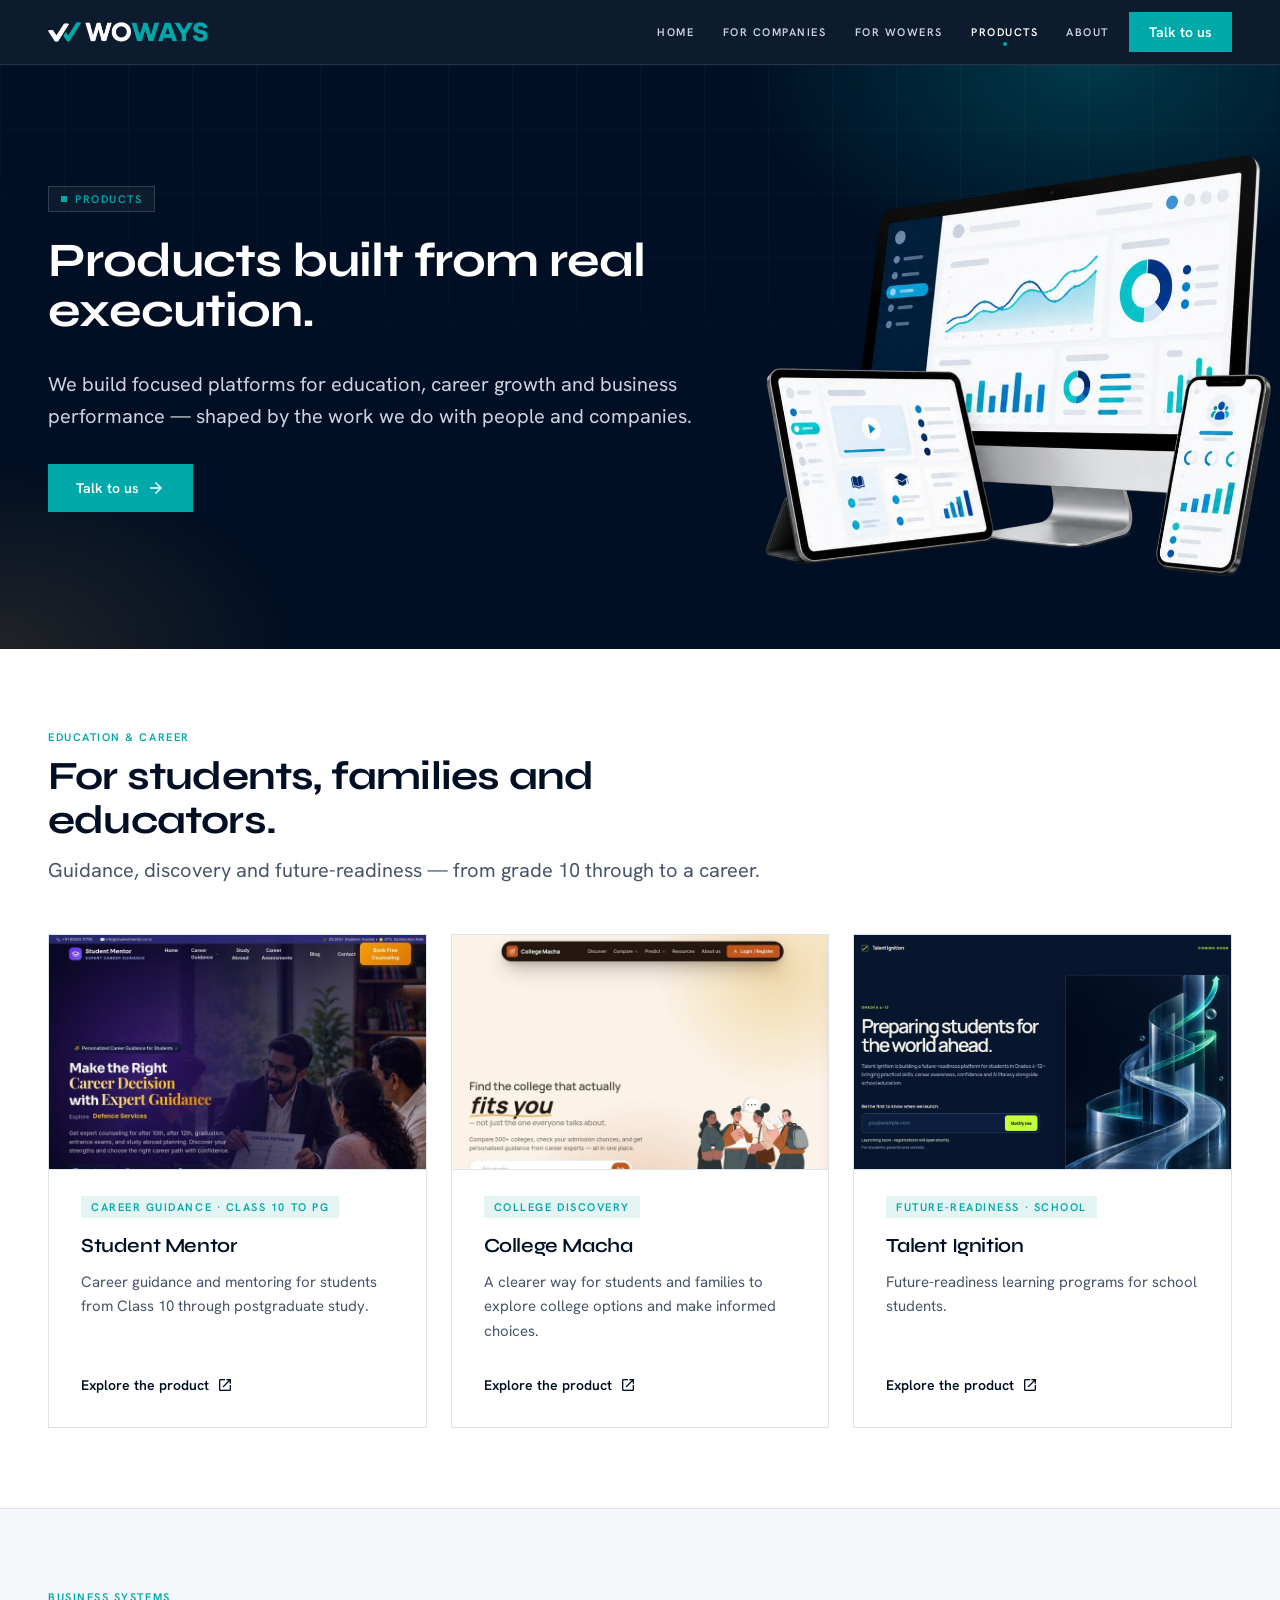
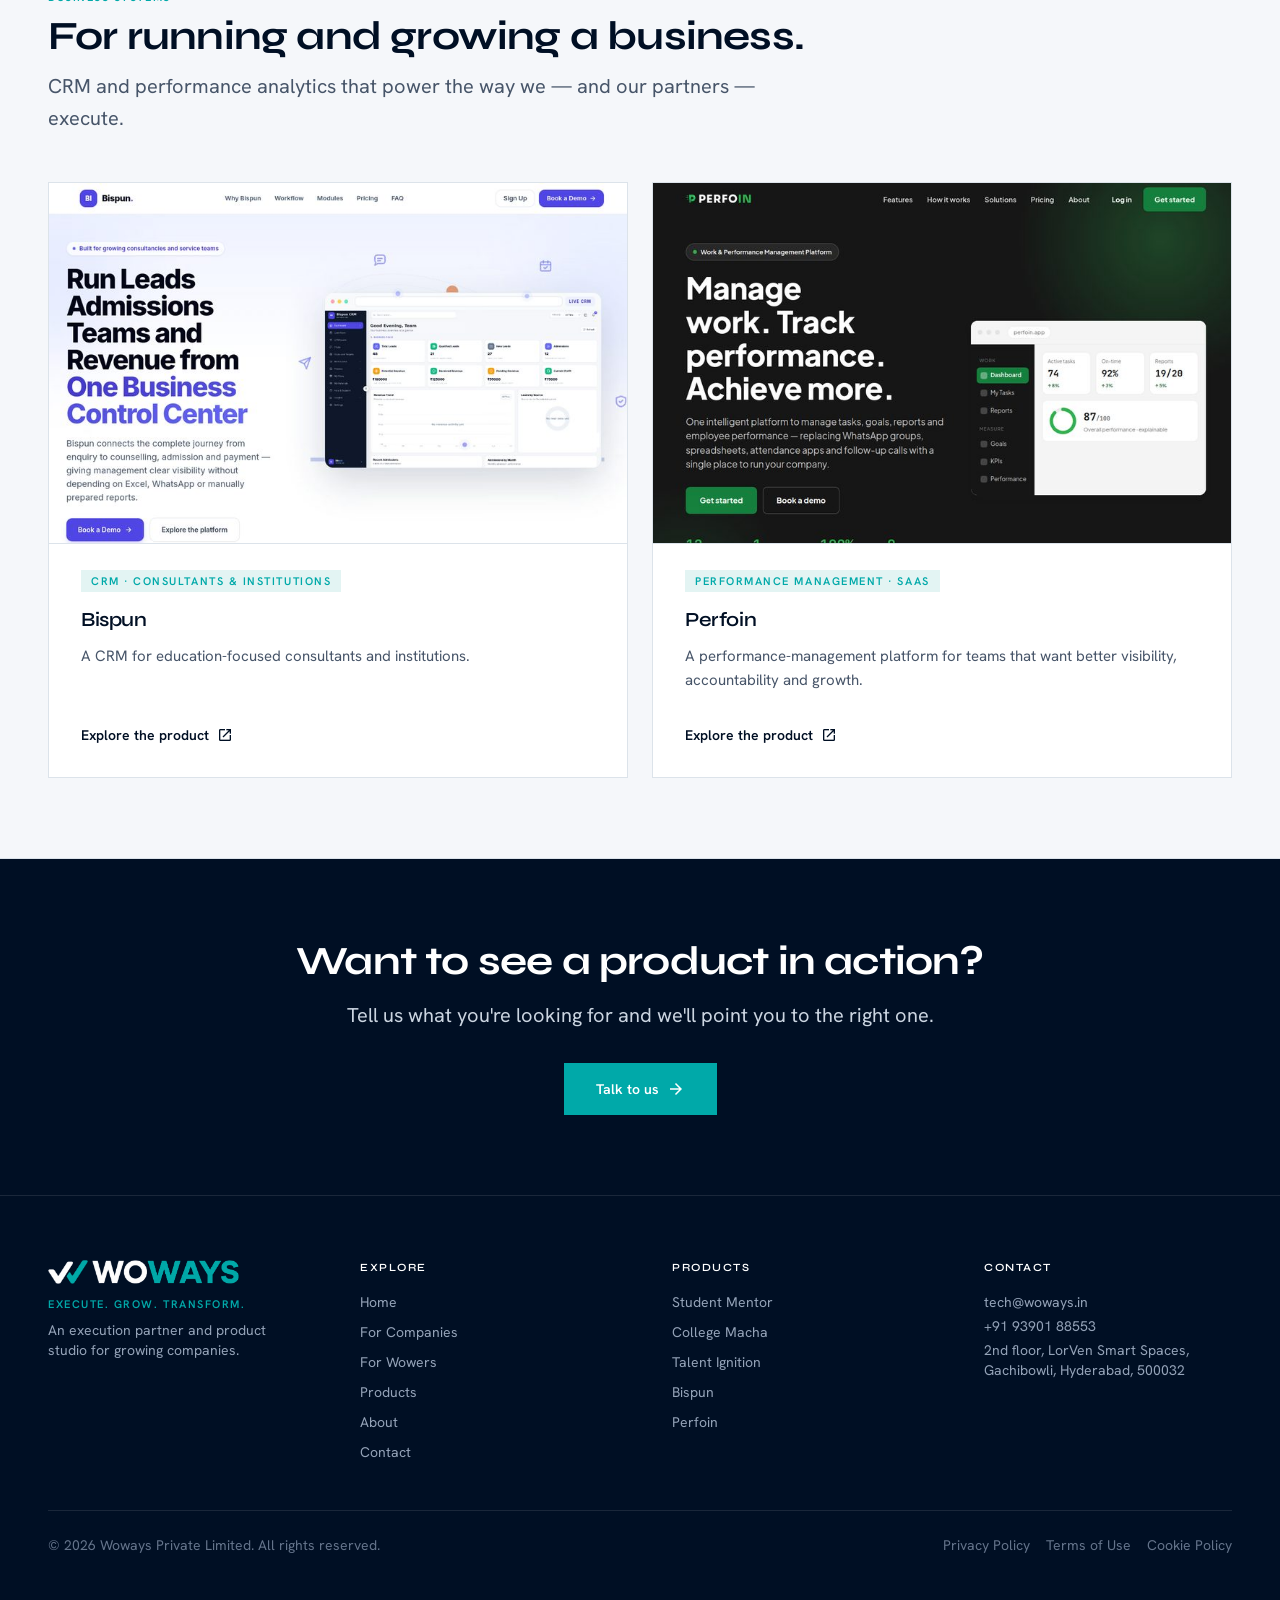
<file: products.html>
<!DOCTYPE html>
<html class="scroll-smooth" lang="en"><head>
<meta charset="utf-8"/>
<meta content="width=device-width, initial-scale=1.0" name="viewport"/>
<title>Woways — Products</title>
<link rel="icon" href="favicon.ico" sizes="any"/>
<link rel="icon" type="image/png" sizes="32x32" href="favicon-32.png"/>
<link rel="icon" type="image/png" sizes="16x16" href="favicon-16.png"/>
<link rel="apple-touch-icon" href="apple-touch-icon.png"/>
<link href="https://fonts.googleapis.com" rel="preconnect"/>
<link crossorigin="" href="https://fonts.gstatic.com" rel="preconnect"/>
<link href="https://fonts.googleapis.com/css2?family=Hanken+Grotesk:ital,wght@0,300;0,400;0,500;0,600;0,700;1,400&family=Syne:wght@500;600;700;800&display=swap" rel="stylesheet"/>
<link href="https://fonts.googleapis.com/css2?family=Material+Symbols+Outlined:wght,FILL@100..700,0..1&display=swap" rel="stylesheet"/>
<link rel="stylesheet" href="styles.css"/>
<style>
 .material-symbols-outlined{font-variation-settings:'FILL' 0,'wght' 400,'GRAD' 0,'opsz' 24;display:inline-block;vertical-align:middle;line-height:1}
 body{font-family:"Hanken Grotesk",sans-serif;overflow-x:hidden}
 img{max-width:100%;height:auto}
 header img,footer img{max-height:2.5rem;width:auto}
 h1,h2,h3,h4,.font-display{font-family:"Syne",sans-serif;letter-spacing:-0.02em}
 .hd1{font-size:clamp(32px,4.6vw,48px);line-height:1.05;font-weight:700}
 .hd2{font-size:clamp(26px,3.6vw,40px);line-height:1.1;font-weight:700}
 .hd3{font-size:22px;line-height:1.2;font-weight:600}
 .lead{font-size:clamp(17px,2.2vw,20px);line-height:1.6}
 .cap{font-size:11px;font-weight:600;letter-spacing:.14em;text-transform:uppercase}
 :focus-visible{outline:2.5px solid #00A9A9;outline-offset:3px}
 .skip{position:absolute;left:-9999px;top:0;background:#00A9A9;color:#02201E;padding:10px 16px;font-weight:600;z-index:200}
 .skip:focus{left:0}
 /* page transition */
 @keyframes pageIn{from{opacity:0;transform:translateY(12px)}to{opacity:1;transform:none}}
 main#main{animation:pageIn .55s cubic-bezier(.2,.7,.2,1) both}
 body.is-leaving{opacity:0;transform:translateY(-8px);transition:opacity .26s ease,transform .26s ease}
 @media (prefers-reduced-motion:reduce){main#main{animation:none}body.is-leaving{opacity:1!important;transform:none!important;transition:none}}
 /* animations */
 .js-anim .reveal{opacity:0;transform:translateY(30px);filter:blur(6px);transition:opacity .8s cubic-bezier(.19,.9,.22,1),transform .8s cubic-bezier(.19,.9,.22,1),filter .8s cubic-bezier(.19,.9,.22,1)}
 .js-anim .reveal.in{opacity:1;transform:none;filter:none}
 .js-anim .stagger.in>*{opacity:0;transform:translateY(24px);filter:blur(5px);animation:rise .7s cubic-bezier(.19,.9,.22,1) forwards}
 .js-anim .stagger.in>*:nth-child(2){animation-delay:.09s}.js-anim .stagger.in>*:nth-child(3){animation-delay:.18s}
 .js-anim .stagger.in>*:nth-child(4){animation-delay:.27s}.js-anim .stagger.in>*:nth-child(5){animation-delay:.36s}
 .js-anim .stagger.in>*:nth-child(6){animation-delay:.45s}
 @keyframes rise{to{opacity:1;transform:none;filter:none}}
 .herofade{opacity:0;transform:translateY(16px);animation:rise .8s cubic-bezier(.2,.7,.2,1) .05s forwards}
 /* masked headline reveal */
 .hrise{overflow:hidden;padding-bottom:.16em}
 .hrise>span{display:block;transform:translateY(108%);animation:hrise .95s cubic-bezier(.19,.9,.22,1) .12s both}
 @keyframes hrise{from{transform:translateY(108%)}to{transform:translateY(0)}}
 @media (prefers-reduced-motion:reduce){.hrise{overflow:visible;padding-bottom:0}.hrise>span{transform:none;animation:none}}
 .card-lift{transition:transform .2s ease,box-shadow .2s ease,border-color .2s ease}
 .card-lift:hover{transform:translateY(-4px);box-shadow:0 24px 50px -30px rgba(0,15,36,.5)}
 .arrow-move{transition:transform .16s ease}
 .grp:hover .arrow-move{transform:translateX(4px)}
 @media (prefers-reduced-motion:reduce){.reveal,.stagger>*,.herofade{opacity:1!important;transform:none!important;filter:none!important;animation:none!important}.mascot-float{animation:none!important}}
 .mascot-float{animation:bob 4.2s ease-in-out infinite}
 @keyframes bob{0%,100%{transform:translateY(0)}50%{transform:translateY(-10px)}}
 @keyframes floaty{0%,100%{transform:translateY(0)}50%{transform:translateY(-14px)}}
 .floaty{animation:floaty 6s ease-in-out infinite}
 @media (prefers-reduced-motion:reduce){.floaty{animation:none!important}}
 @keyframes haloPulse{0%,100%{opacity:.5;transform:scale(1)}50%{opacity:.85;transform:scale(1.07)}}
 .halo{filter:blur(34px);animation:haloPulse 7.5s ease-in-out infinite;will-change:opacity,transform}
 @media (prefers-reduced-motion:reduce){.halo{animation:none!important;opacity:.68!important;transform:none!important}}
 .glow{background:radial-gradient(46% 60% at 85% 0%,rgba(0,169,169,.28),transparent 60%),radial-gradient(40% 55% at 0% 100%,rgba(232,163,61,.14),transparent 60%);animation:glowdrift 16s ease-in-out infinite;will-change:transform,opacity}
 @keyframes glowdrift{0%,100%{transform:scale(1) translate3d(0,0,0);opacity:1}50%{transform:scale(1.12) translate3d(2%,1.5%,0);opacity:.82}}
 @media (prefers-reduced-motion:reduce){.glow{animation:none!important}}
 /* logo marquee */
 .mq{position:relative;-webkit-mask:linear-gradient(90deg,transparent,#000 7%,#000 93%,transparent);mask:linear-gradient(90deg,transparent,#000 7%,#000 93%,transparent)}
 .mq-track{display:flex;align-items:center;gap:60px;width:max-content;animation:mqscroll 42s linear infinite}
 .mq:hover .mq-track{animation-play-state:paused}
 .mq-item{display:inline-flex;align-items:center;flex:none}
 .mq-item img{height:30px;width:auto;max-width:150px;object-fit:contain;filter:brightness(0) invert(1);opacity:.55;transition:opacity .25s ease}
 .mq-item:hover img{opacity:.95}
 @keyframes mqscroll{from{transform:translate3d(0,0,0)}to{transform:translate3d(-50%,0,0)}}
 @media (prefers-reduced-motion:reduce){.mq-track{animation:none;flex-wrap:wrap;justify-content:center;width:100%;gap:28px 48px}.mq{-webkit-mask:none;mask:none}}
 .gridlines{background-image:linear-gradient(rgba(255,255,255,.05) 1px,transparent 1px),linear-gradient(90deg,rgba(255,255,255,.05) 1px,transparent 1px);background-size:64px 64px;-webkit-mask:radial-gradient(120% 90% at 50% 0%,#000 30%,transparent 78%);mask:radial-gradient(120% 90% at 50% 0%,#000 30%,transparent 78%)}
</style>
</head><body class="bg-paperBg text-brandNavy antialiased"><a href="#main" class="skip">Skip to content</a><header class="sticky top-0 z-50 bg-brandNavy/95 backdrop-blur border-b border-white/10"><div class="max-w-[1440px] mx-auto px-6 lg:px-12 h-16 flex items-center justify-between"><a href="/" aria-label="Woways — Execute, Grow, Transform" class="flex items-center gap-1 shrink-0"><img src="logo-icon.png" alt="" class="h-5 w-auto"/><img src="logo-word.png" alt="Woways" class="h-5 w-auto"/></a><div class="flex items-center gap-5"><nav class="hidden md:flex items-center gap-5 lg:gap-7" aria-label="Primary"><a class="cap text-slate-300 hover:text-white transition-colors" href="/">Home</a><a class="cap text-slate-300 hover:text-white transition-colors" href="companies">For Companies</a><a class="cap text-slate-300 hover:text-white transition-colors" href="wowers">For Wowers</a><a class="cap text-white transition-colors relative" href="products" aria-current="page">Products<span class="absolute -bottom-1.5 left-1/2 -translate-x-1/2 w-1 h-1 rounded-full bg-brandTeal"></span></a><a class="cap text-slate-300 hover:text-white transition-colors" href="about">About</a></nav><a class="hidden sm:inline-flex items-center bg-brandTeal hover:bg-brandTealDark text-white text-sm font-semibold px-5 py-2.5 transition-colors" href="contact">Talk to us</a><button id="mbtn" class="md:hidden text-white p-2" aria-label="Open menu" aria-expanded="false"><span class="material-symbols-outlined">menu</span></button></div></div><div id="mmenu" class="hidden md:hidden bg-brandNavy border-t border-white/10"><a class="block px-6 py-3 text-slate-200 border-t border-white/10 font-display font-semibold" href="/">Home</a><a class="block px-6 py-3 text-slate-200 border-t border-white/10 font-display font-semibold" href="companies">For Companies</a><a class="block px-6 py-3 text-slate-200 border-t border-white/10 font-display font-semibold" href="wowers">For Wowers</a><a class="block px-6 py-3 text-slate-200 border-t border-white/10 font-display font-semibold" href="products">Products</a><a class="block px-6 py-3 text-slate-200 border-t border-white/10 font-display font-semibold" href="about">About</a><div class="p-4 border-t border-white/10"><a class="block text-center bg-brandTeal hover:bg-brandTealDark text-white text-sm font-semibold px-6 py-3 transition-colors" href="contact">Talk to us</a></div></div></header><main id="main" tabindex="-1"><section class="relative bg-brandNavy text-white overflow-hidden"><div class="absolute inset-0 glow pointer-events-none"></div><div class="absolute inset-0 gridlines opacity-60 pointer-events-none"></div><div class="hidden lg:block absolute top-0 right-0 h-full w-[52%] overflow-hidden herofade" style="animation-delay:.18s"><div data-parallax class="h-full w-full will-change-transform"><img src="hero-products.png" alt="Woways product dashboards shown on a desktop, tablet and phone" loading="eager" class="w-full h-full object-contain object-center px-2"/></div></div><div class="relative max-w-[1440px] mx-auto px-6 lg:px-12 pt-12 lg:pt-16 pb-14 lg:pb-20"><div class="max-w-2xl herofade lg:min-h-[440px] flex flex-col justify-center items-start"><div class="inline-flex items-center gap-2 px-3 py-1 bg-white/5 border border-white/15 text-brandTeal cap mb-6"><span class="w-1.5 h-1.5 bg-brandTeal inline-block"></span> Products</div><h1 class="hd1 text-white mb-6 hrise"><span>Products built from real execution.</span></h1><p class="lead text-slate-300 mb-8">We build focused platforms for education, career growth and business performance — shaped by the work we do with people and companies.</p><div class="flex flex-wrap gap-4"><a class="bg-brandTeal hover:bg-brandTealDark text-white text-sm font-semibold px-7 py-3.5 transition-colors inline-flex items-center gap-2" href="contact">Talk to us <span class="material-symbols-outlined text-[18px]" aria-hidden="true">arrow_forward</span></a></div></div><img src="hero-products.png" alt="Woways product dashboards shown on a desktop, tablet and phone" loading="eager" class="lg:hidden block mt-8 h-auto object-contain herofade" style="animation-delay:.12s;width:calc(100% + 3rem);margin-left:-1.5rem;margin-right:-1.5rem"/></div></section><section class="bg-white py-16 lg:py-20 border-b border-borderLine"><div class="max-w-[1440px] mx-auto px-6 lg:px-12"><div class="max-w-3xl mb-12 reveal"><span class="cap text-brandTeal block mb-2">Education &amp; career</span><h2 class="hd2 text-brandNavy mb-3">For students, families and educators.</h2><p class="lead text-slate-600">Guidance, discovery and future-readiness — from grade 10 through to a career.</p></div><div class="grid grid-cols-1 md:grid-cols-3 gap-6 stagger reveal"><a class="bg-white border border-borderLine p-8 card-lift grp flex flex-col justify-between hover:border-brandNavy overflow-hidden" href="https://studentmentor.co.in" target="_blank" rel="noopener noreferrer"><div><div class="aspect-[16/10] overflow-hidden -mx-8 -mt-8 mb-6 border-b border-borderLine"><img src="shot-studentmentor.jpg" alt="Student Mentor preview" loading="lazy" class="w-full h-full object-cover object-top"/></div><span class="cap text-brandTeal bg-brandTealTint px-2.5 py-1">Career guidance · Class 10 to PG</span><h3 class="hd3 text-brandNavy mt-4 mb-3" style="font-size:20px">Student Mentor</h3><p class="text-[15px] leading-relaxed text-slate-600 leading-relaxed mb-8">Career guidance and mentoring for students from Class 10 through postgraduate study.</p></div><span class="inline-flex items-center gap-2 text-sm font-semibold text-brandNavy">Explore the product <span class="material-symbols-outlined text-[16px] arrow-move" aria-hidden="true">open_in_new</span></span></a><a class="bg-white border border-borderLine p-8 card-lift grp flex flex-col justify-between hover:border-brandNavy overflow-hidden" href="https://collegemacha.com" target="_blank" rel="noopener noreferrer"><div><div class="aspect-[16/10] overflow-hidden -mx-8 -mt-8 mb-6 border-b border-borderLine"><img src="shot-collegemacha.jpg" alt="College Macha preview" loading="lazy" class="w-full h-full object-cover object-top"/></div><span class="cap text-brandTeal bg-brandTealTint px-2.5 py-1">College discovery</span><h3 class="hd3 text-brandNavy mt-4 mb-3" style="font-size:20px">College Macha</h3><p class="text-[15px] leading-relaxed text-slate-600 leading-relaxed mb-8">A clearer way for students and families to explore college options and make informed choices.</p></div><span class="inline-flex items-center gap-2 text-sm font-semibold text-brandNavy">Explore the product <span class="material-symbols-outlined text-[16px] arrow-move" aria-hidden="true">open_in_new</span></span></a><a class="bg-white border border-borderLine p-8 card-lift grp flex flex-col justify-between hover:border-brandNavy overflow-hidden" href="https://talentignition.in" target="_blank" rel="noopener noreferrer"><div><div class="aspect-[16/10] overflow-hidden -mx-8 -mt-8 mb-6 border-b border-borderLine"><img src="shot-talentignition.jpg" alt="Talent Ignition preview" loading="lazy" class="w-full h-full object-cover object-top"/></div><span class="cap text-brandTeal bg-brandTealTint px-2.5 py-1">Future-readiness · School</span><h3 class="hd3 text-brandNavy mt-4 mb-3" style="font-size:20px">Talent Ignition</h3><p class="text-[15px] leading-relaxed text-slate-600 leading-relaxed mb-8">Future-readiness learning programs for school students.</p></div><span class="inline-flex items-center gap-2 text-sm font-semibold text-brandNavy">Explore the product <span class="material-symbols-outlined text-[16px] arrow-move" aria-hidden="true">open_in_new</span></span></a></div></div></section><section class="bg-paperBg py-16 lg:py-20 border-b border-borderLine"><div class="max-w-[1440px] mx-auto px-6 lg:px-12"><div class="max-w-3xl mb-12 reveal"><span class="cap text-brandTeal block mb-2">Business systems</span><h2 class="hd2 text-brandNavy mb-3">For running and growing a business.</h2><p class="lead text-slate-600">CRM and performance analytics that power the way we — and our partners — execute.</p></div><div class="grid grid-cols-1 md:grid-cols-2 gap-6 stagger reveal"><a class="bg-white border border-borderLine p-8 card-lift grp flex flex-col justify-between hover:border-brandNavy overflow-hidden" href="https://bispun.com" target="_blank" rel="noopener noreferrer"><div><div class="aspect-[16/10] overflow-hidden -mx-8 -mt-8 mb-6 border-b border-borderLine"><img src="shot-bispun.jpg" alt="Bispun preview" loading="lazy" class="w-full h-full object-cover object-top"/></div><span class="cap text-brandTeal bg-brandTealTint px-2.5 py-1">CRM · consultants & institutions</span><h3 class="hd3 text-brandNavy mt-4 mb-3" style="font-size:20px">Bispun</h3><p class="text-[15px] leading-relaxed text-slate-600 leading-relaxed mb-8">A CRM for education-focused consultants and institutions.</p></div><span class="inline-flex items-center gap-2 text-sm font-semibold text-brandNavy">Explore the product <span class="material-symbols-outlined text-[16px] arrow-move" aria-hidden="true">open_in_new</span></span></a><a class="bg-white border border-borderLine p-8 card-lift grp flex flex-col justify-between hover:border-brandNavy overflow-hidden" href="https://woways-site.vercel.app" target="_blank" rel="noopener noreferrer"><div><div class="aspect-[16/10] overflow-hidden -mx-8 -mt-8 mb-6 border-b border-borderLine"><img src="shot-performance.jpg" alt="Perfoin preview" loading="lazy" class="w-full h-full object-cover object-top"/></div><span class="cap text-brandTeal bg-brandTealTint px-2.5 py-1">Performance management · SaaS</span><h3 class="hd3 text-brandNavy mt-4 mb-3" style="font-size:20px">Perfoin</h3><p class="text-[15px] leading-relaxed text-slate-600 leading-relaxed mb-8">A performance-management platform for teams that want better visibility, accountability and growth.</p></div><span class="inline-flex items-center gap-2 text-sm font-semibold text-brandNavy">Explore the product <span class="material-symbols-outlined text-[16px] arrow-move" aria-hidden="true">open_in_new</span></span></a></div></div></section><section class="bg-brandNavy text-white py-20"><div class="max-w-[1440px] mx-auto px-6 lg:px-12 text-center reveal"><h2 class="hd2 text-white mb-4">Want to see a product in action?</h2><p class="lead text-slate-300 max-w-2xl mx-auto mb-8">Tell us what you're looking for and we'll point you to the right one.</p><a class="inline-flex items-center gap-2 bg-brandTeal hover:bg-brandTealDark text-white text-sm font-semibold px-8 py-4 transition-colors" href="contact">Talk to us <span class="material-symbols-outlined text-[18px]" aria-hidden="true">arrow_forward</span></a></div></section></main><footer class="bg-brandNavy text-slate-400 py-16 border-t border-white/10"><div class="max-w-[1440px] mx-auto px-6 lg:px-12"><div class="grid grid-cols-2 md:grid-cols-4 gap-x-8 lg:gap-x-16 gap-y-10 pb-12 border-b border-white/10"><div class="col-span-2 md:col-span-1"><div class="flex items-center gap-1 mb-3"><img src="logo-icon.png" alt="" class="h-6 w-auto"/><img src="logo-word.png" alt="Woways" class="h-6 w-auto"/></div><p class="cap text-brandTeal mb-2">Execute. Grow. Transform.</p><p class="text-sm max-w-[30ch]">An execution partner and product studio for growing companies.</p></div><div><h4 class="cap text-white mb-4">Explore</h4><ul class="space-y-2.5 text-sm"><li><a class="hover:text-white transition-colors" href="/">Home</a></li><li><a class="hover:text-white transition-colors" href="companies">For Companies</a></li><li><a class="hover:text-white transition-colors" href="wowers">For Wowers</a></li><li><a class="hover:text-white transition-colors" href="products">Products</a></li><li><a class="hover:text-white transition-colors" href="about">About</a></li><li><a class="hover:text-white transition-colors" href="contact">Contact</a></li></ul></div><div><h4 class="cap text-white mb-4">Products</h4><ul class="space-y-2.5 text-sm"><li><a class="hover:text-white transition-colors" href="https://studentmentor.co.in" target="_blank" rel="noopener noreferrer">Student Mentor</a></li><li><a class="hover:text-white transition-colors" href="https://collegemacha.com" target="_blank" rel="noopener noreferrer">College Macha</a></li><li><a class="hover:text-white transition-colors" href="https://talentignition.in" target="_blank" rel="noopener noreferrer">Talent Ignition</a></li><li><a class="hover:text-white transition-colors" href="https://bispun.com" target="_blank" rel="noopener noreferrer">Bispun</a></li><li><a class="hover:text-white transition-colors" href="https://woways-site.vercel.app" target="_blank" rel="noopener noreferrer">Perfoin</a></li></ul></div><div><h4 class="cap text-white mb-4">Contact</h4><p class="text-sm mb-1"><a class="hover:text-white transition-colors" href="mailto:tech@woways.in">tech@woways.in</a></p><p class="text-sm mb-1"><a class="hover:text-white transition-colors" href="tel:+919390188553">+91 93901 88553</a></p><p class="text-sm">2nd floor, LorVen Smart Spaces,<br/>Gachibowli, Hyderabad, 500032</p></div></div><div class="pt-6 text-sm text-slate-500 flex flex-wrap justify-between gap-3"><span>&copy; 2026 Woways Private Limited. All rights reserved.</span><span class="flex flex-wrap gap-x-4 gap-y-1"><a class="hover:text-white transition-colors" href="privacy">Privacy Policy</a><a class="hover:text-white transition-colors" href="terms">Terms of Use</a><a class="hover:text-white transition-colors" href="cookies">Cookie Policy</a></span></div></div></footer><script>(function(){var b=document.getElementById("mbtn"),m=document.getElementById("mmenu");if(b)b.addEventListener("click",function(){var o=m.classList.toggle("hidden");b.setAttribute("aria-expanded",String(!o));});})();(function(){var els=document.querySelectorAll(".reveal,.stagger");if(matchMedia("(prefers-reduced-motion: reduce)").matches||!("IntersectionObserver" in window))return;document.documentElement.classList.add("js-anim");var io=new IntersectionObserver(function(es){es.forEach(function(e){if(e.isIntersecting){e.target.classList.add("in");io.unobserve(e.target);}});},{threshold:.12,rootMargin:"0px 0px -6% 0px"});els.forEach(function(e){io.observe(e);});setTimeout(function(){els.forEach(function(e){e.classList.add("in");});},1600);})();(function(){if(matchMedia("(prefers-reduced-motion: reduce)").matches)return;var els=[].slice.call(document.querySelectorAll("[data-parallax]"));if(!els.length)return;var run=function(){if(innerWidth<1024){els.forEach(function(e){e.style.transform="";});return;}var y=window.scrollY||0;var d=Math.max(-28,Math.min(28,y*0.06));els.forEach(function(e){var s=e.classList.contains("scale-[1.08]")?" scale(1.08)":"";e.style.transform="translate3d(0,"+d.toFixed(1)+"px,0)"+s;});};var tick=false;addEventListener("scroll",function(){if(!tick){tick=true;requestAnimationFrame(function(){run();tick=false;});}},{passive:true});addEventListener("resize",run,{passive:true});run();})();(function(){var els=document.querySelectorAll(".countup");if(!els.length)return;var fmt=function(n){return n.toLocaleString("en-IN");};var run=function(el){var to=parseInt(el.getAttribute("data-to"),10)||0,st=null,d=1400;setTimeout(function(){el.textContent=fmt(to);},d+500);if(matchMedia("(prefers-reduced-motion: reduce)").matches||!window.requestAnimationFrame){el.textContent=fmt(to);return;}el.textContent="0";function step(t){if(!st)st=t;var p=Math.min((t-st)/d,1);el.textContent=fmt(Math.floor((1-Math.pow(1-p,3))*to));if(p<1)requestAnimationFrame(step);}requestAnimationFrame(step);};if("IntersectionObserver" in window){var io=new IntersectionObserver(function(es){es.forEach(function(e){if(e.isIntersecting){run(e.target);io.unobserve(e.target);}});},{threshold:.4});els.forEach(function(e){io.observe(e);});}else{els.forEach(run);}})();(function(){document.querySelectorAll("form.w3form").forEach(function(f){f.addEventListener("submit",function(e){e.preventDefault();var ok=f.querySelector(".form-ok"),err=f.querySelector(".form-err"),btn=f.querySelector("button[type=submit]"),lbl=btn?btn.textContent:"";if(err)err.classList.add("hidden");if(ok)ok.classList.add("hidden");var obj={};new FormData(f).forEach(function(v,k){obj[k]=v;});if(btn){btn.disabled=true;btn.textContent="Sending\u2026";}fetch("/api/submit",{method:"POST",headers:{"Content-Type":"application/json",Accept:"application/json"},body:JSON.stringify(obj)}).then(function(r){return r.json();}).then(function(j){if(j.success){f.reset();if(ok){ok.classList.remove("hidden");ok.scrollIntoView({block:"center",behavior:"smooth"});}}else{if(err){err.textContent=(j&&j.message)||"Something went wrong. Please email tech@woways.in.";err.classList.remove("hidden");}}}).catch(function(){if(err){err.textContent="Network error. Please email tech@woways.in.";err.classList.remove("hidden");}}).finally(function(){if(btn){btn.disabled=false;btn.textContent=lbl;}});});});})();(function(){if(matchMedia("(prefers-reduced-motion: reduce)").matches)return;document.addEventListener("click",function(e){if(e.defaultPrevented||e.button!==0||e.metaKey||e.ctrlKey||e.shiftKey||e.altKey)return;var a=e.target.closest&&e.target.closest("a");if(!a)return;if(a.target==="_blank"||a.hasAttribute("download"))return;var href=a.getAttribute("href")||"";if(!href||href.charAt(0)==="#"||/^(mailto:|tel:)/.test(href))return;var url;try{url=new URL(a.href,location.href);}catch(_){return;}if(url.origin!==location.origin)return;if(url.pathname===location.pathname){return;}e.preventDefault();document.body.classList.add("is-leaving");setTimeout(function(){location.href=a.href;},230);setTimeout(function(){document.body.classList.remove("is-leaving");},2500);});window.addEventListener("pageshow",function(ev){if(ev.persisted)document.body.classList.remove("is-leaving");});})();</script></body></html>
</file>
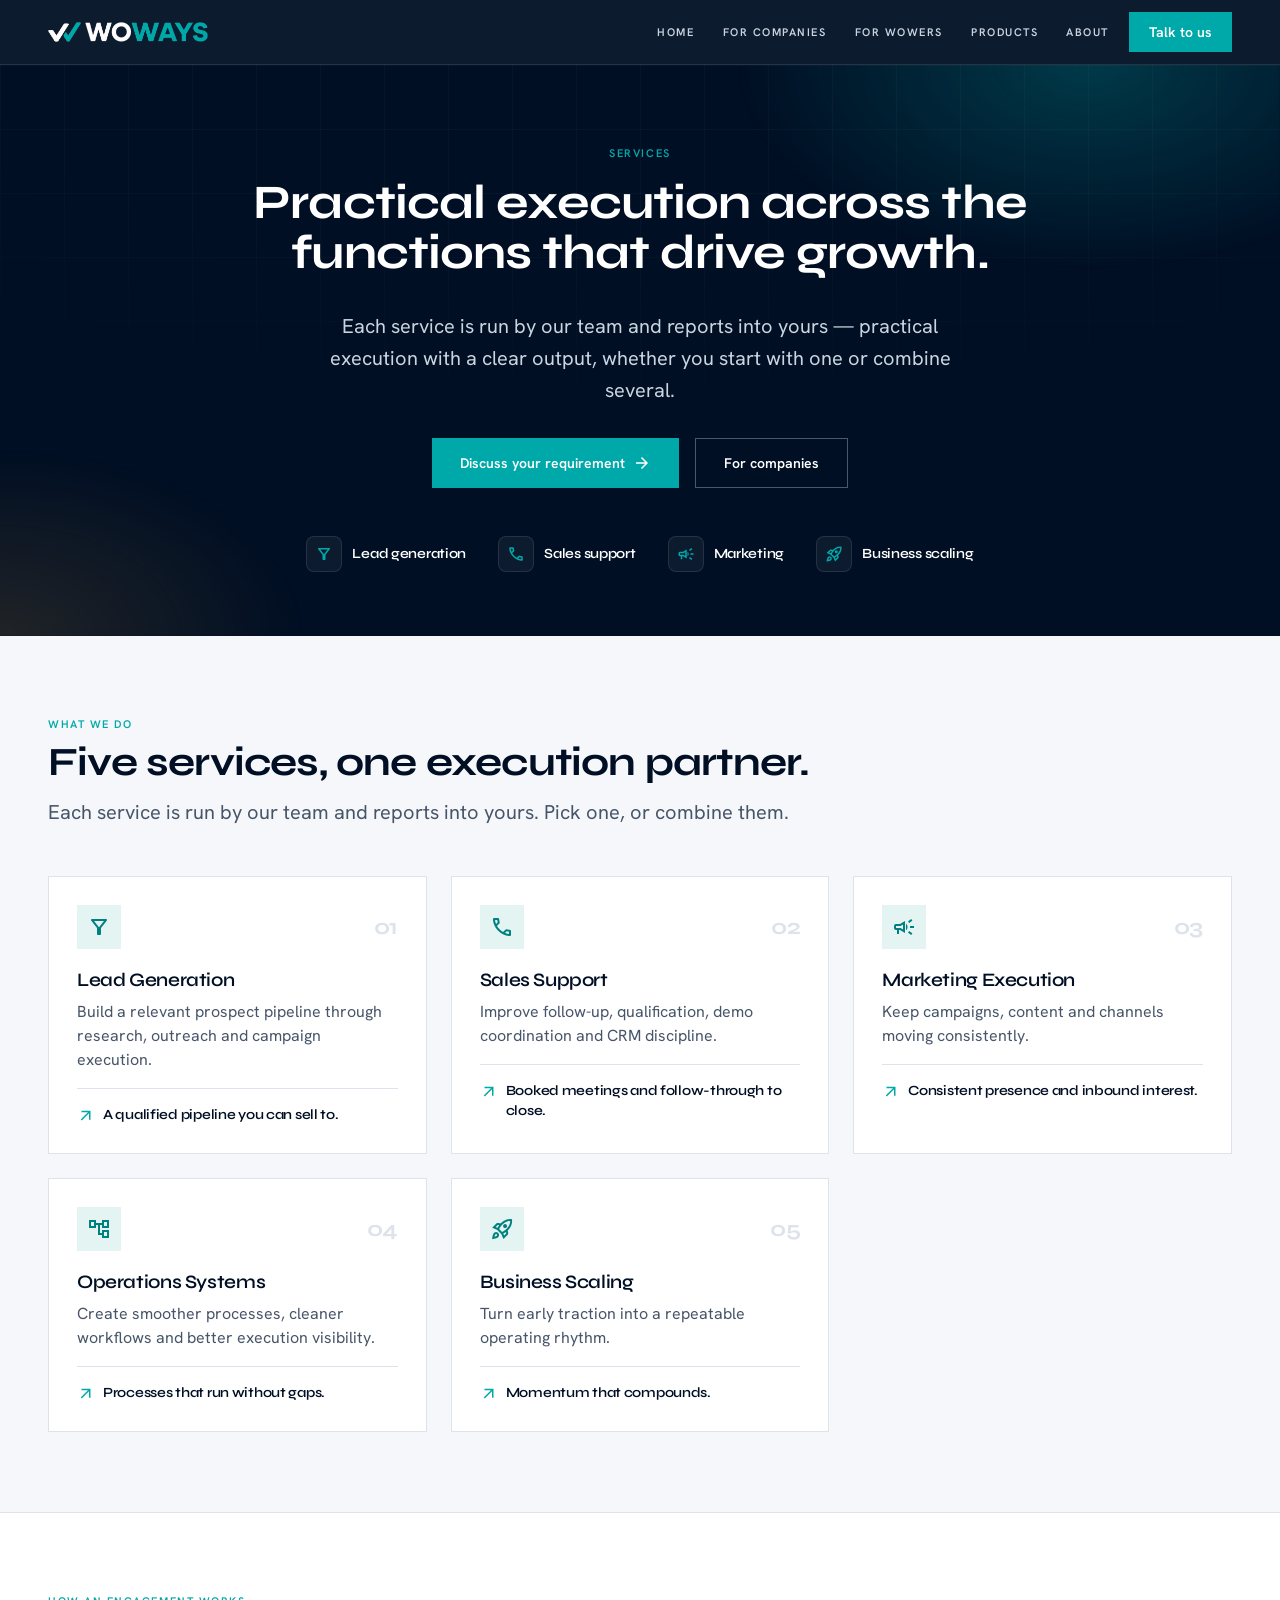
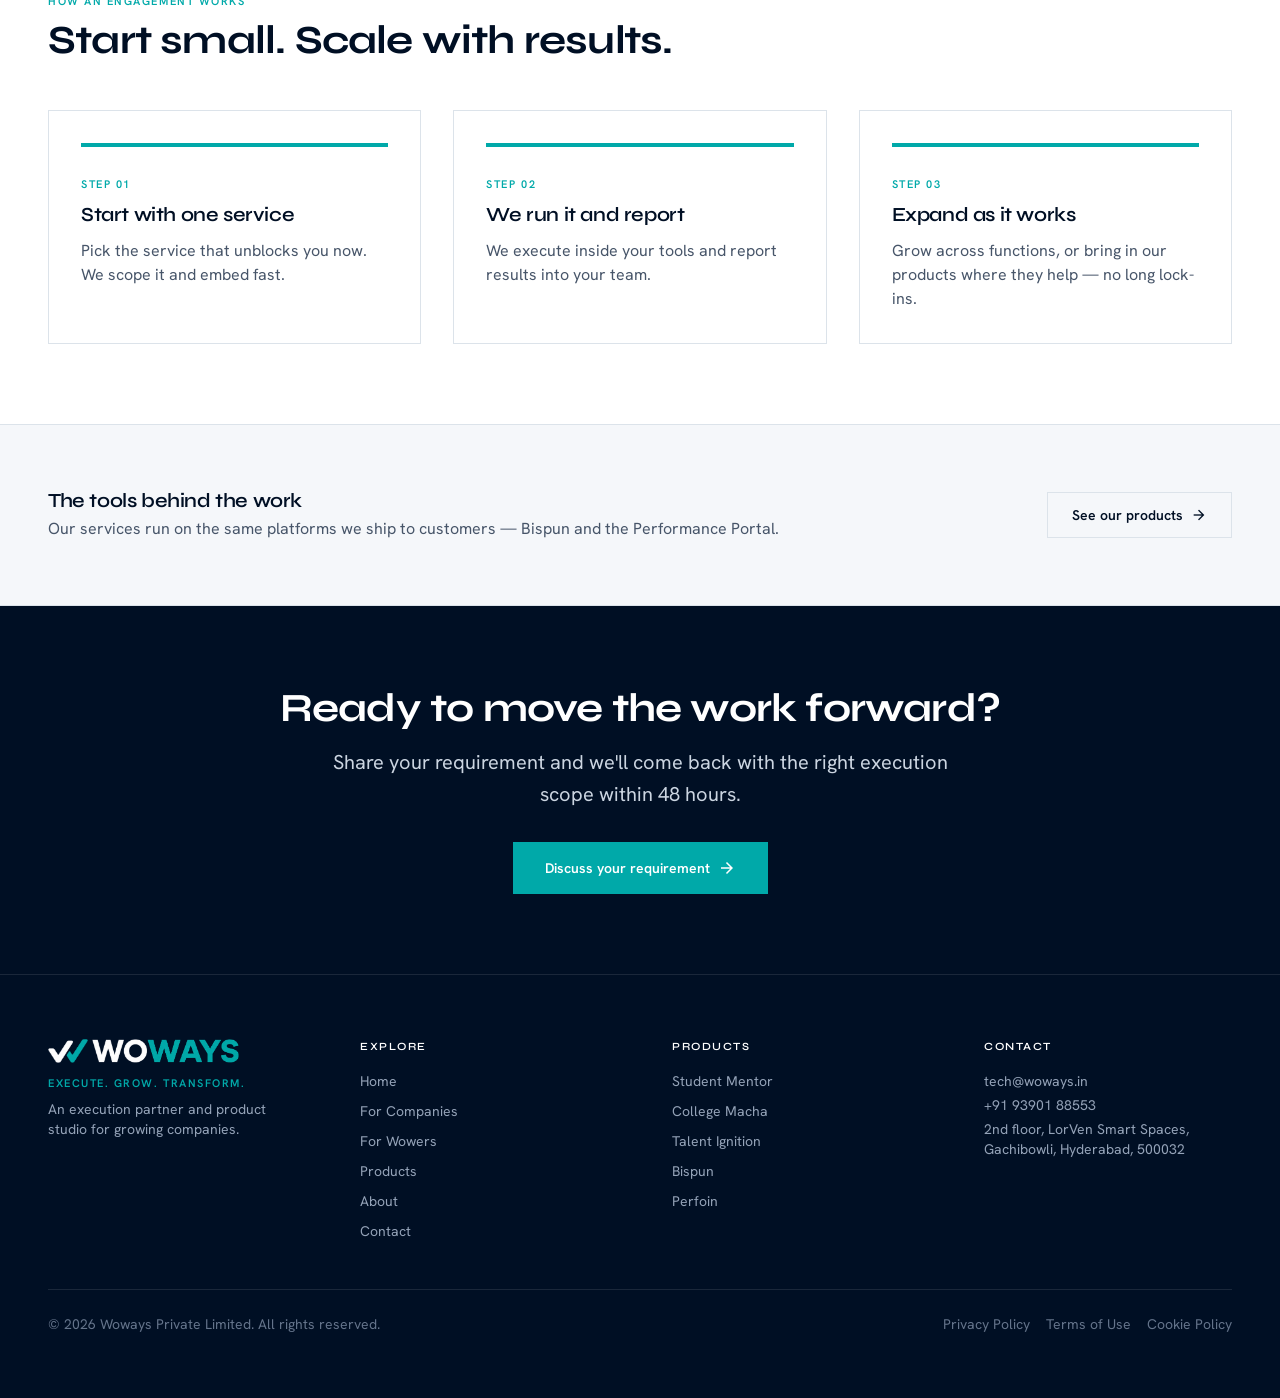
<file: services.html>
<!DOCTYPE html>
<html class="scroll-smooth" lang="en"><head>
<meta charset="utf-8"/>
<meta content="width=device-width, initial-scale=1.0" name="viewport"/>
<title>Woways — Services</title>
<link rel="icon" href="favicon.ico" sizes="any"/>
<link rel="icon" type="image/png" sizes="32x32" href="favicon-32.png"/>
<link rel="icon" type="image/png" sizes="16x16" href="favicon-16.png"/>
<link rel="apple-touch-icon" href="apple-touch-icon.png"/>
<link href="https://fonts.googleapis.com" rel="preconnect"/>
<link crossorigin="" href="https://fonts.gstatic.com" rel="preconnect"/>
<link href="https://fonts.googleapis.com/css2?family=Hanken+Grotesk:ital,wght@0,300;0,400;0,500;0,600;0,700;1,400&family=Syne:wght@500;600;700;800&display=swap" rel="stylesheet"/>
<link href="https://fonts.googleapis.com/css2?family=Material+Symbols+Outlined:wght,FILL@100..700,0..1&display=swap" rel="stylesheet"/>
<link rel="stylesheet" href="styles.css"/>
<style>
 .material-symbols-outlined{font-variation-settings:'FILL' 0,'wght' 400,'GRAD' 0,'opsz' 24;display:inline-block;vertical-align:middle;line-height:1}
 body{font-family:"Hanken Grotesk",sans-serif;overflow-x:hidden}
 img{max-width:100%;height:auto}
 header img,footer img{max-height:2.5rem;width:auto}
 h1,h2,h3,h4,.font-display{font-family:"Syne",sans-serif;letter-spacing:-0.02em}
 .hd1{font-size:clamp(32px,4.6vw,48px);line-height:1.05;font-weight:700}
 .hd2{font-size:clamp(26px,3.6vw,40px);line-height:1.1;font-weight:700}
 .hd3{font-size:22px;line-height:1.2;font-weight:600}
 .lead{font-size:clamp(17px,2.2vw,20px);line-height:1.6}
 .cap{font-size:11px;font-weight:600;letter-spacing:.14em;text-transform:uppercase}
 :focus-visible{outline:2.5px solid #00A9A9;outline-offset:3px}
 .skip{position:absolute;left:-9999px;top:0;background:#00A9A9;color:#02201E;padding:10px 16px;font-weight:600;z-index:200}
 .skip:focus{left:0}
 /* page transition */
 @keyframes pageIn{from{opacity:0;transform:translateY(12px)}to{opacity:1;transform:none}}
 main#main{animation:pageIn .55s cubic-bezier(.2,.7,.2,1) both}
 body.is-leaving{opacity:0;transform:translateY(-8px);transition:opacity .26s ease,transform .26s ease}
 @media (prefers-reduced-motion:reduce){main#main{animation:none}body.is-leaving{opacity:1!important;transform:none!important;transition:none}}
 /* animations */
 .js-anim .reveal{opacity:0;transform:translateY(30px);filter:blur(6px);transition:opacity .8s cubic-bezier(.19,.9,.22,1),transform .8s cubic-bezier(.19,.9,.22,1),filter .8s cubic-bezier(.19,.9,.22,1)}
 .js-anim .reveal.in{opacity:1;transform:none;filter:none}
 .js-anim .stagger.in>*{opacity:0;transform:translateY(24px);filter:blur(5px);animation:rise .7s cubic-bezier(.19,.9,.22,1) forwards}
 .js-anim .stagger.in>*:nth-child(2){animation-delay:.09s}.js-anim .stagger.in>*:nth-child(3){animation-delay:.18s}
 .js-anim .stagger.in>*:nth-child(4){animation-delay:.27s}.js-anim .stagger.in>*:nth-child(5){animation-delay:.36s}
 .js-anim .stagger.in>*:nth-child(6){animation-delay:.45s}
 @keyframes rise{to{opacity:1;transform:none;filter:none}}
 .herofade{opacity:0;transform:translateY(16px);animation:rise .8s cubic-bezier(.2,.7,.2,1) .05s forwards}
 /* masked headline reveal */
 .hrise{overflow:hidden;padding-bottom:.16em}
 .hrise>span{display:block;transform:translateY(108%);animation:hrise .95s cubic-bezier(.19,.9,.22,1) .12s both}
 @keyframes hrise{from{transform:translateY(108%)}to{transform:translateY(0)}}
 @media (prefers-reduced-motion:reduce){.hrise{overflow:visible;padding-bottom:0}.hrise>span{transform:none;animation:none}}
 .card-lift{transition:transform .2s ease,box-shadow .2s ease,border-color .2s ease}
 .card-lift:hover{transform:translateY(-4px);box-shadow:0 24px 50px -30px rgba(0,15,36,.5)}
 .arrow-move{transition:transform .16s ease}
 .grp:hover .arrow-move{transform:translateX(4px)}
 @media (prefers-reduced-motion:reduce){.reveal,.stagger>*,.herofade{opacity:1!important;transform:none!important;filter:none!important;animation:none!important}.mascot-float{animation:none!important}}
 .mascot-float{animation:bob 4.2s ease-in-out infinite}
 @keyframes bob{0%,100%{transform:translateY(0)}50%{transform:translateY(-10px)}}
 @keyframes floaty{0%,100%{transform:translateY(0)}50%{transform:translateY(-14px)}}
 .floaty{animation:floaty 6s ease-in-out infinite}
 @media (prefers-reduced-motion:reduce){.floaty{animation:none!important}}
 @keyframes haloPulse{0%,100%{opacity:.5;transform:scale(1)}50%{opacity:.85;transform:scale(1.07)}}
 .halo{filter:blur(34px);animation:haloPulse 7.5s ease-in-out infinite;will-change:opacity,transform}
 @media (prefers-reduced-motion:reduce){.halo{animation:none!important;opacity:.68!important;transform:none!important}}
 .glow{background:radial-gradient(46% 60% at 85% 0%,rgba(0,169,169,.28),transparent 60%),radial-gradient(40% 55% at 0% 100%,rgba(232,163,61,.14),transparent 60%);animation:glowdrift 16s ease-in-out infinite;will-change:transform,opacity}
 @keyframes glowdrift{0%,100%{transform:scale(1) translate3d(0,0,0);opacity:1}50%{transform:scale(1.12) translate3d(2%,1.5%,0);opacity:.82}}
 @media (prefers-reduced-motion:reduce){.glow{animation:none!important}}
 /* logo marquee */
 .mq{position:relative;-webkit-mask:linear-gradient(90deg,transparent,#000 7%,#000 93%,transparent);mask:linear-gradient(90deg,transparent,#000 7%,#000 93%,transparent)}
 .mq-track{display:flex;align-items:center;gap:60px;width:max-content;animation:mqscroll 42s linear infinite}
 .mq:hover .mq-track{animation-play-state:paused}
 .mq-item{display:inline-flex;align-items:center;flex:none}
 .mq-item img{height:30px;width:auto;max-width:150px;object-fit:contain;filter:brightness(0) invert(1);opacity:.55;transition:opacity .25s ease}
 .mq-item:hover img{opacity:.95}
 @keyframes mqscroll{from{transform:translate3d(0,0,0)}to{transform:translate3d(-50%,0,0)}}
 @media (prefers-reduced-motion:reduce){.mq-track{animation:none;flex-wrap:wrap;justify-content:center;width:100%;gap:28px 48px}.mq{-webkit-mask:none;mask:none}}
 .gridlines{background-image:linear-gradient(rgba(255,255,255,.05) 1px,transparent 1px),linear-gradient(90deg,rgba(255,255,255,.05) 1px,transparent 1px);background-size:64px 64px;-webkit-mask:radial-gradient(120% 90% at 50% 0%,#000 30%,transparent 78%);mask:radial-gradient(120% 90% at 50% 0%,#000 30%,transparent 78%)}
</style>
</head><body class="bg-paperBg text-brandNavy antialiased"><a href="#main" class="skip">Skip to content</a><header class="sticky top-0 z-50 bg-brandNavy/95 backdrop-blur border-b border-white/10"><div class="max-w-[1440px] mx-auto px-6 lg:px-12 h-16 flex items-center justify-between"><a href="/" aria-label="Woways — Execute, Grow, Transform" class="flex items-center gap-1 shrink-0"><img src="logo-icon.png" alt="" class="h-5 w-auto"/><img src="logo-word.png" alt="Woways" class="h-5 w-auto"/></a><div class="flex items-center gap-5"><nav class="hidden md:flex items-center gap-5 lg:gap-7" aria-label="Primary"><a class="cap text-slate-300 hover:text-white transition-colors" href="/">Home</a><a class="cap text-slate-300 hover:text-white transition-colors" href="companies">For Companies</a><a class="cap text-slate-300 hover:text-white transition-colors" href="wowers">For Wowers</a><a class="cap text-slate-300 hover:text-white transition-colors" href="products">Products</a><a class="cap text-slate-300 hover:text-white transition-colors" href="about">About</a></nav><a class="hidden sm:inline-flex items-center bg-brandTeal hover:bg-brandTealDark text-white text-sm font-semibold px-5 py-2.5 transition-colors" href="contact">Talk to us</a><button id="mbtn" class="md:hidden text-white p-2" aria-label="Open menu" aria-expanded="false"><span class="material-symbols-outlined">menu</span></button></div></div><div id="mmenu" class="hidden md:hidden bg-brandNavy border-t border-white/10"><a class="block px-6 py-3 text-slate-200 border-t border-white/10 font-display font-semibold" href="/">Home</a><a class="block px-6 py-3 text-slate-200 border-t border-white/10 font-display font-semibold" href="companies">For Companies</a><a class="block px-6 py-3 text-slate-200 border-t border-white/10 font-display font-semibold" href="wowers">For Wowers</a><a class="block px-6 py-3 text-slate-200 border-t border-white/10 font-display font-semibold" href="products">Products</a><a class="block px-6 py-3 text-slate-200 border-t border-white/10 font-display font-semibold" href="about">About</a><div class="p-4 border-t border-white/10"><a class="block text-center bg-brandTeal hover:bg-brandTealDark text-white text-sm font-semibold px-6 py-3 transition-colors" href="contact">Talk to us</a></div></div></header><main id="main" tabindex="-1"><section class="relative bg-brandNavy text-white overflow-hidden"><div class="absolute inset-0 glow pointer-events-none"></div><div class="absolute inset-0 gridlines opacity-60 pointer-events-none"></div><div class="relative max-w-[1000px] mx-auto px-6 lg:px-12 pt-14 lg:pt-20 pb-14 lg:pb-16 text-center herofade"><span class="cap text-brandTeal block mb-4">Services</span><h1 class="hd1 text-white mb-6 hrise"><span>Practical execution across the functions that drive growth.</span></h1><p class="lead text-slate-300 max-w-2xl mx-auto mb-8">Each service is run by our team and reports into yours — practical execution with a clear output, whether you start with one or combine several.</p><div class="flex flex-wrap gap-4 justify-center"><a class="bg-brandTeal hover:bg-brandTealDark text-white text-sm font-semibold px-7 py-3.5 transition-colors inline-flex items-center gap-2" href="partnerships#partner-form">Discuss your requirement <span class="material-symbols-outlined text-[18px]" aria-hidden="true">arrow_forward</span></a><a class="border border-white/30 hover:border-white hover:bg-white/5 text-white text-sm font-semibold px-7 py-3.5 transition-colors" href="companies">For companies</a></div><div class="mt-12 flex flex-wrap justify-center gap-x-8 gap-y-4 reveal"><div class="flex items-center gap-2.5"><span class="w-9 h-9 rounded-lg bg-white/5 border border-white/10 grid place-items-center text-brandTeal shrink-0"><span class="material-symbols-outlined text-[18px]" aria-hidden="true">filter_alt</span></span><span class="text-sm font-display font-semibold text-white">Lead generation</span></div><div class="flex items-center gap-2.5"><span class="w-9 h-9 rounded-lg bg-white/5 border border-white/10 grid place-items-center text-brandTeal shrink-0"><span class="material-symbols-outlined text-[18px]" aria-hidden="true">call</span></span><span class="text-sm font-display font-semibold text-white">Sales support</span></div><div class="flex items-center gap-2.5"><span class="w-9 h-9 rounded-lg bg-white/5 border border-white/10 grid place-items-center text-brandTeal shrink-0"><span class="material-symbols-outlined text-[18px]" aria-hidden="true">campaign</span></span><span class="text-sm font-display font-semibold text-white">Marketing</span></div><div class="flex items-center gap-2.5"><span class="w-9 h-9 rounded-lg bg-white/5 border border-white/10 grid place-items-center text-brandTeal shrink-0"><span class="material-symbols-outlined text-[18px]" aria-hidden="true">rocket_launch</span></span><span class="text-sm font-display font-semibold text-white">Business scaling</span></div></div></div></section><section class="bg-paperBg py-16 lg:py-20 border-b border-borderLine"><div class="max-w-[1440px] mx-auto px-6 lg:px-12"><div class="max-w-3xl mb-12 reveal"><span class="cap text-brandTeal block mb-2">What we do</span><h2 class="hd2 text-brandNavy mb-3">Five services, one execution partner.</h2><p class="lead text-slate-600">Each service is run by our team and reports into yours. Pick one, or combine them.</p></div><div class="grid grid-cols-1 md:grid-cols-2 lg:grid-cols-3 gap-6 stagger reveal"><div class="group bg-white border border-borderLine p-7 card-lift hover:border-brandTeal transition-colors"><div class="flex items-center justify-between mb-5"><span class="w-11 h-11 bg-brandTealTint text-brandTealDark group-hover:bg-brandTeal group-hover:text-white transition-colors grid place-items-center"><span class="material-symbols-outlined" aria-hidden="true">filter_alt</span></span><span class="font-display font-bold" style="font-size:22px;color:#DCE3EA">01</span></div><h3 class="hd3 text-brandNavy mb-2" style="font-size:19px">Lead Generation</h3><p class="text-slate-600 mb-4">Build a relevant prospect pipeline through research, outreach and campaign execution.</p><div class="pt-4 border-t border-borderLine flex items-start gap-2"><span class="material-symbols-outlined text-brandTeal text-[18px] mt-0.5" aria-hidden="true">arrow_outward</span><span class="text-sm font-display font-semibold text-brandNavy">A qualified pipeline you can sell to.</span></div></div><div class="group bg-white border border-borderLine p-7 card-lift hover:border-brandTeal transition-colors"><div class="flex items-center justify-between mb-5"><span class="w-11 h-11 bg-brandTealTint text-brandTealDark group-hover:bg-brandTeal group-hover:text-white transition-colors grid place-items-center"><span class="material-symbols-outlined" aria-hidden="true">call</span></span><span class="font-display font-bold" style="font-size:22px;color:#DCE3EA">02</span></div><h3 class="hd3 text-brandNavy mb-2" style="font-size:19px">Sales Support</h3><p class="text-slate-600 mb-4">Improve follow-up, qualification, demo coordination and CRM discipline.</p><div class="pt-4 border-t border-borderLine flex items-start gap-2"><span class="material-symbols-outlined text-brandTeal text-[18px] mt-0.5" aria-hidden="true">arrow_outward</span><span class="text-sm font-display font-semibold text-brandNavy">Booked meetings and follow-through to close.</span></div></div><div class="group bg-white border border-borderLine p-7 card-lift hover:border-brandTeal transition-colors"><div class="flex items-center justify-between mb-5"><span class="w-11 h-11 bg-brandTealTint text-brandTealDark group-hover:bg-brandTeal group-hover:text-white transition-colors grid place-items-center"><span class="material-symbols-outlined" aria-hidden="true">campaign</span></span><span class="font-display font-bold" style="font-size:22px;color:#DCE3EA">03</span></div><h3 class="hd3 text-brandNavy mb-2" style="font-size:19px">Marketing Execution</h3><p class="text-slate-600 mb-4">Keep campaigns, content and channels moving consistently.</p><div class="pt-4 border-t border-borderLine flex items-start gap-2"><span class="material-symbols-outlined text-brandTeal text-[18px] mt-0.5" aria-hidden="true">arrow_outward</span><span class="text-sm font-display font-semibold text-brandNavy">Consistent presence and inbound interest.</span></div></div><div class="group bg-white border border-borderLine p-7 card-lift hover:border-brandTeal transition-colors"><div class="flex items-center justify-between mb-5"><span class="w-11 h-11 bg-brandTealTint text-brandTealDark group-hover:bg-brandTeal group-hover:text-white transition-colors grid place-items-center"><span class="material-symbols-outlined" aria-hidden="true">account_tree</span></span><span class="font-display font-bold" style="font-size:22px;color:#DCE3EA">04</span></div><h3 class="hd3 text-brandNavy mb-2" style="font-size:19px">Operations Systems</h3><p class="text-slate-600 mb-4">Create smoother processes, cleaner workflows and better execution visibility.</p><div class="pt-4 border-t border-borderLine flex items-start gap-2"><span class="material-symbols-outlined text-brandTeal text-[18px] mt-0.5" aria-hidden="true">arrow_outward</span><span class="text-sm font-display font-semibold text-brandNavy">Processes that run without gaps.</span></div></div><div class="group bg-white border border-borderLine p-7 card-lift hover:border-brandTeal transition-colors"><div class="flex items-center justify-between mb-5"><span class="w-11 h-11 bg-brandTealTint text-brandTealDark group-hover:bg-brandTeal group-hover:text-white transition-colors grid place-items-center"><span class="material-symbols-outlined" aria-hidden="true">rocket_launch</span></span><span class="font-display font-bold" style="font-size:22px;color:#DCE3EA">05</span></div><h3 class="hd3 text-brandNavy mb-2" style="font-size:19px">Business Scaling</h3><p class="text-slate-600 mb-4">Turn early traction into a repeatable operating rhythm.</p><div class="pt-4 border-t border-borderLine flex items-start gap-2"><span class="material-symbols-outlined text-brandTeal text-[18px] mt-0.5" aria-hidden="true">arrow_outward</span><span class="text-sm font-display font-semibold text-brandNavy">Momentum that compounds.</span></div></div></div></div></section><section class="bg-white py-16 lg:py-20 border-b border-borderLine"><div class="max-w-[1440px] mx-auto px-6 lg:px-12"><div class="max-w-3xl mb-12 reveal"><span class="cap text-brandTeal block mb-2">How an engagement works</span><h2 class="hd2 text-brandNavy mb-3">Start small. Scale with results.</h2><p class="lead text-slate-600"></p></div><div class="grid grid-cols-1 md:grid-cols-3 gap-8 stagger reveal"><div class="border border-borderLine p-8 bg-white card-lift"><div class="w-full h-1 bg-brandTeal mb-6"></div><span class="cap text-brandTeal font-bold">STEP 01</span><h3 class="hd3 text-brandNavy mt-2 mb-3" style="font-size:20px">Start with one service</h3><p class="text-slate-600">Pick the service that unblocks you now. We scope it and embed fast.</p></div><div class="border border-borderLine p-8 bg-white card-lift"><div class="w-full h-1 bg-brandTeal mb-6"></div><span class="cap text-brandTeal font-bold">STEP 02</span><h3 class="hd3 text-brandNavy mt-2 mb-3" style="font-size:20px">We run it and report</h3><p class="text-slate-600">We execute inside your tools and report results into your team.</p></div><div class="border border-borderLine p-8 bg-white card-lift"><div class="w-full h-1 bg-brandTeal mb-6"></div><span class="cap text-brandTeal font-bold">STEP 03</span><h3 class="hd3 text-brandNavy mt-2 mb-3" style="font-size:20px">Expand as it works</h3><p class="text-slate-600">Grow across functions, or bring in our products where they help — no long lock-ins.</p></div></div></div></section><section class="bg-paperBg py-16 border-b border-borderLine"><div class="max-w-[1440px] mx-auto px-6 lg:px-12 reveal flex flex-col md:flex-row md:items-center justify-between gap-6"><div><h3 class="hd3 text-brandNavy mb-1" style="font-size:20px">The tools behind the work</h3><p class="text-slate-600">Our services run on the same platforms we ship to customers — Bispun and the Performance Portal.</p></div><a class="shrink-0 inline-flex items-center gap-2 border border-borderLine px-6 py-3 text-sm font-semibold text-brandNavy hover:bg-brandNavy hover:text-white transition-colors grp" href="about">See our products <span class="material-symbols-outlined text-[16px] arrow-move" aria-hidden="true">arrow_forward</span></a></div></section><section class="bg-brandNavy text-white py-20"><div class="max-w-[1440px] mx-auto px-6 lg:px-12 text-center reveal"><h2 class="hd2 text-white mb-4">Ready to move the work forward?</h2><p class="lead text-slate-300 max-w-2xl mx-auto mb-8">Share your requirement and we'll come back with the right execution scope within 48 hours.</p><a class="inline-flex items-center gap-2 bg-brandTeal hover:bg-brandTealDark text-white text-sm font-semibold px-8 py-4 transition-colors" href="partnerships#partner-form">Discuss your requirement <span class="material-symbols-outlined text-[18px]" aria-hidden="true">arrow_forward</span></a></div></section></main><footer class="bg-brandNavy text-slate-400 py-16 border-t border-white/10"><div class="max-w-[1440px] mx-auto px-6 lg:px-12"><div class="grid grid-cols-2 md:grid-cols-4 gap-x-8 lg:gap-x-16 gap-y-10 pb-12 border-b border-white/10"><div class="col-span-2 md:col-span-1"><div class="flex items-center gap-1 mb-3"><img src="logo-icon.png" alt="" class="h-6 w-auto"/><img src="logo-word.png" alt="Woways" class="h-6 w-auto"/></div><p class="cap text-brandTeal mb-2">Execute. Grow. Transform.</p><p class="text-sm max-w-[30ch]">An execution partner and product studio for growing companies.</p></div><div><h4 class="cap text-white mb-4">Explore</h4><ul class="space-y-2.5 text-sm"><li><a class="hover:text-white transition-colors" href="/">Home</a></li><li><a class="hover:text-white transition-colors" href="companies">For Companies</a></li><li><a class="hover:text-white transition-colors" href="wowers">For Wowers</a></li><li><a class="hover:text-white transition-colors" href="products">Products</a></li><li><a class="hover:text-white transition-colors" href="about">About</a></li><li><a class="hover:text-white transition-colors" href="contact">Contact</a></li></ul></div><div><h4 class="cap text-white mb-4">Products</h4><ul class="space-y-2.5 text-sm"><li><a class="hover:text-white transition-colors" href="https://studentmentor.co.in" target="_blank" rel="noopener noreferrer">Student Mentor</a></li><li><a class="hover:text-white transition-colors" href="https://collegemacha.com" target="_blank" rel="noopener noreferrer">College Macha</a></li><li><a class="hover:text-white transition-colors" href="https://talentignition.in" target="_blank" rel="noopener noreferrer">Talent Ignition</a></li><li><a class="hover:text-white transition-colors" href="https://bispun.com" target="_blank" rel="noopener noreferrer">Bispun</a></li><li><a class="hover:text-white transition-colors" href="https://woways-site.vercel.app" target="_blank" rel="noopener noreferrer">Perfoin</a></li></ul></div><div><h4 class="cap text-white mb-4">Contact</h4><p class="text-sm mb-1"><a class="hover:text-white transition-colors" href="mailto:tech@woways.in">tech@woways.in</a></p><p class="text-sm mb-1"><a class="hover:text-white transition-colors" href="tel:+919390188553">+91 93901 88553</a></p><p class="text-sm">2nd floor, LorVen Smart Spaces,<br/>Gachibowli, Hyderabad, 500032</p></div></div><div class="pt-6 text-sm text-slate-500 flex flex-wrap justify-between gap-3"><span>&copy; 2026 Woways Private Limited. All rights reserved.</span><span class="flex flex-wrap gap-x-4 gap-y-1"><a class="hover:text-white transition-colors" href="privacy">Privacy Policy</a><a class="hover:text-white transition-colors" href="terms">Terms of Use</a><a class="hover:text-white transition-colors" href="cookies">Cookie Policy</a></span></div></div></footer><script>(function(){var b=document.getElementById("mbtn"),m=document.getElementById("mmenu");if(b)b.addEventListener("click",function(){var o=m.classList.toggle("hidden");b.setAttribute("aria-expanded",String(!o));});})();(function(){var els=document.querySelectorAll(".reveal,.stagger");if(matchMedia("(prefers-reduced-motion: reduce)").matches||!("IntersectionObserver" in window))return;document.documentElement.classList.add("js-anim");var io=new IntersectionObserver(function(es){es.forEach(function(e){if(e.isIntersecting){e.target.classList.add("in");io.unobserve(e.target);}});},{threshold:.12,rootMargin:"0px 0px -6% 0px"});els.forEach(function(e){io.observe(e);});setTimeout(function(){els.forEach(function(e){e.classList.add("in");});},1600);})();(function(){if(matchMedia("(prefers-reduced-motion: reduce)").matches)return;var els=[].slice.call(document.querySelectorAll("[data-parallax]"));if(!els.length)return;var run=function(){if(innerWidth<1024){els.forEach(function(e){e.style.transform="";});return;}var y=window.scrollY||0;var d=Math.max(-28,Math.min(28,y*0.06));els.forEach(function(e){var s=e.classList.contains("scale-[1.08]")?" scale(1.08)":"";e.style.transform="translate3d(0,"+d.toFixed(1)+"px,0)"+s;});};var tick=false;addEventListener("scroll",function(){if(!tick){tick=true;requestAnimationFrame(function(){run();tick=false;});}},{passive:true});addEventListener("resize",run,{passive:true});run();})();(function(){var els=document.querySelectorAll(".countup");if(!els.length)return;var fmt=function(n){return n.toLocaleString("en-IN");};var run=function(el){var to=parseInt(el.getAttribute("data-to"),10)||0,st=null,d=1400;setTimeout(function(){el.textContent=fmt(to);},d+500);if(matchMedia("(prefers-reduced-motion: reduce)").matches||!window.requestAnimationFrame){el.textContent=fmt(to);return;}el.textContent="0";function step(t){if(!st)st=t;var p=Math.min((t-st)/d,1);el.textContent=fmt(Math.floor((1-Math.pow(1-p,3))*to));if(p<1)requestAnimationFrame(step);}requestAnimationFrame(step);};if("IntersectionObserver" in window){var io=new IntersectionObserver(function(es){es.forEach(function(e){if(e.isIntersecting){run(e.target);io.unobserve(e.target);}});},{threshold:.4});els.forEach(function(e){io.observe(e);});}else{els.forEach(run);}})();(function(){document.querySelectorAll("form.w3form").forEach(function(f){f.addEventListener("submit",function(e){e.preventDefault();var ok=f.querySelector(".form-ok"),err=f.querySelector(".form-err"),btn=f.querySelector("button[type=submit]"),lbl=btn?btn.textContent:"";if(err)err.classList.add("hidden");if(ok)ok.classList.add("hidden");var obj={};new FormData(f).forEach(function(v,k){obj[k]=v;});if(btn){btn.disabled=true;btn.textContent="Sending\u2026";}fetch("/api/submit",{method:"POST",headers:{"Content-Type":"application/json",Accept:"application/json"},body:JSON.stringify(obj)}).then(function(r){return r.json();}).then(function(j){if(j.success){f.reset();if(ok){ok.classList.remove("hidden");ok.scrollIntoView({block:"center",behavior:"smooth"});}}else{if(err){err.textContent=(j&&j.message)||"Something went wrong. Please email tech@woways.in.";err.classList.remove("hidden");}}}).catch(function(){if(err){err.textContent="Network error. Please email tech@woways.in.";err.classList.remove("hidden");}}).finally(function(){if(btn){btn.disabled=false;btn.textContent=lbl;}});});});})();(function(){if(matchMedia("(prefers-reduced-motion: reduce)").matches)return;document.addEventListener("click",function(e){if(e.defaultPrevented||e.button!==0||e.metaKey||e.ctrlKey||e.shiftKey||e.altKey)return;var a=e.target.closest&&e.target.closest("a");if(!a)return;if(a.target==="_blank"||a.hasAttribute("download"))return;var href=a.getAttribute("href")||"";if(!href||href.charAt(0)==="#"||/^(mailto:|tel:)/.test(href))return;var url;try{url=new URL(a.href,location.href);}catch(_){return;}if(url.origin!==location.origin)return;if(url.pathname===location.pathname){return;}e.preventDefault();document.body.classList.add("is-leaving");setTimeout(function(){location.href=a.href;},230);setTimeout(function(){document.body.classList.remove("is-leaving");},2500);});window.addEventListener("pageshow",function(ev){if(ev.persisted)document.body.classList.remove("is-leaving");});})();</script></body></html>
</file>
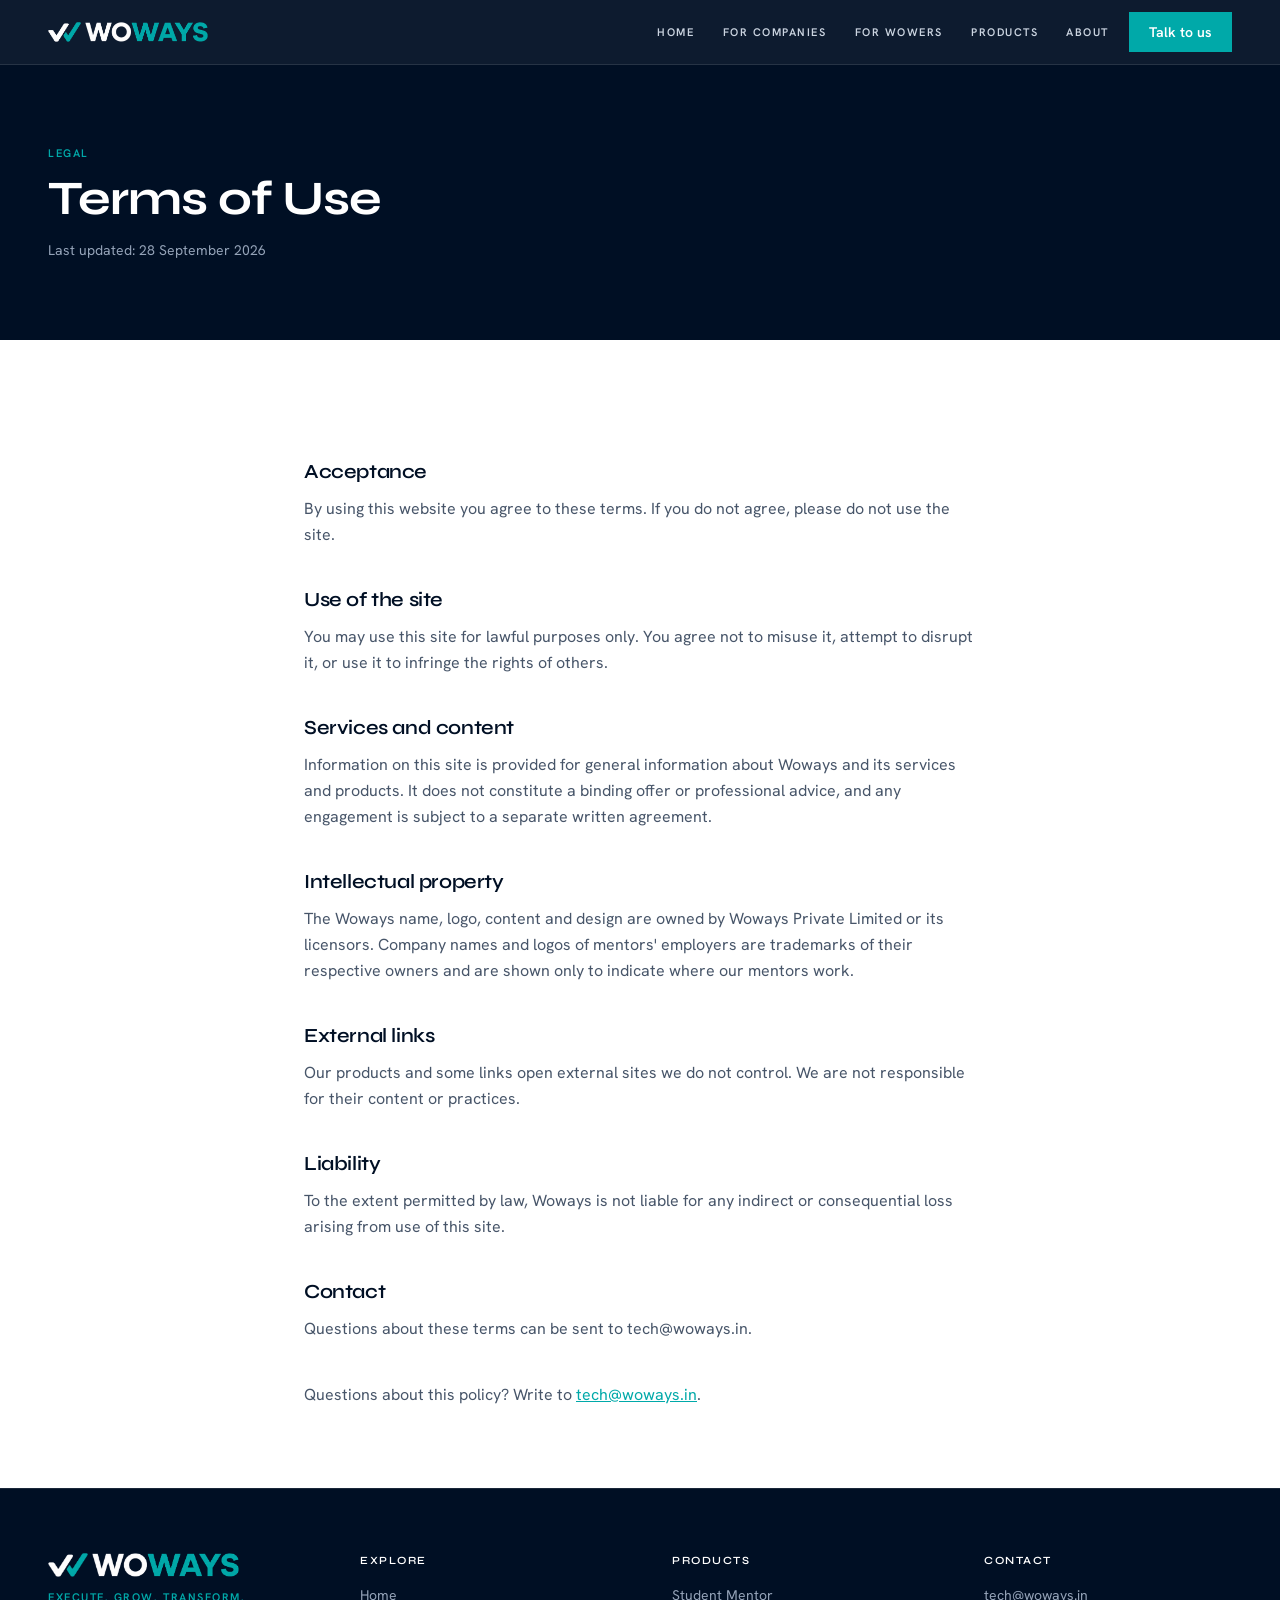
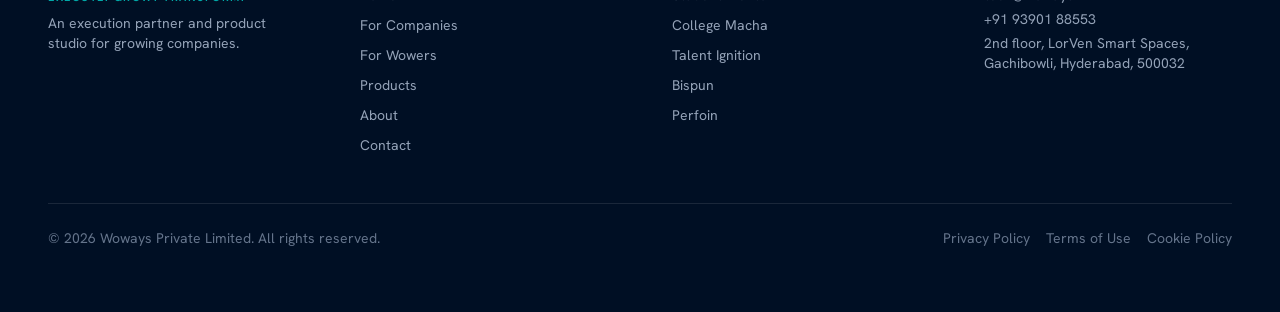
<file: terms.html>
<!DOCTYPE html>
<html class="scroll-smooth" lang="en"><head>
<meta charset="utf-8"/>
<meta content="width=device-width, initial-scale=1.0" name="viewport"/>
<title>Woways — Terms of Use</title>
<link rel="icon" href="favicon.ico" sizes="any"/>
<link rel="icon" type="image/png" sizes="32x32" href="favicon-32.png"/>
<link rel="icon" type="image/png" sizes="16x16" href="favicon-16.png"/>
<link rel="apple-touch-icon" href="apple-touch-icon.png"/>
<link href="https://fonts.googleapis.com" rel="preconnect"/>
<link crossorigin="" href="https://fonts.gstatic.com" rel="preconnect"/>
<link href="https://fonts.googleapis.com/css2?family=Hanken+Grotesk:ital,wght@0,300;0,400;0,500;0,600;0,700;1,400&family=Syne:wght@500;600;700;800&display=swap" rel="stylesheet"/>
<link href="https://fonts.googleapis.com/css2?family=Material+Symbols+Outlined:wght,FILL@100..700,0..1&display=swap" rel="stylesheet"/>
<link rel="stylesheet" href="styles.css"/>
<style>
 .material-symbols-outlined{font-variation-settings:'FILL' 0,'wght' 400,'GRAD' 0,'opsz' 24;display:inline-block;vertical-align:middle;line-height:1}
 body{font-family:"Hanken Grotesk",sans-serif;overflow-x:hidden}
 img{max-width:100%;height:auto}
 header img,footer img{max-height:2.5rem;width:auto}
 h1,h2,h3,h4,.font-display{font-family:"Syne",sans-serif;letter-spacing:-0.02em}
 .hd1{font-size:clamp(32px,4.6vw,48px);line-height:1.05;font-weight:700}
 .hd2{font-size:clamp(26px,3.6vw,40px);line-height:1.1;font-weight:700}
 .hd3{font-size:22px;line-height:1.2;font-weight:600}
 .lead{font-size:clamp(17px,2.2vw,20px);line-height:1.6}
 .cap{font-size:11px;font-weight:600;letter-spacing:.14em;text-transform:uppercase}
 :focus-visible{outline:2.5px solid #00A9A9;outline-offset:3px}
 .skip{position:absolute;left:-9999px;top:0;background:#00A9A9;color:#02201E;padding:10px 16px;font-weight:600;z-index:200}
 .skip:focus{left:0}
 /* page transition */
 @keyframes pageIn{from{opacity:0;transform:translateY(12px)}to{opacity:1;transform:none}}
 main#main{animation:pageIn .55s cubic-bezier(.2,.7,.2,1) both}
 body.is-leaving{opacity:0;transform:translateY(-8px);transition:opacity .26s ease,transform .26s ease}
 @media (prefers-reduced-motion:reduce){main#main{animation:none}body.is-leaving{opacity:1!important;transform:none!important;transition:none}}
 /* animations */
 .js-anim .reveal{opacity:0;transform:translateY(30px);filter:blur(6px);transition:opacity .8s cubic-bezier(.19,.9,.22,1),transform .8s cubic-bezier(.19,.9,.22,1),filter .8s cubic-bezier(.19,.9,.22,1)}
 .js-anim .reveal.in{opacity:1;transform:none;filter:none}
 .js-anim .stagger.in>*{opacity:0;transform:translateY(24px);filter:blur(5px);animation:rise .7s cubic-bezier(.19,.9,.22,1) forwards}
 .js-anim .stagger.in>*:nth-child(2){animation-delay:.09s}.js-anim .stagger.in>*:nth-child(3){animation-delay:.18s}
 .js-anim .stagger.in>*:nth-child(4){animation-delay:.27s}.js-anim .stagger.in>*:nth-child(5){animation-delay:.36s}
 .js-anim .stagger.in>*:nth-child(6){animation-delay:.45s}
 @keyframes rise{to{opacity:1;transform:none;filter:none}}
 .herofade{opacity:0;transform:translateY(16px);animation:rise .8s cubic-bezier(.2,.7,.2,1) .05s forwards}
 /* masked headline reveal */
 .hrise{overflow:hidden;padding-bottom:.16em}
 .hrise>span{display:block;transform:translateY(108%);animation:hrise .95s cubic-bezier(.19,.9,.22,1) .12s both}
 @keyframes hrise{from{transform:translateY(108%)}to{transform:translateY(0)}}
 @media (prefers-reduced-motion:reduce){.hrise{overflow:visible;padding-bottom:0}.hrise>span{transform:none;animation:none}}
 .card-lift{transition:transform .2s ease,box-shadow .2s ease,border-color .2s ease}
 .card-lift:hover{transform:translateY(-4px);box-shadow:0 24px 50px -30px rgba(0,15,36,.5)}
 .arrow-move{transition:transform .16s ease}
 .grp:hover .arrow-move{transform:translateX(4px)}
 @media (prefers-reduced-motion:reduce){.reveal,.stagger>*,.herofade{opacity:1!important;transform:none!important;filter:none!important;animation:none!important}.mascot-float{animation:none!important}}
 .mascot-float{animation:bob 4.2s ease-in-out infinite}
 @keyframes bob{0%,100%{transform:translateY(0)}50%{transform:translateY(-10px)}}
 @keyframes floaty{0%,100%{transform:translateY(0)}50%{transform:translateY(-14px)}}
 .floaty{animation:floaty 6s ease-in-out infinite}
 @media (prefers-reduced-motion:reduce){.floaty{animation:none!important}}
 @keyframes haloPulse{0%,100%{opacity:.5;transform:scale(1)}50%{opacity:.85;transform:scale(1.07)}}
 .halo{filter:blur(34px);animation:haloPulse 7.5s ease-in-out infinite;will-change:opacity,transform}
 @media (prefers-reduced-motion:reduce){.halo{animation:none!important;opacity:.68!important;transform:none!important}}
 .glow{background:radial-gradient(46% 60% at 85% 0%,rgba(0,169,169,.28),transparent 60%),radial-gradient(40% 55% at 0% 100%,rgba(232,163,61,.14),transparent 60%);animation:glowdrift 16s ease-in-out infinite;will-change:transform,opacity}
 @keyframes glowdrift{0%,100%{transform:scale(1) translate3d(0,0,0);opacity:1}50%{transform:scale(1.12) translate3d(2%,1.5%,0);opacity:.82}}
 @media (prefers-reduced-motion:reduce){.glow{animation:none!important}}
 /* logo marquee */
 .mq{position:relative;-webkit-mask:linear-gradient(90deg,transparent,#000 7%,#000 93%,transparent);mask:linear-gradient(90deg,transparent,#000 7%,#000 93%,transparent)}
 .mq-track{display:flex;align-items:center;gap:60px;width:max-content;animation:mqscroll 42s linear infinite}
 .mq:hover .mq-track{animation-play-state:paused}
 .mq-item{display:inline-flex;align-items:center;flex:none}
 .mq-item img{height:30px;width:auto;max-width:150px;object-fit:contain;filter:brightness(0) invert(1);opacity:.55;transition:opacity .25s ease}
 .mq-item:hover img{opacity:.95}
 @keyframes mqscroll{from{transform:translate3d(0,0,0)}to{transform:translate3d(-50%,0,0)}}
 @media (prefers-reduced-motion:reduce){.mq-track{animation:none;flex-wrap:wrap;justify-content:center;width:100%;gap:28px 48px}.mq{-webkit-mask:none;mask:none}}
 .gridlines{background-image:linear-gradient(rgba(255,255,255,.05) 1px,transparent 1px),linear-gradient(90deg,rgba(255,255,255,.05) 1px,transparent 1px);background-size:64px 64px;-webkit-mask:radial-gradient(120% 90% at 50% 0%,#000 30%,transparent 78%);mask:radial-gradient(120% 90% at 50% 0%,#000 30%,transparent 78%)}
</style>
</head><body class="bg-paperBg text-brandNavy antialiased"><a href="#main" class="skip">Skip to content</a><header class="sticky top-0 z-50 bg-brandNavy/95 backdrop-blur border-b border-white/10"><div class="max-w-[1440px] mx-auto px-6 lg:px-12 h-16 flex items-center justify-between"><a href="/" aria-label="Woways — Execute, Grow, Transform" class="flex items-center gap-1 shrink-0"><img src="logo-icon.png" alt="" class="h-5 w-auto"/><img src="logo-word.png" alt="Woways" class="h-5 w-auto"/></a><div class="flex items-center gap-5"><nav class="hidden md:flex items-center gap-5 lg:gap-7" aria-label="Primary"><a class="cap text-slate-300 hover:text-white transition-colors" href="/">Home</a><a class="cap text-slate-300 hover:text-white transition-colors" href="companies">For Companies</a><a class="cap text-slate-300 hover:text-white transition-colors" href="wowers">For Wowers</a><a class="cap text-slate-300 hover:text-white transition-colors" href="products">Products</a><a class="cap text-slate-300 hover:text-white transition-colors" href="about">About</a></nav><a class="hidden sm:inline-flex items-center bg-brandTeal hover:bg-brandTealDark text-white text-sm font-semibold px-5 py-2.5 transition-colors" href="contact">Talk to us</a><button id="mbtn" class="md:hidden text-white p-2" aria-label="Open menu" aria-expanded="false"><span class="material-symbols-outlined">menu</span></button></div></div><div id="mmenu" class="hidden md:hidden bg-brandNavy border-t border-white/10"><a class="block px-6 py-3 text-slate-200 border-t border-white/10 font-display font-semibold" href="/">Home</a><a class="block px-6 py-3 text-slate-200 border-t border-white/10 font-display font-semibold" href="companies">For Companies</a><a class="block px-6 py-3 text-slate-200 border-t border-white/10 font-display font-semibold" href="wowers">For Wowers</a><a class="block px-6 py-3 text-slate-200 border-t border-white/10 font-display font-semibold" href="products">Products</a><a class="block px-6 py-3 text-slate-200 border-t border-white/10 font-display font-semibold" href="about">About</a><div class="p-4 border-t border-white/10"><a class="block text-center bg-brandTeal hover:bg-brandTealDark text-white text-sm font-semibold px-6 py-3 transition-colors" href="contact">Talk to us</a></div></div></header><main id="main" tabindex="-1"><section class="bg-brandNavy text-white"><div class="max-w-[1440px] mx-auto px-6 lg:px-12 py-16 lg:py-20 herofade"><span class="cap text-brandTeal block mb-3">Legal</span><h1 class="hd1 text-white" style="font-size:clamp(30px,4.5vw,48px)">Terms of Use</h1><p class="text-slate-400 mt-4 text-sm">Last updated: 28 September 2026</p></div></section><section class="bg-white py-16 lg:py-20"><div class="max-w-3xl mx-auto px-6 lg:px-12 reveal"><h2 class="hd3 text-brandNavy mt-10 mb-3" style="font-size:20px">Acceptance</h2><p class="text-slate-600 leading-relaxed mb-4">By using this website you agree to these terms. If you do not agree, please do not use the site.</p><h2 class="hd3 text-brandNavy mt-10 mb-3" style="font-size:20px">Use of the site</h2><p class="text-slate-600 leading-relaxed mb-4">You may use this site for lawful purposes only. You agree not to misuse it, attempt to disrupt it, or use it to infringe the rights of others.</p><h2 class="hd3 text-brandNavy mt-10 mb-3" style="font-size:20px">Services and content</h2><p class="text-slate-600 leading-relaxed mb-4">Information on this site is provided for general information about Woways and its services and products. It does not constitute a binding offer or professional advice, and any engagement is subject to a separate written agreement.</p><h2 class="hd3 text-brandNavy mt-10 mb-3" style="font-size:20px">Intellectual property</h2><p class="text-slate-600 leading-relaxed mb-4">The Woways name, logo, content and design are owned by Woways Private Limited or its licensors. Company names and logos of mentors' employers are trademarks of their respective owners and are shown only to indicate where our mentors work.</p><h2 class="hd3 text-brandNavy mt-10 mb-3" style="font-size:20px">External links</h2><p class="text-slate-600 leading-relaxed mb-4">Our products and some links open external sites we do not control. We are not responsible for their content or practices.</p><h2 class="hd3 text-brandNavy mt-10 mb-3" style="font-size:20px">Liability</h2><p class="text-slate-600 leading-relaxed mb-4">To the extent permitted by law, Woways is not liable for any indirect or consequential loss arising from use of this site.</p><h2 class="hd3 text-brandNavy mt-10 mb-3" style="font-size:20px">Contact</h2><p class="text-slate-600 leading-relaxed mb-4">Questions about these terms can be sent to tech@woways.in.</p><p class="text-slate-600 leading-relaxed mt-10">Questions about this policy? Write to <a class="text-brandTeal underline" href="mailto:tech@woways.in">tech@woways.in</a>.</p></div></section></main><footer class="bg-brandNavy text-slate-400 py-16 border-t border-white/10"><div class="max-w-[1440px] mx-auto px-6 lg:px-12"><div class="grid grid-cols-2 md:grid-cols-4 gap-x-8 lg:gap-x-16 gap-y-10 pb-12 border-b border-white/10"><div class="col-span-2 md:col-span-1"><div class="flex items-center gap-1 mb-3"><img src="logo-icon.png" alt="" class="h-6 w-auto"/><img src="logo-word.png" alt="Woways" class="h-6 w-auto"/></div><p class="cap text-brandTeal mb-2">Execute. Grow. Transform.</p><p class="text-sm max-w-[30ch]">An execution partner and product studio for growing companies.</p></div><div><h4 class="cap text-white mb-4">Explore</h4><ul class="space-y-2.5 text-sm"><li><a class="hover:text-white transition-colors" href="/">Home</a></li><li><a class="hover:text-white transition-colors" href="companies">For Companies</a></li><li><a class="hover:text-white transition-colors" href="wowers">For Wowers</a></li><li><a class="hover:text-white transition-colors" href="products">Products</a></li><li><a class="hover:text-white transition-colors" href="about">About</a></li><li><a class="hover:text-white transition-colors" href="contact">Contact</a></li></ul></div><div><h4 class="cap text-white mb-4">Products</h4><ul class="space-y-2.5 text-sm"><li><a class="hover:text-white transition-colors" href="https://studentmentor.co.in" target="_blank" rel="noopener noreferrer">Student Mentor</a></li><li><a class="hover:text-white transition-colors" href="https://collegemacha.com" target="_blank" rel="noopener noreferrer">College Macha</a></li><li><a class="hover:text-white transition-colors" href="https://talentignition.in" target="_blank" rel="noopener noreferrer">Talent Ignition</a></li><li><a class="hover:text-white transition-colors" href="https://bispun.com" target="_blank" rel="noopener noreferrer">Bispun</a></li><li><a class="hover:text-white transition-colors" href="https://woways-site.vercel.app" target="_blank" rel="noopener noreferrer">Perfoin</a></li></ul></div><div><h4 class="cap text-white mb-4">Contact</h4><p class="text-sm mb-1"><a class="hover:text-white transition-colors" href="mailto:tech@woways.in">tech@woways.in</a></p><p class="text-sm mb-1"><a class="hover:text-white transition-colors" href="tel:+919390188553">+91 93901 88553</a></p><p class="text-sm">2nd floor, LorVen Smart Spaces,<br/>Gachibowli, Hyderabad, 500032</p></div></div><div class="pt-6 text-sm text-slate-500 flex flex-wrap justify-between gap-3"><span>&copy; 2026 Woways Private Limited. All rights reserved.</span><span class="flex flex-wrap gap-x-4 gap-y-1"><a class="hover:text-white transition-colors" href="privacy">Privacy Policy</a><a class="hover:text-white transition-colors" href="terms">Terms of Use</a><a class="hover:text-white transition-colors" href="cookies">Cookie Policy</a></span></div></div></footer><script>(function(){var b=document.getElementById("mbtn"),m=document.getElementById("mmenu");if(b)b.addEventListener("click",function(){var o=m.classList.toggle("hidden");b.setAttribute("aria-expanded",String(!o));});})();(function(){var els=document.querySelectorAll(".reveal,.stagger");if(matchMedia("(prefers-reduced-motion: reduce)").matches||!("IntersectionObserver" in window))return;document.documentElement.classList.add("js-anim");var io=new IntersectionObserver(function(es){es.forEach(function(e){if(e.isIntersecting){e.target.classList.add("in");io.unobserve(e.target);}});},{threshold:.12,rootMargin:"0px 0px -6% 0px"});els.forEach(function(e){io.observe(e);});setTimeout(function(){els.forEach(function(e){e.classList.add("in");});},1600);})();(function(){if(matchMedia("(prefers-reduced-motion: reduce)").matches)return;var els=[].slice.call(document.querySelectorAll("[data-parallax]"));if(!els.length)return;var run=function(){if(innerWidth<1024){els.forEach(function(e){e.style.transform="";});return;}var y=window.scrollY||0;var d=Math.max(-28,Math.min(28,y*0.06));els.forEach(function(e){var s=e.classList.contains("scale-[1.08]")?" scale(1.08)":"";e.style.transform="translate3d(0,"+d.toFixed(1)+"px,0)"+s;});};var tick=false;addEventListener("scroll",function(){if(!tick){tick=true;requestAnimationFrame(function(){run();tick=false;});}},{passive:true});addEventListener("resize",run,{passive:true});run();})();(function(){var els=document.querySelectorAll(".countup");if(!els.length)return;var fmt=function(n){return n.toLocaleString("en-IN");};var run=function(el){var to=parseInt(el.getAttribute("data-to"),10)||0,st=null,d=1400;setTimeout(function(){el.textContent=fmt(to);},d+500);if(matchMedia("(prefers-reduced-motion: reduce)").matches||!window.requestAnimationFrame){el.textContent=fmt(to);return;}el.textContent="0";function step(t){if(!st)st=t;var p=Math.min((t-st)/d,1);el.textContent=fmt(Math.floor((1-Math.pow(1-p,3))*to));if(p<1)requestAnimationFrame(step);}requestAnimationFrame(step);};if("IntersectionObserver" in window){var io=new IntersectionObserver(function(es){es.forEach(function(e){if(e.isIntersecting){run(e.target);io.unobserve(e.target);}});},{threshold:.4});els.forEach(function(e){io.observe(e);});}else{els.forEach(run);}})();(function(){document.querySelectorAll("form.w3form").forEach(function(f){f.addEventListener("submit",function(e){e.preventDefault();var ok=f.querySelector(".form-ok"),err=f.querySelector(".form-err"),btn=f.querySelector("button[type=submit]"),lbl=btn?btn.textContent:"";if(err)err.classList.add("hidden");if(ok)ok.classList.add("hidden");var obj={};new FormData(f).forEach(function(v,k){obj[k]=v;});if(btn){btn.disabled=true;btn.textContent="Sending\u2026";}fetch("/api/submit",{method:"POST",headers:{"Content-Type":"application/json",Accept:"application/json"},body:JSON.stringify(obj)}).then(function(r){return r.json();}).then(function(j){if(j.success){f.reset();if(ok){ok.classList.remove("hidden");ok.scrollIntoView({block:"center",behavior:"smooth"});}}else{if(err){err.textContent=(j&&j.message)||"Something went wrong. Please email tech@woways.in.";err.classList.remove("hidden");}}}).catch(function(){if(err){err.textContent="Network error. Please email tech@woways.in.";err.classList.remove("hidden");}}).finally(function(){if(btn){btn.disabled=false;btn.textContent=lbl;}});});});})();(function(){if(matchMedia("(prefers-reduced-motion: reduce)").matches)return;document.addEventListener("click",function(e){if(e.defaultPrevented||e.button!==0||e.metaKey||e.ctrlKey||e.shiftKey||e.altKey)return;var a=e.target.closest&&e.target.closest("a");if(!a)return;if(a.target==="_blank"||a.hasAttribute("download"))return;var href=a.getAttribute("href")||"";if(!href||href.charAt(0)==="#"||/^(mailto:|tel:)/.test(href))return;var url;try{url=new URL(a.href,location.href);}catch(_){return;}if(url.origin!==location.origin)return;if(url.pathname===location.pathname){return;}e.preventDefault();document.body.classList.add("is-leaving");setTimeout(function(){location.href=a.href;},230);setTimeout(function(){document.body.classList.remove("is-leaving");},2500);});window.addEventListener("pageshow",function(ev){if(ev.persisted)document.body.classList.remove("is-leaving");});})();</script></body></html>
</file>
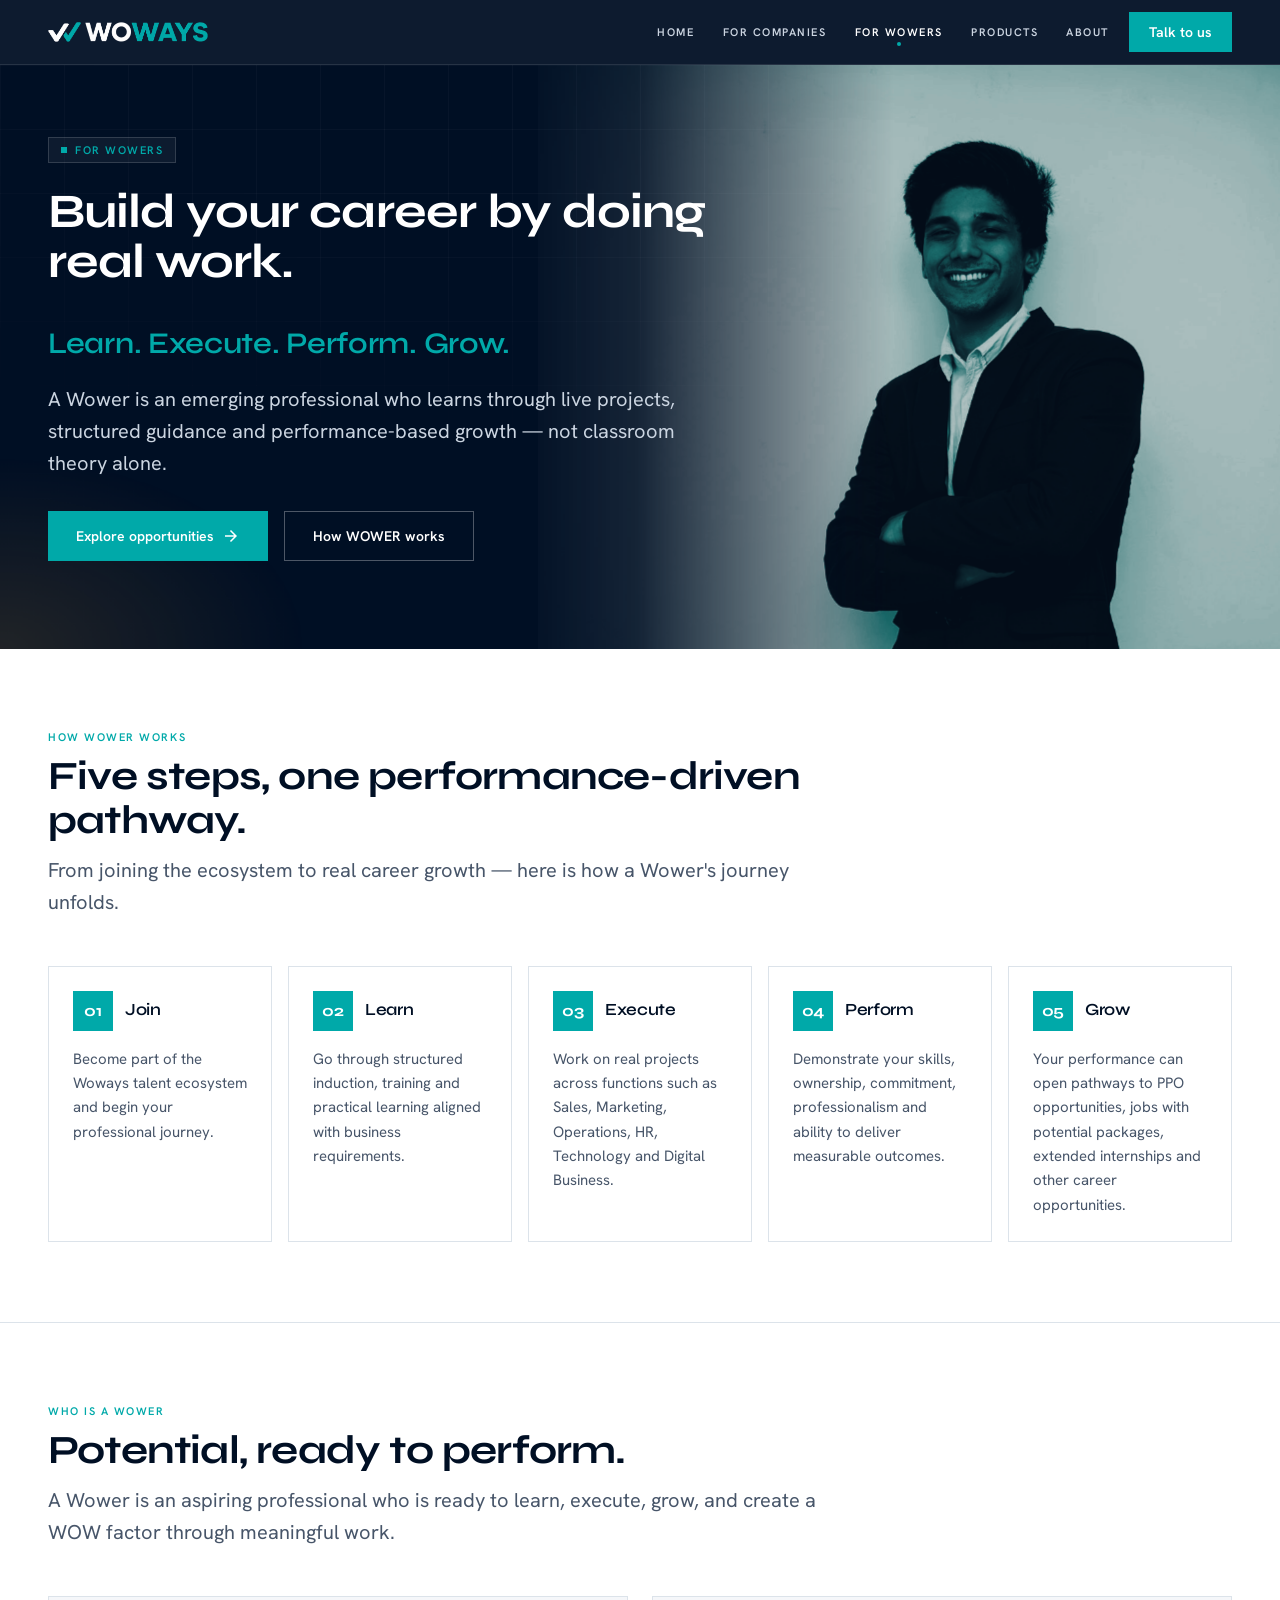
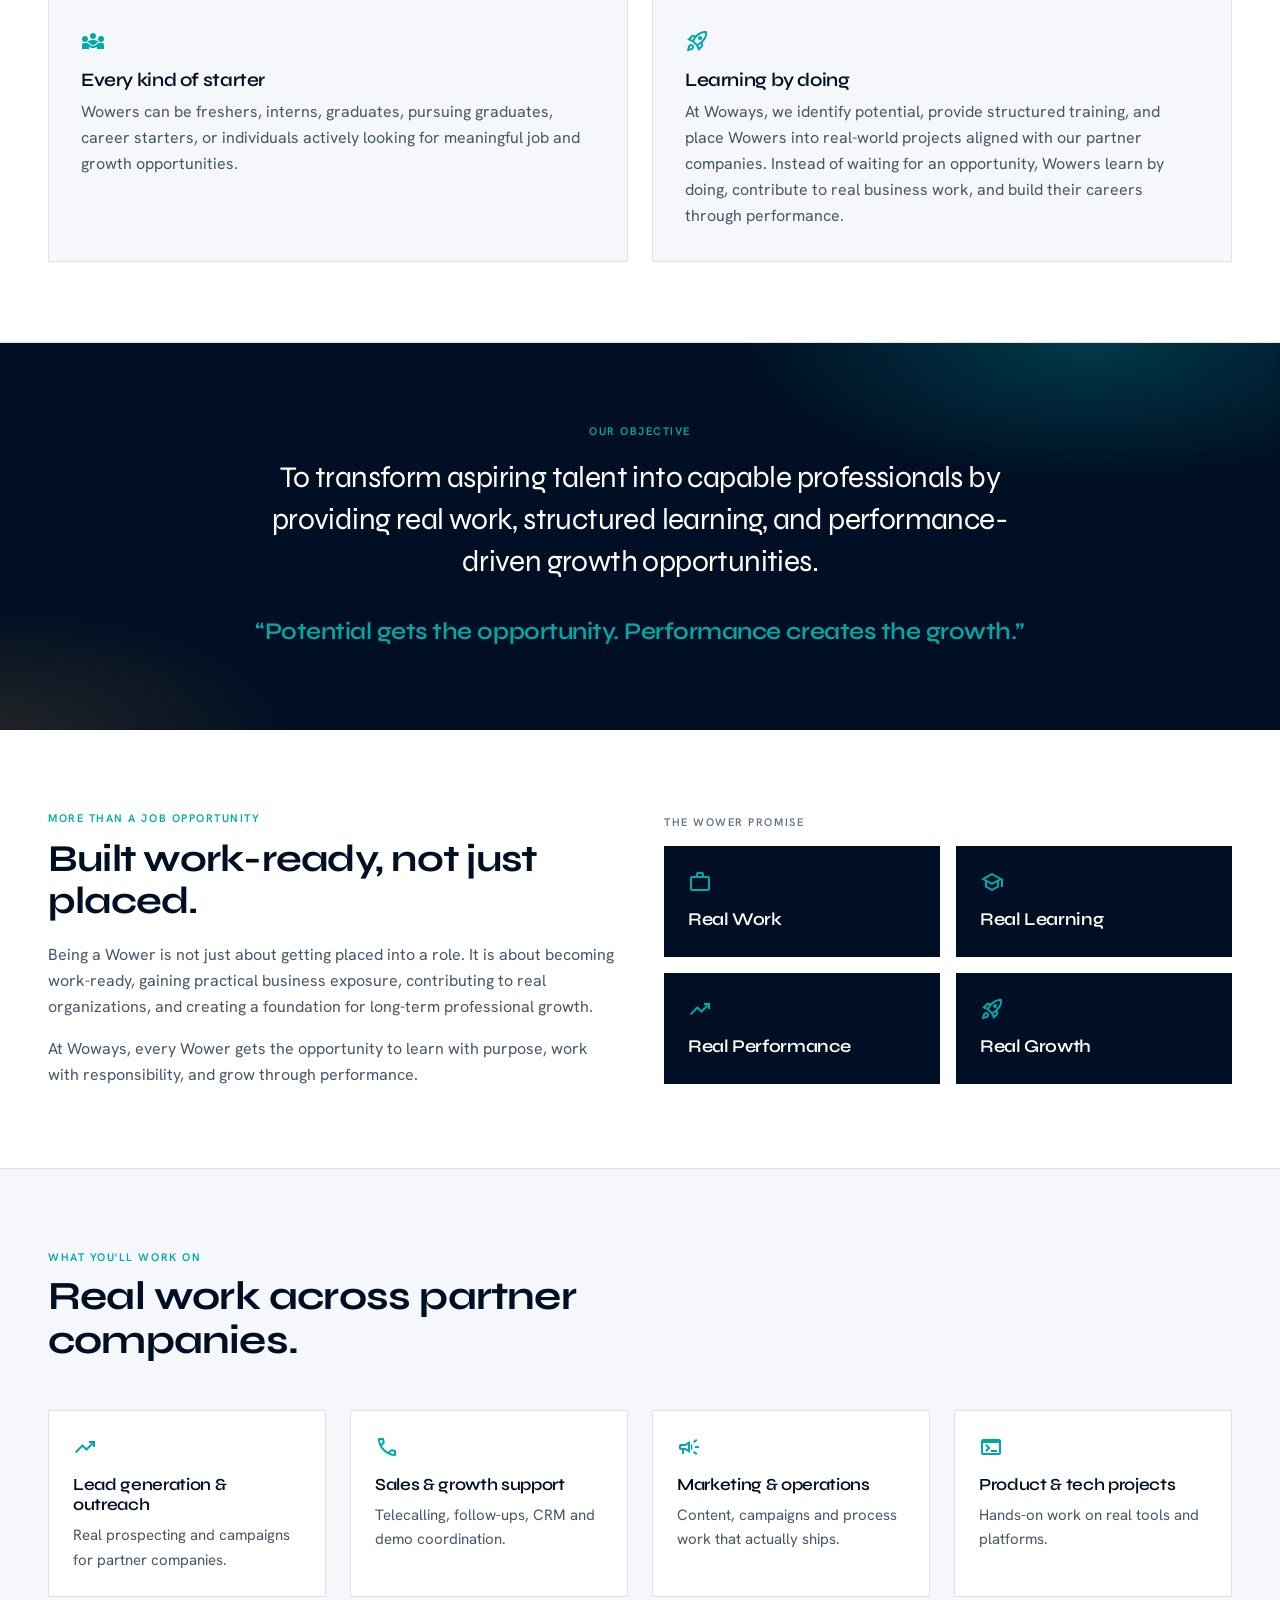
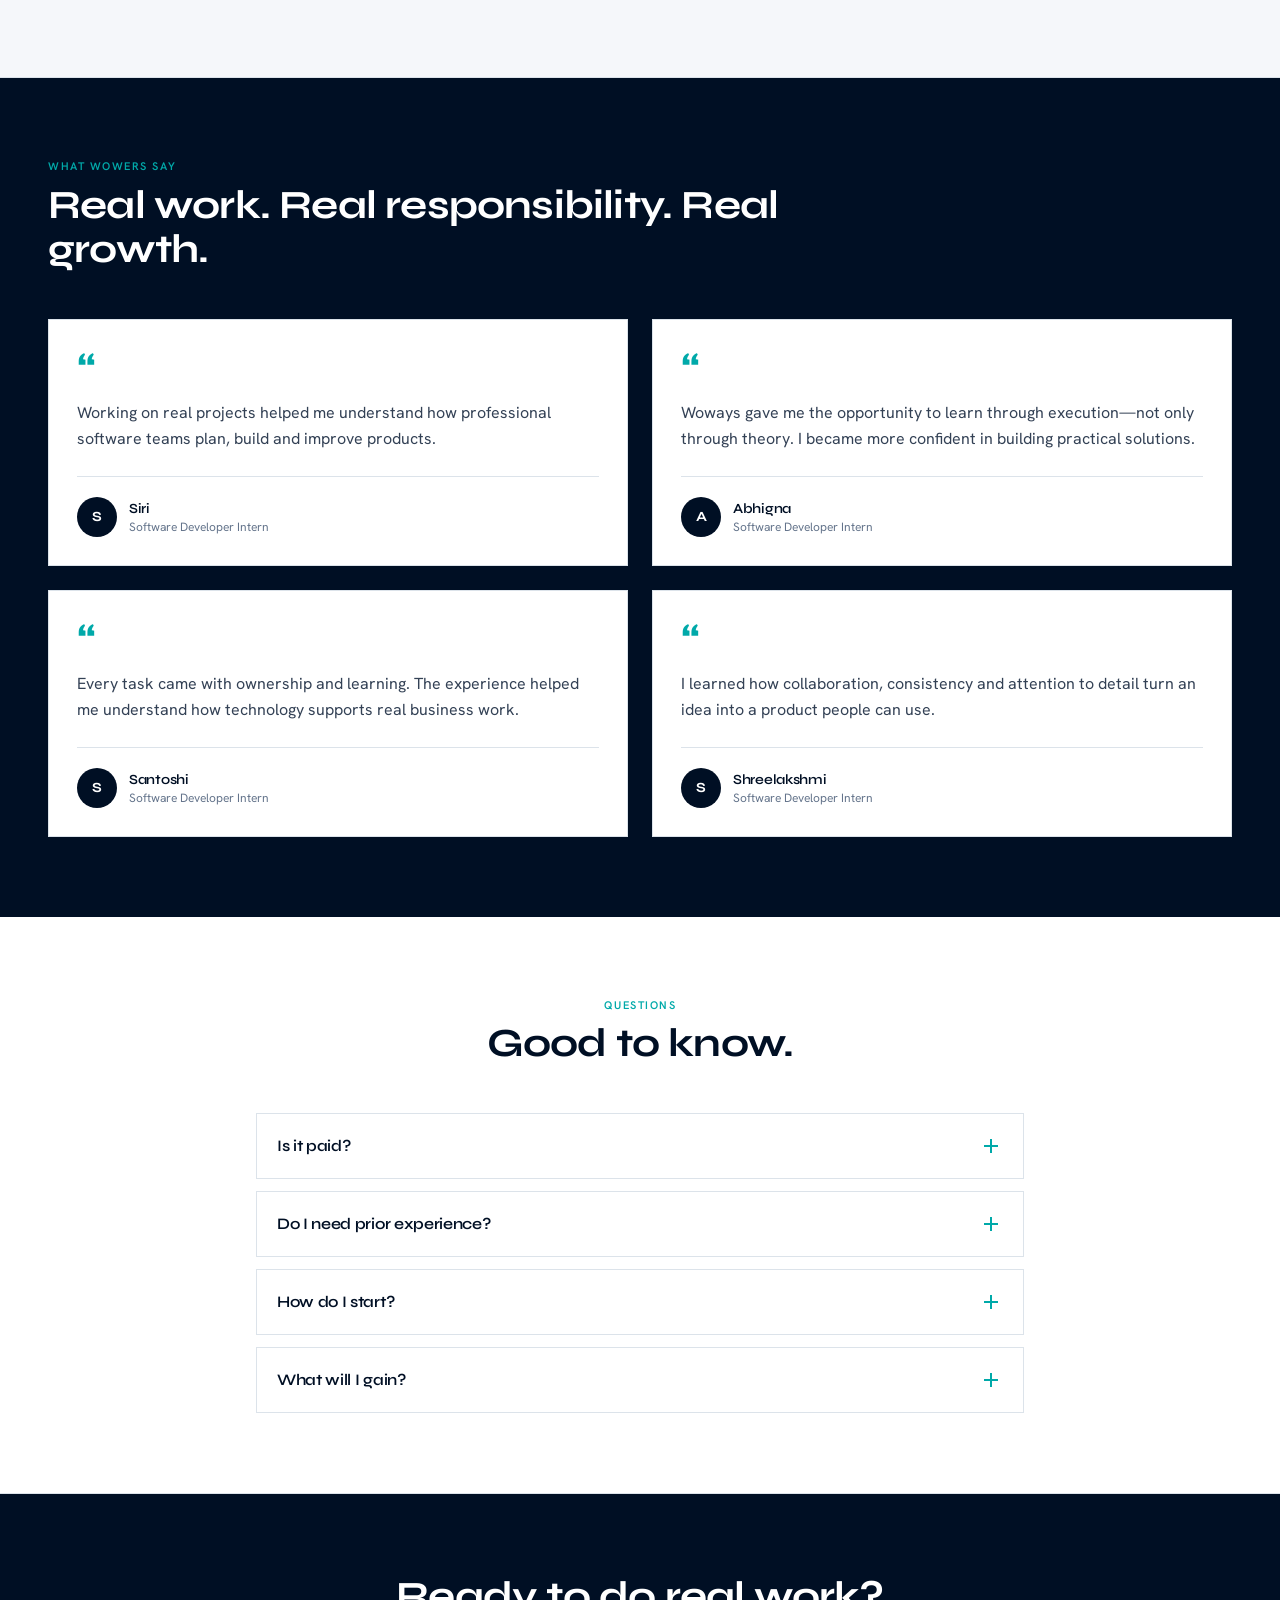
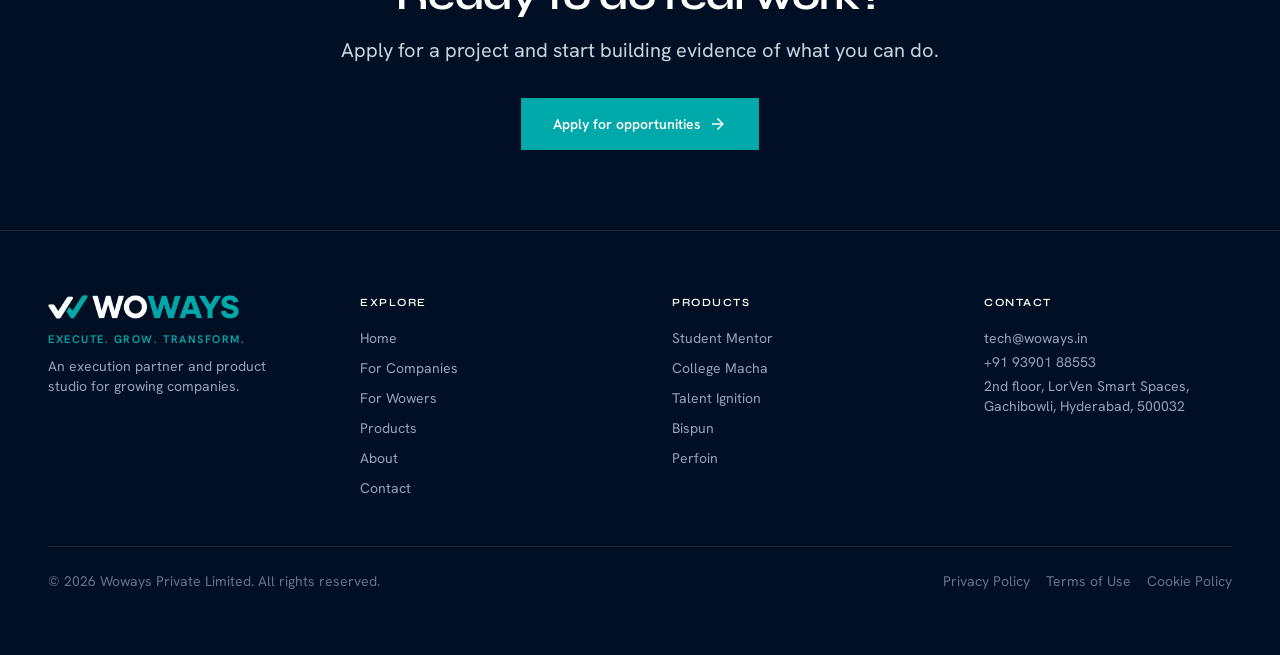
<file: wowers.html>
<!DOCTYPE html>
<html class="scroll-smooth" lang="en"><head>
<meta charset="utf-8"/>
<meta content="width=device-width, initial-scale=1.0" name="viewport"/>
<title>Woways — For Wowers</title>
<link rel="icon" href="favicon.ico" sizes="any"/>
<link rel="icon" type="image/png" sizes="32x32" href="favicon-32.png"/>
<link rel="icon" type="image/png" sizes="16x16" href="favicon-16.png"/>
<link rel="apple-touch-icon" href="apple-touch-icon.png"/>
<link href="https://fonts.googleapis.com" rel="preconnect"/>
<link crossorigin="" href="https://fonts.gstatic.com" rel="preconnect"/>
<link href="https://fonts.googleapis.com/css2?family=Hanken+Grotesk:ital,wght@0,300;0,400;0,500;0,600;0,700;1,400&family=Syne:wght@500;600;700;800&display=swap" rel="stylesheet"/>
<link href="https://fonts.googleapis.com/css2?family=Material+Symbols+Outlined:wght,FILL@100..700,0..1&display=swap" rel="stylesheet"/>
<link rel="stylesheet" href="styles.css"/>
<style>
 .material-symbols-outlined{font-variation-settings:'FILL' 0,'wght' 400,'GRAD' 0,'opsz' 24;display:inline-block;vertical-align:middle;line-height:1}
 body{font-family:"Hanken Grotesk",sans-serif;overflow-x:hidden}
 img{max-width:100%;height:auto}
 header img,footer img{max-height:2.5rem;width:auto}
 h1,h2,h3,h4,.font-display{font-family:"Syne",sans-serif;letter-spacing:-0.02em}
 .hd1{font-size:clamp(32px,4.6vw,48px);line-height:1.05;font-weight:700}
 .hd2{font-size:clamp(26px,3.6vw,40px);line-height:1.1;font-weight:700}
 .hd3{font-size:22px;line-height:1.2;font-weight:600}
 .lead{font-size:clamp(17px,2.2vw,20px);line-height:1.6}
 .cap{font-size:11px;font-weight:600;letter-spacing:.14em;text-transform:uppercase}
 :focus-visible{outline:2.5px solid #00A9A9;outline-offset:3px}
 .skip{position:absolute;left:-9999px;top:0;background:#00A9A9;color:#02201E;padding:10px 16px;font-weight:600;z-index:200}
 .skip:focus{left:0}
 /* page transition */
 @keyframes pageIn{from{opacity:0;transform:translateY(12px)}to{opacity:1;transform:none}}
 main#main{animation:pageIn .55s cubic-bezier(.2,.7,.2,1) both}
 body.is-leaving{opacity:0;transform:translateY(-8px);transition:opacity .26s ease,transform .26s ease}
 @media (prefers-reduced-motion:reduce){main#main{animation:none}body.is-leaving{opacity:1!important;transform:none!important;transition:none}}
 /* animations */
 .js-anim .reveal{opacity:0;transform:translateY(30px);filter:blur(6px);transition:opacity .8s cubic-bezier(.19,.9,.22,1),transform .8s cubic-bezier(.19,.9,.22,1),filter .8s cubic-bezier(.19,.9,.22,1)}
 .js-anim .reveal.in{opacity:1;transform:none;filter:none}
 .js-anim .stagger.in>*{opacity:0;transform:translateY(24px);filter:blur(5px);animation:rise .7s cubic-bezier(.19,.9,.22,1) forwards}
 .js-anim .stagger.in>*:nth-child(2){animation-delay:.09s}.js-anim .stagger.in>*:nth-child(3){animation-delay:.18s}
 .js-anim .stagger.in>*:nth-child(4){animation-delay:.27s}.js-anim .stagger.in>*:nth-child(5){animation-delay:.36s}
 .js-anim .stagger.in>*:nth-child(6){animation-delay:.45s}
 @keyframes rise{to{opacity:1;transform:none;filter:none}}
 .herofade{opacity:0;transform:translateY(16px);animation:rise .8s cubic-bezier(.2,.7,.2,1) .05s forwards}
 /* masked headline reveal */
 .hrise{overflow:hidden;padding-bottom:.16em}
 .hrise>span{display:block;transform:translateY(108%);animation:hrise .95s cubic-bezier(.19,.9,.22,1) .12s both}
 @keyframes hrise{from{transform:translateY(108%)}to{transform:translateY(0)}}
 @media (prefers-reduced-motion:reduce){.hrise{overflow:visible;padding-bottom:0}.hrise>span{transform:none;animation:none}}
 .card-lift{transition:transform .2s ease,box-shadow .2s ease,border-color .2s ease}
 .card-lift:hover{transform:translateY(-4px);box-shadow:0 24px 50px -30px rgba(0,15,36,.5)}
 .arrow-move{transition:transform .16s ease}
 .grp:hover .arrow-move{transform:translateX(4px)}
 @media (prefers-reduced-motion:reduce){.reveal,.stagger>*,.herofade{opacity:1!important;transform:none!important;filter:none!important;animation:none!important}.mascot-float{animation:none!important}}
 .mascot-float{animation:bob 4.2s ease-in-out infinite}
 @keyframes bob{0%,100%{transform:translateY(0)}50%{transform:translateY(-10px)}}
 @keyframes floaty{0%,100%{transform:translateY(0)}50%{transform:translateY(-14px)}}
 .floaty{animation:floaty 6s ease-in-out infinite}
 @media (prefers-reduced-motion:reduce){.floaty{animation:none!important}}
 @keyframes haloPulse{0%,100%{opacity:.5;transform:scale(1)}50%{opacity:.85;transform:scale(1.07)}}
 .halo{filter:blur(34px);animation:haloPulse 7.5s ease-in-out infinite;will-change:opacity,transform}
 @media (prefers-reduced-motion:reduce){.halo{animation:none!important;opacity:.68!important;transform:none!important}}
 .glow{background:radial-gradient(46% 60% at 85% 0%,rgba(0,169,169,.28),transparent 60%),radial-gradient(40% 55% at 0% 100%,rgba(232,163,61,.14),transparent 60%);animation:glowdrift 16s ease-in-out infinite;will-change:transform,opacity}
 @keyframes glowdrift{0%,100%{transform:scale(1) translate3d(0,0,0);opacity:1}50%{transform:scale(1.12) translate3d(2%,1.5%,0);opacity:.82}}
 @media (prefers-reduced-motion:reduce){.glow{animation:none!important}}
 /* logo marquee */
 .mq{position:relative;-webkit-mask:linear-gradient(90deg,transparent,#000 7%,#000 93%,transparent);mask:linear-gradient(90deg,transparent,#000 7%,#000 93%,transparent)}
 .mq-track{display:flex;align-items:center;gap:60px;width:max-content;animation:mqscroll 42s linear infinite}
 .mq:hover .mq-track{animation-play-state:paused}
 .mq-item{display:inline-flex;align-items:center;flex:none}
 .mq-item img{height:30px;width:auto;max-width:150px;object-fit:contain;filter:brightness(0) invert(1);opacity:.55;transition:opacity .25s ease}
 .mq-item:hover img{opacity:.95}
 @keyframes mqscroll{from{transform:translate3d(0,0,0)}to{transform:translate3d(-50%,0,0)}}
 @media (prefers-reduced-motion:reduce){.mq-track{animation:none;flex-wrap:wrap;justify-content:center;width:100%;gap:28px 48px}.mq{-webkit-mask:none;mask:none}}
 .gridlines{background-image:linear-gradient(rgba(255,255,255,.05) 1px,transparent 1px),linear-gradient(90deg,rgba(255,255,255,.05) 1px,transparent 1px);background-size:64px 64px;-webkit-mask:radial-gradient(120% 90% at 50% 0%,#000 30%,transparent 78%);mask:radial-gradient(120% 90% at 50% 0%,#000 30%,transparent 78%)}
</style>
</head><body class="bg-paperBg text-brandNavy antialiased"><a href="#main" class="skip">Skip to content</a><header class="sticky top-0 z-50 bg-brandNavy/95 backdrop-blur border-b border-white/10"><div class="max-w-[1440px] mx-auto px-6 lg:px-12 h-16 flex items-center justify-between"><a href="/" aria-label="Woways — Execute, Grow, Transform" class="flex items-center gap-1 shrink-0"><img src="logo-icon.png" alt="" class="h-5 w-auto"/><img src="logo-word.png" alt="Woways" class="h-5 w-auto"/></a><div class="flex items-center gap-5"><nav class="hidden md:flex items-center gap-5 lg:gap-7" aria-label="Primary"><a class="cap text-slate-300 hover:text-white transition-colors" href="/">Home</a><a class="cap text-slate-300 hover:text-white transition-colors" href="companies">For Companies</a><a class="cap text-white transition-colors relative" href="wowers" aria-current="page">For Wowers<span class="absolute -bottom-1.5 left-1/2 -translate-x-1/2 w-1 h-1 rounded-full bg-brandTeal"></span></a><a class="cap text-slate-300 hover:text-white transition-colors" href="products">Products</a><a class="cap text-slate-300 hover:text-white transition-colors" href="about">About</a></nav><a class="hidden sm:inline-flex items-center bg-brandTeal hover:bg-brandTealDark text-white text-sm font-semibold px-5 py-2.5 transition-colors" href="contact">Talk to us</a><button id="mbtn" class="md:hidden text-white p-2" aria-label="Open menu" aria-expanded="false"><span class="material-symbols-outlined">menu</span></button></div></div><div id="mmenu" class="hidden md:hidden bg-brandNavy border-t border-white/10"><a class="block px-6 py-3 text-slate-200 border-t border-white/10 font-display font-semibold" href="/">Home</a><a class="block px-6 py-3 text-slate-200 border-t border-white/10 font-display font-semibold" href="companies">For Companies</a><a class="block px-6 py-3 text-slate-200 border-t border-white/10 font-display font-semibold" href="wowers">For Wowers</a><a class="block px-6 py-3 text-slate-200 border-t border-white/10 font-display font-semibold" href="products">Products</a><a class="block px-6 py-3 text-slate-200 border-t border-white/10 font-display font-semibold" href="about">About</a><div class="p-4 border-t border-white/10"><a class="block text-center bg-brandTeal hover:bg-brandTealDark text-white text-sm font-semibold px-6 py-3 transition-colors" href="contact">Talk to us</a></div></div></header><main id="main" tabindex="-1"><section class="relative bg-brandNavy text-white overflow-hidden"><div class="absolute inset-0 glow pointer-events-none"></div><div class="absolute inset-0 gridlines opacity-60 pointer-events-none"></div><div class="hidden lg:block absolute top-0 right-0 h-full w-[58%] overflow-hidden herofade" style="animation-delay:.18s"><div data-parallax class="h-full w-full will-change-transform scale-[1.08]"><img src="hero-wowers.png" alt="A confident young professional" loading="eager" class="w-full h-full object-cover object-center" style="filter:saturate(.72) brightness(.8);-webkit-mask-image:linear-gradient(to right,transparent 0%,rgba(0,0,0,.12) 16%,#000 48%);mask-image:linear-gradient(to right,transparent 0%,rgba(0,0,0,.12) 16%,#000 48%)"/></div></div><div class="relative max-w-[1440px] mx-auto px-6 lg:px-12 pt-12 lg:pt-16 pb-14 lg:pb-20"><div class="max-w-2xl herofade lg:min-h-[440px] flex flex-col justify-center items-start"><div class="inline-flex items-center gap-2 px-3 py-1 bg-white/5 border border-white/15 text-brandTeal cap mb-6"><span class="w-1.5 h-1.5 bg-brandTeal inline-block"></span> For Wowers</div><h1 class="hd1 text-white mb-6 hrise"><span>Build your career by doing real work.</span></h1><p class="lead text-slate-300 mb-8"><span class="block text-brandTeal font-display font-semibold mb-4" style="font-size:clamp(20px,2.8vw,30px);letter-spacing:-0.01em">Learn. Execute. Perform. Grow.</span>A Wower is an emerging professional who learns through live projects, structured guidance and performance-based growth — not classroom theory alone.</p><div class="flex flex-wrap gap-4"><a class="bg-brandTeal hover:bg-brandTealDark text-white text-sm font-semibold px-7 py-3.5 transition-colors inline-flex items-center gap-2" href="internships#apply-form">Explore opportunities <span class="material-symbols-outlined text-[18px]" aria-hidden="true">arrow_forward</span></a><a class="border border-white/30 hover:border-white hover:bg-white/5 text-white text-sm font-semibold px-7 py-3.5 transition-colors" href="#pathway">How WOWER works</a></div></div><img src="hero-wowers.png" alt="A confident young professional" loading="eager" class="lg:hidden block mt-10 h-60 sm:h-72 object-cover object-center herofade" style="animation-delay:.12s;filter:saturate(.72) brightness(.8);width:calc(100% + 3rem);margin-left:-1.5rem;margin-right:-1.5rem;-webkit-mask-image:linear-gradient(to bottom,transparent 0%,#000 26%,#000 100%);mask-image:linear-gradient(to bottom,transparent 0%,#000 26%,#000 100%)"/></div></section><section class="bg-white py-16 lg:py-20 border-b border-borderLine" id="pathway"><div class="max-w-[1440px] mx-auto px-6 lg:px-12"><div class="max-w-3xl mb-12 reveal"><span class="cap text-brandTeal block mb-2">How WOWER works</span><h2 class="hd2 text-brandNavy mb-3">Five steps, one performance-driven pathway.</h2><p class="lead text-slate-600">From joining the ecosystem to real career growth — here is how a Wower's journey unfolds.</p></div><div class="grid grid-cols-1 sm:grid-cols-2 lg:grid-cols-5 gap-4 stagger reveal"><div class="border border-borderLine p-6 bg-white card-lift text-left"><div class="flex items-center gap-3 mb-4"><div class="w-10 h-10 bg-brandTeal text-white grid place-items-center font-display font-bold shrink-0">01</div><h3 class="hd3 text-brandNavy" style="font-size:17px">Join</h3></div><p class="text-[15px] leading-relaxed text-slate-600 leading-relaxed">Become part of the Woways talent ecosystem and begin your professional journey.</p></div><div class="border border-borderLine p-6 bg-white card-lift text-left"><div class="flex items-center gap-3 mb-4"><div class="w-10 h-10 bg-brandTeal text-white grid place-items-center font-display font-bold shrink-0">02</div><h3 class="hd3 text-brandNavy" style="font-size:17px">Learn</h3></div><p class="text-[15px] leading-relaxed text-slate-600 leading-relaxed">Go through structured induction, training and practical learning aligned with business requirements.</p></div><div class="border border-borderLine p-6 bg-white card-lift text-left"><div class="flex items-center gap-3 mb-4"><div class="w-10 h-10 bg-brandTeal text-white grid place-items-center font-display font-bold shrink-0">03</div><h3 class="hd3 text-brandNavy" style="font-size:17px">Execute</h3></div><p class="text-[15px] leading-relaxed text-slate-600 leading-relaxed">Work on real projects across functions such as Sales, Marketing, Operations, HR, Technology and Digital Business.</p></div><div class="border border-borderLine p-6 bg-white card-lift text-left"><div class="flex items-center gap-3 mb-4"><div class="w-10 h-10 bg-brandTeal text-white grid place-items-center font-display font-bold shrink-0">04</div><h3 class="hd3 text-brandNavy" style="font-size:17px">Perform</h3></div><p class="text-[15px] leading-relaxed text-slate-600 leading-relaxed">Demonstrate your skills, ownership, commitment, professionalism and ability to deliver measurable outcomes.</p></div><div class="border border-borderLine p-6 bg-white card-lift text-left"><div class="flex items-center gap-3 mb-4"><div class="w-10 h-10 bg-brandTeal text-white grid place-items-center font-display font-bold shrink-0">05</div><h3 class="hd3 text-brandNavy" style="font-size:17px">Grow</h3></div><p class="text-[15px] leading-relaxed text-slate-600 leading-relaxed">Your performance can open pathways to PPO opportunities, jobs with potential packages, extended internships and other career opportunities.</p></div></div></div></section><section class="bg-white py-16 lg:py-20 border-b border-borderLine"><div class="max-w-[1440px] mx-auto px-6 lg:px-12"><div class="max-w-3xl mb-12 reveal"><span class="cap text-brandTeal block mb-2">Who is a Wower</span><h2 class="hd2 text-brandNavy mb-3">Potential, ready to perform.</h2><p class="lead text-slate-600">A Wower is an aspiring professional who is ready to learn, execute, grow, and create a WOW factor through meaningful work.</p></div><div class="grid grid-cols-1 md:grid-cols-2 gap-6 stagger reveal"><div class="bg-paperBg border border-borderLine p-8 card-lift"><span class="material-symbols-outlined text-brandTeal mb-4 block" aria-hidden="true">diversity_3</span><h3 class="hd3 text-brandNavy mb-2" style="font-size:19px">Every kind of starter</h3><p class="text-slate-600 leading-relaxed">Wowers can be freshers, interns, graduates, pursuing graduates, career starters, or individuals actively looking for meaningful job and growth opportunities.</p></div><div class="bg-paperBg border border-borderLine p-8 card-lift"><span class="material-symbols-outlined text-brandTeal mb-4 block" aria-hidden="true">rocket_launch</span><h3 class="hd3 text-brandNavy mb-2" style="font-size:19px">Learning by doing</h3><p class="text-slate-600 leading-relaxed">At Woways, we identify potential, provide structured training, and place Wowers into real-world projects aligned with our partner companies. Instead of waiting for an opportunity, Wowers learn by doing, contribute to real business work, and build their careers through performance.</p></div></div></div></section><section class="relative bg-brandNavy text-white overflow-hidden"><div class="absolute inset-0 glow pointer-events-none"></div><div class="relative max-w-[1440px] mx-auto px-6 lg:px-12 py-16 lg:py-20 text-center reveal"><span class="cap text-brandTeal block mb-4">Our objective</span><p class="font-display text-white mx-auto max-w-3xl" style="font-size:clamp(20px,2.8vw,30px);line-height:1.4;letter-spacing:-0.02em">To transform aspiring talent into capable professionals by providing real work, structured learning, and performance-driven growth opportunities.</p><p class="mt-8 text-brandTeal font-display font-semibold" style="font-size:clamp(18px,2.2vw,24px)">&ldquo;Potential gets the opportunity. Performance creates the growth.&rdquo;</p></div></section><section class="bg-white py-16 lg:py-20 border-b border-borderLine"><div class="max-w-[1440px] mx-auto px-6 lg:px-12 grid lg:grid-cols-2 gap-12 items-center"><div class="reveal"><span class="cap text-brandTeal block mb-3">More than a job opportunity</span><h2 class="hd2 text-brandNavy mb-5" style="font-size:clamp(26px,3.4vw,38px)">Built work-ready, not just placed.</h2><p class="text-slate-600 leading-relaxed mb-4">Being a Wower is not just about getting placed into a role. It is about becoming work-ready, gaining practical business exposure, contributing to real organizations, and creating a foundation for long-term professional growth.</p><p class="text-slate-600 leading-relaxed">At Woways, every Wower gets the opportunity to learn with purpose, work with responsibility, and grow through performance.</p></div><div class="reveal"><p class="cap text-slate-500 mb-4">The WOWER promise</p><div class="grid grid-cols-2 gap-4 stagger"><div class="bg-brandNavy text-white p-6 card-lift"><span class="material-symbols-outlined text-brandTeal mb-3 block" aria-hidden="true">work</span><div class="font-display font-semibold" style="font-size:18px">Real Work</div></div><div class="bg-brandNavy text-white p-6 card-lift"><span class="material-symbols-outlined text-brandTeal mb-3 block" aria-hidden="true">school</span><div class="font-display font-semibold" style="font-size:18px">Real Learning</div></div><div class="bg-brandNavy text-white p-6 card-lift"><span class="material-symbols-outlined text-brandTeal mb-3 block" aria-hidden="true">trending_up</span><div class="font-display font-semibold" style="font-size:18px">Real Performance</div></div><div class="bg-brandNavy text-white p-6 card-lift"><span class="material-symbols-outlined text-brandTeal mb-3 block" aria-hidden="true">rocket_launch</span><div class="font-display font-semibold" style="font-size:18px">Real Growth</div></div></div></div></div></section><section class="bg-paperBg py-16 lg:py-20 border-b border-borderLine"><div class="max-w-[1440px] mx-auto px-6 lg:px-12"><div class="max-w-3xl mb-12 reveal"><span class="cap text-brandTeal block mb-2">What you'll work on</span><h2 class="hd2 text-brandNavy mb-3">Real work across partner companies.</h2><p class="lead text-slate-600"></p></div><div class="grid grid-cols-1 md:grid-cols-2 lg:grid-cols-4 gap-6 stagger reveal"><div class="bg-white border border-borderLine p-6 card-lift"><span class="material-symbols-outlined text-brandTeal mb-4 block" aria-hidden="true">trending_up</span><h3 class="hd3 text-brandNavy mb-2" style="font-size:17px">Lead generation & outreach</h3><p class="text-[15px] leading-relaxed text-slate-600">Real prospecting and campaigns for partner companies.</p></div><div class="bg-white border border-borderLine p-6 card-lift"><span class="material-symbols-outlined text-brandTeal mb-4 block" aria-hidden="true">call</span><h3 class="hd3 text-brandNavy mb-2" style="font-size:17px">Sales & growth support</h3><p class="text-[15px] leading-relaxed text-slate-600">Telecalling, follow-ups, CRM and demo coordination.</p></div><div class="bg-white border border-borderLine p-6 card-lift"><span class="material-symbols-outlined text-brandTeal mb-4 block" aria-hidden="true">campaign</span><h3 class="hd3 text-brandNavy mb-2" style="font-size:17px">Marketing & operations</h3><p class="text-[15px] leading-relaxed text-slate-600">Content, campaigns and process work that actually ships.</p></div><div class="bg-white border border-borderLine p-6 card-lift"><span class="material-symbols-outlined text-brandTeal mb-4 block" aria-hidden="true">terminal</span><h3 class="hd3 text-brandNavy mb-2" style="font-size:17px">Product & tech projects</h3><p class="text-[15px] leading-relaxed text-slate-600">Hands-on work on real tools and platforms.</p></div></div></div></section><section class="bg-brandNavy py-16 lg:py-20"><div class="max-w-[1440px] mx-auto px-6 lg:px-12"><div class="max-w-3xl mb-12 reveal"><span class="cap text-brandTeal block mb-2">What Wowers say</span><h2 class="hd2 text-white">Real work. Real responsibility. Real growth.</h2></div><div class="grid grid-cols-1 md:grid-cols-2 gap-6 stagger reveal"><div class="bg-white border border-borderLine p-7 card-lift flex flex-col"><span class="text-brandTeal font-display font-bold leading-none mb-2" style="font-size:44px" aria-hidden="true">“</span><p class="text-slate-700 leading-relaxed flex-1">Working on real projects helped me understand how professional software teams plan, build and improve products.</p><div class="flex items-center gap-3 mt-6 pt-5 border-t border-borderLine"><span class="w-10 h-10 rounded-full bg-brandNavy text-white grid place-items-center font-display font-bold text-sm">S</span><div><div class="font-display font-semibold text-brandNavy text-sm">Siri</div><div class="text-xs text-slate-500">Software Developer Intern</div></div></div></div><div class="bg-white border border-borderLine p-7 card-lift flex flex-col"><span class="text-brandTeal font-display font-bold leading-none mb-2" style="font-size:44px" aria-hidden="true">“</span><p class="text-slate-700 leading-relaxed flex-1">Woways gave me the opportunity to learn through execution—not only through theory. I became more confident in building practical solutions.</p><div class="flex items-center gap-3 mt-6 pt-5 border-t border-borderLine"><span class="w-10 h-10 rounded-full bg-brandNavy text-white grid place-items-center font-display font-bold text-sm">A</span><div><div class="font-display font-semibold text-brandNavy text-sm">Abhigna</div><div class="text-xs text-slate-500">Software Developer Intern</div></div></div></div><div class="bg-white border border-borderLine p-7 card-lift flex flex-col"><span class="text-brandTeal font-display font-bold leading-none mb-2" style="font-size:44px" aria-hidden="true">“</span><p class="text-slate-700 leading-relaxed flex-1">Every task came with ownership and learning. The experience helped me understand how technology supports real business work.</p><div class="flex items-center gap-3 mt-6 pt-5 border-t border-borderLine"><span class="w-10 h-10 rounded-full bg-brandNavy text-white grid place-items-center font-display font-bold text-sm">S</span><div><div class="font-display font-semibold text-brandNavy text-sm">Santoshi</div><div class="text-xs text-slate-500">Software Developer Intern</div></div></div></div><div class="bg-white border border-borderLine p-7 card-lift flex flex-col"><span class="text-brandTeal font-display font-bold leading-none mb-2" style="font-size:44px" aria-hidden="true">“</span><p class="text-slate-700 leading-relaxed flex-1">I learned how collaboration, consistency and attention to detail turn an idea into a product people can use.</p><div class="flex items-center gap-3 mt-6 pt-5 border-t border-borderLine"><span class="w-10 h-10 rounded-full bg-brandNavy text-white grid place-items-center font-display font-bold text-sm">S</span><div><div class="font-display font-semibold text-brandNavy text-sm">Shreelakshmi</div><div class="text-xs text-slate-500">Software Developer Intern</div></div></div></div></div></div></section><section class="bg-white py-16 lg:py-20 border-b border-borderLine"><div class="max-w-[1440px] mx-auto px-6 lg:px-12"><div class="max-w-3xl mx-auto text-center mb-12 reveal"><span class="cap text-brandTeal block mb-2">Questions</span><h2 class="hd2 text-brandNavy">Good to know.</h2></div><div class="max-w-3xl mx-auto space-y-3 reveal"><details class="border border-borderLine bg-white group"><summary class="cursor-pointer list-none flex justify-between items-center gap-4 p-5 font-display font-semibold text-brandNavy">Is it paid?<span class="material-symbols-outlined text-brandTeal transition-transform group-open:rotate-45" aria-hidden="true">add</span></summary><div class="px-5 pb-5 text-slate-600">Yes — Wowers earn performance-based incentives tied to the results they help deliver.</div></details><details class="border border-borderLine bg-white group"><summary class="cursor-pointer list-none flex justify-between items-center gap-4 p-5 font-display font-semibold text-brandNavy">Do I need prior experience?<span class="material-symbols-outlined text-brandTeal transition-transform group-open:rotate-45" aria-hidden="true">add</span></summary><div class="px-5 pb-5 text-slate-600">No. We match you to work at your level and support you as you learn.</div></details><details class="border border-borderLine bg-white group"><summary class="cursor-pointer list-none flex justify-between items-center gap-4 p-5 font-display font-semibold text-brandNavy">How do I start?<span class="material-symbols-outlined text-brandTeal transition-transform group-open:rotate-45" aria-hidden="true">add</span></summary><div class="px-5 pb-5 text-slate-600">Apply with your interests and availability; we match you to a live project on a partner company.</div></details><details class="border border-borderLine bg-white group"><summary class="cursor-pointer list-none flex justify-between items-center gap-4 p-5 font-display font-semibold text-brandNavy">What will I gain?<span class="material-symbols-outlined text-brandTeal transition-transform group-open:rotate-45" aria-hidden="true">add</span></summary><div class="px-5 pb-5 text-slate-600">Real project experience, practical business skills and a track record you can actually show.</div></details></div></div></section><section class="bg-brandNavy text-white py-20"><div class="max-w-[1440px] mx-auto px-6 lg:px-12 text-center reveal"><h2 class="hd2 text-white mb-4">Ready to do real work?</h2><p class="lead text-slate-300 max-w-2xl mx-auto mb-8">Apply for a project and start building evidence of what you can do.</p><a class="inline-flex items-center gap-2 bg-brandTeal hover:bg-brandTealDark text-white text-sm font-semibold px-8 py-4 transition-colors" href="internships#apply-form">Apply for opportunities <span class="material-symbols-outlined text-[18px]" aria-hidden="true">arrow_forward</span></a></div></section></main><footer class="bg-brandNavy text-slate-400 py-16 border-t border-white/10"><div class="max-w-[1440px] mx-auto px-6 lg:px-12"><div class="grid grid-cols-2 md:grid-cols-4 gap-x-8 lg:gap-x-16 gap-y-10 pb-12 border-b border-white/10"><div class="col-span-2 md:col-span-1"><div class="flex items-center gap-1 mb-3"><img src="logo-icon.png" alt="" class="h-6 w-auto"/><img src="logo-word.png" alt="Woways" class="h-6 w-auto"/></div><p class="cap text-brandTeal mb-2">Execute. Grow. Transform.</p><p class="text-sm max-w-[30ch]">An execution partner and product studio for growing companies.</p></div><div><h4 class="cap text-white mb-4">Explore</h4><ul class="space-y-2.5 text-sm"><li><a class="hover:text-white transition-colors" href="/">Home</a></li><li><a class="hover:text-white transition-colors" href="companies">For Companies</a></li><li><a class="hover:text-white transition-colors" href="wowers">For Wowers</a></li><li><a class="hover:text-white transition-colors" href="products">Products</a></li><li><a class="hover:text-white transition-colors" href="about">About</a></li><li><a class="hover:text-white transition-colors" href="contact">Contact</a></li></ul></div><div><h4 class="cap text-white mb-4">Products</h4><ul class="space-y-2.5 text-sm"><li><a class="hover:text-white transition-colors" href="https://studentmentor.co.in" target="_blank" rel="noopener noreferrer">Student Mentor</a></li><li><a class="hover:text-white transition-colors" href="https://collegemacha.com" target="_blank" rel="noopener noreferrer">College Macha</a></li><li><a class="hover:text-white transition-colors" href="https://talentignition.in" target="_blank" rel="noopener noreferrer">Talent Ignition</a></li><li><a class="hover:text-white transition-colors" href="https://bispun.com" target="_blank" rel="noopener noreferrer">Bispun</a></li><li><a class="hover:text-white transition-colors" href="https://woways-site.vercel.app" target="_blank" rel="noopener noreferrer">Perfoin</a></li></ul></div><div><h4 class="cap text-white mb-4">Contact</h4><p class="text-sm mb-1"><a class="hover:text-white transition-colors" href="mailto:tech@woways.in">tech@woways.in</a></p><p class="text-sm mb-1"><a class="hover:text-white transition-colors" href="tel:+919390188553">+91 93901 88553</a></p><p class="text-sm">2nd floor, LorVen Smart Spaces,<br/>Gachibowli, Hyderabad, 500032</p></div></div><div class="pt-6 text-sm text-slate-500 flex flex-wrap justify-between gap-3"><span>&copy; 2026 Woways Private Limited. All rights reserved.</span><span class="flex flex-wrap gap-x-4 gap-y-1"><a class="hover:text-white transition-colors" href="privacy">Privacy Policy</a><a class="hover:text-white transition-colors" href="terms">Terms of Use</a><a class="hover:text-white transition-colors" href="cookies">Cookie Policy</a></span></div></div></footer><script>(function(){var b=document.getElementById("mbtn"),m=document.getElementById("mmenu");if(b)b.addEventListener("click",function(){var o=m.classList.toggle("hidden");b.setAttribute("aria-expanded",String(!o));});})();(function(){var els=document.querySelectorAll(".reveal,.stagger");if(matchMedia("(prefers-reduced-motion: reduce)").matches||!("IntersectionObserver" in window))return;document.documentElement.classList.add("js-anim");var io=new IntersectionObserver(function(es){es.forEach(function(e){if(e.isIntersecting){e.target.classList.add("in");io.unobserve(e.target);}});},{threshold:.12,rootMargin:"0px 0px -6% 0px"});els.forEach(function(e){io.observe(e);});setTimeout(function(){els.forEach(function(e){e.classList.add("in");});},1600);})();(function(){if(matchMedia("(prefers-reduced-motion: reduce)").matches)return;var els=[].slice.call(document.querySelectorAll("[data-parallax]"));if(!els.length)return;var run=function(){if(innerWidth<1024){els.forEach(function(e){e.style.transform="";});return;}var y=window.scrollY||0;var d=Math.max(-28,Math.min(28,y*0.06));els.forEach(function(e){var s=e.classList.contains("scale-[1.08]")?" scale(1.08)":"";e.style.transform="translate3d(0,"+d.toFixed(1)+"px,0)"+s;});};var tick=false;addEventListener("scroll",function(){if(!tick){tick=true;requestAnimationFrame(function(){run();tick=false;});}},{passive:true});addEventListener("resize",run,{passive:true});run();})();(function(){var els=document.querySelectorAll(".countup");if(!els.length)return;var fmt=function(n){return n.toLocaleString("en-IN");};var run=function(el){var to=parseInt(el.getAttribute("data-to"),10)||0,st=null,d=1400;setTimeout(function(){el.textContent=fmt(to);},d+500);if(matchMedia("(prefers-reduced-motion: reduce)").matches||!window.requestAnimationFrame){el.textContent=fmt(to);return;}el.textContent="0";function step(t){if(!st)st=t;var p=Math.min((t-st)/d,1);el.textContent=fmt(Math.floor((1-Math.pow(1-p,3))*to));if(p<1)requestAnimationFrame(step);}requestAnimationFrame(step);};if("IntersectionObserver" in window){var io=new IntersectionObserver(function(es){es.forEach(function(e){if(e.isIntersecting){run(e.target);io.unobserve(e.target);}});},{threshold:.4});els.forEach(function(e){io.observe(e);});}else{els.forEach(run);}})();(function(){document.querySelectorAll("form.w3form").forEach(function(f){f.addEventListener("submit",function(e){e.preventDefault();var ok=f.querySelector(".form-ok"),err=f.querySelector(".form-err"),btn=f.querySelector("button[type=submit]"),lbl=btn?btn.textContent:"";if(err)err.classList.add("hidden");if(ok)ok.classList.add("hidden");var obj={};new FormData(f).forEach(function(v,k){obj[k]=v;});if(btn){btn.disabled=true;btn.textContent="Sending\u2026";}fetch("/api/submit",{method:"POST",headers:{"Content-Type":"application/json",Accept:"application/json"},body:JSON.stringify(obj)}).then(function(r){return r.json();}).then(function(j){if(j.success){f.reset();if(ok){ok.classList.remove("hidden");ok.scrollIntoView({block:"center",behavior:"smooth"});}}else{if(err){err.textContent=(j&&j.message)||"Something went wrong. Please email tech@woways.in.";err.classList.remove("hidden");}}}).catch(function(){if(err){err.textContent="Network error. Please email tech@woways.in.";err.classList.remove("hidden");}}).finally(function(){if(btn){btn.disabled=false;btn.textContent=lbl;}});});});})();(function(){if(matchMedia("(prefers-reduced-motion: reduce)").matches)return;document.addEventListener("click",function(e){if(e.defaultPrevented||e.button!==0||e.metaKey||e.ctrlKey||e.shiftKey||e.altKey)return;var a=e.target.closest&&e.target.closest("a");if(!a)return;if(a.target==="_blank"||a.hasAttribute("download"))return;var href=a.getAttribute("href")||"";if(!href||href.charAt(0)==="#"||/^(mailto:|tel:)/.test(href))return;var url;try{url=new URL(a.href,location.href);}catch(_){return;}if(url.origin!==location.origin)return;if(url.pathname===location.pathname){return;}e.preventDefault();document.body.classList.add("is-leaving");setTimeout(function(){location.href=a.href;},230);setTimeout(function(){document.body.classList.remove("is-leaving");},2500);});window.addEventListener("pageshow",function(ev){if(ev.persisted)document.body.classList.remove("is-leaving");});})();</script></body></html>
</file>
<file: styles.css>
*,:after,:before{--tw-border-spacing-x:0;--tw-border-spacing-y:0;--tw-translate-x:0;--tw-translate-y:0;--tw-rotate:0;--tw-skew-x:0;--tw-skew-y:0;--tw-scale-x:1;--tw-scale-y:1;--tw-pan-x: ;--tw-pan-y: ;--tw-pinch-zoom: ;--tw-scroll-snap-strictness:proximity;--tw-gradient-from-position: ;--tw-gradient-via-position: ;--tw-gradient-to-position: ;--tw-ordinal: ;--tw-slashed-zero: ;--tw-numeric-figure: ;--tw-numeric-spacing: ;--tw-numeric-fraction: ;--tw-ring-inset: ;--tw-ring-offset-width:0px;--tw-ring-offset-color:#fff;--tw-ring-color:rgba(59,130,246,.5);--tw-ring-offset-shadow:0 0 #0000;--tw-ring-shadow:0 0 #0000;--tw-shadow:0 0 #0000;--tw-shadow-colored:0 0 #0000;--tw-blur: ;--tw-brightness: ;--tw-contrast: ;--tw-grayscale: ;--tw-hue-rotate: ;--tw-invert: ;--tw-saturate: ;--tw-sepia: ;--tw-drop-shadow: ;--tw-backdrop-blur: ;--tw-backdrop-brightness: ;--tw-backdrop-contrast: ;--tw-backdrop-grayscale: ;--tw-backdrop-hue-rotate: ;--tw-backdrop-invert: ;--tw-backdrop-opacity: ;--tw-backdrop-saturate: ;--tw-backdrop-sepia: ;--tw-contain-size: ;--tw-contain-layout: ;--tw-contain-paint: ;--tw-contain-style: }::backdrop{--tw-border-spacing-x:0;--tw-border-spacing-y:0;--tw-translate-x:0;--tw-translate-y:0;--tw-rotate:0;--tw-skew-x:0;--tw-skew-y:0;--tw-scale-x:1;--tw-scale-y:1;--tw-pan-x: ;--tw-pan-y: ;--tw-pinch-zoom: ;--tw-scroll-snap-strictness:proximity;--tw-gradient-from-position: ;--tw-gradient-via-position: ;--tw-gradient-to-position: ;--tw-ordinal: ;--tw-slashed-zero: ;--tw-numeric-figure: ;--tw-numeric-spacing: ;--tw-numeric-fraction: ;--tw-ring-inset: ;--tw-ring-offset-width:0px;--tw-ring-offset-color:#fff;--tw-ring-color:rgba(59,130,246,.5);--tw-ring-offset-shadow:0 0 #0000;--tw-ring-shadow:0 0 #0000;--tw-shadow:0 0 #0000;--tw-shadow-colored:0 0 #0000;--tw-blur: ;--tw-brightness: ;--tw-contrast: ;--tw-grayscale: ;--tw-hue-rotate: ;--tw-invert: ;--tw-saturate: ;--tw-sepia: ;--tw-drop-shadow: ;--tw-backdrop-blur: ;--tw-backdrop-brightness: ;--tw-backdrop-contrast: ;--tw-backdrop-grayscale: ;--tw-backdrop-hue-rotate: ;--tw-backdrop-invert: ;--tw-backdrop-opacity: ;--tw-backdrop-saturate: ;--tw-backdrop-sepia: ;--tw-contain-size: ;--tw-contain-layout: ;--tw-contain-paint: ;--tw-contain-style: }/*! tailwindcss v3.4.17 | MIT License | https://tailwindcss.com*/*,:after,:before{border:0 solid #e5e7eb;box-sizing:border-box}:after,:before{--tw-content:""}:host,html{line-height:1.5;-webkit-text-size-adjust:100%;font-family:ui-sans-serif,system-ui,sans-serif,Apple Color Emoji,Segoe UI Emoji,Segoe UI Symbol,Noto Color Emoji;font-feature-settings:normal;font-variation-settings:normal;-moz-tab-size:4;-o-tab-size:4;tab-size:4;-webkit-tap-highlight-color:transparent}body{line-height:inherit;margin:0}hr{border-top-width:1px;color:inherit;height:0}abbr:where([title]){-webkit-text-decoration:underline dotted;text-decoration:underline dotted}h1,h2,h3,h4,h5,h6{font-size:inherit;font-weight:inherit}a{color:inherit;text-decoration:inherit}b,strong{font-weight:bolder}code,kbd,pre,samp{font-family:ui-monospace,SFMono-Regular,Menlo,Monaco,Consolas,Liberation Mono,Courier New,monospace;font-feature-settings:normal;font-size:1em;font-variation-settings:normal}small{font-size:80%}sub,sup{font-size:75%;line-height:0;position:relative;vertical-align:baseline}sub{bottom:-.25em}sup{top:-.5em}table{border-collapse:collapse;border-color:inherit;text-indent:0}button,input,optgroup,select,textarea{color:inherit;font-family:inherit;font-feature-settings:inherit;font-size:100%;font-variation-settings:inherit;font-weight:inherit;letter-spacing:inherit;line-height:inherit;margin:0;padding:0}button,select{text-transform:none}button,input:where([type=button]),input:where([type=reset]),input:where([type=submit]){-webkit-appearance:button;background-color:transparent;background-image:none}:-moz-focusring{outline:auto}:-moz-ui-invalid{box-shadow:none}progress{vertical-align:baseline}::-webkit-inner-spin-button,::-webkit-outer-spin-button{height:auto}[type=search]{-webkit-appearance:textfield;outline-offset:-2px}::-webkit-search-decoration{-webkit-appearance:none}::-webkit-file-upload-button{-webkit-appearance:button;font:inherit}summary{display:list-item}blockquote,dd,dl,figure,h1,h2,h3,h4,h5,h6,hr,p,pre{margin:0}fieldset{margin:0}fieldset,legend{padding:0}menu,ol,ul{list-style:none;margin:0;padding:0}dialog{padding:0}textarea{resize:vertical}input::-moz-placeholder,textarea::-moz-placeholder{color:#9ca3af;opacity:1}input::placeholder,textarea::placeholder{color:#9ca3af;opacity:1}[role=button],button{cursor:pointer}:disabled{cursor:default}audio,canvas,embed,iframe,img,object,svg,video{display:block;vertical-align:middle}img,video{height:auto;max-width:100%}[hidden]:where(:not([hidden=until-found])){display:none}[multiple],[type=date],[type=datetime-local],[type=email],[type=month],[type=number],[type=password],[type=search],[type=tel],[type=text],[type=time],[type=url],[type=week],input:where(:not([type])),select,textarea{-webkit-appearance:none;-moz-appearance:none;appearance:none;background-color:#fff;border-color:#6b7280;border-radius:0;border-width:1px;font-size:1rem;line-height:1.5rem;padding:.5rem .75rem;--tw-shadow:0 0 #0000}[multiple]:focus,[type=date]:focus,[type=datetime-local]:focus,[type=email]:focus,[type=month]:focus,[type=number]:focus,[type=password]:focus,[type=search]:focus,[type=tel]:focus,[type=text]:focus,[type=time]:focus,[type=url]:focus,[type=week]:focus,input:where(:not([type])):focus,select:focus,textarea:focus{outline:2px solid transparent;outline-offset:2px;--tw-ring-inset:var(--tw-empty,/*!*/ /*!*/);--tw-ring-offset-width:0px;--tw-ring-offset-color:#fff;--tw-ring-color:#2563eb;--tw-ring-offset-shadow:var(--tw-ring-inset) 0 0 0 var(--tw-ring-offset-width) var(--tw-ring-offset-color);--tw-ring-shadow:var(--tw-ring-inset) 0 0 0 calc(1px + var(--tw-ring-offset-width)) var(--tw-ring-color);border-color:#2563eb;box-shadow:var(--tw-ring-offset-shadow),var(--tw-ring-shadow),var(--tw-shadow)}input::-moz-placeholder,textarea::-moz-placeholder{color:#6b7280;opacity:1}input::placeholder,textarea::placeholder{color:#6b7280;opacity:1}::-webkit-datetime-edit-fields-wrapper{padding:0}::-webkit-date-and-time-value{min-height:1.5em;text-align:inherit}::-webkit-datetime-edit{display:inline-flex}::-webkit-datetime-edit,::-webkit-datetime-edit-day-field,::-webkit-datetime-edit-hour-field,::-webkit-datetime-edit-meridiem-field,::-webkit-datetime-edit-millisecond-field,::-webkit-datetime-edit-minute-field,::-webkit-datetime-edit-month-field,::-webkit-datetime-edit-second-field,::-webkit-datetime-edit-year-field{padding-bottom:0;padding-top:0}select{background-image:url("data:image/svg+xml;charset=utf-8,%3Csvg xmlns='http://www.w3.org/2000/svg' fill='none' viewBox='0 0 20 20'%3E%3Cpath stroke='%236b7280' stroke-linecap='round' stroke-linejoin='round' stroke-width='1.5' d='m6 8 4 4 4-4'/%3E%3C/svg%3E");background-position:right .5rem center;background-repeat:no-repeat;background-size:1.5em 1.5em;padding-right:2.5rem;-webkit-print-color-adjust:exact;print-color-adjust:exact}[multiple],[size]:where(select:not([size="1"])){background-image:none;background-position:0 0;background-repeat:unset;background-size:initial;padding-right:.75rem;-webkit-print-color-adjust:unset;print-color-adjust:unset}[type=checkbox],[type=radio]{-webkit-appearance:none;-moz-appearance:none;appearance:none;background-color:#fff;background-origin:border-box;border-color:#6b7280;border-width:1px;color:#2563eb;display:inline-block;flex-shrink:0;height:1rem;padding:0;-webkit-print-color-adjust:exact;print-color-adjust:exact;-webkit-user-select:none;-moz-user-select:none;user-select:none;vertical-align:middle;width:1rem;--tw-shadow:0 0 #0000}[type=checkbox]{border-radius:0}[type=radio]{border-radius:100%}[type=checkbox]:focus,[type=radio]:focus{outline:2px solid transparent;outline-offset:2px;--tw-ring-inset:var(--tw-empty,/*!*/ /*!*/);--tw-ring-offset-width:2px;--tw-ring-offset-color:#fff;--tw-ring-color:#2563eb;--tw-ring-offset-shadow:var(--tw-ring-inset) 0 0 0 var(--tw-ring-offset-width) var(--tw-ring-offset-color);--tw-ring-shadow:var(--tw-ring-inset) 0 0 0 calc(2px + var(--tw-ring-offset-width)) var(--tw-ring-color);box-shadow:var(--tw-ring-offset-shadow),var(--tw-ring-shadow),var(--tw-shadow)}[type=checkbox]:checked,[type=radio]:checked{background-color:currentColor;background-position:50%;background-repeat:no-repeat;background-size:100% 100%;border-color:transparent}[type=checkbox]:checked{background-image:url("data:image/svg+xml;charset=utf-8,%3Csvg xmlns='http://www.w3.org/2000/svg' fill='%23fff' viewBox='0 0 16 16'%3E%3Cpath d='M12.207 4.793a1 1 0 0 1 0 1.414l-5 5a1 1 0 0 1-1.414 0l-2-2a1 1 0 0 1 1.414-1.414L6.5 9.086l4.293-4.293a1 1 0 0 1 1.414 0'/%3E%3C/svg%3E")}@media (forced-colors:active) {[type=checkbox]:checked{-webkit-appearance:auto;-moz-appearance:auto;appearance:auto}}[type=radio]:checked{background-image:url("data:image/svg+xml;charset=utf-8,%3Csvg xmlns='http://www.w3.org/2000/svg' fill='%23fff' viewBox='0 0 16 16'%3E%3Ccircle cx='8' cy='8' r='3'/%3E%3C/svg%3E")}@media (forced-colors:active) {[type=radio]:checked{-webkit-appearance:auto;-moz-appearance:auto;appearance:auto}}[type=checkbox]:checked:focus,[type=checkbox]:checked:hover,[type=radio]:checked:focus,[type=radio]:checked:hover{background-color:currentColor;border-color:transparent}[type=checkbox]:indeterminate{background-color:currentColor;background-image:url("data:image/svg+xml;charset=utf-8,%3Csvg xmlns='http://www.w3.org/2000/svg' fill='none' viewBox='0 0 16 16'%3E%3Cpath stroke='%23fff' stroke-linecap='round' stroke-linejoin='round' stroke-width='2' d='M4 8h8'/%3E%3C/svg%3E");background-position:50%;background-repeat:no-repeat;background-size:100% 100%;border-color:transparent}@media (forced-colors:active) {[type=checkbox]:indeterminate{-webkit-appearance:auto;-moz-appearance:auto;appearance:auto}}[type=checkbox]:indeterminate:focus,[type=checkbox]:indeterminate:hover{background-color:currentColor;border-color:transparent}[type=file]{background:unset;border-color:inherit;border-radius:0;border-width:0;font-size:unset;line-height:inherit;padding:0}[type=file]:focus{outline:1px solid ButtonText;outline:1px auto -webkit-focus-ring-color}.pointer-events-none{pointer-events:none}.visible{visibility:visible}.absolute{position:absolute}.relative{position:relative}.sticky{position:sticky}.inset-0{inset:0}.-bottom-1\.5{bottom:-.375rem}.left-0{left:0}.left-1\/2{left:50%}.right-0{right:0}.top-0{top:0}.top-1\/2{top:50%}.z-10{z-index:10}.z-50{z-index:50}.col-span-2{grid-column:span 2/span 2}.-mx-8{margin-left:-2rem;margin-right:-2rem}.mx-auto{margin-left:auto;margin-right:auto}.-ml-3{margin-left:-.75rem}.-mt-8{margin-top:-2rem}.mb-1{margin-bottom:.25rem}.mb-1\.5{margin-bottom:.375rem}.mb-12{margin-bottom:3rem}.mb-2{margin-bottom:.5rem}.mb-3{margin-bottom:.75rem}.mb-4{margin-bottom:1rem}.mb-5{margin-bottom:1.25rem}.mb-6{margin-bottom:1.5rem}.mb-8{margin-bottom:2rem}.mt-0\.5{margin-top:.125rem}.mt-1{margin-top:.25rem}.mt-10{margin-top:2.5rem}.mt-12{margin-top:3rem}.mt-2{margin-top:.5rem}.mt-3{margin-top:.75rem}.mt-4{margin-top:1rem}.mt-5{margin-top:1.25rem}.mt-6{margin-top:1.5rem}.mt-8{margin-top:2rem}.block{display:block}.inline-block{display:inline-block}.flex{display:flex}.inline-flex{display:inline-flex}.table{display:table}.grid{display:grid}.hidden{display:none}.aspect-\[16\/10\]{aspect-ratio:16/10}.aspect-\[4\/3\]{aspect-ratio:4/3}.h-1{height:.25rem}.h-1\.5{height:.375rem}.h-10{height:2.5rem}.h-11{height:2.75rem}.h-16{height:4rem}.h-32{height:8rem}.h-5{height:1.25rem}.h-6{height:1.5rem}.h-60{height:15rem}.h-7{height:1.75rem}.h-9{height:2.25rem}.h-auto{height:auto}.h-full{height:100%}.h-px{height:1px}.max-h-6{max-height:1.5rem}.w-1{width:.25rem}.w-1\.5{width:.375rem}.w-10{width:2.5rem}.w-11{width:2.75rem}.w-32{width:8rem}.w-7{width:1.75rem}.w-9{width:2.25rem}.w-\[240px\]{width:240px}.w-\[52\%\]{width:52%}.w-\[58\%\]{width:58%}.w-auto{width:auto}.w-full{width:100%}.max-w-2xl{max-width:42rem}.max-w-3xl{max-width:48rem}.max-w-4xl{max-width:56rem}.max-w-\[1000px\]{max-width:1000px}.max-w-\[110px\]{max-width:110px}.max-w-\[1440px\]{max-width:1440px}.max-w-\[30ch\]{max-width:30ch}.max-w-xl{max-width:36rem}.flex-1{flex:1 1 0%}.shrink-0{flex-shrink:0}.grow{flex-grow:1}.-translate-x-1\/2{--tw-translate-x:-50%}.-translate-x-1\/2,.-translate-y-1\/2{transform:translate(var(--tw-translate-x),var(--tw-translate-y)) rotate(var(--tw-rotate)) skewX(var(--tw-skew-x)) skewY(var(--tw-skew-y)) scaleX(var(--tw-scale-x)) scaleY(var(--tw-scale-y))}.-translate-y-1\/2{--tw-translate-y:-50%}.scale-\[1\.08\]{--tw-scale-x:1.08;--tw-scale-y:1.08}.scale-\[1\.08\],.transform{transform:translate(var(--tw-translate-x),var(--tw-translate-y)) rotate(var(--tw-rotate)) skewX(var(--tw-skew-x)) skewY(var(--tw-skew-y)) scaleX(var(--tw-scale-x)) scaleY(var(--tw-scale-y))}.cursor-pointer{cursor:pointer}.resize{resize:both}.snap-x{scroll-snap-type:x var(--tw-scroll-snap-strictness)}.snap-start{scroll-snap-align:start}.list-none{list-style-type:none}.grid-cols-1{grid-template-columns:repeat(1,minmax(0,1fr))}.grid-cols-2{grid-template-columns:repeat(2,minmax(0,1fr))}.flex-col{flex-direction:column}.flex-wrap{flex-wrap:wrap}.place-items-center{place-items:center}.items-start{align-items:flex-start}.items-center{align-items:center}.justify-center{justify-content:center}.justify-between{justify-content:space-between}.gap-1{gap:.25rem}.gap-10{gap:2.5rem}.gap-12{gap:3rem}.gap-2{gap:.5rem}.gap-2\.5{gap:.625rem}.gap-3{gap:.75rem}.gap-4{gap:1rem}.gap-5{gap:1.25rem}.gap-6{gap:1.5rem}.gap-8{gap:2rem}.gap-x-4{-moz-column-gap:1rem;column-gap:1rem}.gap-x-8{-moz-column-gap:2rem;column-gap:2rem}.gap-y-1{row-gap:.25rem}.gap-y-10{row-gap:2.5rem}.gap-y-4{row-gap:1rem}.gap-y-8{row-gap:2rem}.space-y-2\.5>:not([hidden])~:not([hidden]){--tw-space-y-reverse:0;margin-bottom:calc(.625rem*var(--tw-space-y-reverse));margin-top:calc(.625rem*(1 - var(--tw-space-y-reverse)))}.space-y-3>:not([hidden])~:not([hidden]){--tw-space-y-reverse:0;margin-bottom:calc(.75rem*var(--tw-space-y-reverse));margin-top:calc(.75rem*(1 - var(--tw-space-y-reverse)))}.space-y-3\.5>:not([hidden])~:not([hidden]){--tw-space-y-reverse:0;margin-bottom:calc(.875rem*var(--tw-space-y-reverse));margin-top:calc(.875rem*(1 - var(--tw-space-y-reverse)))}.space-y-4>:not([hidden])~:not([hidden]){--tw-space-y-reverse:0;margin-bottom:calc(1rem*var(--tw-space-y-reverse));margin-top:calc(1rem*(1 - var(--tw-space-y-reverse)))}.space-y-5>:not([hidden])~:not([hidden]){--tw-space-y-reverse:0;margin-bottom:calc(1.25rem*var(--tw-space-y-reverse));margin-top:calc(1.25rem*(1 - var(--tw-space-y-reverse)))}.self-center{align-self:center}.overflow-hidden{overflow:hidden}.overflow-x-auto{overflow-x:auto}.scroll-smooth{scroll-behavior:smooth}.rounded-full{border-radius:9999px}.rounded-lg{border-radius:.5rem}.border{border-width:1px}.border-2{border-width:2px}.border-b{border-bottom-width:1px}.border-t{border-top-width:1px}.border-borderLine{--tw-border-opacity:1;border-color:rgb(220 227 234/var(--tw-border-opacity,1))}.border-brandNavy{--tw-border-opacity:1;border-color:rgb(0 15 36/var(--tw-border-opacity,1))}.border-brandTeal\/40{border-color:rgba(0,169,169,.4)}.border-red-200{--tw-border-opacity:1;border-color:rgb(254 202 202/var(--tw-border-opacity,1))}.border-teal-200{--tw-border-opacity:1;border-color:rgb(153 246 228/var(--tw-border-opacity,1))}.border-teal-200\/60{border-color:rgba(153,246,228,.6)}.border-white\/10{border-color:hsla(0,0%,100%,.1)}.border-white\/15{border-color:hsla(0,0%,100%,.15)}.border-white\/30{border-color:hsla(0,0%,100%,.3)}.bg-borderLine{--tw-bg-opacity:1;background-color:rgb(220 227 234/var(--tw-bg-opacity,1))}.bg-brandNavy{--tw-bg-opacity:1;background-color:rgb(0 15 36/var(--tw-bg-opacity,1))}.bg-brandNavy\/95{background-color:rgba(0,15,36,.95)}.bg-brandOrange{--tw-bg-opacity:1;background-color:rgb(232 163 61/var(--tw-bg-opacity,1))}.bg-brandOrangeDark{--tw-bg-opacity:1;background-color:rgb(198 132 42/var(--tw-bg-opacity,1))}.bg-brandTeal{--tw-bg-opacity:1;background-color:rgb(0 169 169/var(--tw-bg-opacity,1))}.bg-brandTealTint{--tw-bg-opacity:1;background-color:rgb(227 244 243/var(--tw-bg-opacity,1))}.bg-paperBg{--tw-bg-opacity:1;background-color:rgb(245 247 250/var(--tw-bg-opacity,1))}.bg-paperDim{--tw-bg-opacity:1;background-color:rgb(234 238 243/var(--tw-bg-opacity,1))}.bg-red-50{--tw-bg-opacity:1;background-color:rgb(254 242 242/var(--tw-bg-opacity,1))}.bg-white{--tw-bg-opacity:1;background-color:rgb(255 255 255/var(--tw-bg-opacity,1))}.bg-white\/5{background-color:hsla(0,0%,100%,.05)}.object-contain{-o-object-fit:contain;object-fit:contain}.object-cover{-o-object-fit:cover;object-fit:cover}.object-center{-o-object-position:center;object-position:center}.object-top{-o-object-position:top;object-position:top}.p-2{padding:.5rem}.p-3\.5{padding:.875rem}.p-4{padding:1rem}.p-5{padding:1.25rem}.p-6{padding:1.5rem}.p-7{padding:1.75rem}.p-8{padding:2rem}.px-1{padding-left:.25rem;padding-right:.25rem}.px-2{padding-left:.5rem;padding-right:.5rem}.px-2\.5{padding-left:.625rem;padding-right:.625rem}.px-3{padding-left:.75rem;padding-right:.75rem}.px-3\.5{padding-left:.875rem;padding-right:.875rem}.px-4{padding-left:1rem;padding-right:1rem}.px-5{padding-left:1.25rem;padding-right:1.25rem}.px-6{padding-left:1.5rem;padding-right:1.5rem}.px-7{padding-left:1.75rem;padding-right:1.75rem}.px-8{padding-left:2rem;padding-right:2rem}.py-1{padding-bottom:.25rem;padding-top:.25rem}.py-12{padding-bottom:3rem;padding-top:3rem}.py-14{padding-bottom:3.5rem;padding-top:3.5rem}.py-16{padding-bottom:4rem;padding-top:4rem}.py-2{padding-bottom:.5rem;padding-top:.5rem}.py-2\.5{padding-bottom:.625rem;padding-top:.625rem}.py-20{padding-bottom:5rem;padding-top:5rem}.py-3{padding-bottom:.75rem;padding-top:.75rem}.py-3\.5{padding-bottom:.875rem;padding-top:.875rem}.py-4{padding-bottom:1rem;padding-top:1rem}.py-6{padding-bottom:1.5rem;padding-top:1.5rem}.pb-12{padding-bottom:3rem}.pb-14{padding-bottom:3.5rem}.pb-4{padding-bottom:1rem}.pb-5{padding-bottom:1.25rem}.pt-12{padding-top:3rem}.pt-14{padding-top:3.5rem}.pt-4{padding-top:1rem}.pt-5{padding-top:1.25rem}.pt-6{padding-top:1.5rem}.text-left{text-align:left}.text-center{text-align:center}.font-display{font-family:Syne,sans-serif}.text-\[15px\]{font-size:15px}.text-\[16px\]{font-size:16px}.text-\[17px\]{font-size:17px}.text-\[18px\]{font-size:18px}.text-\[20px\]{font-size:20px}.text-\[26px\]{font-size:26px}.text-lg{font-size:1.125rem;line-height:1.75rem}.text-sm{font-size:.875rem;line-height:1.25rem}.text-xs{font-size:.75rem;line-height:1rem}.font-bold{font-weight:700}.font-medium{font-weight:500}.font-semibold{font-weight:600}.leading-none{line-height:1}.leading-relaxed{line-height:1.625}.leading-snug{line-height:1.375}.leading-tight{line-height:1.25}.text-brandNavy{--tw-text-opacity:1;color:rgb(0 15 36/var(--tw-text-opacity,1))}.text-brandOrange{--tw-text-opacity:1;color:rgb(232 163 61/var(--tw-text-opacity,1))}.text-brandOrangeDark{--tw-text-opacity:1;color:rgb(198 132 42/var(--tw-text-opacity,1))}.text-brandTeal{--tw-text-opacity:1;color:rgb(0 169 169/var(--tw-text-opacity,1))}.text-brandTealDark{--tw-text-opacity:1;color:rgb(0 128 127/var(--tw-text-opacity,1))}.text-red-700{--tw-text-opacity:1;color:rgb(185 28 28/var(--tw-text-opacity,1))}.text-slate-200{--tw-text-opacity:1;color:rgb(226 232 240/var(--tw-text-opacity,1))}.text-slate-300{--tw-text-opacity:1;color:rgb(203 213 225/var(--tw-text-opacity,1))}.text-slate-400{--tw-text-opacity:1;color:rgb(148 163 184/var(--tw-text-opacity,1))}.text-slate-500{--tw-text-opacity:1;color:rgb(100 116 139/var(--tw-text-opacity,1))}.text-slate-600{--tw-text-opacity:1;color:rgb(71 85 105/var(--tw-text-opacity,1))}.text-slate-700{--tw-text-opacity:1;color:rgb(51 65 85/var(--tw-text-opacity,1))}.text-white{--tw-text-opacity:1;color:rgb(255 255 255/var(--tw-text-opacity,1))}.underline{text-decoration-line:underline}.antialiased{-webkit-font-smoothing:antialiased;-moz-osx-font-smoothing:grayscale}.opacity-60{opacity:.6}.shadow-md{--tw-shadow:0 4px 6px -1px rgba(0,0,0,.1),0 2px 4px -2px rgba(0,0,0,.1);--tw-shadow-colored:0 4px 6px -1px var(--tw-shadow-color),0 2px 4px -2px var(--tw-shadow-color);box-shadow:var(--tw-ring-offset-shadow,0 0 #0000),var(--tw-ring-shadow,0 0 #0000),var(--tw-shadow)}.ring-1{--tw-ring-offset-shadow:var(--tw-ring-inset) 0 0 0 var(--tw-ring-offset-width) var(--tw-ring-offset-color);--tw-ring-shadow:var(--tw-ring-inset) 0 0 0 calc(1px + var(--tw-ring-offset-width)) var(--tw-ring-color);box-shadow:var(--tw-ring-offset-shadow),var(--tw-ring-shadow),var(--tw-shadow,0 0 #0000)}.ring-white\/25{--tw-ring-color:hsla(0,0%,100%,.25)}.invert{--tw-invert:invert(100%);filter:var(--tw-blur) var(--tw-brightness) var(--tw-contrast) var(--tw-grayscale) var(--tw-hue-rotate) var(--tw-invert) var(--tw-saturate) var(--tw-sepia) var(--tw-drop-shadow)}.backdrop-blur{--tw-backdrop-blur:blur(8px);-webkit-backdrop-filter:var(--tw-backdrop-blur) var(--tw-backdrop-brightness) var(--tw-backdrop-contrast) var(--tw-backdrop-grayscale) var(--tw-backdrop-hue-rotate) var(--tw-backdrop-invert) var(--tw-backdrop-opacity) var(--tw-backdrop-saturate) var(--tw-backdrop-sepia);backdrop-filter:var(--tw-backdrop-blur) var(--tw-backdrop-brightness) var(--tw-backdrop-contrast) var(--tw-backdrop-grayscale) var(--tw-backdrop-hue-rotate) var(--tw-backdrop-invert) var(--tw-backdrop-opacity) var(--tw-backdrop-saturate) var(--tw-backdrop-sepia)}.transition{transition-duration:.15s;transition-property:color,background-color,border-color,text-decoration-color,fill,stroke,opacity,box-shadow,transform,filter,-webkit-backdrop-filter;transition-property:color,background-color,border-color,text-decoration-color,fill,stroke,opacity,box-shadow,transform,filter,backdrop-filter;transition-property:color,background-color,border-color,text-decoration-color,fill,stroke,opacity,box-shadow,transform,filter,backdrop-filter,-webkit-backdrop-filter;transition-timing-function:cubic-bezier(.4,0,.2,1)}.transition-colors{transition-duration:.15s;transition-property:color,background-color,border-color,text-decoration-color,fill,stroke;transition-timing-function:cubic-bezier(.4,0,.2,1)}.transition-transform{transition-duration:.15s;transition-property:transform;transition-timing-function:cubic-bezier(.4,0,.2,1)}.ease-in-out{transition-timing-function:cubic-bezier(.4,0,.2,1)}.will-change-transform{will-change:transform}.\[-ms-overflow-style\:none\]{-ms-overflow-style:none}.\[scrollbar-width\:none\]{scrollbar-width:none}.first\:ml-0:first-child{margin-left:0}.hover\:border-brandNavy:hover{--tw-border-opacity:1;border-color:rgb(0 15 36/var(--tw-border-opacity,1))}.hover\:border-brandTeal:hover{--tw-border-opacity:1;border-color:rgb(0 169 169/var(--tw-border-opacity,1))}.hover\:border-white:hover{--tw-border-opacity:1;border-color:rgb(255 255 255/var(--tw-border-opacity,1))}.hover\:bg-brandNavy:hover{--tw-bg-opacity:1;background-color:rgb(0 15 36/var(--tw-bg-opacity,1))}.hover\:bg-brandTealDark:hover{--tw-bg-opacity:1;background-color:rgb(0 128 127/var(--tw-bg-opacity,1))}.hover\:bg-white\/5:hover{background-color:hsla(0,0%,100%,.05)}.hover\:text-brandTeal:hover{--tw-text-opacity:1;color:rgb(0 169 169/var(--tw-text-opacity,1))}.hover\:text-white:hover{--tw-text-opacity:1;color:rgb(255 255 255/var(--tw-text-opacity,1))}.disabled\:opacity-60:disabled{opacity:.6}.group[open] .group-open\:rotate-45{--tw-rotate:45deg;transform:translate(var(--tw-translate-x),var(--tw-translate-y)) rotate(var(--tw-rotate)) skewX(var(--tw-skew-x)) skewY(var(--tw-skew-y)) scaleX(var(--tw-scale-x)) scaleY(var(--tw-scale-y))}.group:hover .group-hover\:bg-brandTeal{--tw-bg-opacity:1;background-color:rgb(0 169 169/var(--tw-bg-opacity,1))}.group:hover .group-hover\:text-brandTeal{--tw-text-opacity:1;color:rgb(0 169 169/var(--tw-text-opacity,1))}.group:hover .group-hover\:text-white{--tw-text-opacity:1;color:rgb(255 255 255/var(--tw-text-opacity,1))}@media (min-width:640px){.sm\:block{display:block}.sm\:inline-flex{display:inline-flex}.sm\:h-72{height:18rem}.sm\:grid-cols-2{grid-template-columns:repeat(2,minmax(0,1fr))}.sm\:flex-row{flex-direction:row}.sm\:items-center{align-items:center}.sm\:gap-6{gap:1.5rem}.sm\:text-left{text-align:left}}@media (min-width:768px){.md\:col-span-1{grid-column:span 1/span 1}.md\:col-span-2{grid-column:span 2/span 2}.md\:flex{display:flex}.md\:hidden{display:none}.md\:h-40{height:10rem}.md\:w-40{width:10rem}.md\:grid-cols-2{grid-template-columns:repeat(2,minmax(0,1fr))}.md\:grid-cols-3{grid-template-columns:repeat(3,minmax(0,1fr))}.md\:grid-cols-4{grid-template-columns:repeat(4,minmax(0,1fr))}.md\:grid-cols-\[auto_1fr\]{grid-template-columns:auto 1fr}.md\:flex-row{flex-direction:row}.md\:items-center{align-items:center}.md\:gap-10{gap:2.5rem}.md\:border-l{border-left-width:1px}.md\:border-white\/10{border-color:hsla(0,0%,100%,.1)}.md\:text-left{text-align:left}.md\:text-base{font-size:1rem;line-height:1.5rem}}@media (min-width:1024px){.lg\:-left-2{left:-.5rem}.lg\:-right-2{right:-.5rem}.lg\:block{display:block}.lg\:hidden{display:none}.lg\:min-h-\[440px\]{min-height:440px}.lg\:grid-cols-2{grid-template-columns:repeat(2,minmax(0,1fr))}.lg\:grid-cols-3{grid-template-columns:repeat(3,minmax(0,1fr))}.lg\:grid-cols-4{grid-template-columns:repeat(4,minmax(0,1fr))}.lg\:grid-cols-5{grid-template-columns:repeat(5,minmax(0,1fr))}.lg\:grid-cols-\[0\.85fr_1\.15fr\]{grid-template-columns:.85fr 1.15fr}.lg\:gap-16{gap:4rem}.lg\:gap-7{gap:1.75rem}.lg\:gap-x-16{-moz-column-gap:4rem;column-gap:4rem}.lg\:p-10{padding:2.5rem}.lg\:px-12{padding-left:3rem;padding-right:3rem}.lg\:py-14{padding-bottom:3.5rem;padding-top:3.5rem}.lg\:py-16{padding-bottom:4rem;padding-top:4rem}.lg\:py-20{padding-bottom:5rem;padding-top:5rem}.lg\:py-24{padding-bottom:6rem;padding-top:6rem}.lg\:pb-16{padding-bottom:4rem}.lg\:pb-20{padding-bottom:5rem}.lg\:pt-16{padding-top:4rem}.lg\:pt-20{padding-top:5rem}}
</file>
